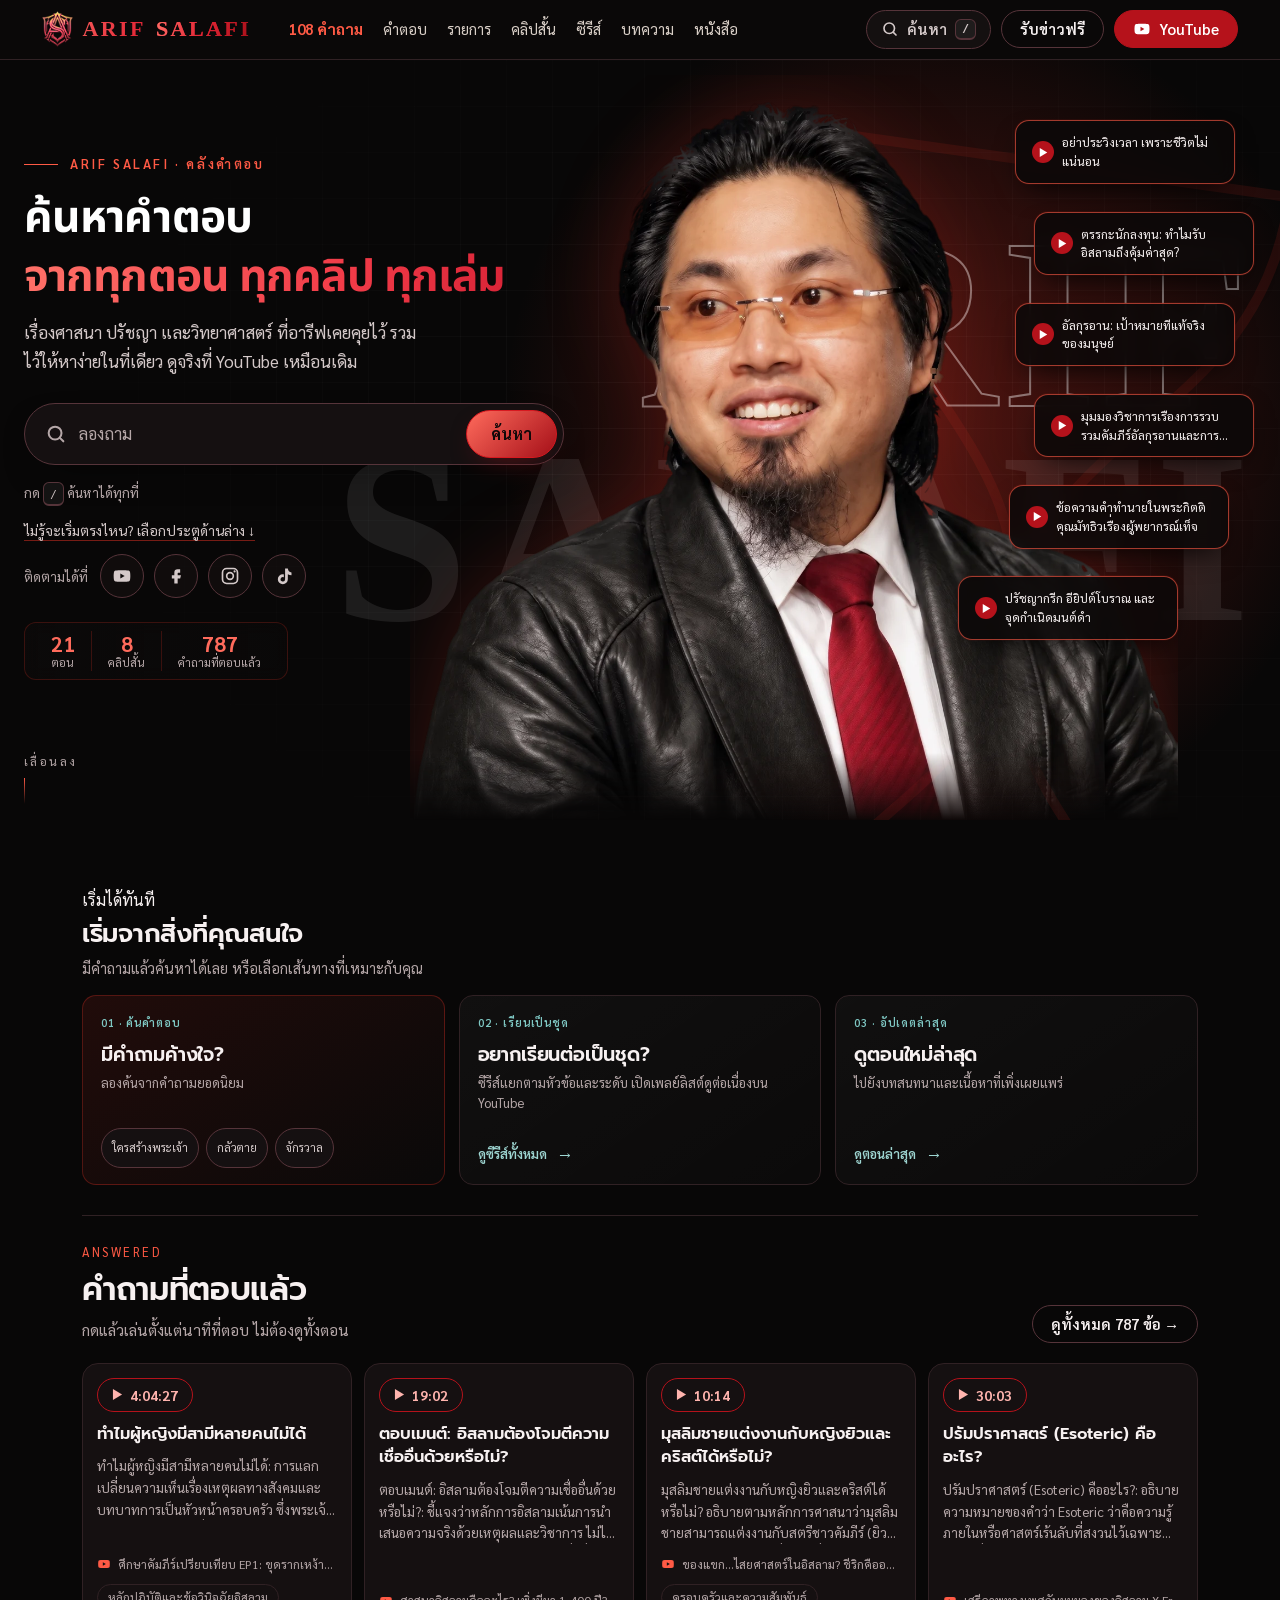
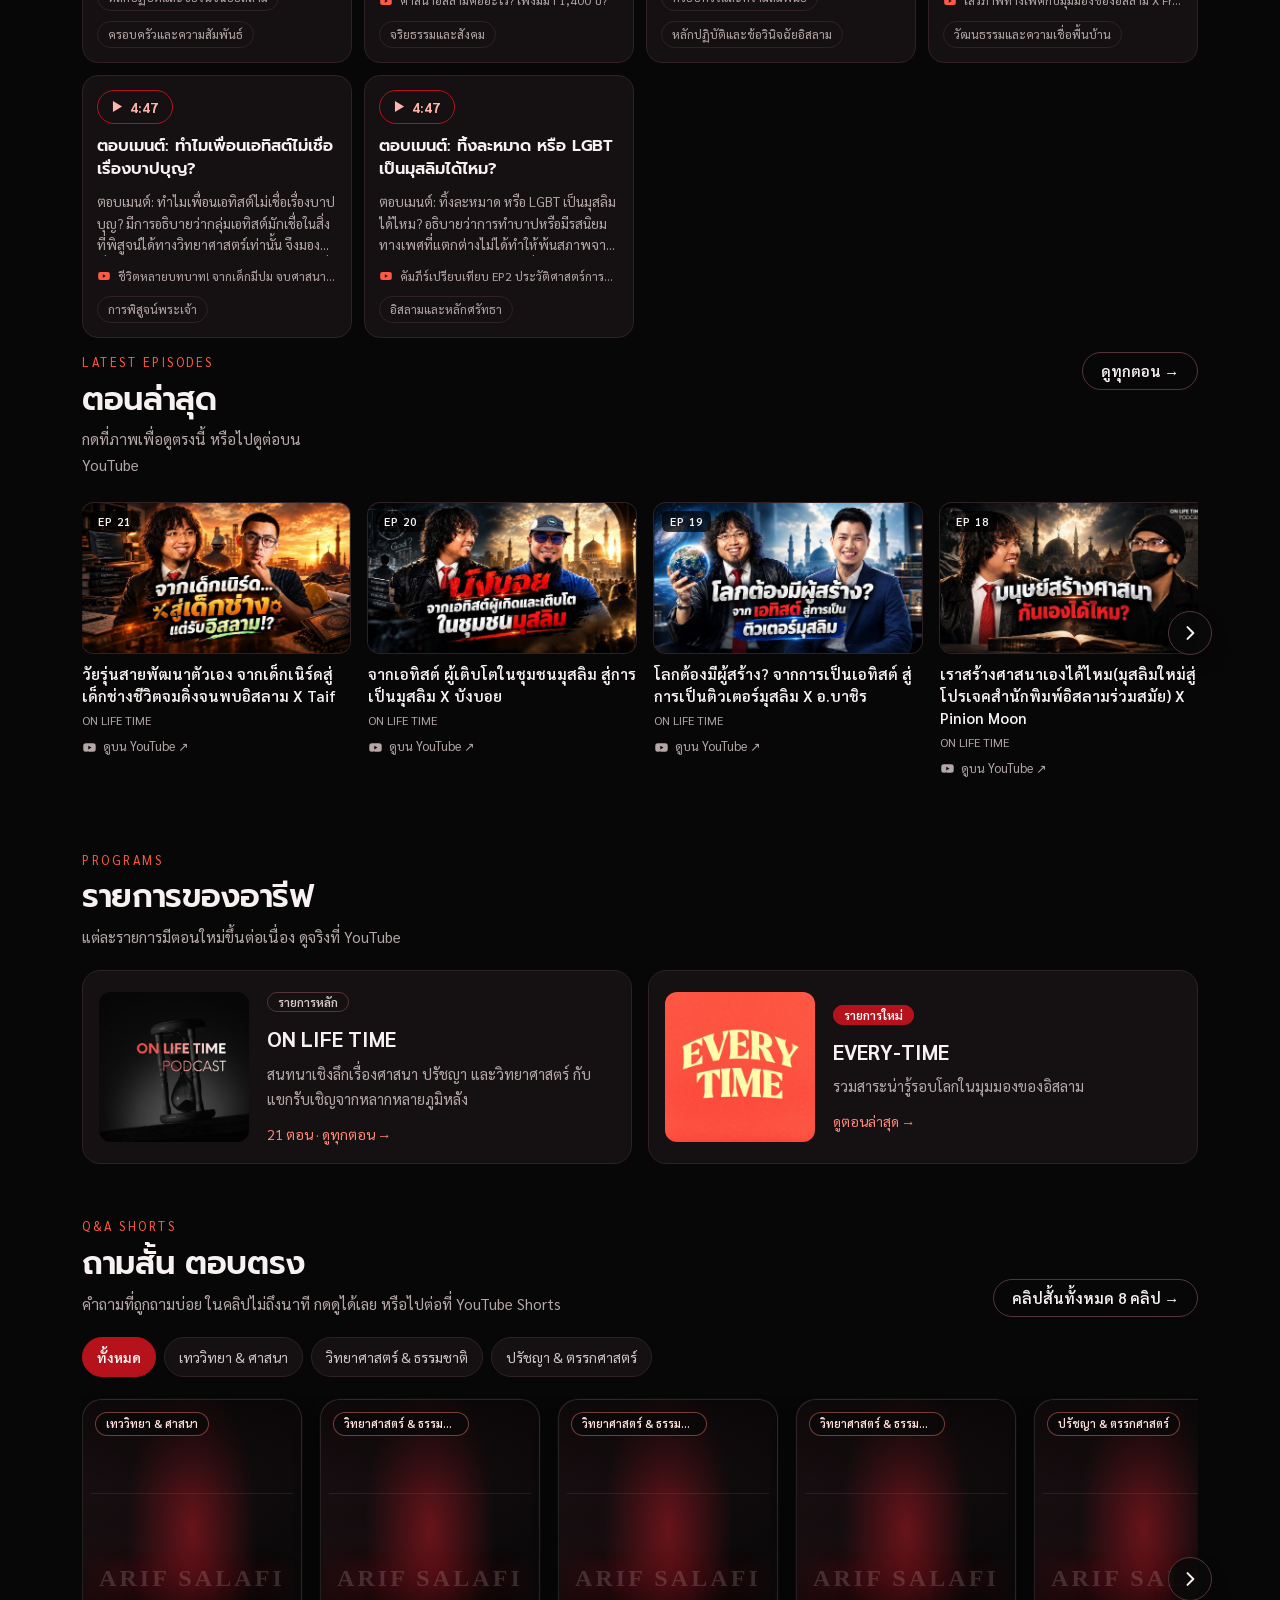
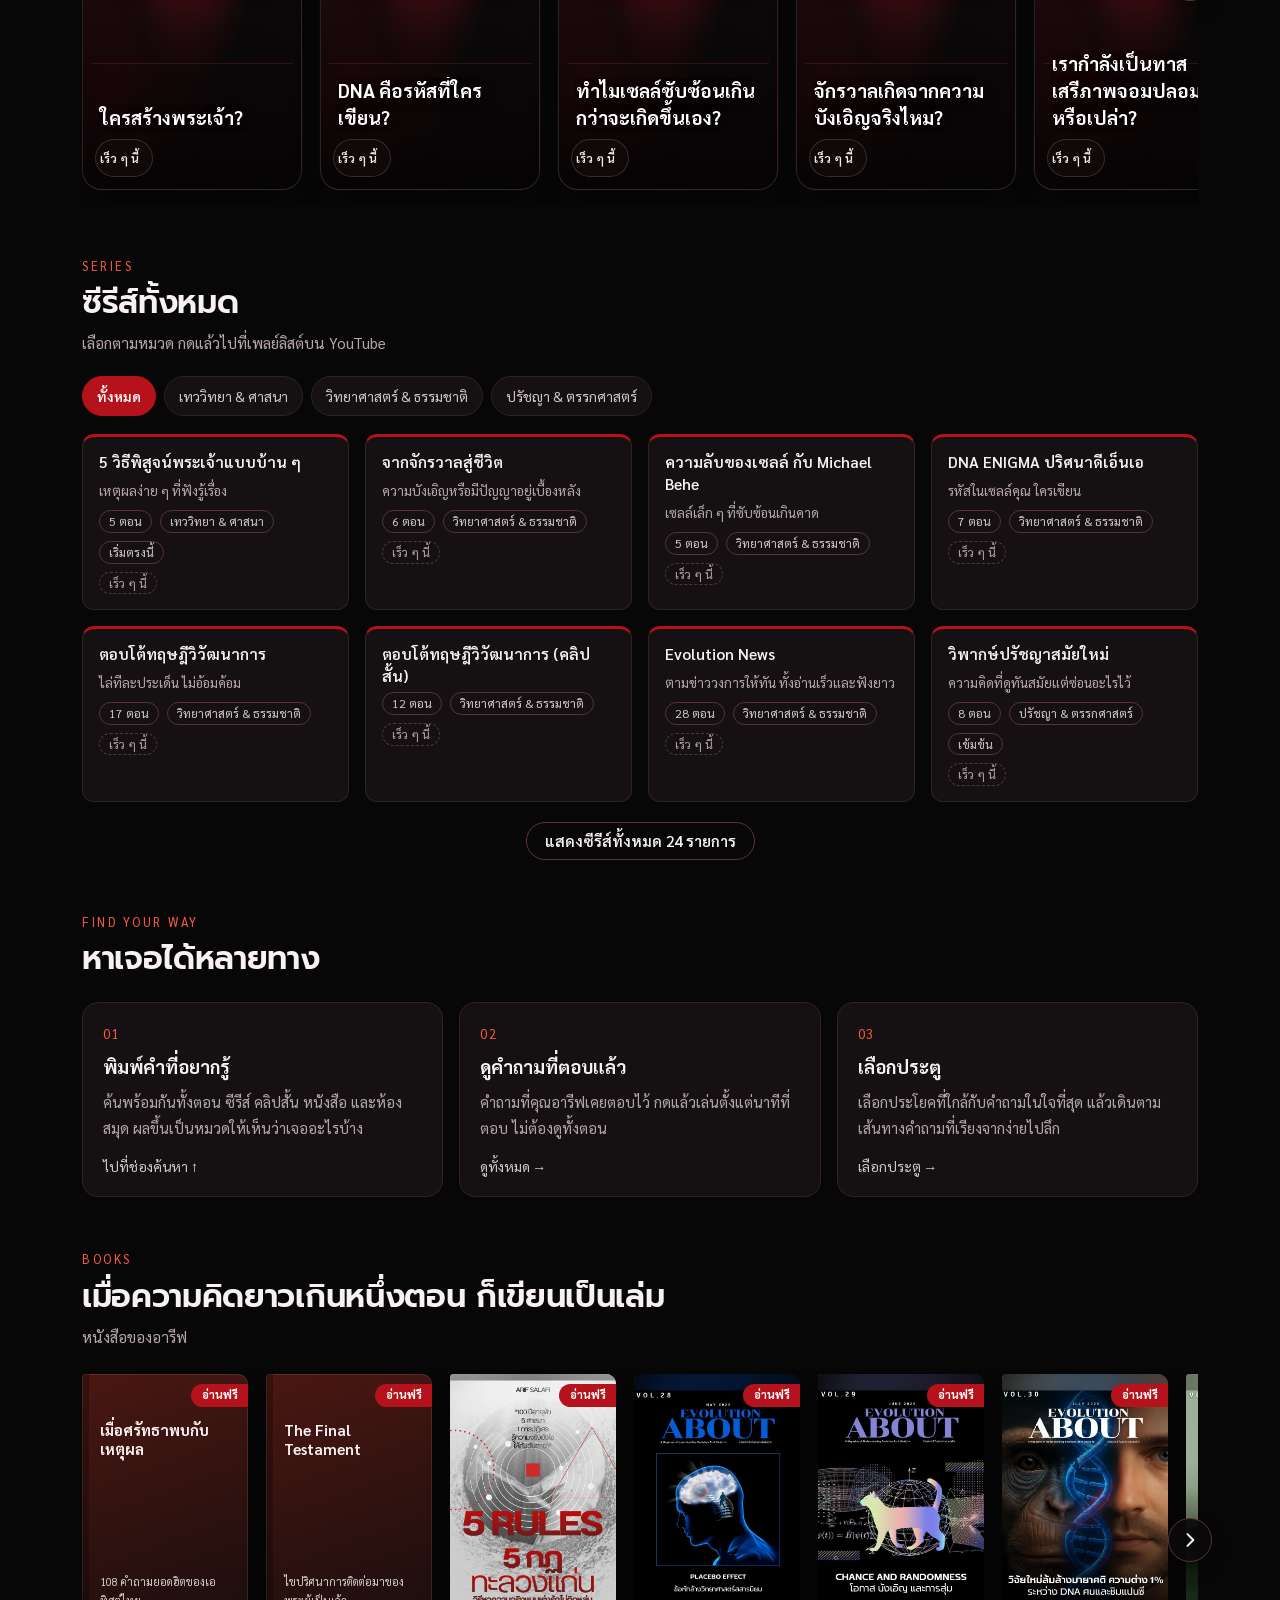
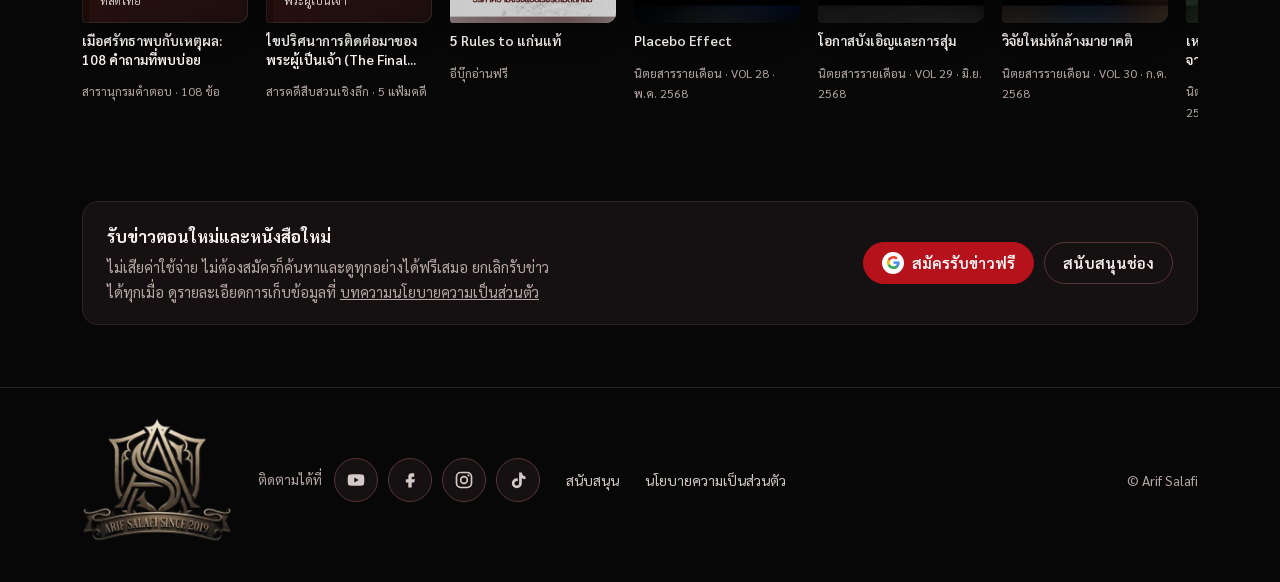
<file: index.html>
<!DOCTYPE html>
<html lang="th">
<head>
<meta charset="utf-8">
<meta name="viewport" content="width=device-width, initial-scale=1, viewport-fit=cover">
<base href="/">
<title>ARIF SALAFI · คลังคำตอบเรื่องศาสนา ปรัชญา วิทยาศาสตร์</title>
<meta name="description" content="ค้นหาคำตอบจากทุกตอน ทุกคลิป ทุกเล่ม ของ Arif Salafi เรื่องศาสนา ปรัชญา และวิทยาศาสตร์ ดูจริงที่ YouTube">
<meta property="og:type" content="website">
<meta property="og:site_name" content="ARIF SALAFI">
<meta property="og:url" content="https://arifsalafi.netlify.app/">
<meta property="og:title" content="ARIF SALAFI · คลังคำตอบเรื่องศาสนา ปรัชญา วิทยาศาสตร์">
<meta property="og:description" content="ค้นหาคำตอบจากทุกตอน ทุกคลิป ทุกเล่ม ของ Arif Salafi เรื่องศาสนา ปรัชญา และวิทยาศาสตร์ ดูจริงที่ YouTube">
<meta property="og:image" content="https://arifsalafi.netlify.app/images/arif-portrait.jpg">
<meta name="twitter:card" content="summary_large_image">
<meta name="twitter:title" content="ARIF SALAFI · คลังคำตอบเรื่องศาสนา ปรัชญา วิทยาศาสตร์">
<meta name="twitter:description" content="ค้นหาคำตอบจากทุกตอน ทุกคลิป ทุกเล่ม ของ Arif Salafi เรื่องศาสนา ปรัชญา และวิทยาศาสตร์ ดูจริงที่ YouTube">
<meta name="twitter:image" content="https://arifsalafi.netlify.app/images/arif-portrait.jpg">
<link rel="canonical" href="https://arifsalafi.netlify.app/">
<meta name="theme-color" content="#0b0909">
<link rel="icon" type="image/png" href="images/favicon.png">
<link rel="apple-touch-icon" href="images/apple-touch-icon.png">
<link rel="preconnect" href="https://fonts.googleapis.com">
<link rel="preconnect" href="https://fonts.gstatic.com" crossorigin>
<link href="https://fonts.googleapis.com/css2?family=Noto+Sans+Thai:wght@400;500;600;700;800&family=Sarabun:wght@300;400;500;600;700;800&family=Prompt:wght@500;600;700&display=swap" rel="stylesheet">
<link rel="stylesheet" href="styles.css">
<link rel="stylesheet" href="theme-v6.css">
<link rel="stylesheet" href="theme-vii.css">
<script>(function(){var p=location.pathname.replace(/\/+$/,"").split("/").pop();if(/^(answers|episodes|shorts|series|books)$/.test(p)){var c=document.documentElement.classList;c.add("view-on");c.add("view-wait")}})()</script>
</head>
<body>
<a class="skip" href="#main">ข้ามไปเนื้อหา</a>
<header class="hdr">
  <div class="hdr-in">
    <a class="logo" href="/" aria-label="ARIF SALAFI หน้าแรก"><img class="logo-mark" src="images/logo.webp" width="31" height="36" alt="">ARIF <span>SALAFI</span></a>
    <nav class="nav" aria-label="เมนูหลัก">
      <a href="/108/" style="color:#FF5A45;font-weight:700">108 คำถาม</a><a href="/answers/">คำตอบ</a><a href="/episodes/">รายการ</a><a href="/shorts/">คลิปสั้น</a><a href="/series/">ซีรีส์</a><a href="/articles/">บทความ</a><a href="/books/">หนังสือ</a><a href="library/" data-lib>ห้องสมุด</a>
    </nav>
    <div class="acts">
      <button type="button" class="btn st" data-open-search aria-label="ค้นหา (กด / )"><svg width="18" height="18" viewBox="0 0 24 24" fill="none" stroke="currentColor" stroke-width="2.2" stroke-linecap="round" aria-hidden="true"><circle cx="11" cy="11" r="7"/><path d="m20 20-3.5-3.5"/></svg><span class="stl">ค้นหา</span><kbd>/</kbd></button>
      <a class="btn btn-line h" href="#news" data-home>รับข่าวฟรี</a>
      <a class="btn btn-yt" id="ytBtn" href="#" target="_blank" rel="noopener"><svg width="18" height="18" viewBox="0 0 24 24" aria-hidden="true"><path fill="currentColor" d="M21.6 7.2a2.5 2.5 0 0 0-1.77-1.77C18.25 5 12 5 12 5s-6.25 0-7.83.43A2.5 2.5 0 0 0 2.4 7.2C2 8.78 2 12 2 12s0 3.22.4 4.8a2.5 2.5 0 0 0 1.77 1.77C5.75 19 12 19 12 19s6.25 0 7.83-.43a2.5 2.5 0 0 0 1.77-1.77C22 15.22 22 12 22 12s0-3.22-.4-4.8ZM10 15V9l5.2 3L10 15Z"/></svg><span><span class="yl">ติดตามช่อง </span>YouTube</span></a> <button type="button" class="btn menu-btn" id="menuBtn" aria-expanded="false" aria-controls="mnav" aria-label="เมนู"><svg width="20" height="20" viewBox="0 0 24 24" fill="none" stroke="currentColor" stroke-width="2.2" stroke-linecap="round" aria-hidden="true"><path d="M4 7h16M4 12h16M4 17h16"/></svg><span class="stl">เมนู</span></button>
    </div>
  </div>
<nav class="mnav" id="mnav" aria-label="เมนูมือถือ" hidden><a href="/">หน้าแรก</a><a href="/108/" style="color:#FF5A45;font-weight:700">108 คำถามเอทิสต์ไทย</a><a href="/answers/">คำตอบ</a><a href="/episodes/">รายการ</a><a href="/shorts/">คลิปสั้น</a><a href="/series/">ซีรีส์</a><a href="/articles/">บทความ</a><a href="/books/">หนังสือ</a><a href="library/" data-lib>ห้องสมุด</a><a href="/#news" data-home class="m-news">รับข่าวฟรี</a></nav></header>

<main id="main">
<section class="hx" id="top" aria-label="ARIF SALAFI">
  <div class="hx-grid" aria-hidden="true"></div><div class="hx-glow" aria-hidden="true"></div>
  <svg class="hx-glass" viewBox="0 0 24 36" fill="none" stroke="currentColor" stroke-width=".35" aria-hidden="true"><path d="M3 2h18M3 34h18M4.5 2c0 8 7.5 9 7.5 16s-7.5 8-7.5 16M19.5 2c0 8-7.5 9-7.5 16s7.5 8 7.5 16"/><path d="M8 30c2-2 6-2 8 0" stroke-width=".5"/></svg>
  <div class="hx-big" id="hxBig" aria-hidden="true"><span class="a">ARIF</span><span class="b">SALAFI</span></div>
  <div class="hx-stage"><div class="hx-pw">
    <div class="hx-who" role="img" aria-label="คุณอารีฟ ซาลาฟี ยิ้ม สวมแจ็กเก็ตหนังสีดำ ผูกเนคไทสีแดง"></div>
  </div><div class="hx-tags" id="hxTags" aria-label="คำถามแนะนำ กดเพื่อเปิดคลิป"></div></div>
  <div class="hx-wrap"><div class="hx-copy">
    <p class="eyebrow">ARIF SALAFI · คลังคำตอบ</p>
    <h1><span class="hx-heading-primary">ค้นหาคำตอบ</span><em class="hx-heading-secondary">จากทุกตอน ทุกคลิป ทุกเล่ม</em></h1>
    <p class="lede">เรื่องศาสนา ปรัชญา และวิทยาศาสตร์ ที่อารีฟเคยคุยไว้ รวมไว้ให้หาง่ายในที่เดียว ดูจริงที่ YouTube เหมือนเดิม</p>
    <div class="hx-cta">
      <button type="button" class="hx-sbar" data-open-search aria-label="ถามคำถามที่ค้างใจ ค้นหาคำตอบ"><svg width="22" height="22" viewBox="0 0 24 24" fill="none" stroke="currentColor" stroke-width="2.2" stroke-linecap="round" aria-hidden="true"><circle cx="11" cy="11" r="7"/><path d="m20 20-3.5-3.5"/></svg><span class="hx-ph" aria-hidden="true"><em>ลองถาม</em> <b id="hxPh">ทำไมคนถึงเลิกนับถือศาสนา</b></span><span class="hx-sgo">ค้นหา</span></button>
      <span class="hx-hint">กด <kbd>/</kbd> ค้นหาได้ทุกที่</span>
    </div>
    <p class="hx-pf"><a href="#quick-start" id="startLink">ไม่รู้จะเริ่มตรงไหน? เลือกประตูด้านล่าง <span aria-hidden="true">↓</span></a></p>
    <div class="soc soc-hero" data-soc><span class="soc-l">ติดตามได้ที่</span><a href="#" data-social="youtube" hidden aria-label="ติดตามบน YouTube" title="YouTube"><svg viewBox="0 0 24 24" aria-hidden="true"><path fill="currentColor" d="M21.6 7.2a2.5 2.5 0 0 0-1.77-1.77C18.25 5 12 5 12 5s-6.25 0-7.83.43A2.5 2.5 0 0 0 2.4 7.2C2 8.78 2 12 2 12s0 3.22.4 4.8a2.5 2.5 0 0 0 1.77 1.77C5.75 19 12 19 12 19s6.25 0 7.83-.43a2.5 2.5 0 0 0 1.77-1.77C22 15.22 22 12 22 12s0-3.22-.4-4.8ZM10 15V9l5.2 3L10 15Z"/></svg></a><a href="#" data-social="facebook" hidden aria-label="ติดตามบน Facebook" title="Facebook"><svg viewBox="0 0 24 24" aria-hidden="true"><path fill="currentColor" d="M14 8h3V4h-3a4 4 0 0 0-4 4v3H7v4h3v6h4v-6h3l1-4h-4V8.6c0-.3.2-.6.6-.6z"/></svg></a><a href="#" data-social="instagram" hidden aria-label="ติดตามบน Instagram" title="Instagram"><svg viewBox="0 0 24 24" aria-hidden="true"><rect x="3" y="3" width="18" height="18" rx="5" fill="none" stroke="currentColor" stroke-width="2"/><circle cx="12" cy="12" r="4" fill="none" stroke="currentColor" stroke-width="2"/><circle cx="17.5" cy="6.5" r="1.3" fill="currentColor"/></svg></a><a href="#" data-social="tiktok" hidden aria-label="ติดตามบน TikTok" title="TikTok"><svg viewBox="0 0 24 24" aria-hidden="true"><path fill="currentColor" d="M16.6 3a5.6 5.6 0 0 0 4.4 4.9v3.3a9 9 0 0 1-4.4-1.4v6.2a6 6 0 1 1-6-6c.4 0 .8 0 1.2.1v3.4a2.7 2.7 0 1 0 1.5 2.5V3z"/></svg></a></div>
    <ul class="hx-stats" id="hxStats" aria-label="ตัวเลขสรุป"></ul>
  </div></div>
  <a class="hx-cue" href="#shows" aria-label="เลื่อนลง">เลื่อนลง<i></i></a>
</section>

<div class="wrap">
  <section id="res" hidden aria-live="polite"></section>
  <div id="home">
    <p class="loading" id="loading">กำลังโหลดข้อมูล…</p>
    <section class="quick-start" id="quick-start" aria-labelledby="quickTitle">
      <div class="dscene" id="doorsWrap" hidden>
        <div class="dscene-in" id="dsceneIn">
          <div class="dart" id="dart" aria-hidden="true"></div><div class="dflood" aria-hidden="true"></div>
          <div class="dwrap">
          <div class="dhero" id="dhero">
            <div class="dr-head"><h2 id="doorsTitle">ตอนนี้คุณอยู่ตรงไหน?</h2><p>เลือกประตูที่ใกล้กับคำถามในใจที่สุด ไม่ต้องรีบเลือกข้าง ไม่มีคำตอบที่ถูกหรือผิด และไม่มีใครถามว่าคุณนับถืออะไร</p></div>
            <div class="dr-hello" id="doorsHello" hidden></div>
            <p class="dscroll" aria-hidden="true">เลื่อนลงเพื่อเลือกประตู ↓</p>
          </div>
          <div class="dstage" id="dstage"><div class="sdoors" id="doors"></div></div>
          </div>
        </div>
      </div>
      <div class="dafter" id="doorsAfter" hidden>
        <p class="dr-note">แต่ละเส้นทางเรียงจากคำถามพื้นฐานไปสู่คำถามที่ลึกขึ้น หยุดตรงไหนก็ได้ และกลับมาทำต่อได้ หรือถ้ามีคำถามเฉพาะเรื่อง เลือกทางลัดด้านล่าง</p>
        <p class="dr-alt" id="doorsAlt" hidden></p>
        <p class="dr-alt" id="doorsGuests" hidden></p>
        <ul class="dr-pledge" id="doorsPledge" hidden></ul>
      </div>
      <div class="quick-head"><p class="ey">เริ่มได้ทันที</p><h2 id="quickTitle">เริ่มจากสิ่งที่คุณสนใจ</h2><p>มีคำถามแล้วค้นหาได้เลย หรือเลือกเส้นทางที่เหมาะกับคุณ</p></div>
      <div class="quick-grid">
        <article class="quick-card quick-search">
          <span class="quick-num">01 · ค้นคำตอบ</span><h3>มีคำถามค้างใจ?</h3><p>ลองค้นจากคำถามยอดนิยม</p>
          <div class="quick-chips"><button type="button" class="chip" data-q="ใครสร้างพระเจ้า">ใครสร้างพระเจ้า</button><button type="button" class="chip" data-q="กลัวตาย">กลัวตาย</button><button type="button" class="chip" data-q="จักรวาล">จักรวาล</button></div>
        </article>
        <article class="quick-card">
          <span class="quick-num">02 · เรียนเป็นชุด</span><h3>อยากเรียนต่อเป็นชุด?</h3><p>ซีรีส์แยกตามหัวข้อและระดับ เปิดเพลย์ลิสต์ดูต่อเนื่องบน YouTube</p><a class="quick-link" href="/series/">ดูซีรีส์ทั้งหมด <span aria-hidden="true">→</span></a>
        </article>
        <article class="quick-card">
          <span class="quick-num">03 · อัปเดตล่าสุด</span><h3>ดูตอนใหม่ล่าสุด</h3><p>ไปยังบทสนทนาและเนื้อหาที่เพิ่งเผยแพร่</p><a class="quick-link" href="#latest">ดูตอนล่าสุด <span aria-hidden="true">→</span></a>
        </article>
      </div>
    </section>
    <section class="sec" id="answers" aria-labelledby="ansT" hidden>
      <div class="sh"><div><p class="ey">ANSWERED</p><h2 id="ansT">คำถามที่ตอบแล้ว</h2><p>กดแล้วเล่นตั้งแต่นาทีที่ตอบ ไม่ต้องดูทั้งตอน</p></div><a class="btn btn-line" href="#answers" id="ansAll">ดูทั้งหมด →</a></div>
      <div class="agrid" id="ansGrid"></div>
    </section>

    <section class="sec" id="artSec" aria-labelledby="artT" hidden>
      <div class="sh"><div><p class="ey">ARTICLES</p><h2 id="artT">บทความ</h2><p>อ่านต่อได้ทุกที่ เรียบเรียงจากคลิปและงานเขียนของคุณอารีฟ</p></div><a class="btn btn-line" href="/articles/" id="allArts">บทความทั้งหมด →</a></div>
      <div class="art-grid" id="artHome"></div>
    </section>
    <section class="sec" id="shows" aria-labelledby="shwT" hidden>
      <div class="sh"><div><p class="ey">PROGRAMS</p><h2 id="shwT">รายการของอารีฟ</h2><p>แต่ละรายการมีตอนใหม่ขึ้นต่อเนื่อง ดูจริงที่ YouTube</p></div></div>
      <div class="prog" id="progList"></div>
    </section>

    <section class="sec" id="shorts" aria-labelledby="shT" hidden>
      <div class="sh"><div><p class="ey">Q&amp;A SHORTS</p><h2 id="shT">ถามสั้น ตอบตรง</h2><p>คำถามที่ถูกถามบ่อย ในคลิปไม่ถึงนาที กดดูได้เลย หรือไปต่อที่ YouTube Shorts</p></div><a class="btn btn-line" href="#clips" id="shAll">คลิปสั้นทั้งหมด →</a></div>
      <div class="pill-row" id="shpills"></div>
      <div class="car" id="shcar" data-st="A"></div>
    </section>

    <section class="sec" id="latest" aria-labelledby="epT" hidden>
      <div class="sh"><div><p class="ey">LATEST EPISODES</p><h2 id="epT">ตอนล่าสุด</h2><p>กดที่ภาพเพื่อดูตรงนี้ หรือไปดูต่อบน YouTube</p></div><a class="btn btn-line" href="#all=ep" id="allEps">ดูทุกตอน →</a></div>
      <div class="car" id="epcar"></div>
    </section>

    <section class="sec" id="series" aria-labelledby="srT" hidden>
      <div class="sh"><div><p class="ey">SERIES</p><h2 id="srT">ซีรีส์ทั้งหมด</h2><p>เลือกตามหมวด กดแล้วไปที่เพลย์ลิสต์บน YouTube</p></div></div>
      <div class="pill-row" id="srpills"></div>
      <div class="sgrid" id="srgrid"></div>
      <div class="more"><button class="btn btn-line" type="button" id="srMore" hidden>แสดงซีรีส์ทั้งหมด</button></div>
    </section>

    <section class="sec" id="how" aria-labelledby="hwT" hidden>
      <div class="sh"><div><p class="ey">FIND YOUR WAY</p><h2 id="hwT">หาเจอได้หลายทาง</h2></div></div>
      <div class="how">
        <a class="hc" href="#" data-open-search id="howFocus"><span class="n">01</span><h3>พิมพ์คำที่อยากรู้</h3><p>ค้นพร้อมกันทั้งตอน ซีรีส์ คลิปสั้น หนังสือ และห้องสมุด ผลขึ้นเป็นหมวดให้เห็นว่าเจออะไรบ้าง</p><span class="go">ไปที่ช่องค้นหา ↑</span></a>
        <a class="hc" href="#answers" id="howAns"><span class="n">02</span><h3>ดูคำถามที่ตอบแล้ว</h3><p>คำถามที่คุณอารีฟเคยตอบไว้ กดแล้วเล่นตั้งแต่นาทีที่ตอบ ไม่ต้องดูทั้งตอน</p><span class="go">ดูทั้งหมด →</span></a>
        <a class="hc" href="#quick-start" id="howDoors"><span class="n">03</span><h3>เลือกประตู</h3><p>เลือกประโยคที่ใกล้กับคำถามในใจที่สุด แล้วเดินตามเส้นทางคำถามที่เรียงจากง่ายไปลึก</p><span class="go">เลือกประตู →</span></a>
      </div>
    </section>

    <section class="sec" id="books" aria-labelledby="bkT" hidden>
      <div class="sh"><div><p class="ey">BOOKS</p><h2 id="bkT">เมื่อความคิดยาวเกินหนึ่งตอน ก็เขียนเป็นเล่ม</h2><p>หนังสือของอารีฟ</p></div></div>
      <div class="car" id="bkcar"></div>
    </section>

    <section class="sec" id="library" aria-labelledby="lbT" data-lib>
      <div class="lib">
        <div>
          <p class="ey">ห้องสมุดรัตติกาล · WORKSPACE &amp; STUDIO</p>
          <h2 id="lbT">ยืมหนังสือฟรี <span id="libN">หลายร้อย</span> เล่ม<br>เดินตามคำถามไปกับหนังสือบนชั้น</h2>
          <p>ห้องสมุดส่วนตัวของอารีฟ เปิดให้ยืมฟรี เลือกคำถามที่ค้างในใจ แล้วดูว่าหนังสือเล่มไหนช่วยตอบได้ ค้นหาตามชื่อ ผู้เขียน หรือหัวข้อก็ได้</p>
          <a class="btn btn-gold" href="library/">เข้าห้องสมุด →</a>
        </div>
        <div class="stack" id="lstack" aria-hidden="true"></div>
      </div>
    </section>

    <section class="sec" id="news" aria-labelledby="nwT">
      <div class="strip">
        <div><h3 id="nwT">รับข่าวตอนใหม่และหนังสือใหม่</h3><p>ไม่เสียค่าใช้จ่าย ไม่ต้องสมัครก็ค้นหาและดูทุกอย่างได้ฟรีเสมอ ยกเลิกรับข่าวได้ทุกเมื่อ ดูรายละเอียดการเก็บข้อมูลที่ <a href="/articles/">บทความ</a><a href="privacy.html">นโยบายความเป็นส่วนตัว</a></p></div>
        <div style="display:flex;gap:10px;flex-wrap:wrap"><button class="btn btn-gold" type="button" id="subB"><span class="gdot" aria-hidden="true"><svg width="13" height="13" viewBox="0 0 48 48"><path fill="#EA4335" d="M24 9.5c3.5 0 6.6 1.2 9.1 3.6l6.8-6.8C35.8 2.4 30.3 0 24 0 14.6 0 6.5 5.4 2.6 13.2l7.9 6.1C12.4 13.6 17.7 9.5 24 9.5z"/><path fill="#4285F4" d="M46.5 24.5c0-1.6-.1-3.1-.4-4.5H24v9h12.7c-.6 3-2.3 5.5-4.8 7.2l7.5 5.8c4.4-4.1 7.1-10.1 7.1-17.5z"/><path fill="#FBBC05" d="M10.5 28.7a14.5 14.5 0 0 1 0-9.4l-7.9-6.1a24 24 0 0 0 0 21.6l7.9-6.1z"/><path fill="#34A853" d="M24 48c6.5 0 11.9-2.1 15.9-5.8l-7.5-5.8c-2.1 1.4-4.9 2.3-8.4 2.3-6.3 0-11.6-4.1-13.5-9.8l-7.9 6.1C6.5 42.6 14.6 48 24 48z"/></svg></span><span class="lbl">สมัครรับข่าวฟรี</span></button>
        <a class="btn btn-line" href="support.html">สนับสนุนช่อง</a></div>
      </div>
      <p class="ft-note" id="subNote" hidden aria-live="polite"></p>
    </section>
  </div>
</div>
</main>

<footer class="ftr">
  <div class="wrap ftr-in">
    <span class="ftr-logo"><img src="images/logo-banner.webp" width="150" height="124" alt="ARIF SALAFI since 2019" loading="lazy"></span>
    <div class="soc soc-f" data-soc><span class="soc-l">ติดตามได้ที่</span><a href="#" data-social="youtube" hidden aria-label="ติดตามบน YouTube" title="YouTube"><svg viewBox="0 0 24 24" aria-hidden="true"><path fill="currentColor" d="M21.6 7.2a2.5 2.5 0 0 0-1.77-1.77C18.25 5 12 5 12 5s-6.25 0-7.83.43A2.5 2.5 0 0 0 2.4 7.2C2 8.78 2 12 2 12s0 3.22.4 4.8a2.5 2.5 0 0 0 1.77 1.77C5.75 19 12 19 12 19s6.25 0 7.83-.43a2.5 2.5 0 0 0 1.77-1.77C22 15.22 22 12 22 12s0-3.22-.4-4.8ZM10 15V9l5.2 3L10 15Z"/></svg></a><a href="#" data-social="facebook" hidden aria-label="ติดตามบน Facebook" title="Facebook"><svg viewBox="0 0 24 24" aria-hidden="true"><path fill="currentColor" d="M14 8h3V4h-3a4 4 0 0 0-4 4v3H7v4h3v6h4v-6h3l1-4h-4V8.6c0-.3.2-.6.6-.6z"/></svg></a><a href="#" data-social="instagram" hidden aria-label="ติดตามบน Instagram" title="Instagram"><svg viewBox="0 0 24 24" aria-hidden="true"><rect x="3" y="3" width="18" height="18" rx="5" fill="none" stroke="currentColor" stroke-width="2"/><circle cx="12" cy="12" r="4" fill="none" stroke="currentColor" stroke-width="2"/><circle cx="17.5" cy="6.5" r="1.3" fill="currentColor"/></svg></a><a href="#" data-social="tiktok" hidden aria-label="ติดตามบน TikTok" title="TikTok"><svg viewBox="0 0 24 24" aria-hidden="true"><path fill="currentColor" d="M16.6 3a5.6 5.6 0 0 0 4.4 4.9v3.3a9 9 0 0 1-4.4-1.4v6.2a6 6 0 1 1-6-6c.4 0 .8 0 1.2.1v3.4a2.7 2.7 0 1 0 1.5 2.5V3z"/></svg></a></div>
    <a href="library/" data-lib>ห้องสมุดรัตติกาล</a><a href="support.html">สนับสนุน</a><a href="privacy.html">นโยบายความเป็นส่วนตัว</a>
    <span class="sp">© Arif Salafi</span>
  </div>
</footer>

<dialog class="srd" id="sr" aria-label="ค้นหา">
  <div class="sr-top">
    <svg width="24" height="24" viewBox="0 0 24 24" fill="none" stroke="currentColor" stroke-width="2.3" stroke-linecap="round" aria-hidden="true"><circle cx="11" cy="11" r="7"/><path d="m20 20-3.5-3.5"/></svg>
    <label class="sr" for="q">ค้นหา</label>
    <input id="q" type="text" inputmode="search" placeholder="พิมพ์คำถามหรือคำที่อยากรู้ เช่น ทำไมคนถึงเลิกนับถือศาสนา" autocomplete="off" enterkeyhint="search">
    <button class="sr-clear-q" type="button" id="srClearQ" aria-label="ล้างคำค้น" hidden><svg width="16" height="16" viewBox="0 0 24 24" fill="none" stroke="currentColor" stroke-width="2.4" stroke-linecap="round" aria-hidden="true"><path d="M6 6l12 12M18 6L6 18"/></svg></button>
    <button class="sr-x" type="button" id="srx">ปิด <kbd>Esc</kbd></button>
  </div>
  <div class="sr-cats" id="srCats" role="group" aria-label="กรองตามหมวด"></div>
  <div class="sr-advanced">
    <button class="sr-advanced-toggle" type="button" id="srAdvancedToggle" aria-expanded="false" aria-controls="srAdvancedPanel"><span aria-hidden="true">☷</span> ตัวกรองขั้นสูง <span class="sr-advanced-count" id="srAdvancedCount" hidden></span><span class="sr-advanced-caret" aria-hidden="true">⌄</span></button>
    <div class="sr-advanced-panel" id="srAdvancedPanel" hidden>
      <label class="sr-filter-field"><span>หมวดหมู่</span><select id="srCategory"><option value="">ทุกหมวดหมู่</option></select></label>
      <label class="sr-filter-field"><span>เรียงผลลัพธ์</span><select id="srSort"><option value="relevance">เกี่ยวข้องที่สุด</option><option value="newest">ใหม่ล่าสุด</option></select></label>
      <button class="sr-advanced-reset" type="button" id="srAdvancedReset">ล้างตัวกรองขั้นสูง</button>
    </div>
  </div>
  <div class="sr-body" id="srb" aria-live="polite"></div>
  <div class="sr-foot"><span><kbd>↑</kbd><kbd>↓</kbd> เลือก</span><span><kbd>Enter</kbd> เปิด</span><span><kbd>Esc</kbd> ปิด</span></div>
</dialog>

<dialog class="vm" id="vm" aria-labelledby="vmT">
  <div class="vm-h"><h3 id="vmT"></h3><button class="vm-x" type="button" id="vmX" aria-label="ปิด">✕</button></div>
  <div class="vm-box wide" id="vmBox"></div>
  <p class="vm-sum" id="vmSum" hidden></p>
  <div class="vm-f"><a class="btn btn-yt" id="vmYt" href="#" target="_blank" rel="noopener">ดูต่อบน YouTube ↗</a><button class="btn btn-line" type="button" id="vmClose">ปิด</button><a class="vm-sup" href="support.html">เลี้ยงกาแฟทีมงานสักแก้ว →</a></div>
</dialog>

<script src="config.js"></script>
<script src="data-fallback.js"></script>
<script src="article-covers.js"></script>
<script src="app.js"></script>
</body>
</html>
</file>
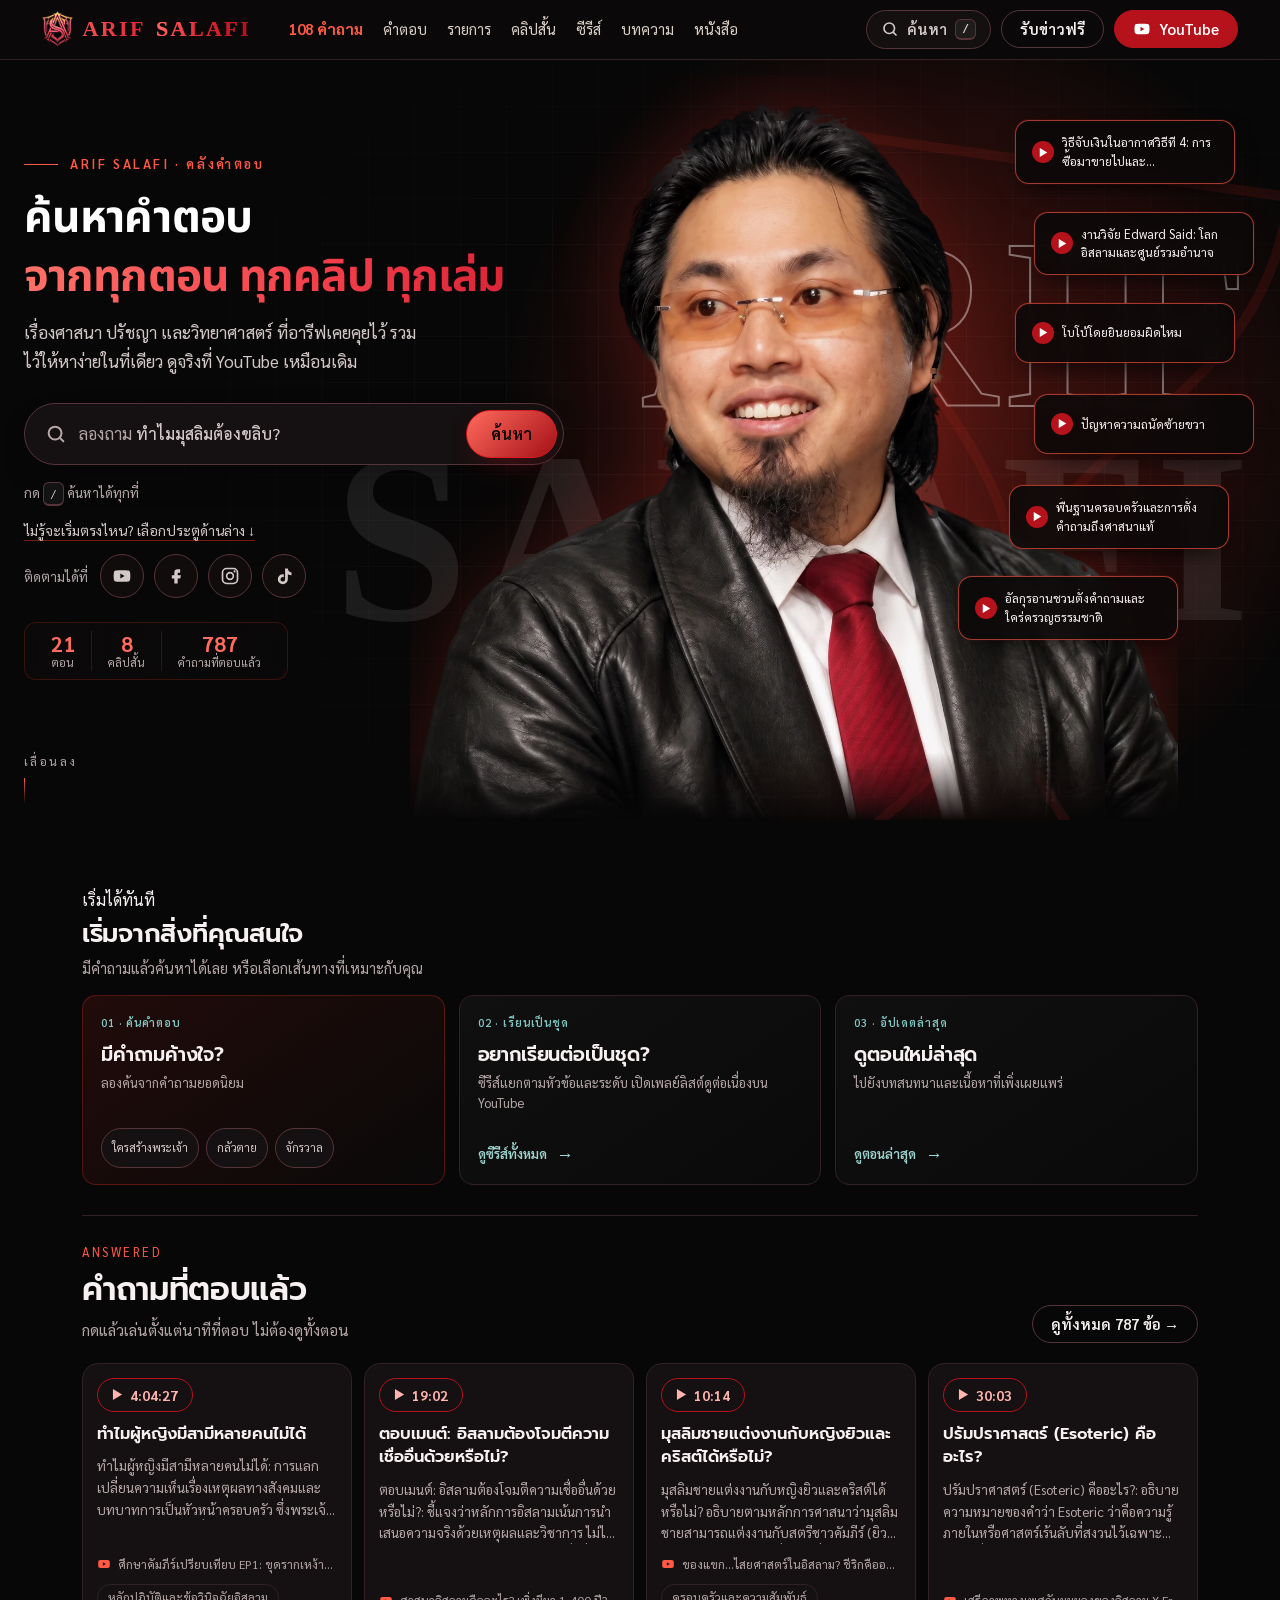
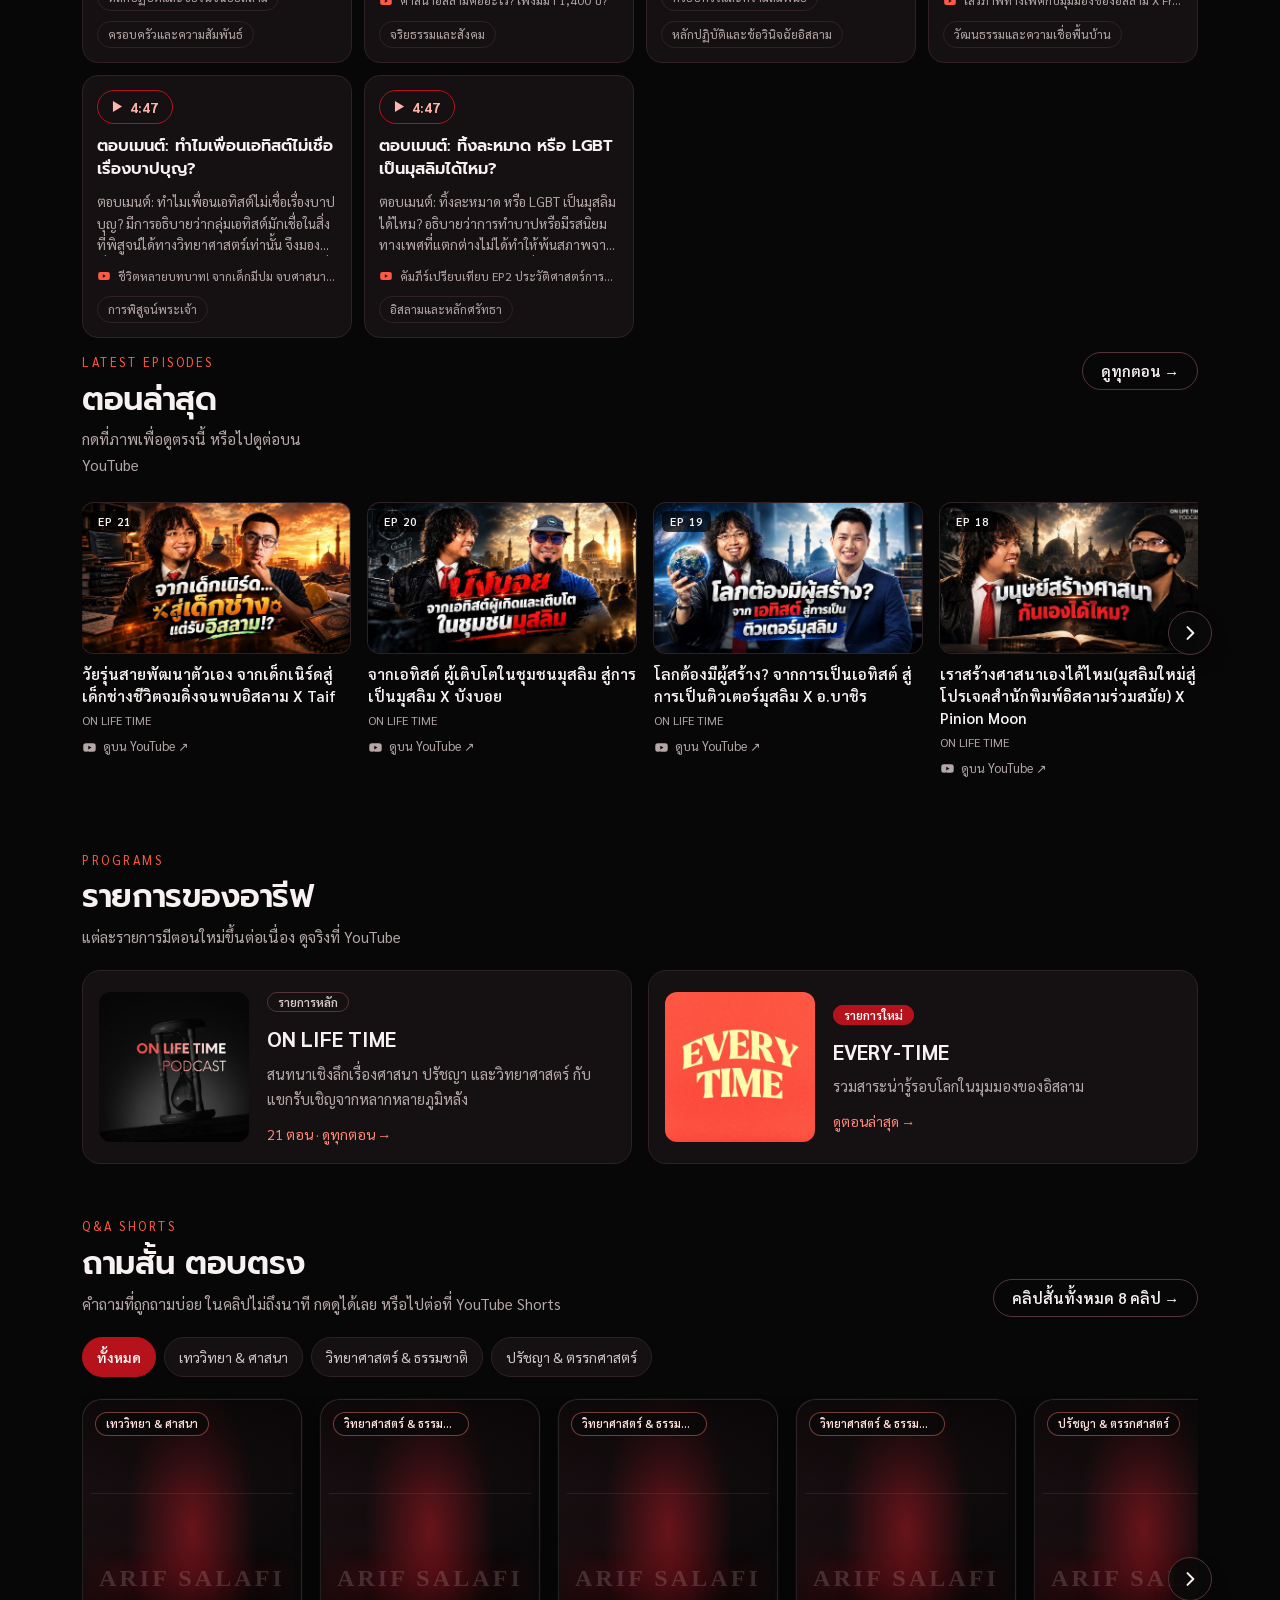
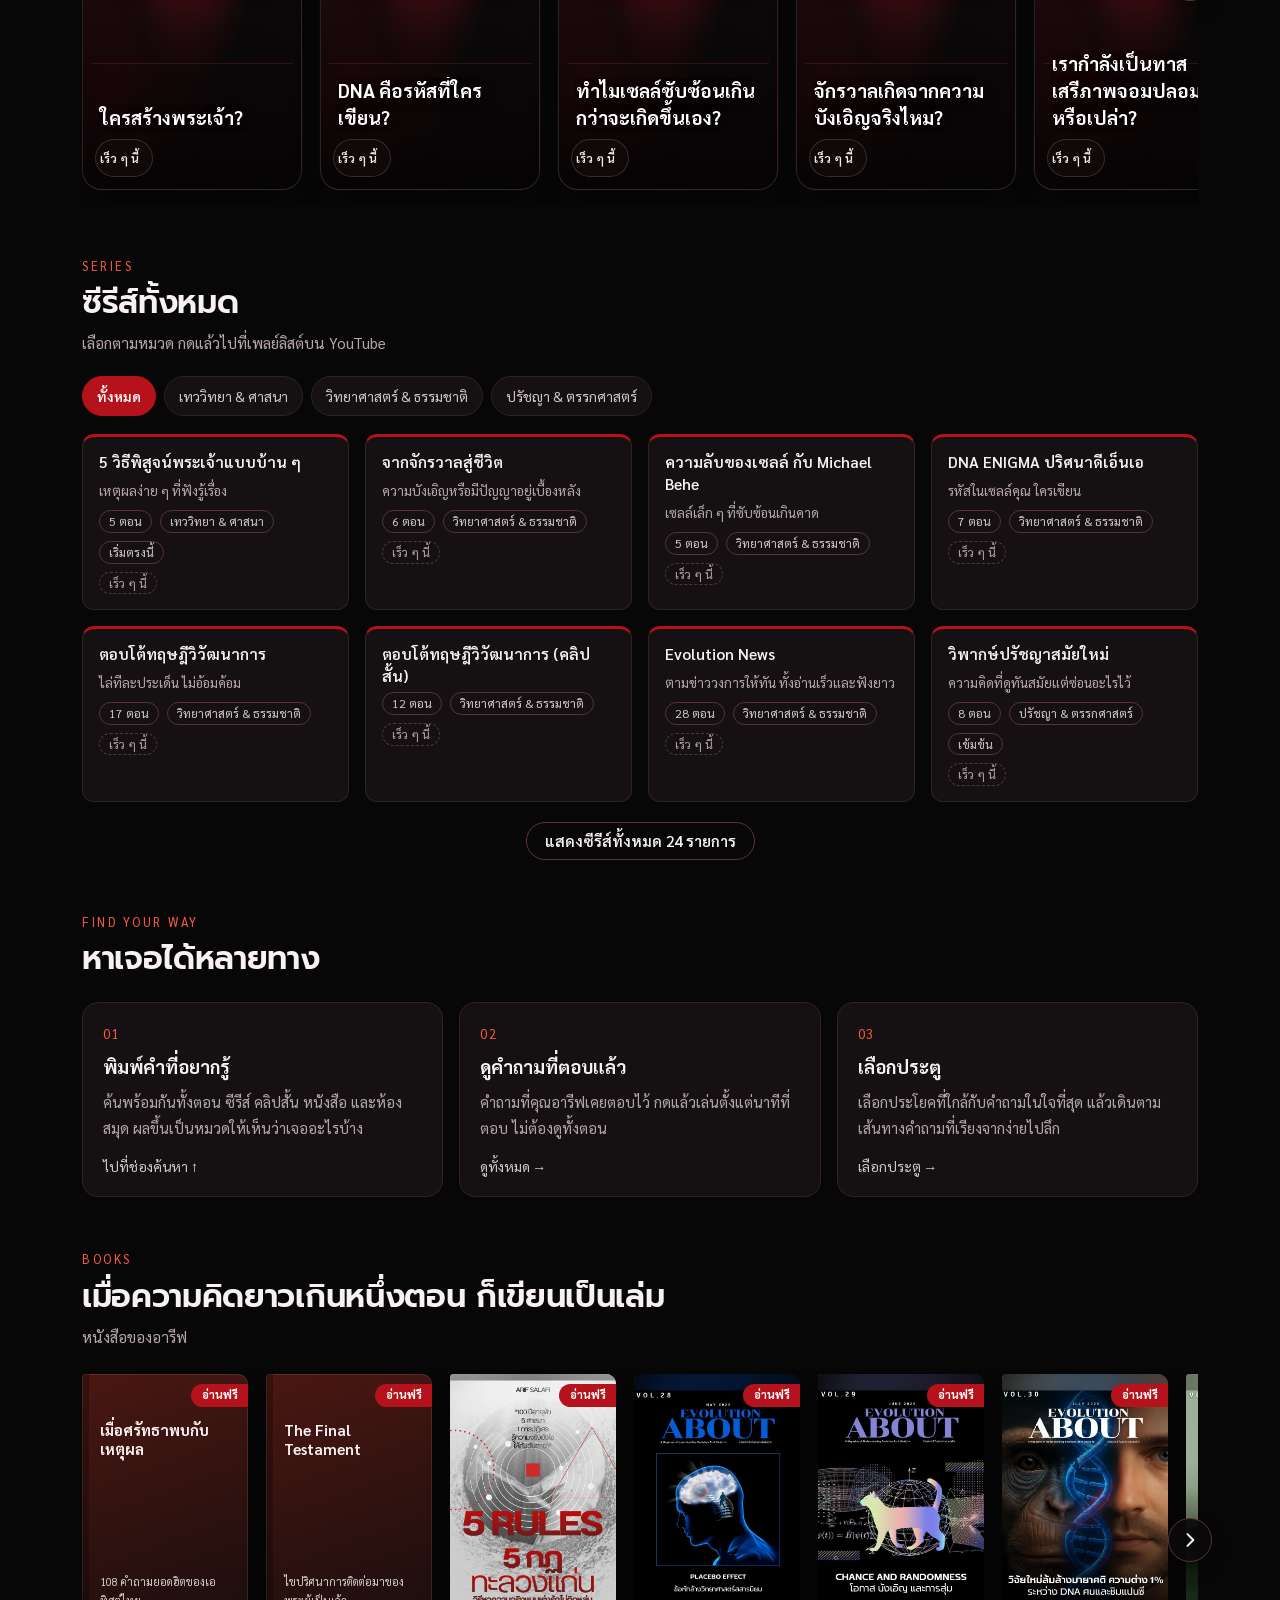
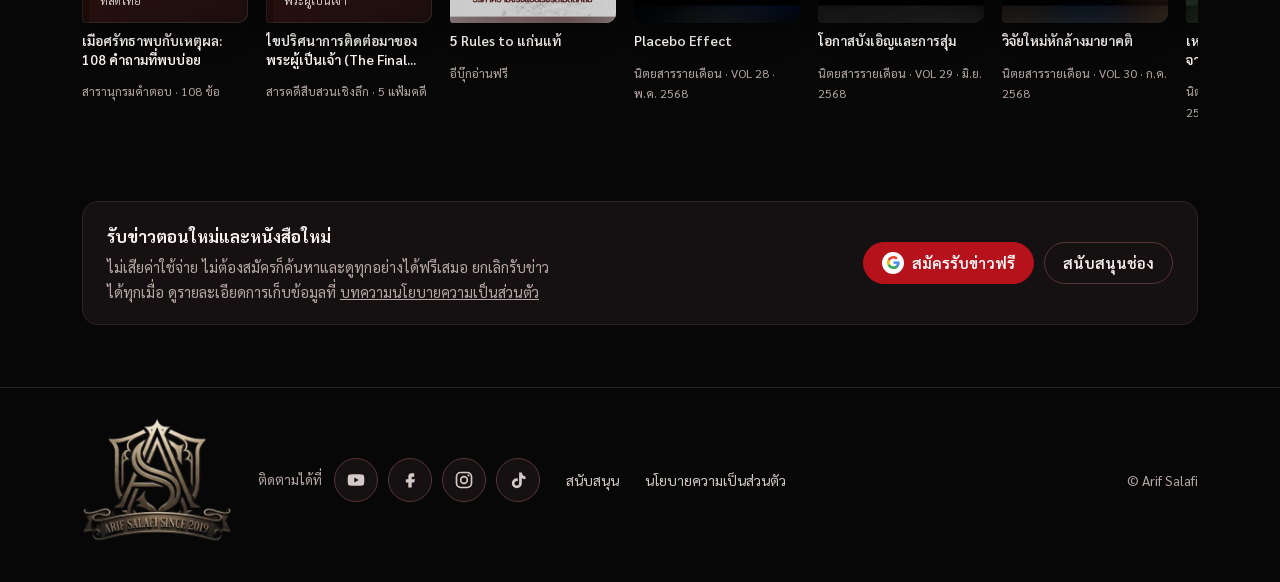
<file: articles/index.html>
<!DOCTYPE html>
<html lang="th">
<head>
<meta charset="utf-8">
<meta name="viewport" content="width=device-width, initial-scale=1, viewport-fit=cover">
<base href="/">
<title>บทความ | ARIF SALAFI</title>
<meta name="description" content="บทความจาก Arif Salafi เรียบเรียงจากคลิปและงานเขียน เรื่องศาสนา ปรัชญา และวิทยาศาสตร์">
<meta property="og:type" content="website">
<meta property="og:site_name" content="ARIF SALAFI">
<meta property="og:url" content="https://arifsalafi.netlify.app/articles/">
<meta property="og:title" content="บทความ | ARIF SALAFI">
<meta property="og:description" content="บทความจาก Arif Salafi เรียบเรียงจากคลิปและงานเขียน เรื่องศาสนา ปรัชญา และวิทยาศาสตร์">
<meta property="og:image" content="https://arifsalafi.netlify.app/images/arif-portrait.jpg">
<meta name="twitter:card" content="summary_large_image">
<meta name="twitter:title" content="บทความ | ARIF SALAFI">
<meta name="twitter:description" content="บทความจาก Arif Salafi เรียบเรียงจากคลิปและงานเขียน เรื่องศาสนา ปรัชญา และวิทยาศาสตร์">
<meta name="twitter:image" content="https://arifsalafi.netlify.app/images/arif-portrait.jpg">
<link rel="canonical" href="https://arifsalafi.netlify.app/articles/">
<meta name="theme-color" content="#0b0909">
<link rel="icon" type="image/png" href="images/favicon.png">
<link rel="apple-touch-icon" href="images/apple-touch-icon.png">
<link rel="preconnect" href="https://fonts.googleapis.com">
<link rel="preconnect" href="https://fonts.gstatic.com" crossorigin>
<link href="https://fonts.googleapis.com/css2?family=Noto+Sans+Thai:wght@400;500;600;700;800&family=Sarabun:wght@300;400;500;600;700;800&family=Prompt:wght@500;600;700&display=swap" rel="stylesheet">
<link rel="stylesheet" href="styles.css">
<link rel="stylesheet" href="theme-v6.css">
<link rel="stylesheet" href="theme-vii.css">
<script>(function(){var p=location.pathname.replace(/\/+$/,"").split("/").pop();if(/^(answers|episodes|shorts|series|books)$/.test(p)){var c=document.documentElement.classList;c.add("view-on");c.add("view-wait")}})()</script>
</head>
<body>
<a class="skip" href="#main">ข้ามไปเนื้อหา</a>
<header class="hdr">
  <div class="hdr-in">
    <a class="logo" href="/" aria-label="ARIF SALAFI หน้าแรก"><img class="logo-mark" src="images/logo.webp" width="31" height="36" alt="">ARIF <span>SALAFI</span></a>
    <nav class="nav" aria-label="เมนูหลัก">
      <a href="/108/" style="color:#FF5A45;font-weight:700">108 คำถาม</a><a href="/answers/">คำตอบ</a><a href="/episodes/">รายการ</a><a href="/shorts/">คลิปสั้น</a><a href="/series/">ซีรีส์</a><a class="on" href="/articles/">บทความ</a><a href="/books/">หนังสือ</a><a href="library/" data-lib>ห้องสมุด</a>
    </nav>
    <div class="acts">
      <button type="button" class="btn st" data-open-search aria-label="ค้นหา (กด / )"><svg width="18" height="18" viewBox="0 0 24 24" fill="none" stroke="currentColor" stroke-width="2.2" stroke-linecap="round" aria-hidden="true"><circle cx="11" cy="11" r="7"/><path d="m20 20-3.5-3.5"/></svg><span class="stl">ค้นหา</span><kbd>/</kbd></button>
      <a class="btn btn-line h" href="#news" data-home>รับข่าวฟรี</a>
      <a class="btn btn-yt" id="ytBtn" href="#" target="_blank" rel="noopener"><svg width="18" height="18" viewBox="0 0 24 24" aria-hidden="true"><path fill="currentColor" d="M21.6 7.2a2.5 2.5 0 0 0-1.77-1.77C18.25 5 12 5 12 5s-6.25 0-7.83.43A2.5 2.5 0 0 0 2.4 7.2C2 8.78 2 12 2 12s0 3.22.4 4.8a2.5 2.5 0 0 0 1.77 1.77C5.75 19 12 19 12 19s6.25 0 7.83-.43a2.5 2.5 0 0 0 1.77-1.77C22 15.22 22 12 22 12s0-3.22-.4-4.8ZM10 15V9l5.2 3L10 15Z"/></svg><span><span class="yl">ติดตามช่อง </span>YouTube</span></a> <button type="button" class="btn menu-btn" id="menuBtn" aria-expanded="false" aria-controls="mnav" aria-label="เมนู"><svg width="20" height="20" viewBox="0 0 24 24" fill="none" stroke="currentColor" stroke-width="2.2" stroke-linecap="round" aria-hidden="true"><path d="M4 7h16M4 12h16M4 17h16"/></svg><span class="stl">เมนู</span></button>
    </div>
  </div>
<nav class="mnav" id="mnav" aria-label="เมนูมือถือ" hidden><a href="/">หน้าแรก</a><a href="/108/" style="color:#FF5A45;font-weight:700">108 คำถามเอทิสต์ไทย</a><a href="/answers/">คำตอบ</a><a href="/episodes/">รายการ</a><a href="/shorts/">คลิปสั้น</a><a href="/series/">ซีรีส์</a><a href="/articles/">บทความ</a><a href="/books/">หนังสือ</a><a href="library/" data-lib>ห้องสมุด</a><a href="/#news" data-home class="m-news">รับข่าวฟรี</a></nav></header>

<main id="main">
<section class="hx" id="top" aria-label="ARIF SALAFI">
  <div class="hx-grid" aria-hidden="true"></div><div class="hx-glow" aria-hidden="true"></div>
  <svg class="hx-glass" viewBox="0 0 24 36" fill="none" stroke="currentColor" stroke-width=".35" aria-hidden="true"><path d="M3 2h18M3 34h18M4.5 2c0 8 7.5 9 7.5 16s-7.5 8-7.5 16M19.5 2c0 8-7.5 9-7.5 16s7.5 8 7.5 16"/><path d="M8 30c2-2 6-2 8 0" stroke-width=".5"/></svg>
  <div class="hx-big" id="hxBig" aria-hidden="true"><span class="a">ARIF</span><span class="b">SALAFI</span></div>
  <div class="hx-stage"><div class="hx-pw">
    <div class="hx-who" role="img" aria-label="คุณอารีฟ ซาลาฟี ยิ้ม สวมแจ็กเก็ตหนังสีดำ ผูกเนคไทสีแดง"></div>
  </div><div class="hx-tags" id="hxTags" aria-label="คำถามแนะนำ กดเพื่อเปิดคลิป"></div></div>
  <div class="hx-wrap"><div class="hx-copy">
    <p class="eyebrow">ARIF SALAFI · คลังคำตอบ</p>
    <h1><span class="hx-heading-primary">ค้นหาคำตอบ</span><em class="hx-heading-secondary">จากทุกตอน ทุกคลิป ทุกเล่ม</em></h1>
    <p class="lede">เรื่องศาสนา ปรัชญา และวิทยาศาสตร์ ที่อารีฟเคยคุยไว้ รวมไว้ให้หาง่ายในที่เดียว ดูจริงที่ YouTube เหมือนเดิม</p>
    <div class="hx-cta">
      <button type="button" class="hx-sbar" data-open-search aria-label="ถามคำถามที่ค้างใจ ค้นหาคำตอบ"><svg width="22" height="22" viewBox="0 0 24 24" fill="none" stroke="currentColor" stroke-width="2.2" stroke-linecap="round" aria-hidden="true"><circle cx="11" cy="11" r="7"/><path d="m20 20-3.5-3.5"/></svg><span class="hx-ph" aria-hidden="true"><em>ลองถาม</em> <b id="hxPh">ทำไมคนถึงเลิกนับถือศาสนา</b></span><span class="hx-sgo">ค้นหา</span></button>
      <span class="hx-hint">กด <kbd>/</kbd> ค้นหาได้ทุกที่</span>
    </div>
    <p class="hx-pf"><a href="#quick-start" id="startLink">ไม่รู้จะเริ่มตรงไหน? เลือกประตูด้านล่าง <span aria-hidden="true">↓</span></a></p>
    <div class="soc soc-hero" data-soc><span class="soc-l">ติดตามได้ที่</span><a href="#" data-social="youtube" hidden aria-label="ติดตามบน YouTube" title="YouTube"><svg viewBox="0 0 24 24" aria-hidden="true"><path fill="currentColor" d="M21.6 7.2a2.5 2.5 0 0 0-1.77-1.77C18.25 5 12 5 12 5s-6.25 0-7.83.43A2.5 2.5 0 0 0 2.4 7.2C2 8.78 2 12 2 12s0 3.22.4 4.8a2.5 2.5 0 0 0 1.77 1.77C5.75 19 12 19 12 19s6.25 0 7.83-.43a2.5 2.5 0 0 0 1.77-1.77C22 15.22 22 12 22 12s0-3.22-.4-4.8ZM10 15V9l5.2 3L10 15Z"/></svg></a><a href="#" data-social="facebook" hidden aria-label="ติดตามบน Facebook" title="Facebook"><svg viewBox="0 0 24 24" aria-hidden="true"><path fill="currentColor" d="M14 8h3V4h-3a4 4 0 0 0-4 4v3H7v4h3v6h4v-6h3l1-4h-4V8.6c0-.3.2-.6.6-.6z"/></svg></a><a href="#" data-social="instagram" hidden aria-label="ติดตามบน Instagram" title="Instagram"><svg viewBox="0 0 24 24" aria-hidden="true"><rect x="3" y="3" width="18" height="18" rx="5" fill="none" stroke="currentColor" stroke-width="2"/><circle cx="12" cy="12" r="4" fill="none" stroke="currentColor" stroke-width="2"/><circle cx="17.5" cy="6.5" r="1.3" fill="currentColor"/></svg></a><a href="#" data-social="tiktok" hidden aria-label="ติดตามบน TikTok" title="TikTok"><svg viewBox="0 0 24 24" aria-hidden="true"><path fill="currentColor" d="M16.6 3a5.6 5.6 0 0 0 4.4 4.9v3.3a9 9 0 0 1-4.4-1.4v6.2a6 6 0 1 1-6-6c.4 0 .8 0 1.2.1v3.4a2.7 2.7 0 1 0 1.5 2.5V3z"/></svg></a></div>
    <ul class="hx-stats" id="hxStats" aria-label="ตัวเลขสรุป"></ul>
  </div></div>
  <a class="hx-cue" href="#shows" aria-label="เลื่อนลง">เลื่อนลง<i></i></a>
</section>

<div class="wrap">
  <section id="res" aria-live="polite"><article class="route-seo"><p class="ey">ARIF SALAFI · คลังคำตอบ</p><h1>ซีรีส์ทั้งหมด</h1><p>เลือกเรียนรู้เป็นชุดตามหัวข้อและระดับพื้นฐาน เปิดเพลย์ลิสต์เพื่อดูเนื้อหาต่อเนื่องบน YouTube.</p><p>คลังคำตอบด้านศาสนา ปรัชญา และวิทยาศาสตร์ รวมเนื้อหาจากตอน คลิปสั้น ซีรีส์ และหนังสือไว้ให้ค้นต่อได้ง่าย</p><a class="btn btn-line" href="/episodes/">ดูตอนทั้งหมด →</a><nav aria-label="สำรวจหน้าหลัก"><a href="/answers/">คำถามที่ตอบแล้ว</a> · <a href="/episodes/">ตอนทั้งหมด</a> · <a href="/shorts/">คลิปสั้น</a> · <a href="/series/">ซีรีส์</a> · <a href="/books/">หนังสือ</a></nav></article></section>
  <div id="home" hidden>
    <p class="loading" id="loading">กำลังโหลดข้อมูล…</p>
    <section class="quick-start" id="quick-start" aria-labelledby="quickTitle">
      <div class="dscene" id="doorsWrap" hidden>
        <div class="dscene-in" id="dsceneIn">
          <div class="dart" id="dart" aria-hidden="true"></div><div class="dflood" aria-hidden="true"></div>
          <div class="dwrap">
          <div class="dhero" id="dhero">
            <div class="dr-head"><h2 id="doorsTitle">ตอนนี้คุณอยู่ตรงไหน?</h2><p>เลือกประตูที่ใกล้กับคำถามในใจที่สุด ไม่ต้องรีบเลือกข้าง ไม่มีคำตอบที่ถูกหรือผิด และไม่มีใครถามว่าคุณนับถืออะไร</p></div>
            <div class="dr-hello" id="doorsHello" hidden></div>
            <p class="dscroll" aria-hidden="true">เลื่อนลงเพื่อเลือกประตู ↓</p>
          </div>
          <div class="dstage" id="dstage"><div class="sdoors" id="doors"></div></div>
          </div>
        </div>
      </div>
      <div class="dafter" id="doorsAfter" hidden>
        <p class="dr-note">แต่ละเส้นทางเรียงจากคำถามพื้นฐานไปสู่คำถามที่ลึกขึ้น หยุดตรงไหนก็ได้ และกลับมาทำต่อได้ หรือถ้ามีคำถามเฉพาะเรื่อง เลือกทางลัดด้านล่าง</p>
        <p class="dr-alt" id="doorsAlt" hidden></p>
        <p class="dr-alt" id="doorsGuests" hidden></p>
        <ul class="dr-pledge" id="doorsPledge" hidden></ul>
      </div>
      <div class="quick-head"><p class="ey">เริ่มได้ทันที</p><h2 id="quickTitle">เริ่มจากสิ่งที่คุณสนใจ</h2><p>มีคำถามแล้วค้นหาได้เลย หรือเลือกเส้นทางที่เหมาะกับคุณ</p></div>
      <div class="quick-grid">
        <article class="quick-card quick-search">
          <span class="quick-num">01 · ค้นคำตอบ</span><h3>มีคำถามค้างใจ?</h3><p>ลองค้นจากคำถามยอดนิยม</p>
          <div class="quick-chips"><button type="button" class="chip" data-q="ใครสร้างพระเจ้า">ใครสร้างพระเจ้า</button><button type="button" class="chip" data-q="กลัวตาย">กลัวตาย</button><button type="button" class="chip" data-q="จักรวาล">จักรวาล</button></div>
        </article>
        <article class="quick-card">
          <span class="quick-num">02 · เรียนเป็นชุด</span><h3>อยากเรียนต่อเป็นชุด?</h3><p>ซีรีส์แยกตามหัวข้อและระดับ เปิดเพลย์ลิสต์ดูต่อเนื่องบน YouTube</p><a class="quick-link" href="/series/">ดูซีรีส์ทั้งหมด <span aria-hidden="true">→</span></a>
        </article>
        <article class="quick-card">
          <span class="quick-num">03 · อัปเดตล่าสุด</span><h3>ดูตอนใหม่ล่าสุด</h3><p>ไปยังบทสนทนาและเนื้อหาที่เพิ่งเผยแพร่</p><a class="quick-link" href="#latest">ดูตอนล่าสุด <span aria-hidden="true">→</span></a>
        </article>
      </div>
    </section>
    <section class="sec" id="answers" aria-labelledby="ansT" hidden>
      <div class="sh"><div><p class="ey">ANSWERED</p><h2 id="ansT">คำถามที่ตอบแล้ว</h2><p>กดแล้วเล่นตั้งแต่นาทีที่ตอบ ไม่ต้องดูทั้งตอน</p></div><a class="btn btn-line" href="#answers" id="ansAll">ดูทั้งหมด →</a></div>
      <div class="agrid" id="ansGrid"></div>
    </section>

    <section class="sec" id="artSec" aria-labelledby="artT" hidden>
      <div class="sh"><div><p class="ey">ARTICLES</p><h2 id="artT">บทความ</h2><p>อ่านต่อได้ทุกที่ เรียบเรียงจากคลิปและงานเขียนของคุณอารีฟ</p></div><a class="btn btn-line" href="/articles/" id="allArts">บทความทั้งหมด →</a></div>
      <div class="art-grid" id="artHome"></div>
    </section>
    <section class="sec" id="shows" aria-labelledby="shwT" hidden>
      <div class="sh"><div><p class="ey">PROGRAMS</p><h2 id="shwT">รายการของอารีฟ</h2><p>แต่ละรายการมีตอนใหม่ขึ้นต่อเนื่อง ดูจริงที่ YouTube</p></div></div>
      <div class="prog" id="progList"></div>
    </section>

    <section class="sec" id="shorts" aria-labelledby="shT" hidden>
      <div class="sh"><div><p class="ey">Q&amp;A SHORTS</p><h2 id="shT">ถามสั้น ตอบตรง</h2><p>คำถามที่ถูกถามบ่อย ในคลิปไม่ถึงนาที กดดูได้เลย หรือไปต่อที่ YouTube Shorts</p></div><a class="btn btn-line" href="#clips" id="shAll">คลิปสั้นทั้งหมด →</a></div>
      <div class="pill-row" id="shpills"></div>
      <div class="car" id="shcar" data-st="A"></div>
    </section>

    <section class="sec" id="latest" aria-labelledby="epT" hidden>
      <div class="sh"><div><p class="ey">LATEST EPISODES</p><h2 id="epT">ตอนล่าสุด</h2><p>กดที่ภาพเพื่อดูตรงนี้ หรือไปดูต่อบน YouTube</p></div><a class="btn btn-line" href="#all=ep" id="allEps">ดูทุกตอน →</a></div>
      <div class="car" id="epcar"></div>
    </section>

    <section class="sec" id="series" aria-labelledby="srT" hidden>
      <div class="sh"><div><p class="ey">SERIES</p><h2 id="srT">ซีรีส์ทั้งหมด</h2><p>เลือกตามหมวด กดแล้วไปที่เพลย์ลิสต์บน YouTube</p></div></div>
      <div class="pill-row" id="srpills"></div>
      <div class="sgrid" id="srgrid"></div>
      <div class="more"><button class="btn btn-line" type="button" id="srMore" hidden>แสดงซีรีส์ทั้งหมด</button></div>
    </section>

    <section class="sec" id="how" aria-labelledby="hwT" hidden>
      <div class="sh"><div><p class="ey">FIND YOUR WAY</p><h2 id="hwT">หาเจอได้หลายทาง</h2></div></div>
      <div class="how">
        <a class="hc" href="#" data-open-search id="howFocus"><span class="n">01</span><h3>พิมพ์คำที่อยากรู้</h3><p>ค้นพร้อมกันทั้งตอน ซีรีส์ คลิปสั้น หนังสือ และห้องสมุด ผลขึ้นเป็นหมวดให้เห็นว่าเจออะไรบ้าง</p><span class="go">ไปที่ช่องค้นหา ↑</span></a>
        <a class="hc" href="#answers" id="howAns"><span class="n">02</span><h3>ดูคำถามที่ตอบแล้ว</h3><p>คำถามที่คุณอารีฟเคยตอบไว้ กดแล้วเล่นตั้งแต่นาทีที่ตอบ ไม่ต้องดูทั้งตอน</p><span class="go">ดูทั้งหมด →</span></a>
        <a class="hc" href="#quick-start" id="howDoors"><span class="n">03</span><h3>เลือกประตู</h3><p>เลือกประโยคที่ใกล้กับคำถามในใจที่สุด แล้วเดินตามเส้นทางคำถามที่เรียงจากง่ายไปลึก</p><span class="go">เลือกประตู →</span></a>
      </div>
    </section>

    <section class="sec" id="books" aria-labelledby="bkT" hidden>
      <div class="sh"><div><p class="ey">BOOKS</p><h2 id="bkT">เมื่อความคิดยาวเกินหนึ่งตอน ก็เขียนเป็นเล่ม</h2><p>หนังสือของอารีฟ</p></div></div>
      <div class="car" id="bkcar"></div>
    </section>

    <section class="sec" id="library" aria-labelledby="lbT" data-lib>
      <div class="lib">
        <div>
          <p class="ey">ห้องสมุดรัตติกาล · WORKSPACE &amp; STUDIO</p>
          <h2 id="lbT">ยืมหนังสือฟรี <span id="libN">หลายร้อย</span> เล่ม<br>เดินตามคำถามไปกับหนังสือบนชั้น</h2>
          <p>ห้องสมุดส่วนตัวของอารีฟ เปิดให้ยืมฟรี เลือกคำถามที่ค้างในใจ แล้วดูว่าหนังสือเล่มไหนช่วยตอบได้ ค้นหาตามชื่อ ผู้เขียน หรือหัวข้อก็ได้</p>
          <a class="btn btn-gold" href="library/">เข้าห้องสมุด →</a>
        </div>
        <div class="stack" id="lstack" aria-hidden="true"></div>
      </div>
    </section>

    <section class="sec" id="news" aria-labelledby="nwT">
      <div class="strip">
        <div><h3 id="nwT">รับข่าวตอนใหม่และหนังสือใหม่</h3><p>ไม่เสียค่าใช้จ่าย ไม่ต้องสมัครก็ค้นหาและดูทุกอย่างได้ฟรีเสมอ ยกเลิกรับข่าวได้ทุกเมื่อ ดูรายละเอียดการเก็บข้อมูลที่ <a href="/articles/">บทความ</a><a href="privacy.html">นโยบายความเป็นส่วนตัว</a></p></div>
        <div style="display:flex;gap:10px;flex-wrap:wrap"><button class="btn btn-gold" type="button" id="subB"><span class="gdot" aria-hidden="true"><svg width="13" height="13" viewBox="0 0 48 48"><path fill="#EA4335" d="M24 9.5c3.5 0 6.6 1.2 9.1 3.6l6.8-6.8C35.8 2.4 30.3 0 24 0 14.6 0 6.5 5.4 2.6 13.2l7.9 6.1C12.4 13.6 17.7 9.5 24 9.5z"/><path fill="#4285F4" d="M46.5 24.5c0-1.6-.1-3.1-.4-4.5H24v9h12.7c-.6 3-2.3 5.5-4.8 7.2l7.5 5.8c4.4-4.1 7.1-10.1 7.1-17.5z"/><path fill="#FBBC05" d="M10.5 28.7a14.5 14.5 0 0 1 0-9.4l-7.9-6.1a24 24 0 0 0 0 21.6l7.9-6.1z"/><path fill="#34A853" d="M24 48c6.5 0 11.9-2.1 15.9-5.8l-7.5-5.8c-2.1 1.4-4.9 2.3-8.4 2.3-6.3 0-11.6-4.1-13.5-9.8l-7.9 6.1C6.5 42.6 14.6 48 24 48z"/></svg></span><span class="lbl">สมัครรับข่าวฟรี</span></button>
        <a class="btn btn-line" href="support.html">สนับสนุนช่อง</a></div>
      </div>
      <p class="ft-note" id="subNote" hidden aria-live="polite"></p>
    </section>
  </div>
</div>
</main>

<footer class="ftr">
  <div class="wrap ftr-in">
    <span class="ftr-logo"><img src="images/logo-banner.webp" width="150" height="124" alt="ARIF SALAFI since 2019" loading="lazy"></span>
    <div class="soc soc-f" data-soc><span class="soc-l">ติดตามได้ที่</span><a href="#" data-social="youtube" hidden aria-label="ติดตามบน YouTube" title="YouTube"><svg viewBox="0 0 24 24" aria-hidden="true"><path fill="currentColor" d="M21.6 7.2a2.5 2.5 0 0 0-1.77-1.77C18.25 5 12 5 12 5s-6.25 0-7.83.43A2.5 2.5 0 0 0 2.4 7.2C2 8.78 2 12 2 12s0 3.22.4 4.8a2.5 2.5 0 0 0 1.77 1.77C5.75 19 12 19 12 19s6.25 0 7.83-.43a2.5 2.5 0 0 0 1.77-1.77C22 15.22 22 12 22 12s0-3.22-.4-4.8ZM10 15V9l5.2 3L10 15Z"/></svg></a><a href="#" data-social="facebook" hidden aria-label="ติดตามบน Facebook" title="Facebook"><svg viewBox="0 0 24 24" aria-hidden="true"><path fill="currentColor" d="M14 8h3V4h-3a4 4 0 0 0-4 4v3H7v4h3v6h4v-6h3l1-4h-4V8.6c0-.3.2-.6.6-.6z"/></svg></a><a href="#" data-social="instagram" hidden aria-label="ติดตามบน Instagram" title="Instagram"><svg viewBox="0 0 24 24" aria-hidden="true"><rect x="3" y="3" width="18" height="18" rx="5" fill="none" stroke="currentColor" stroke-width="2"/><circle cx="12" cy="12" r="4" fill="none" stroke="currentColor" stroke-width="2"/><circle cx="17.5" cy="6.5" r="1.3" fill="currentColor"/></svg></a><a href="#" data-social="tiktok" hidden aria-label="ติดตามบน TikTok" title="TikTok"><svg viewBox="0 0 24 24" aria-hidden="true"><path fill="currentColor" d="M16.6 3a5.6 5.6 0 0 0 4.4 4.9v3.3a9 9 0 0 1-4.4-1.4v6.2a6 6 0 1 1-6-6c.4 0 .8 0 1.2.1v3.4a2.7 2.7 0 1 0 1.5 2.5V3z"/></svg></a></div>
    <a href="library/" data-lib>ห้องสมุดรัตติกาล</a><a href="support.html">สนับสนุน</a><a href="privacy.html">นโยบายความเป็นส่วนตัว</a>
    <span class="sp">© Arif Salafi</span>
  </div>
</footer>

<dialog class="srd" id="sr" aria-label="ค้นหา">
  <div class="sr-top">
    <svg width="24" height="24" viewBox="0 0 24 24" fill="none" stroke="currentColor" stroke-width="2.3" stroke-linecap="round" aria-hidden="true"><circle cx="11" cy="11" r="7"/><path d="m20 20-3.5-3.5"/></svg>
    <label class="sr" for="q">ค้นหา</label>
    <input id="q" type="text" inputmode="search" placeholder="พิมพ์คำถามหรือคำที่อยากรู้ เช่น ทำไมคนถึงเลิกนับถือศาสนา" autocomplete="off" enterkeyhint="search">
    <button class="sr-clear-q" type="button" id="srClearQ" aria-label="ล้างคำค้น" hidden><svg width="16" height="16" viewBox="0 0 24 24" fill="none" stroke="currentColor" stroke-width="2.4" stroke-linecap="round" aria-hidden="true"><path d="M6 6l12 12M18 6L6 18"/></svg></button>
    <button class="sr-x" type="button" id="srx">ปิด <kbd>Esc</kbd></button>
  </div>
  <div class="sr-cats" id="srCats" role="group" aria-label="กรองตามหมวด"></div>
  <div class="sr-advanced">
    <button class="sr-advanced-toggle" type="button" id="srAdvancedToggle" aria-expanded="false" aria-controls="srAdvancedPanel"><span aria-hidden="true">☷</span> ตัวกรองขั้นสูง <span class="sr-advanced-count" id="srAdvancedCount" hidden></span><span class="sr-advanced-caret" aria-hidden="true">⌄</span></button>
    <div class="sr-advanced-panel" id="srAdvancedPanel" hidden>
      <label class="sr-filter-field"><span>หมวดหมู่</span><select id="srCategory"><option value="">ทุกหมวดหมู่</option></select></label>
      <label class="sr-filter-field"><span>เรียงผลลัพธ์</span><select id="srSort"><option value="relevance">เกี่ยวข้องที่สุด</option><option value="newest">ใหม่ล่าสุด</option></select></label>
      <button class="sr-advanced-reset" type="button" id="srAdvancedReset">ล้างตัวกรองขั้นสูง</button>
    </div>
  </div>
  <div class="sr-body" id="srb" aria-live="polite"></div>
  <div class="sr-foot"><span><kbd>↑</kbd><kbd>↓</kbd> เลือก</span><span><kbd>Enter</kbd> เปิด</span><span><kbd>Esc</kbd> ปิด</span></div>
</dialog>

<dialog class="vm" id="vm" aria-labelledby="vmT">
  <div class="vm-h"><h3 id="vmT"></h3><button class="vm-x" type="button" id="vmX" aria-label="ปิด">✕</button></div>
  <div class="vm-box wide" id="vmBox"></div>
  <p class="vm-sum" id="vmSum" hidden></p>
  <div class="vm-f"><a class="btn btn-yt" id="vmYt" href="#" target="_blank" rel="noopener">ดูต่อบน YouTube ↗</a><button class="btn btn-line" type="button" id="vmClose">ปิด</button><a class="vm-sup" href="support.html">เลี้ยงกาแฟทีมงานสักแก้ว →</a></div>
</dialog>

<script src="config.js"></script>
<script src="data-fallback.js"></script>
<script src="article-covers.js"></script>
<script src="app.js"></script>
</body>
</html>
</file>
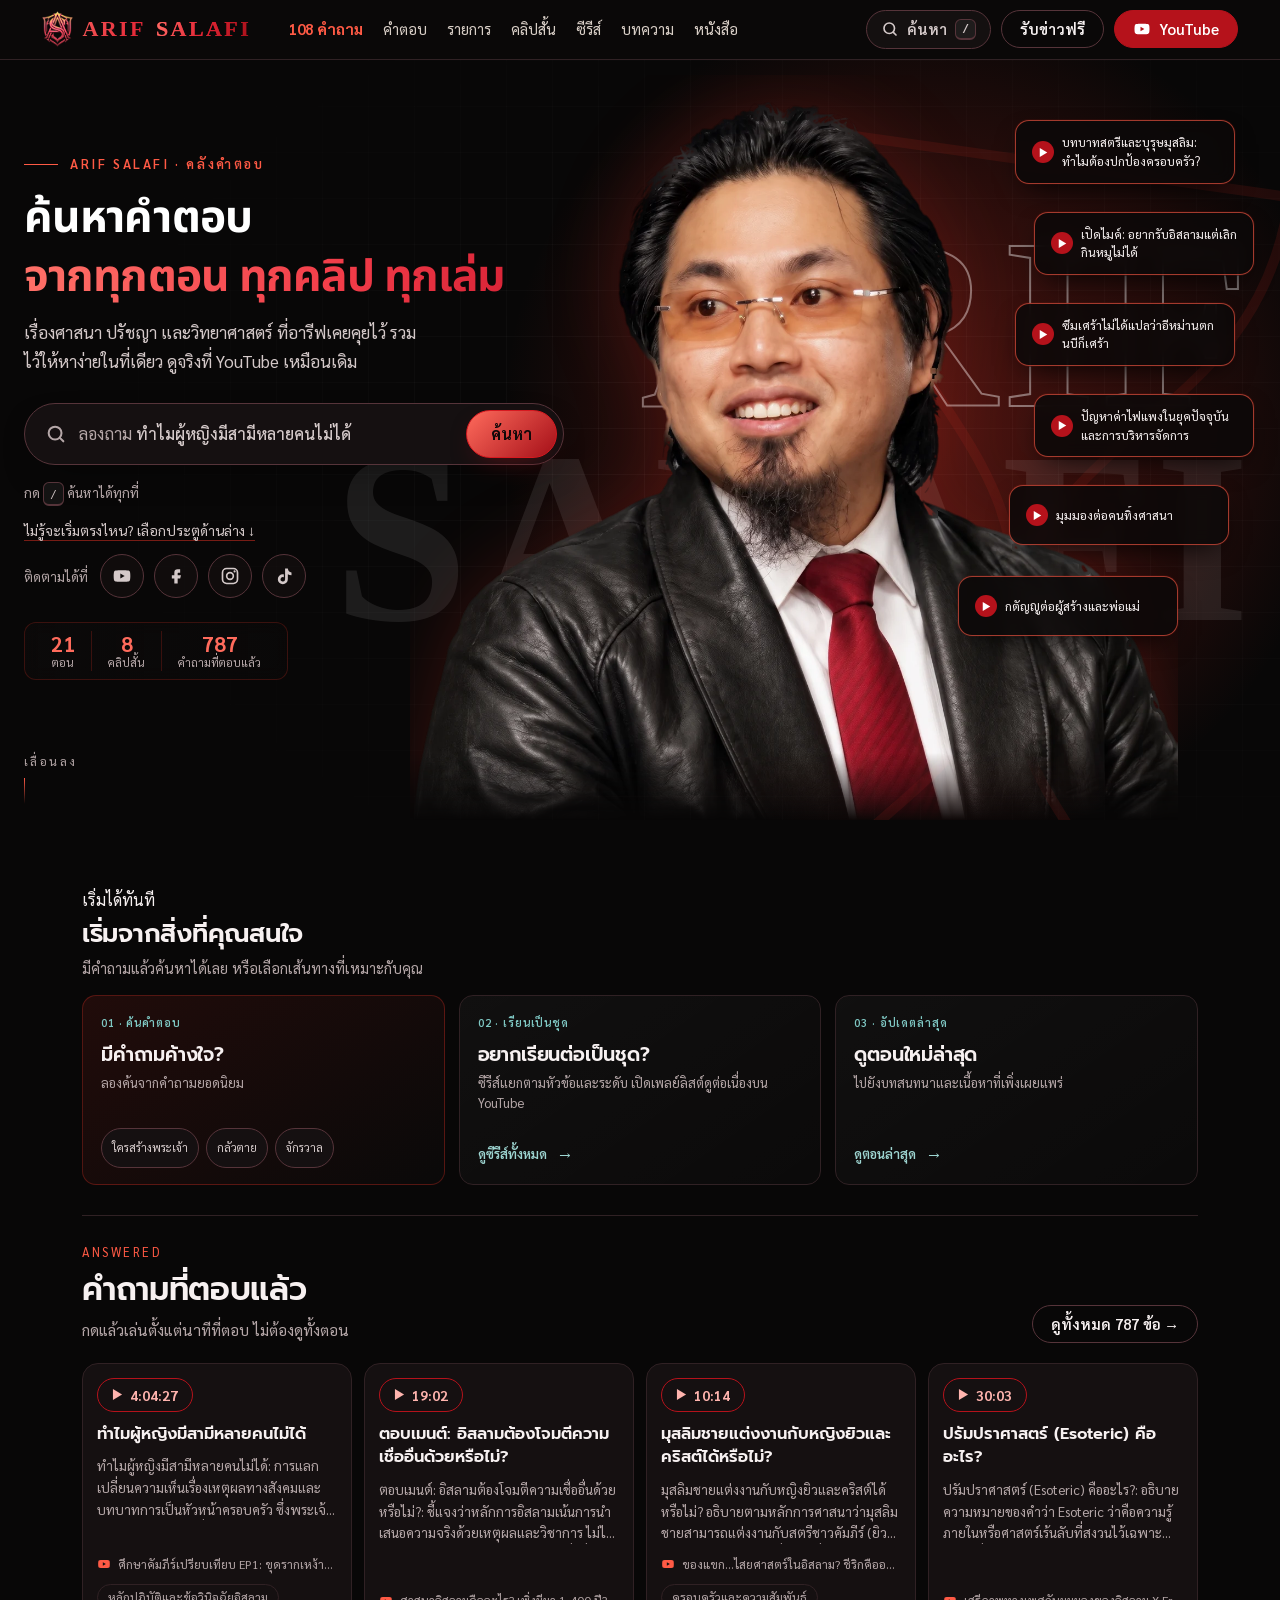
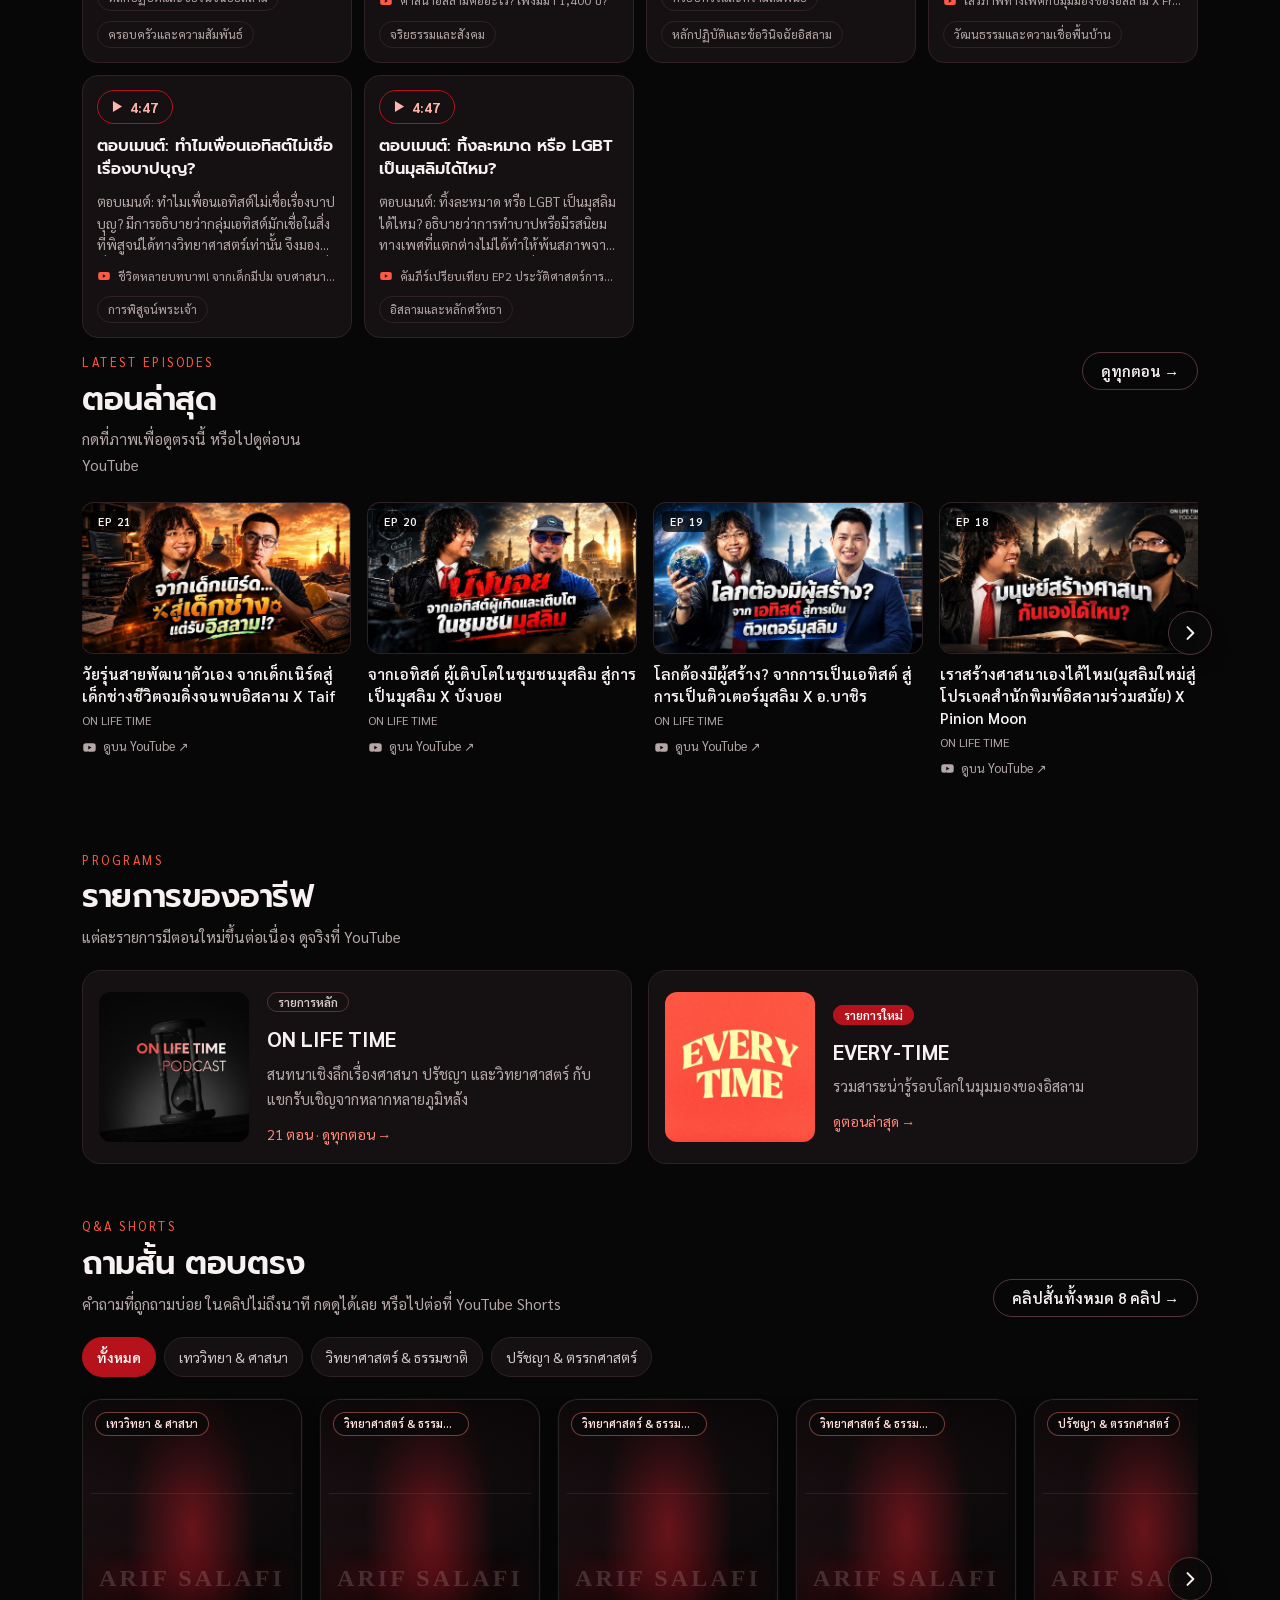
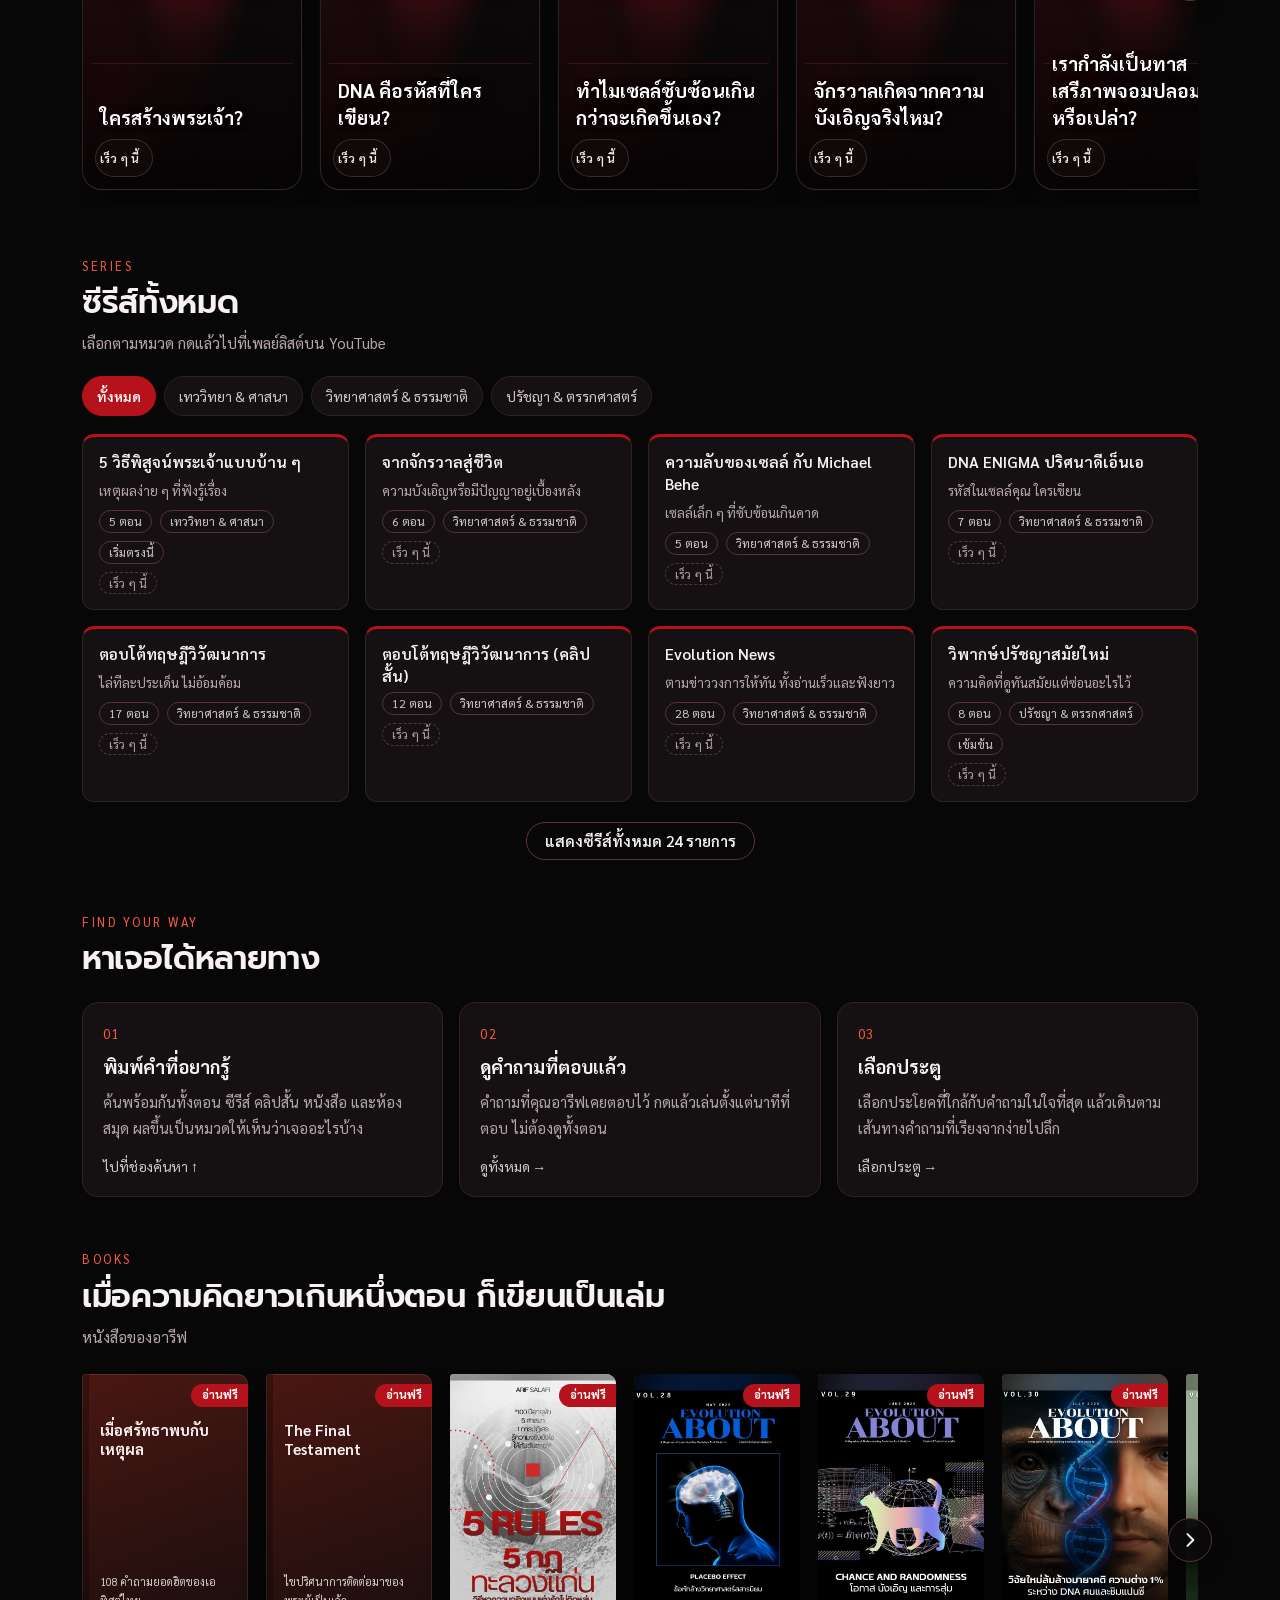
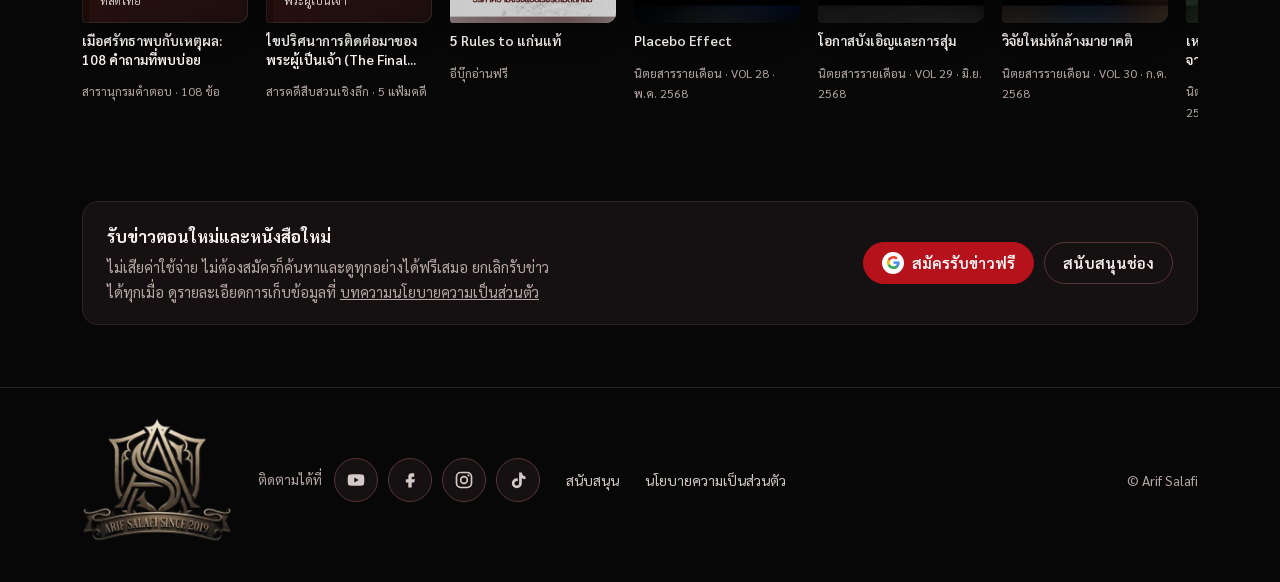
<file: books/index.html>
<!DOCTYPE html>
<html lang="th">
<head>
<meta charset="utf-8">
<meta name="viewport" content="width=device-width, initial-scale=1, viewport-fit=cover">
<base href="/">
<title>หนังสือ | ARIF SALAFI</title>
<meta name="description" content="หนังสือของ Arif Salafi พร้อมข้อมูลหมวดหมู่และลิงก์สำหรับอ่านหรือเลือกซื้อ">
<meta property="og:type" content="website">
<meta property="og:site_name" content="ARIF SALAFI">
<meta property="og:url" content="https://arifsalafi.netlify.app/books/">
<meta property="og:title" content="หนังสือ | ARIF SALAFI">
<meta property="og:description" content="หนังสือของ Arif Salafi พร้อมข้อมูลหมวดหมู่และลิงก์สำหรับอ่านหรือเลือกซื้อ">
<meta property="og:image" content="https://arifsalafi.netlify.app/images/arif-portrait.jpg">
<meta name="twitter:card" content="summary_large_image">
<meta name="twitter:title" content="หนังสือ | ARIF SALAFI">
<meta name="twitter:description" content="หนังสือของ Arif Salafi พร้อมข้อมูลหมวดหมู่และลิงก์สำหรับอ่านหรือเลือกซื้อ">
<meta name="twitter:image" content="https://arifsalafi.netlify.app/images/arif-portrait.jpg">
<link rel="canonical" href="https://arifsalafi.netlify.app/books/">
<meta name="theme-color" content="#0b0909">
<link rel="icon" type="image/png" href="images/favicon.png">
<link rel="apple-touch-icon" href="images/apple-touch-icon.png">
<link rel="preconnect" href="https://fonts.googleapis.com">
<link rel="preconnect" href="https://fonts.gstatic.com" crossorigin>
<link href="https://fonts.googleapis.com/css2?family=Noto+Sans+Thai:wght@400;500;600;700;800&family=Sarabun:wght@300;400;500;600;700;800&family=Prompt:wght@500;600;700&display=swap" rel="stylesheet">
<link rel="stylesheet" href="styles.css">
<link rel="stylesheet" href="theme-v6.css">
<link rel="stylesheet" href="theme-vii.css">
<script>(function(){var p=location.pathname.replace(/\/+$/,"").split("/").pop();if(/^(answers|episodes|shorts|series|books)$/.test(p)){var c=document.documentElement.classList;c.add("view-on");c.add("view-wait")}})()</script>
</head>
<body>
<a class="skip" href="#main">ข้ามไปเนื้อหา</a>
<header class="hdr">
  <div class="hdr-in">
    <a class="logo" href="/" aria-label="ARIF SALAFI หน้าแรก"><img class="logo-mark" src="images/logo.webp" width="31" height="36" alt="">ARIF <span>SALAFI</span></a>
    <nav class="nav" aria-label="เมนูหลัก">
      <a href="/108/" style="color:#FF5A45;font-weight:700">108 คำถาม</a><a href="/answers/">คำตอบ</a><a href="/episodes/">รายการ</a><a href="/shorts/">คลิปสั้น</a><a href="/series/">ซีรีส์</a><a href="/articles/">บทความ</a><a class="on" href="/books/">หนังสือ</a><a href="library/" data-lib>ห้องสมุด</a>
    </nav>
    <div class="acts">
      <button type="button" class="btn st" data-open-search aria-label="ค้นหา (กด / )"><svg width="18" height="18" viewBox="0 0 24 24" fill="none" stroke="currentColor" stroke-width="2.2" stroke-linecap="round" aria-hidden="true"><circle cx="11" cy="11" r="7"/><path d="m20 20-3.5-3.5"/></svg><span class="stl">ค้นหา</span><kbd>/</kbd></button>
      <a class="btn btn-line h" href="#news" data-home>รับข่าวฟรี</a>
      <a class="btn btn-yt" id="ytBtn" href="#" target="_blank" rel="noopener"><svg width="18" height="18" viewBox="0 0 24 24" aria-hidden="true"><path fill="currentColor" d="M21.6 7.2a2.5 2.5 0 0 0-1.77-1.77C18.25 5 12 5 12 5s-6.25 0-7.83.43A2.5 2.5 0 0 0 2.4 7.2C2 8.78 2 12 2 12s0 3.22.4 4.8a2.5 2.5 0 0 0 1.77 1.77C5.75 19 12 19 12 19s6.25 0 7.83-.43a2.5 2.5 0 0 0 1.77-1.77C22 15.22 22 12 22 12s0-3.22-.4-4.8ZM10 15V9l5.2 3L10 15Z"/></svg><span><span class="yl">ติดตามช่อง </span>YouTube</span></a> <button type="button" class="btn menu-btn" id="menuBtn" aria-expanded="false" aria-controls="mnav" aria-label="เมนู"><svg width="20" height="20" viewBox="0 0 24 24" fill="none" stroke="currentColor" stroke-width="2.2" stroke-linecap="round" aria-hidden="true"><path d="M4 7h16M4 12h16M4 17h16"/></svg><span class="stl">เมนู</span></button>
    </div>
  </div>
<nav class="mnav" id="mnav" aria-label="เมนูมือถือ" hidden><a href="/">หน้าแรก</a><a href="/108/" style="color:#FF5A45;font-weight:700">108 คำถามเอทิสต์ไทย</a><a href="/answers/">คำตอบ</a><a href="/episodes/">รายการ</a><a href="/shorts/">คลิปสั้น</a><a href="/series/">ซีรีส์</a><a href="/articles/">บทความ</a><a href="/books/">หนังสือ</a><a href="library/" data-lib>ห้องสมุด</a><a href="/#news" data-home class="m-news">รับข่าวฟรี</a></nav></header>

<main id="main">
<section class="hx" id="top" aria-label="ARIF SALAFI">
  <div class="hx-grid" aria-hidden="true"></div><div class="hx-glow" aria-hidden="true"></div>
  <svg class="hx-glass" viewBox="0 0 24 36" fill="none" stroke="currentColor" stroke-width=".35" aria-hidden="true"><path d="M3 2h18M3 34h18M4.5 2c0 8 7.5 9 7.5 16s-7.5 8-7.5 16M19.5 2c0 8-7.5 9-7.5 16s7.5 8 7.5 16"/><path d="M8 30c2-2 6-2 8 0" stroke-width=".5"/></svg>
  <div class="hx-big" id="hxBig" aria-hidden="true"><span class="a">ARIF</span><span class="b">SALAFI</span></div>
  <div class="hx-stage"><div class="hx-pw">
    <div class="hx-who" role="img" aria-label="คุณอารีฟ ซาลาฟี ยิ้ม สวมแจ็กเก็ตหนังสีดำ ผูกเนคไทสีแดง"></div>
  </div><div class="hx-tags" id="hxTags" aria-label="คำถามแนะนำ กดเพื่อเปิดคลิป"></div></div>
  <div class="hx-wrap"><div class="hx-copy">
    <p class="eyebrow">ARIF SALAFI · คลังคำตอบ</p>
    <h1><span class="hx-heading-primary">ค้นหาคำตอบ</span><em class="hx-heading-secondary">จากทุกตอน ทุกคลิป ทุกเล่ม</em></h1>
    <p class="lede">เรื่องศาสนา ปรัชญา และวิทยาศาสตร์ ที่อารีฟเคยคุยไว้ รวมไว้ให้หาง่ายในที่เดียว ดูจริงที่ YouTube เหมือนเดิม</p>
    <div class="hx-cta">
      <button type="button" class="hx-sbar" data-open-search aria-label="ถามคำถามที่ค้างใจ ค้นหาคำตอบ"><svg width="22" height="22" viewBox="0 0 24 24" fill="none" stroke="currentColor" stroke-width="2.2" stroke-linecap="round" aria-hidden="true"><circle cx="11" cy="11" r="7"/><path d="m20 20-3.5-3.5"/></svg><span class="hx-ph" aria-hidden="true"><em>ลองถาม</em> <b id="hxPh">ทำไมคนถึงเลิกนับถือศาสนา</b></span><span class="hx-sgo">ค้นหา</span></button>
      <span class="hx-hint">กด <kbd>/</kbd> ค้นหาได้ทุกที่</span>
    </div>
    <p class="hx-pf"><a href="#quick-start" id="startLink">ไม่รู้จะเริ่มตรงไหน? เลือกประตูด้านล่าง <span aria-hidden="true">↓</span></a></p>
    <div class="soc soc-hero" data-soc><span class="soc-l">ติดตามได้ที่</span><a href="#" data-social="youtube" hidden aria-label="ติดตามบน YouTube" title="YouTube"><svg viewBox="0 0 24 24" aria-hidden="true"><path fill="currentColor" d="M21.6 7.2a2.5 2.5 0 0 0-1.77-1.77C18.25 5 12 5 12 5s-6.25 0-7.83.43A2.5 2.5 0 0 0 2.4 7.2C2 8.78 2 12 2 12s0 3.22.4 4.8a2.5 2.5 0 0 0 1.77 1.77C5.75 19 12 19 12 19s6.25 0 7.83-.43a2.5 2.5 0 0 0 1.77-1.77C22 15.22 22 12 22 12s0-3.22-.4-4.8ZM10 15V9l5.2 3L10 15Z"/></svg></a><a href="#" data-social="facebook" hidden aria-label="ติดตามบน Facebook" title="Facebook"><svg viewBox="0 0 24 24" aria-hidden="true"><path fill="currentColor" d="M14 8h3V4h-3a4 4 0 0 0-4 4v3H7v4h3v6h4v-6h3l1-4h-4V8.6c0-.3.2-.6.6-.6z"/></svg></a><a href="#" data-social="instagram" hidden aria-label="ติดตามบน Instagram" title="Instagram"><svg viewBox="0 0 24 24" aria-hidden="true"><rect x="3" y="3" width="18" height="18" rx="5" fill="none" stroke="currentColor" stroke-width="2"/><circle cx="12" cy="12" r="4" fill="none" stroke="currentColor" stroke-width="2"/><circle cx="17.5" cy="6.5" r="1.3" fill="currentColor"/></svg></a><a href="#" data-social="tiktok" hidden aria-label="ติดตามบน TikTok" title="TikTok"><svg viewBox="0 0 24 24" aria-hidden="true"><path fill="currentColor" d="M16.6 3a5.6 5.6 0 0 0 4.4 4.9v3.3a9 9 0 0 1-4.4-1.4v6.2a6 6 0 1 1-6-6c.4 0 .8 0 1.2.1v3.4a2.7 2.7 0 1 0 1.5 2.5V3z"/></svg></a></div>
    <ul class="hx-stats" id="hxStats" aria-label="ตัวเลขสรุป"></ul>
  </div></div>
  <a class="hx-cue" href="#shows" aria-label="เลื่อนลง">เลื่อนลง<i></i></a>
</section>

<div class="wrap">
  <section id="res" aria-live="polite"><article class="route-seo"><p class="ey">ARIF SALAFI · คลังคำตอบ</p><h1>หนังสือของอารีฟ</h1><p>สำรวจหนังสือที่ต่อยอดบทสนทนาและคำถามในคลัง ตรวจดูรายละเอียดของแต่ละเล่มและทางเลือกในการอ่าน.</p><p>คลังคำตอบด้านศาสนา ปรัชญา และวิทยาศาสตร์ รวมเนื้อหาจากตอน คลิปสั้น ซีรีส์ และหนังสือไว้ให้ค้นต่อได้ง่าย</p><a class="btn btn-line" href="/library/">ไปห้องสมุด →</a><nav aria-label="สำรวจหน้าหลัก"><a href="/answers/">คำถามที่ตอบแล้ว</a> · <a href="/episodes/">ตอนทั้งหมด</a> · <a href="/shorts/">คลิปสั้น</a> · <a href="/series/">ซีรีส์</a> · <a href="/books/">หนังสือ</a></nav></article></section>
  <div id="home" hidden>
    <p class="loading" id="loading">กำลังโหลดข้อมูล…</p>
    <section class="quick-start" id="quick-start" aria-labelledby="quickTitle">
      <div class="dscene" id="doorsWrap" hidden>
        <div class="dscene-in" id="dsceneIn">
          <div class="dart" id="dart" aria-hidden="true"></div><div class="dflood" aria-hidden="true"></div>
          <div class="dwrap">
          <div class="dhero" id="dhero">
            <div class="dr-head"><h2 id="doorsTitle">ตอนนี้คุณอยู่ตรงไหน?</h2><p>เลือกประตูที่ใกล้กับคำถามในใจที่สุด ไม่ต้องรีบเลือกข้าง ไม่มีคำตอบที่ถูกหรือผิด และไม่มีใครถามว่าคุณนับถืออะไร</p></div>
            <div class="dr-hello" id="doorsHello" hidden></div>
            <p class="dscroll" aria-hidden="true">เลื่อนลงเพื่อเลือกประตู ↓</p>
          </div>
          <div class="dstage" id="dstage"><div class="sdoors" id="doors"></div></div>
          </div>
        </div>
      </div>
      <div class="dafter" id="doorsAfter" hidden>
        <p class="dr-note">แต่ละเส้นทางเรียงจากคำถามพื้นฐานไปสู่คำถามที่ลึกขึ้น หยุดตรงไหนก็ได้ และกลับมาทำต่อได้ หรือถ้ามีคำถามเฉพาะเรื่อง เลือกทางลัดด้านล่าง</p>
        <p class="dr-alt" id="doorsAlt" hidden></p>
        <p class="dr-alt" id="doorsGuests" hidden></p>
        <ul class="dr-pledge" id="doorsPledge" hidden></ul>
      </div>
      <div class="quick-head"><p class="ey">เริ่มได้ทันที</p><h2 id="quickTitle">เริ่มจากสิ่งที่คุณสนใจ</h2><p>มีคำถามแล้วค้นหาได้เลย หรือเลือกเส้นทางที่เหมาะกับคุณ</p></div>
      <div class="quick-grid">
        <article class="quick-card quick-search">
          <span class="quick-num">01 · ค้นคำตอบ</span><h3>มีคำถามค้างใจ?</h3><p>ลองค้นจากคำถามยอดนิยม</p>
          <div class="quick-chips"><button type="button" class="chip" data-q="ใครสร้างพระเจ้า">ใครสร้างพระเจ้า</button><button type="button" class="chip" data-q="กลัวตาย">กลัวตาย</button><button type="button" class="chip" data-q="จักรวาล">จักรวาล</button></div>
        </article>
        <article class="quick-card">
          <span class="quick-num">02 · เรียนเป็นชุด</span><h3>อยากเรียนต่อเป็นชุด?</h3><p>ซีรีส์แยกตามหัวข้อและระดับ เปิดเพลย์ลิสต์ดูต่อเนื่องบน YouTube</p><a class="quick-link" href="/series/">ดูซีรีส์ทั้งหมด <span aria-hidden="true">→</span></a>
        </article>
        <article class="quick-card">
          <span class="quick-num">03 · อัปเดตล่าสุด</span><h3>ดูตอนใหม่ล่าสุด</h3><p>ไปยังบทสนทนาและเนื้อหาที่เพิ่งเผยแพร่</p><a class="quick-link" href="#latest">ดูตอนล่าสุด <span aria-hidden="true">→</span></a>
        </article>
      </div>
    </section>
    <section class="sec" id="answers" aria-labelledby="ansT" hidden>
      <div class="sh"><div><p class="ey">ANSWERED</p><h2 id="ansT">คำถามที่ตอบแล้ว</h2><p>กดแล้วเล่นตั้งแต่นาทีที่ตอบ ไม่ต้องดูทั้งตอน</p></div><a class="btn btn-line" href="#answers" id="ansAll">ดูทั้งหมด →</a></div>
      <div class="agrid" id="ansGrid"></div>
    </section>

    <section class="sec" id="artSec" aria-labelledby="artT" hidden>
      <div class="sh"><div><p class="ey">ARTICLES</p><h2 id="artT">บทความ</h2><p>อ่านต่อได้ทุกที่ เรียบเรียงจากคลิปและงานเขียนของคุณอารีฟ</p></div><a class="btn btn-line" href="/articles/" id="allArts">บทความทั้งหมด →</a></div>
      <div class="art-grid" id="artHome"></div>
    </section>
    <section class="sec" id="shows" aria-labelledby="shwT" hidden>
      <div class="sh"><div><p class="ey">PROGRAMS</p><h2 id="shwT">รายการของอารีฟ</h2><p>แต่ละรายการมีตอนใหม่ขึ้นต่อเนื่อง ดูจริงที่ YouTube</p></div></div>
      <div class="prog" id="progList"></div>
    </section>

    <section class="sec" id="shorts" aria-labelledby="shT" hidden>
      <div class="sh"><div><p class="ey">Q&amp;A SHORTS</p><h2 id="shT">ถามสั้น ตอบตรง</h2><p>คำถามที่ถูกถามบ่อย ในคลิปไม่ถึงนาที กดดูได้เลย หรือไปต่อที่ YouTube Shorts</p></div><a class="btn btn-line" href="#clips" id="shAll">คลิปสั้นทั้งหมด →</a></div>
      <div class="pill-row" id="shpills"></div>
      <div class="car" id="shcar" data-st="A"></div>
    </section>

    <section class="sec" id="latest" aria-labelledby="epT" hidden>
      <div class="sh"><div><p class="ey">LATEST EPISODES</p><h2 id="epT">ตอนล่าสุด</h2><p>กดที่ภาพเพื่อดูตรงนี้ หรือไปดูต่อบน YouTube</p></div><a class="btn btn-line" href="#all=ep" id="allEps">ดูทุกตอน →</a></div>
      <div class="car" id="epcar"></div>
    </section>

    <section class="sec" id="series" aria-labelledby="srT" hidden>
      <div class="sh"><div><p class="ey">SERIES</p><h2 id="srT">ซีรีส์ทั้งหมด</h2><p>เลือกตามหมวด กดแล้วไปที่เพลย์ลิสต์บน YouTube</p></div></div>
      <div class="pill-row" id="srpills"></div>
      <div class="sgrid" id="srgrid"></div>
      <div class="more"><button class="btn btn-line" type="button" id="srMore" hidden>แสดงซีรีส์ทั้งหมด</button></div>
    </section>

    <section class="sec" id="how" aria-labelledby="hwT" hidden>
      <div class="sh"><div><p class="ey">FIND YOUR WAY</p><h2 id="hwT">หาเจอได้หลายทาง</h2></div></div>
      <div class="how">
        <a class="hc" href="#" data-open-search id="howFocus"><span class="n">01</span><h3>พิมพ์คำที่อยากรู้</h3><p>ค้นพร้อมกันทั้งตอน ซีรีส์ คลิปสั้น หนังสือ และห้องสมุด ผลขึ้นเป็นหมวดให้เห็นว่าเจออะไรบ้าง</p><span class="go">ไปที่ช่องค้นหา ↑</span></a>
        <a class="hc" href="#answers" id="howAns"><span class="n">02</span><h3>ดูคำถามที่ตอบแล้ว</h3><p>คำถามที่คุณอารีฟเคยตอบไว้ กดแล้วเล่นตั้งแต่นาทีที่ตอบ ไม่ต้องดูทั้งตอน</p><span class="go">ดูทั้งหมด →</span></a>
        <a class="hc" href="#quick-start" id="howDoors"><span class="n">03</span><h3>เลือกประตู</h3><p>เลือกประโยคที่ใกล้กับคำถามในใจที่สุด แล้วเดินตามเส้นทางคำถามที่เรียงจากง่ายไปลึก</p><span class="go">เลือกประตู →</span></a>
      </div>
    </section>

    <section class="sec" id="books" aria-labelledby="bkT" hidden>
      <div class="sh"><div><p class="ey">BOOKS</p><h2 id="bkT">เมื่อความคิดยาวเกินหนึ่งตอน ก็เขียนเป็นเล่ม</h2><p>หนังสือของอารีฟ</p></div></div>
      <div class="car" id="bkcar"></div>
    </section>

    <section class="sec" id="library" aria-labelledby="lbT" data-lib>
      <div class="lib">
        <div>
          <p class="ey">ห้องสมุดรัตติกาล · WORKSPACE &amp; STUDIO</p>
          <h2 id="lbT">ยืมหนังสือฟรี <span id="libN">หลายร้อย</span> เล่ม<br>เดินตามคำถามไปกับหนังสือบนชั้น</h2>
          <p>ห้องสมุดส่วนตัวของอารีฟ เปิดให้ยืมฟรี เลือกคำถามที่ค้างในใจ แล้วดูว่าหนังสือเล่มไหนช่วยตอบได้ ค้นหาตามชื่อ ผู้เขียน หรือหัวข้อก็ได้</p>
          <a class="btn btn-gold" href="library/">เข้าห้องสมุด →</a>
        </div>
        <div class="stack" id="lstack" aria-hidden="true"></div>
      </div>
    </section>

    <section class="sec" id="news" aria-labelledby="nwT">
      <div class="strip">
        <div><h3 id="nwT">รับข่าวตอนใหม่และหนังสือใหม่</h3><p>ไม่เสียค่าใช้จ่าย ไม่ต้องสมัครก็ค้นหาและดูทุกอย่างได้ฟรีเสมอ ยกเลิกรับข่าวได้ทุกเมื่อ ดูรายละเอียดการเก็บข้อมูลที่ <a href="/articles/">บทความ</a><a href="privacy.html">นโยบายความเป็นส่วนตัว</a></p></div>
        <div style="display:flex;gap:10px;flex-wrap:wrap"><button class="btn btn-gold" type="button" id="subB"><span class="gdot" aria-hidden="true"><svg width="13" height="13" viewBox="0 0 48 48"><path fill="#EA4335" d="M24 9.5c3.5 0 6.6 1.2 9.1 3.6l6.8-6.8C35.8 2.4 30.3 0 24 0 14.6 0 6.5 5.4 2.6 13.2l7.9 6.1C12.4 13.6 17.7 9.5 24 9.5z"/><path fill="#4285F4" d="M46.5 24.5c0-1.6-.1-3.1-.4-4.5H24v9h12.7c-.6 3-2.3 5.5-4.8 7.2l7.5 5.8c4.4-4.1 7.1-10.1 7.1-17.5z"/><path fill="#FBBC05" d="M10.5 28.7a14.5 14.5 0 0 1 0-9.4l-7.9-6.1a24 24 0 0 0 0 21.6l7.9-6.1z"/><path fill="#34A853" d="M24 48c6.5 0 11.9-2.1 15.9-5.8l-7.5-5.8c-2.1 1.4-4.9 2.3-8.4 2.3-6.3 0-11.6-4.1-13.5-9.8l-7.9 6.1C6.5 42.6 14.6 48 24 48z"/></svg></span><span class="lbl">สมัครรับข่าวฟรี</span></button>
        <a class="btn btn-line" href="support.html">สนับสนุนช่อง</a></div>
      </div>
      <p class="ft-note" id="subNote" hidden aria-live="polite"></p>
    </section>
  </div>
</div>
</main>

<footer class="ftr">
  <div class="wrap ftr-in">
    <span class="ftr-logo"><img src="images/logo-banner.webp" width="150" height="124" alt="ARIF SALAFI since 2019" loading="lazy"></span>
    <div class="soc soc-f" data-soc><span class="soc-l">ติดตามได้ที่</span><a href="#" data-social="youtube" hidden aria-label="ติดตามบน YouTube" title="YouTube"><svg viewBox="0 0 24 24" aria-hidden="true"><path fill="currentColor" d="M21.6 7.2a2.5 2.5 0 0 0-1.77-1.77C18.25 5 12 5 12 5s-6.25 0-7.83.43A2.5 2.5 0 0 0 2.4 7.2C2 8.78 2 12 2 12s0 3.22.4 4.8a2.5 2.5 0 0 0 1.77 1.77C5.75 19 12 19 12 19s6.25 0 7.83-.43a2.5 2.5 0 0 0 1.77-1.77C22 15.22 22 12 22 12s0-3.22-.4-4.8ZM10 15V9l5.2 3L10 15Z"/></svg></a><a href="#" data-social="facebook" hidden aria-label="ติดตามบน Facebook" title="Facebook"><svg viewBox="0 0 24 24" aria-hidden="true"><path fill="currentColor" d="M14 8h3V4h-3a4 4 0 0 0-4 4v3H7v4h3v6h4v-6h3l1-4h-4V8.6c0-.3.2-.6.6-.6z"/></svg></a><a href="#" data-social="instagram" hidden aria-label="ติดตามบน Instagram" title="Instagram"><svg viewBox="0 0 24 24" aria-hidden="true"><rect x="3" y="3" width="18" height="18" rx="5" fill="none" stroke="currentColor" stroke-width="2"/><circle cx="12" cy="12" r="4" fill="none" stroke="currentColor" stroke-width="2"/><circle cx="17.5" cy="6.5" r="1.3" fill="currentColor"/></svg></a><a href="#" data-social="tiktok" hidden aria-label="ติดตามบน TikTok" title="TikTok"><svg viewBox="0 0 24 24" aria-hidden="true"><path fill="currentColor" d="M16.6 3a5.6 5.6 0 0 0 4.4 4.9v3.3a9 9 0 0 1-4.4-1.4v6.2a6 6 0 1 1-6-6c.4 0 .8 0 1.2.1v3.4a2.7 2.7 0 1 0 1.5 2.5V3z"/></svg></a></div>
    <a href="library/" data-lib>ห้องสมุดรัตติกาล</a><a href="support.html">สนับสนุน</a><a href="privacy.html">นโยบายความเป็นส่วนตัว</a>
    <span class="sp">© Arif Salafi</span>
  </div>
</footer>

<dialog class="srd" id="sr" aria-label="ค้นหา">
  <div class="sr-top">
    <svg width="24" height="24" viewBox="0 0 24 24" fill="none" stroke="currentColor" stroke-width="2.3" stroke-linecap="round" aria-hidden="true"><circle cx="11" cy="11" r="7"/><path d="m20 20-3.5-3.5"/></svg>
    <label class="sr" for="q">ค้นหา</label>
    <input id="q" type="text" inputmode="search" placeholder="พิมพ์คำถามหรือคำที่อยากรู้ เช่น ทำไมคนถึงเลิกนับถือศาสนา" autocomplete="off" enterkeyhint="search">
    <button class="sr-clear-q" type="button" id="srClearQ" aria-label="ล้างคำค้น" hidden><svg width="16" height="16" viewBox="0 0 24 24" fill="none" stroke="currentColor" stroke-width="2.4" stroke-linecap="round" aria-hidden="true"><path d="M6 6l12 12M18 6L6 18"/></svg></button>
    <button class="sr-x" type="button" id="srx">ปิด <kbd>Esc</kbd></button>
  </div>
  <div class="sr-cats" id="srCats" role="group" aria-label="กรองตามหมวด"></div>
  <div class="sr-advanced">
    <button class="sr-advanced-toggle" type="button" id="srAdvancedToggle" aria-expanded="false" aria-controls="srAdvancedPanel"><span aria-hidden="true">☷</span> ตัวกรองขั้นสูง <span class="sr-advanced-count" id="srAdvancedCount" hidden></span><span class="sr-advanced-caret" aria-hidden="true">⌄</span></button>
    <div class="sr-advanced-panel" id="srAdvancedPanel" hidden>
      <label class="sr-filter-field"><span>หมวดหมู่</span><select id="srCategory"><option value="">ทุกหมวดหมู่</option></select></label>
      <label class="sr-filter-field"><span>เรียงผลลัพธ์</span><select id="srSort"><option value="relevance">เกี่ยวข้องที่สุด</option><option value="newest">ใหม่ล่าสุด</option></select></label>
      <button class="sr-advanced-reset" type="button" id="srAdvancedReset">ล้างตัวกรองขั้นสูง</button>
    </div>
  </div>
  <div class="sr-body" id="srb" aria-live="polite"></div>
  <div class="sr-foot"><span><kbd>↑</kbd><kbd>↓</kbd> เลือก</span><span><kbd>Enter</kbd> เปิด</span><span><kbd>Esc</kbd> ปิด</span></div>
</dialog>

<dialog class="vm" id="vm" aria-labelledby="vmT">
  <div class="vm-h"><h3 id="vmT"></h3><button class="vm-x" type="button" id="vmX" aria-label="ปิด">✕</button></div>
  <div class="vm-box wide" id="vmBox"></div>
  <p class="vm-sum" id="vmSum" hidden></p>
  <div class="vm-f"><a class="btn btn-yt" id="vmYt" href="#" target="_blank" rel="noopener">ดูต่อบน YouTube ↗</a><button class="btn btn-line" type="button" id="vmClose">ปิด</button><a class="vm-sup" href="support.html">เลี้ยงกาแฟทีมงานสักแก้ว →</a></div>
</dialog>

<script src="config.js"></script>
<script src="data-fallback.js"></script>
<script src="article-covers.js"></script>
<script src="app.js"></script>
</body>
</html>
</file>
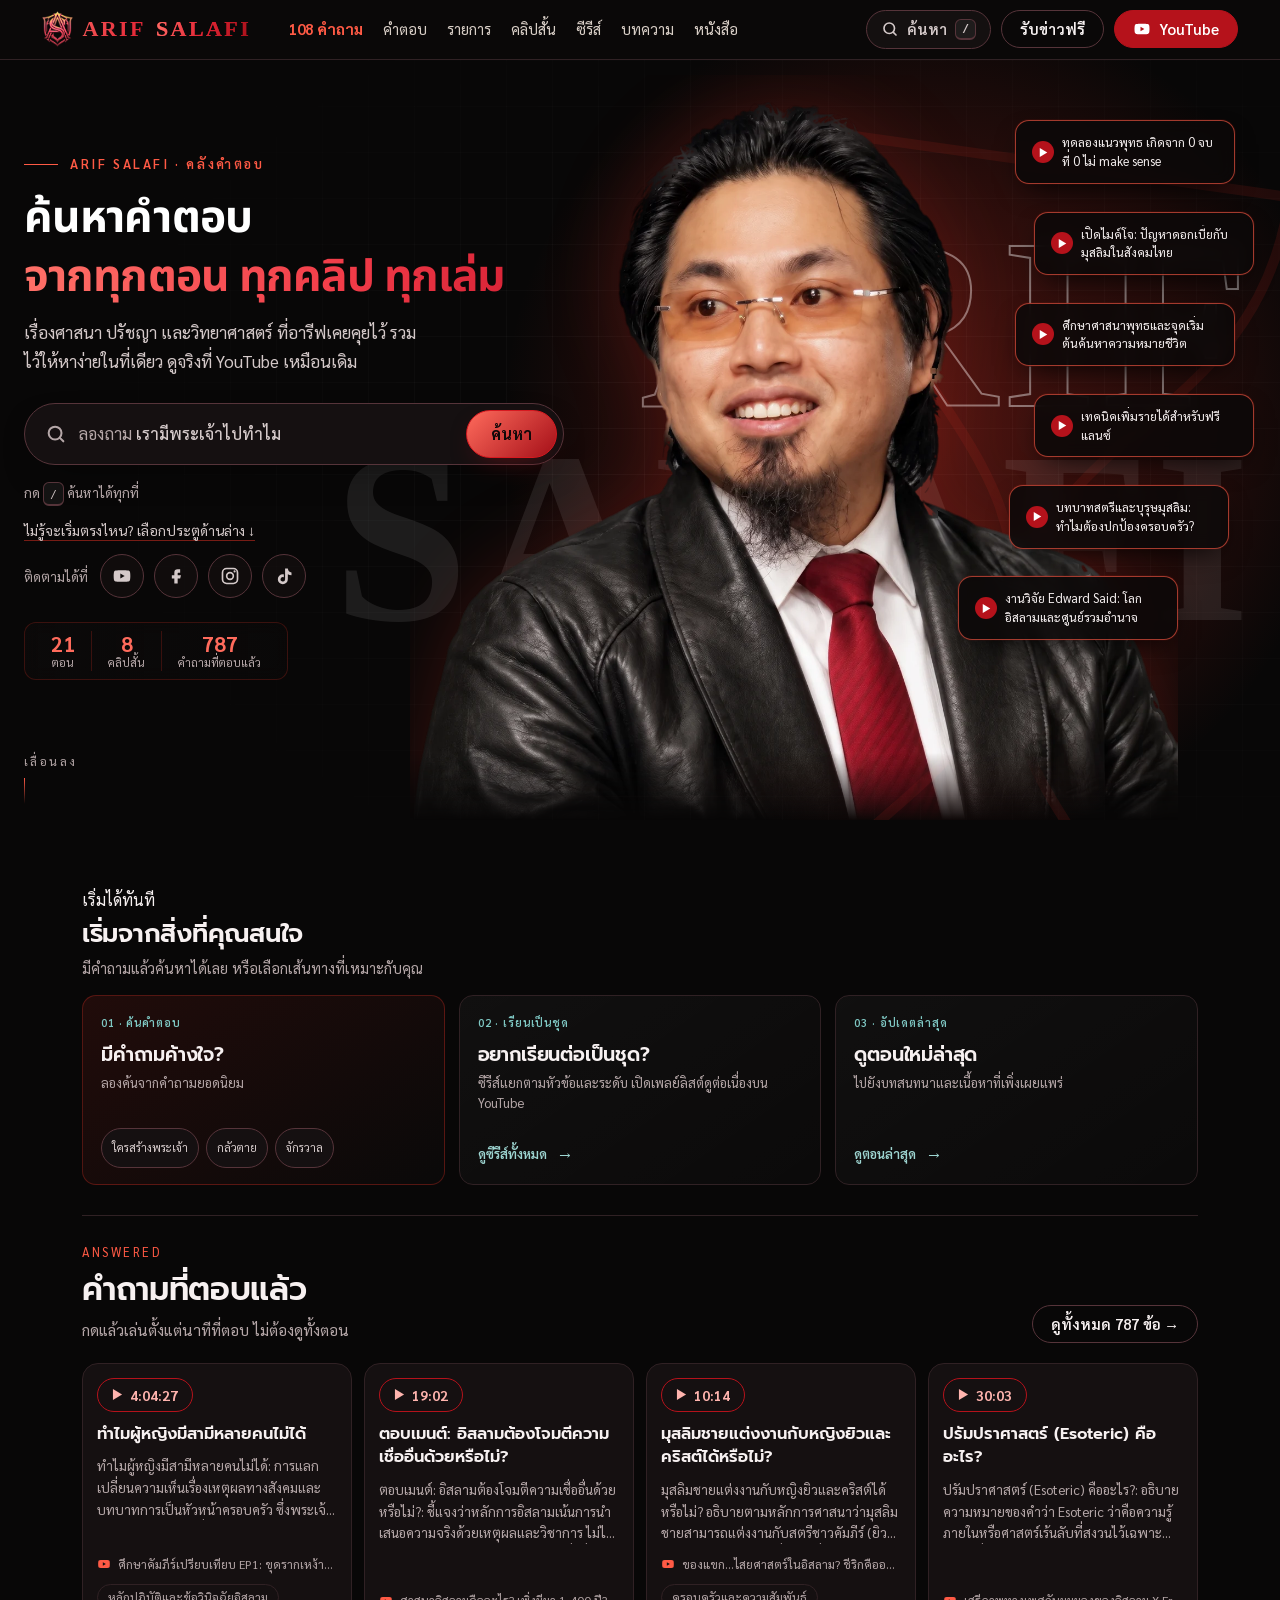
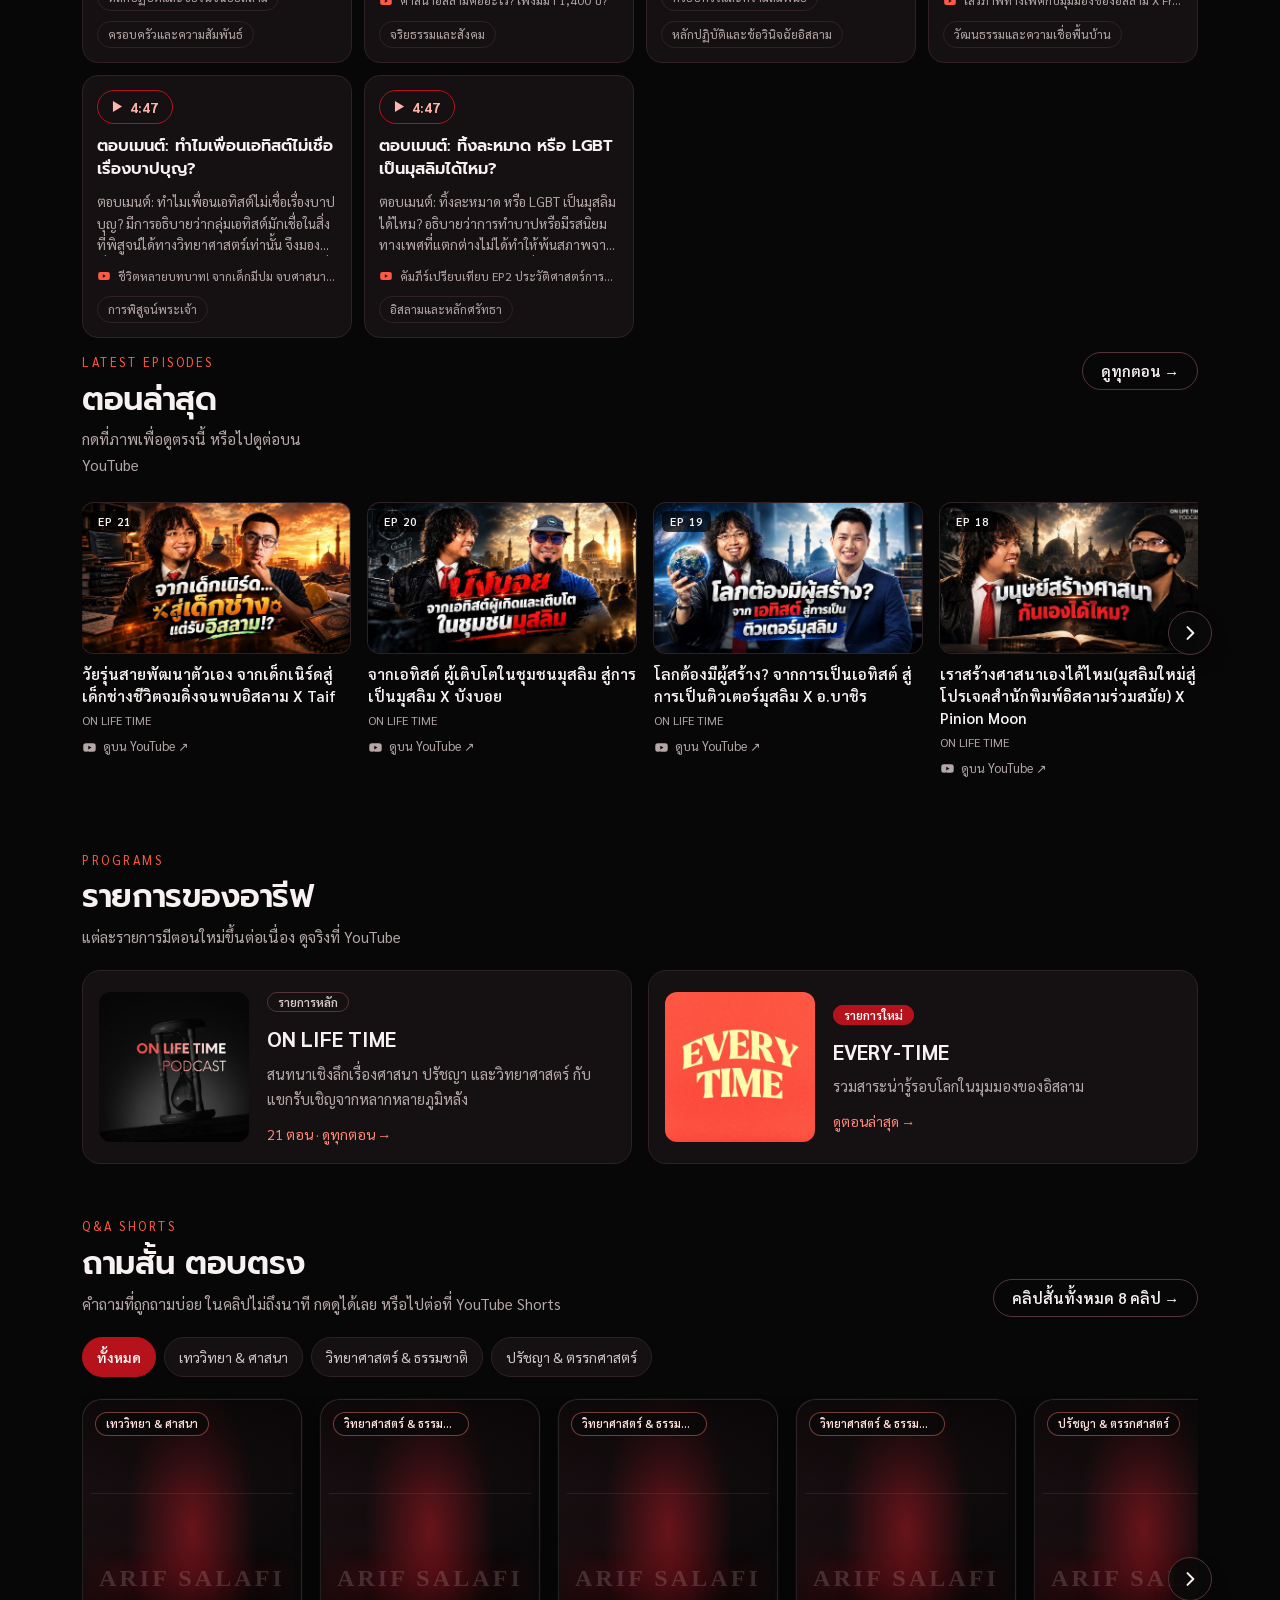
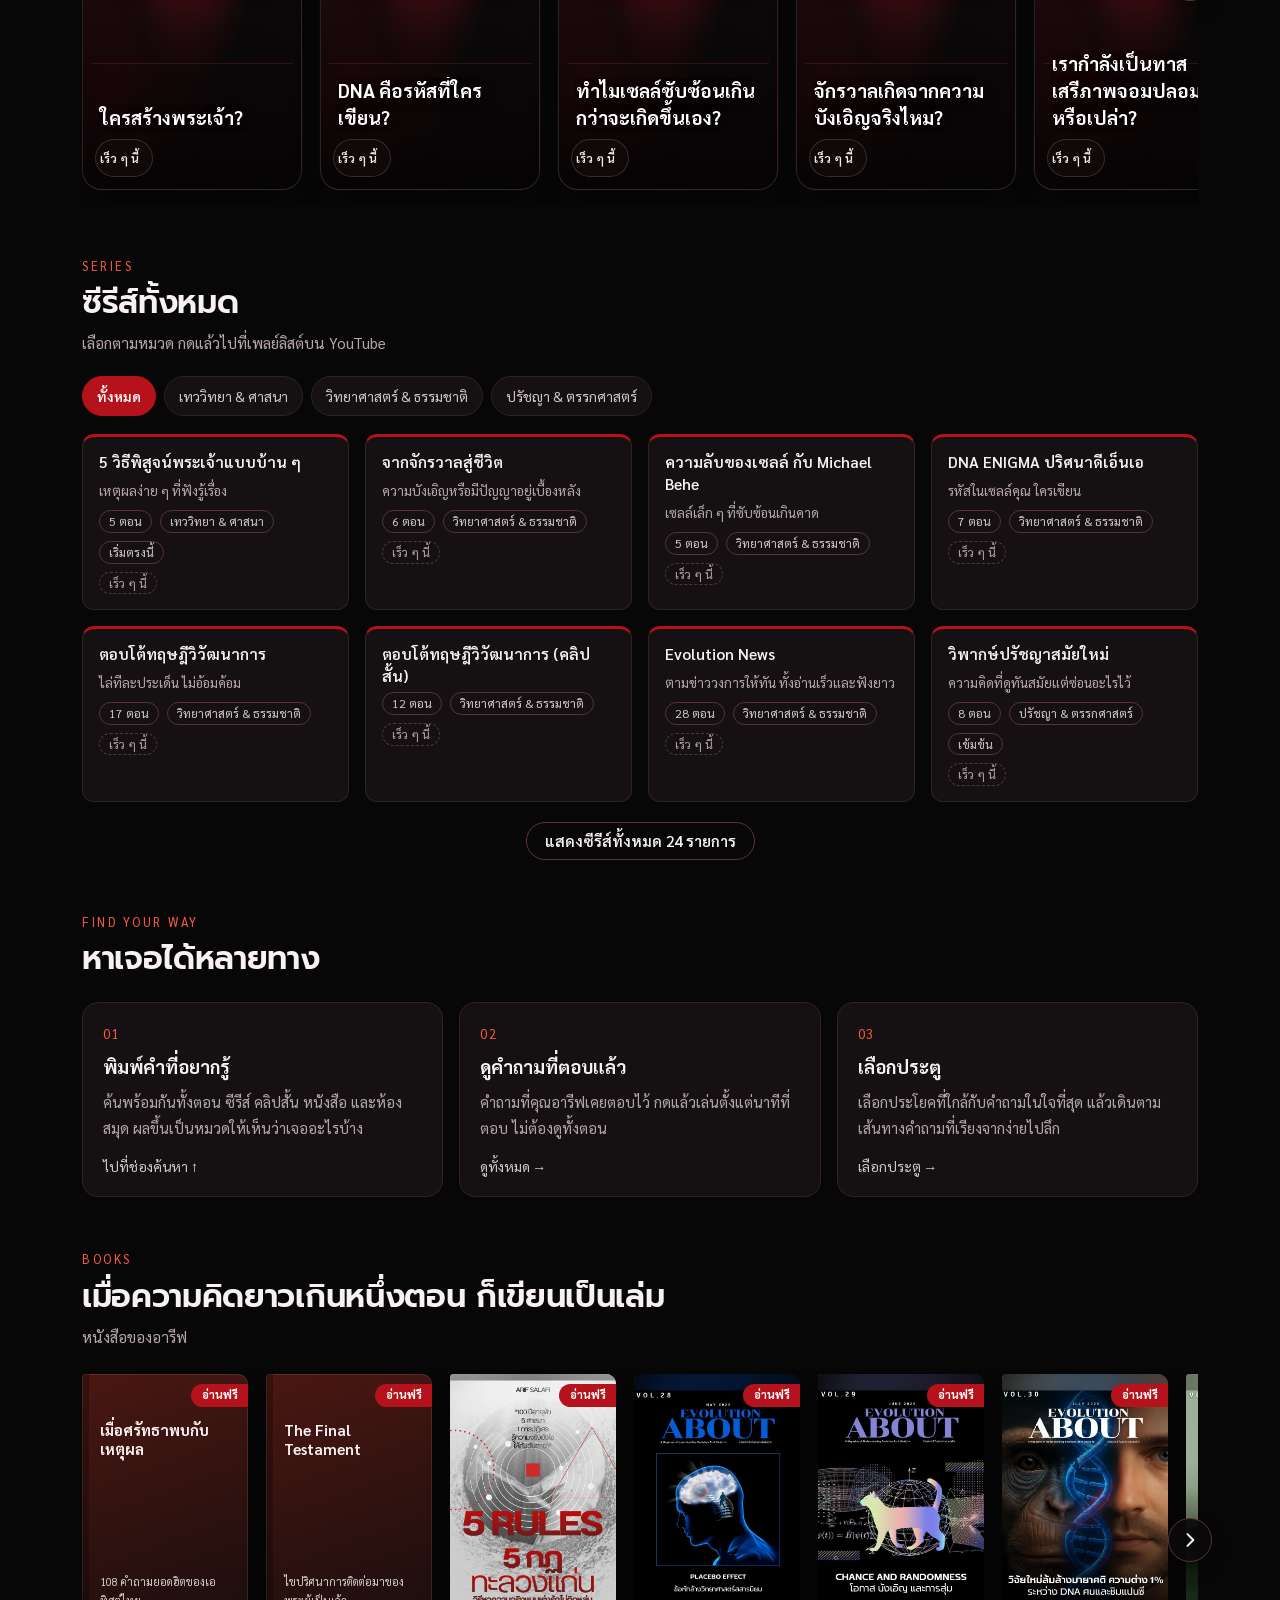
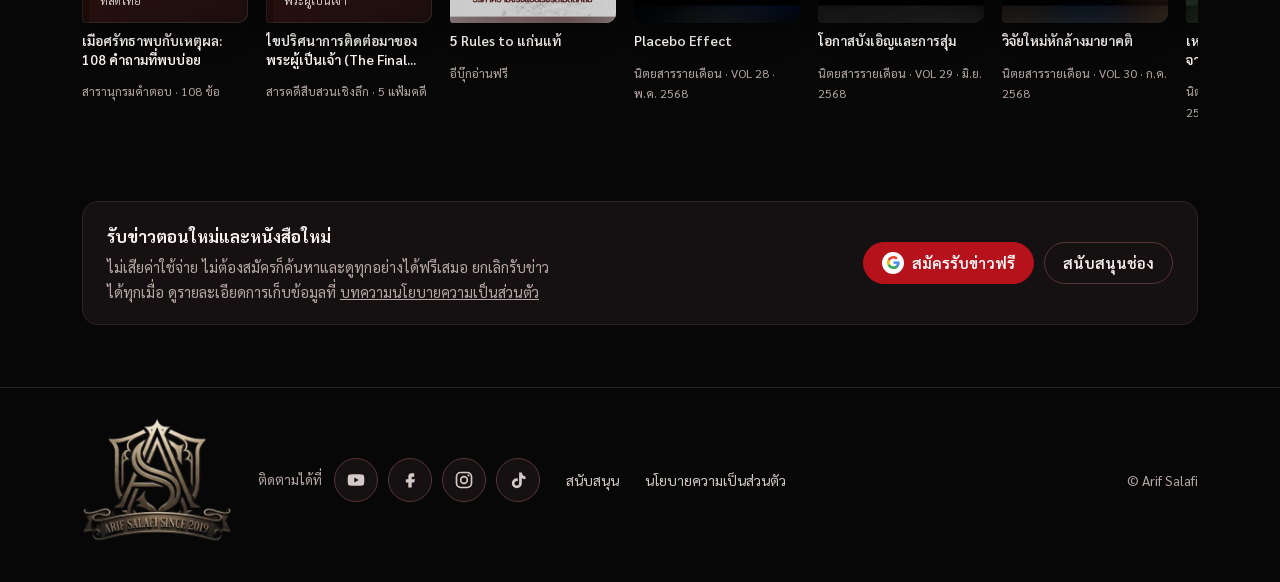
<file: episodes/index.html>
<!DOCTYPE html>
<html lang="th">
<head>
<meta charset="utf-8">
<meta name="viewport" content="width=device-width, initial-scale=1, viewport-fit=cover">
<base href="/">
<title>ตอนทั้งหมด | ARIF SALAFI</title>
<meta name="description" content="เลือกดูตอนและบทสนทนาทั้งหมดจากรายการของ Arif Salafi พร้อมลิงก์ไปดูต่อบน YouTube">
<meta property="og:type" content="website">
<meta property="og:site_name" content="ARIF SALAFI">
<meta property="og:url" content="https://arifsalafi.netlify.app/episodes/">
<meta property="og:title" content="ตอนทั้งหมด | ARIF SALAFI">
<meta property="og:description" content="เลือกดูตอนและบทสนทนาทั้งหมดจากรายการของ Arif Salafi พร้อมลิงก์ไปดูต่อบน YouTube">
<meta property="og:image" content="https://arifsalafi.netlify.app/images/arif-portrait.jpg">
<meta name="twitter:card" content="summary_large_image">
<meta name="twitter:title" content="ตอนทั้งหมด | ARIF SALAFI">
<meta name="twitter:description" content="เลือกดูตอนและบทสนทนาทั้งหมดจากรายการของ Arif Salafi พร้อมลิงก์ไปดูต่อบน YouTube">
<meta name="twitter:image" content="https://arifsalafi.netlify.app/images/arif-portrait.jpg">
<link rel="canonical" href="https://arifsalafi.netlify.app/episodes/">
<meta name="theme-color" content="#0b0909">
<link rel="icon" type="image/png" href="images/favicon.png">
<link rel="apple-touch-icon" href="images/apple-touch-icon.png">
<link rel="preconnect" href="https://fonts.googleapis.com">
<link rel="preconnect" href="https://fonts.gstatic.com" crossorigin>
<link href="https://fonts.googleapis.com/css2?family=Noto+Sans+Thai:wght@400;500;600;700;800&family=Sarabun:wght@300;400;500;600;700;800&family=Prompt:wght@500;600;700&display=swap" rel="stylesheet">
<link rel="stylesheet" href="styles.css">
<link rel="stylesheet" href="theme-v6.css">
<link rel="stylesheet" href="theme-vii.css">
<script>(function(){var p=location.pathname.replace(/\/+$/,"").split("/").pop();if(/^(answers|episodes|shorts|series|books)$/.test(p)){var c=document.documentElement.classList;c.add("view-on");c.add("view-wait")}})()</script>
</head>
<body>
<a class="skip" href="#main">ข้ามไปเนื้อหา</a>
<header class="hdr">
  <div class="hdr-in">
    <a class="logo" href="/" aria-label="ARIF SALAFI หน้าแรก"><img class="logo-mark" src="images/logo.webp" width="31" height="36" alt="">ARIF <span>SALAFI</span></a>
    <nav class="nav" aria-label="เมนูหลัก">
      <a href="/108/" style="color:#FF5A45;font-weight:700">108 คำถาม</a><a href="/answers/">คำตอบ</a><a class="on" href="/episodes/">รายการ</a><a href="/shorts/">คลิปสั้น</a><a href="/series/">ซีรีส์</a><a href="/articles/">บทความ</a><a href="/books/">หนังสือ</a><a href="library/" data-lib>ห้องสมุด</a>
    </nav>
    <div class="acts">
      <button type="button" class="btn st" data-open-search aria-label="ค้นหา (กด / )"><svg width="18" height="18" viewBox="0 0 24 24" fill="none" stroke="currentColor" stroke-width="2.2" stroke-linecap="round" aria-hidden="true"><circle cx="11" cy="11" r="7"/><path d="m20 20-3.5-3.5"/></svg><span class="stl">ค้นหา</span><kbd>/</kbd></button>
      <a class="btn btn-line h" href="#news" data-home>รับข่าวฟรี</a>
      <a class="btn btn-yt" id="ytBtn" href="#" target="_blank" rel="noopener"><svg width="18" height="18" viewBox="0 0 24 24" aria-hidden="true"><path fill="currentColor" d="M21.6 7.2a2.5 2.5 0 0 0-1.77-1.77C18.25 5 12 5 12 5s-6.25 0-7.83.43A2.5 2.5 0 0 0 2.4 7.2C2 8.78 2 12 2 12s0 3.22.4 4.8a2.5 2.5 0 0 0 1.77 1.77C5.75 19 12 19 12 19s6.25 0 7.83-.43a2.5 2.5 0 0 0 1.77-1.77C22 15.22 22 12 22 12s0-3.22-.4-4.8ZM10 15V9l5.2 3L10 15Z"/></svg><span><span class="yl">ติดตามช่อง </span>YouTube</span></a> <button type="button" class="btn menu-btn" id="menuBtn" aria-expanded="false" aria-controls="mnav" aria-label="เมนู"><svg width="20" height="20" viewBox="0 0 24 24" fill="none" stroke="currentColor" stroke-width="2.2" stroke-linecap="round" aria-hidden="true"><path d="M4 7h16M4 12h16M4 17h16"/></svg><span class="stl">เมนู</span></button>
    </div>
  </div>
<nav class="mnav" id="mnav" aria-label="เมนูมือถือ" hidden><a href="/">หน้าแรก</a><a href="/108/" style="color:#FF5A45;font-weight:700">108 คำถามเอทิสต์ไทย</a><a href="/answers/">คำตอบ</a><a href="/episodes/">รายการ</a><a href="/shorts/">คลิปสั้น</a><a href="/series/">ซีรีส์</a><a href="/articles/">บทความ</a><a href="/books/">หนังสือ</a><a href="library/" data-lib>ห้องสมุด</a><a href="/#news" data-home class="m-news">รับข่าวฟรี</a></nav></header>

<main id="main">
<section class="hx" id="top" aria-label="ARIF SALAFI">
  <div class="hx-grid" aria-hidden="true"></div><div class="hx-glow" aria-hidden="true"></div>
  <svg class="hx-glass" viewBox="0 0 24 36" fill="none" stroke="currentColor" stroke-width=".35" aria-hidden="true"><path d="M3 2h18M3 34h18M4.5 2c0 8 7.5 9 7.5 16s-7.5 8-7.5 16M19.5 2c0 8-7.5 9-7.5 16s7.5 8 7.5 16"/><path d="M8 30c2-2 6-2 8 0" stroke-width=".5"/></svg>
  <div class="hx-big" id="hxBig" aria-hidden="true"><span class="a">ARIF</span><span class="b">SALAFI</span></div>
  <div class="hx-stage"><div class="hx-pw">
    <div class="hx-who" role="img" aria-label="คุณอารีฟ ซาลาฟี ยิ้ม สวมแจ็กเก็ตหนังสีดำ ผูกเนคไทสีแดง"></div>
  </div><div class="hx-tags" id="hxTags" aria-label="คำถามแนะนำ กดเพื่อเปิดคลิป"></div></div>
  <div class="hx-wrap"><div class="hx-copy">
    <p class="eyebrow">ARIF SALAFI · คลังคำตอบ</p>
    <h1><span class="hx-heading-primary">ค้นหาคำตอบ</span><em class="hx-heading-secondary">จากทุกตอน ทุกคลิป ทุกเล่ม</em></h1>
    <p class="lede">เรื่องศาสนา ปรัชญา และวิทยาศาสตร์ ที่อารีฟเคยคุยไว้ รวมไว้ให้หาง่ายในที่เดียว ดูจริงที่ YouTube เหมือนเดิม</p>
    <div class="hx-cta">
      <button type="button" class="hx-sbar" data-open-search aria-label="ถามคำถามที่ค้างใจ ค้นหาคำตอบ"><svg width="22" height="22" viewBox="0 0 24 24" fill="none" stroke="currentColor" stroke-width="2.2" stroke-linecap="round" aria-hidden="true"><circle cx="11" cy="11" r="7"/><path d="m20 20-3.5-3.5"/></svg><span class="hx-ph" aria-hidden="true"><em>ลองถาม</em> <b id="hxPh">ทำไมคนถึงเลิกนับถือศาสนา</b></span><span class="hx-sgo">ค้นหา</span></button>
      <span class="hx-hint">กด <kbd>/</kbd> ค้นหาได้ทุกที่</span>
    </div>
    <p class="hx-pf"><a href="#quick-start" id="startLink">ไม่รู้จะเริ่มตรงไหน? เลือกประตูด้านล่าง <span aria-hidden="true">↓</span></a></p>
    <div class="soc soc-hero" data-soc><span class="soc-l">ติดตามได้ที่</span><a href="#" data-social="youtube" hidden aria-label="ติดตามบน YouTube" title="YouTube"><svg viewBox="0 0 24 24" aria-hidden="true"><path fill="currentColor" d="M21.6 7.2a2.5 2.5 0 0 0-1.77-1.77C18.25 5 12 5 12 5s-6.25 0-7.83.43A2.5 2.5 0 0 0 2.4 7.2C2 8.78 2 12 2 12s0 3.22.4 4.8a2.5 2.5 0 0 0 1.77 1.77C5.75 19 12 19 12 19s6.25 0 7.83-.43a2.5 2.5 0 0 0 1.77-1.77C22 15.22 22 12 22 12s0-3.22-.4-4.8ZM10 15V9l5.2 3L10 15Z"/></svg></a><a href="#" data-social="facebook" hidden aria-label="ติดตามบน Facebook" title="Facebook"><svg viewBox="0 0 24 24" aria-hidden="true"><path fill="currentColor" d="M14 8h3V4h-3a4 4 0 0 0-4 4v3H7v4h3v6h4v-6h3l1-4h-4V8.6c0-.3.2-.6.6-.6z"/></svg></a><a href="#" data-social="instagram" hidden aria-label="ติดตามบน Instagram" title="Instagram"><svg viewBox="0 0 24 24" aria-hidden="true"><rect x="3" y="3" width="18" height="18" rx="5" fill="none" stroke="currentColor" stroke-width="2"/><circle cx="12" cy="12" r="4" fill="none" stroke="currentColor" stroke-width="2"/><circle cx="17.5" cy="6.5" r="1.3" fill="currentColor"/></svg></a><a href="#" data-social="tiktok" hidden aria-label="ติดตามบน TikTok" title="TikTok"><svg viewBox="0 0 24 24" aria-hidden="true"><path fill="currentColor" d="M16.6 3a5.6 5.6 0 0 0 4.4 4.9v3.3a9 9 0 0 1-4.4-1.4v6.2a6 6 0 1 1-6-6c.4 0 .8 0 1.2.1v3.4a2.7 2.7 0 1 0 1.5 2.5V3z"/></svg></a></div>
    <ul class="hx-stats" id="hxStats" aria-label="ตัวเลขสรุป"></ul>
  </div></div>
  <a class="hx-cue" href="#shows" aria-label="เลื่อนลง">เลื่อนลง<i></i></a>
</section>

<div class="wrap">
  <section id="res" aria-live="polite"><article class="route-seo"><p class="ey">ARIF SALAFI · คลังคำตอบ</p><h1>ตอนและบทสนทนาทั้งหมด</h1><p>รวมบทสนทนาและตอนจากรายการต่าง ๆ ของ Arif Salafi ค้นพบประเด็นที่สนใจ แล้วเลือกดูต่อบน YouTube.</p><p>คลังคำตอบด้านศาสนา ปรัชญา และวิทยาศาสตร์ รวมเนื้อหาจากตอน คลิปสั้น ซีรีส์ และหนังสือไว้ให้ค้นต่อได้ง่าย</p><a class="btn btn-line" href="/answers/">ค้นคำตอบในคลิป →</a><nav aria-label="สำรวจหน้าหลัก"><a href="/answers/">คำถามที่ตอบแล้ว</a> · <a href="/episodes/">ตอนทั้งหมด</a> · <a href="/shorts/">คลิปสั้น</a> · <a href="/series/">ซีรีส์</a> · <a href="/books/">หนังสือ</a></nav></article></section>
  <div id="home" hidden>
    <p class="loading" id="loading">กำลังโหลดข้อมูล…</p>
    <section class="quick-start" id="quick-start" aria-labelledby="quickTitle">
      <div class="dscene" id="doorsWrap" hidden>
        <div class="dscene-in" id="dsceneIn">
          <div class="dart" id="dart" aria-hidden="true"></div><div class="dflood" aria-hidden="true"></div>
          <div class="dwrap">
          <div class="dhero" id="dhero">
            <div class="dr-head"><h2 id="doorsTitle">ตอนนี้คุณอยู่ตรงไหน?</h2><p>เลือกประตูที่ใกล้กับคำถามในใจที่สุด ไม่ต้องรีบเลือกข้าง ไม่มีคำตอบที่ถูกหรือผิด และไม่มีใครถามว่าคุณนับถืออะไร</p></div>
            <div class="dr-hello" id="doorsHello" hidden></div>
            <p class="dscroll" aria-hidden="true">เลื่อนลงเพื่อเลือกประตู ↓</p>
          </div>
          <div class="dstage" id="dstage"><div class="sdoors" id="doors"></div></div>
          </div>
        </div>
      </div>
      <div class="dafter" id="doorsAfter" hidden>
        <p class="dr-note">แต่ละเส้นทางเรียงจากคำถามพื้นฐานไปสู่คำถามที่ลึกขึ้น หยุดตรงไหนก็ได้ และกลับมาทำต่อได้ หรือถ้ามีคำถามเฉพาะเรื่อง เลือกทางลัดด้านล่าง</p>
        <p class="dr-alt" id="doorsAlt" hidden></p>
        <p class="dr-alt" id="doorsGuests" hidden></p>
        <ul class="dr-pledge" id="doorsPledge" hidden></ul>
      </div>
      <div class="quick-head"><p class="ey">เริ่มได้ทันที</p><h2 id="quickTitle">เริ่มจากสิ่งที่คุณสนใจ</h2><p>มีคำถามแล้วค้นหาได้เลย หรือเลือกเส้นทางที่เหมาะกับคุณ</p></div>
      <div class="quick-grid">
        <article class="quick-card quick-search">
          <span class="quick-num">01 · ค้นคำตอบ</span><h3>มีคำถามค้างใจ?</h3><p>ลองค้นจากคำถามยอดนิยม</p>
          <div class="quick-chips"><button type="button" class="chip" data-q="ใครสร้างพระเจ้า">ใครสร้างพระเจ้า</button><button type="button" class="chip" data-q="กลัวตาย">กลัวตาย</button><button type="button" class="chip" data-q="จักรวาล">จักรวาล</button></div>
        </article>
        <article class="quick-card">
          <span class="quick-num">02 · เรียนเป็นชุด</span><h3>อยากเรียนต่อเป็นชุด?</h3><p>ซีรีส์แยกตามหัวข้อและระดับ เปิดเพลย์ลิสต์ดูต่อเนื่องบน YouTube</p><a class="quick-link" href="/series/">ดูซีรีส์ทั้งหมด <span aria-hidden="true">→</span></a>
        </article>
        <article class="quick-card">
          <span class="quick-num">03 · อัปเดตล่าสุด</span><h3>ดูตอนใหม่ล่าสุด</h3><p>ไปยังบทสนทนาและเนื้อหาที่เพิ่งเผยแพร่</p><a class="quick-link" href="#latest">ดูตอนล่าสุด <span aria-hidden="true">→</span></a>
        </article>
      </div>
    </section>
    <section class="sec" id="answers" aria-labelledby="ansT" hidden>
      <div class="sh"><div><p class="ey">ANSWERED</p><h2 id="ansT">คำถามที่ตอบแล้ว</h2><p>กดแล้วเล่นตั้งแต่นาทีที่ตอบ ไม่ต้องดูทั้งตอน</p></div><a class="btn btn-line" href="#answers" id="ansAll">ดูทั้งหมด →</a></div>
      <div class="agrid" id="ansGrid"></div>
    </section>

    <section class="sec" id="artSec" aria-labelledby="artT" hidden>
      <div class="sh"><div><p class="ey">ARTICLES</p><h2 id="artT">บทความ</h2><p>อ่านต่อได้ทุกที่ เรียบเรียงจากคลิปและงานเขียนของคุณอารีฟ</p></div><a class="btn btn-line" href="/articles/" id="allArts">บทความทั้งหมด →</a></div>
      <div class="art-grid" id="artHome"></div>
    </section>
    <section class="sec" id="shows" aria-labelledby="shwT" hidden>
      <div class="sh"><div><p class="ey">PROGRAMS</p><h2 id="shwT">รายการของอารีฟ</h2><p>แต่ละรายการมีตอนใหม่ขึ้นต่อเนื่อง ดูจริงที่ YouTube</p></div></div>
      <div class="prog" id="progList"></div>
    </section>

    <section class="sec" id="shorts" aria-labelledby="shT" hidden>
      <div class="sh"><div><p class="ey">Q&amp;A SHORTS</p><h2 id="shT">ถามสั้น ตอบตรง</h2><p>คำถามที่ถูกถามบ่อย ในคลิปไม่ถึงนาที กดดูได้เลย หรือไปต่อที่ YouTube Shorts</p></div><a class="btn btn-line" href="#clips" id="shAll">คลิปสั้นทั้งหมด →</a></div>
      <div class="pill-row" id="shpills"></div>
      <div class="car" id="shcar" data-st="A"></div>
    </section>

    <section class="sec" id="latest" aria-labelledby="epT" hidden>
      <div class="sh"><div><p class="ey">LATEST EPISODES</p><h2 id="epT">ตอนล่าสุด</h2><p>กดที่ภาพเพื่อดูตรงนี้ หรือไปดูต่อบน YouTube</p></div><a class="btn btn-line" href="#all=ep" id="allEps">ดูทุกตอน →</a></div>
      <div class="car" id="epcar"></div>
    </section>

    <section class="sec" id="series" aria-labelledby="srT" hidden>
      <div class="sh"><div><p class="ey">SERIES</p><h2 id="srT">ซีรีส์ทั้งหมด</h2><p>เลือกตามหมวด กดแล้วไปที่เพลย์ลิสต์บน YouTube</p></div></div>
      <div class="pill-row" id="srpills"></div>
      <div class="sgrid" id="srgrid"></div>
      <div class="more"><button class="btn btn-line" type="button" id="srMore" hidden>แสดงซีรีส์ทั้งหมด</button></div>
    </section>

    <section class="sec" id="how" aria-labelledby="hwT" hidden>
      <div class="sh"><div><p class="ey">FIND YOUR WAY</p><h2 id="hwT">หาเจอได้หลายทาง</h2></div></div>
      <div class="how">
        <a class="hc" href="#" data-open-search id="howFocus"><span class="n">01</span><h3>พิมพ์คำที่อยากรู้</h3><p>ค้นพร้อมกันทั้งตอน ซีรีส์ คลิปสั้น หนังสือ และห้องสมุด ผลขึ้นเป็นหมวดให้เห็นว่าเจออะไรบ้าง</p><span class="go">ไปที่ช่องค้นหา ↑</span></a>
        <a class="hc" href="#answers" id="howAns"><span class="n">02</span><h3>ดูคำถามที่ตอบแล้ว</h3><p>คำถามที่คุณอารีฟเคยตอบไว้ กดแล้วเล่นตั้งแต่นาทีที่ตอบ ไม่ต้องดูทั้งตอน</p><span class="go">ดูทั้งหมด →</span></a>
        <a class="hc" href="#quick-start" id="howDoors"><span class="n">03</span><h3>เลือกประตู</h3><p>เลือกประโยคที่ใกล้กับคำถามในใจที่สุด แล้วเดินตามเส้นทางคำถามที่เรียงจากง่ายไปลึก</p><span class="go">เลือกประตู →</span></a>
      </div>
    </section>

    <section class="sec" id="books" aria-labelledby="bkT" hidden>
      <div class="sh"><div><p class="ey">BOOKS</p><h2 id="bkT">เมื่อความคิดยาวเกินหนึ่งตอน ก็เขียนเป็นเล่ม</h2><p>หนังสือของอารีฟ</p></div></div>
      <div class="car" id="bkcar"></div>
    </section>

    <section class="sec" id="library" aria-labelledby="lbT" data-lib>
      <div class="lib">
        <div>
          <p class="ey">ห้องสมุดรัตติกาล · WORKSPACE &amp; STUDIO</p>
          <h2 id="lbT">ยืมหนังสือฟรี <span id="libN">หลายร้อย</span> เล่ม<br>เดินตามคำถามไปกับหนังสือบนชั้น</h2>
          <p>ห้องสมุดส่วนตัวของอารีฟ เปิดให้ยืมฟรี เลือกคำถามที่ค้างในใจ แล้วดูว่าหนังสือเล่มไหนช่วยตอบได้ ค้นหาตามชื่อ ผู้เขียน หรือหัวข้อก็ได้</p>
          <a class="btn btn-gold" href="library/">เข้าห้องสมุด →</a>
        </div>
        <div class="stack" id="lstack" aria-hidden="true"></div>
      </div>
    </section>

    <section class="sec" id="news" aria-labelledby="nwT">
      <div class="strip">
        <div><h3 id="nwT">รับข่าวตอนใหม่และหนังสือใหม่</h3><p>ไม่เสียค่าใช้จ่าย ไม่ต้องสมัครก็ค้นหาและดูทุกอย่างได้ฟรีเสมอ ยกเลิกรับข่าวได้ทุกเมื่อ ดูรายละเอียดการเก็บข้อมูลที่ <a href="/articles/">บทความ</a><a href="privacy.html">นโยบายความเป็นส่วนตัว</a></p></div>
        <div style="display:flex;gap:10px;flex-wrap:wrap"><button class="btn btn-gold" type="button" id="subB"><span class="gdot" aria-hidden="true"><svg width="13" height="13" viewBox="0 0 48 48"><path fill="#EA4335" d="M24 9.5c3.5 0 6.6 1.2 9.1 3.6l6.8-6.8C35.8 2.4 30.3 0 24 0 14.6 0 6.5 5.4 2.6 13.2l7.9 6.1C12.4 13.6 17.7 9.5 24 9.5z"/><path fill="#4285F4" d="M46.5 24.5c0-1.6-.1-3.1-.4-4.5H24v9h12.7c-.6 3-2.3 5.5-4.8 7.2l7.5 5.8c4.4-4.1 7.1-10.1 7.1-17.5z"/><path fill="#FBBC05" d="M10.5 28.7a14.5 14.5 0 0 1 0-9.4l-7.9-6.1a24 24 0 0 0 0 21.6l7.9-6.1z"/><path fill="#34A853" d="M24 48c6.5 0 11.9-2.1 15.9-5.8l-7.5-5.8c-2.1 1.4-4.9 2.3-8.4 2.3-6.3 0-11.6-4.1-13.5-9.8l-7.9 6.1C6.5 42.6 14.6 48 24 48z"/></svg></span><span class="lbl">สมัครรับข่าวฟรี</span></button>
        <a class="btn btn-line" href="support.html">สนับสนุนช่อง</a></div>
      </div>
      <p class="ft-note" id="subNote" hidden aria-live="polite"></p>
    </section>
  </div>
</div>
</main>

<footer class="ftr">
  <div class="wrap ftr-in">
    <span class="ftr-logo"><img src="images/logo-banner.webp" width="150" height="124" alt="ARIF SALAFI since 2019" loading="lazy"></span>
    <div class="soc soc-f" data-soc><span class="soc-l">ติดตามได้ที่</span><a href="#" data-social="youtube" hidden aria-label="ติดตามบน YouTube" title="YouTube"><svg viewBox="0 0 24 24" aria-hidden="true"><path fill="currentColor" d="M21.6 7.2a2.5 2.5 0 0 0-1.77-1.77C18.25 5 12 5 12 5s-6.25 0-7.83.43A2.5 2.5 0 0 0 2.4 7.2C2 8.78 2 12 2 12s0 3.22.4 4.8a2.5 2.5 0 0 0 1.77 1.77C5.75 19 12 19 12 19s6.25 0 7.83-.43a2.5 2.5 0 0 0 1.77-1.77C22 15.22 22 12 22 12s0-3.22-.4-4.8ZM10 15V9l5.2 3L10 15Z"/></svg></a><a href="#" data-social="facebook" hidden aria-label="ติดตามบน Facebook" title="Facebook"><svg viewBox="0 0 24 24" aria-hidden="true"><path fill="currentColor" d="M14 8h3V4h-3a4 4 0 0 0-4 4v3H7v4h3v6h4v-6h3l1-4h-4V8.6c0-.3.2-.6.6-.6z"/></svg></a><a href="#" data-social="instagram" hidden aria-label="ติดตามบน Instagram" title="Instagram"><svg viewBox="0 0 24 24" aria-hidden="true"><rect x="3" y="3" width="18" height="18" rx="5" fill="none" stroke="currentColor" stroke-width="2"/><circle cx="12" cy="12" r="4" fill="none" stroke="currentColor" stroke-width="2"/><circle cx="17.5" cy="6.5" r="1.3" fill="currentColor"/></svg></a><a href="#" data-social="tiktok" hidden aria-label="ติดตามบน TikTok" title="TikTok"><svg viewBox="0 0 24 24" aria-hidden="true"><path fill="currentColor" d="M16.6 3a5.6 5.6 0 0 0 4.4 4.9v3.3a9 9 0 0 1-4.4-1.4v6.2a6 6 0 1 1-6-6c.4 0 .8 0 1.2.1v3.4a2.7 2.7 0 1 0 1.5 2.5V3z"/></svg></a></div>
    <a href="library/" data-lib>ห้องสมุดรัตติกาล</a><a href="support.html">สนับสนุน</a><a href="privacy.html">นโยบายความเป็นส่วนตัว</a>
    <span class="sp">© Arif Salafi</span>
  </div>
</footer>

<dialog class="srd" id="sr" aria-label="ค้นหา">
  <div class="sr-top">
    <svg width="24" height="24" viewBox="0 0 24 24" fill="none" stroke="currentColor" stroke-width="2.3" stroke-linecap="round" aria-hidden="true"><circle cx="11" cy="11" r="7"/><path d="m20 20-3.5-3.5"/></svg>
    <label class="sr" for="q">ค้นหา</label>
    <input id="q" type="text" inputmode="search" placeholder="พิมพ์คำถามหรือคำที่อยากรู้ เช่น ทำไมคนถึงเลิกนับถือศาสนา" autocomplete="off" enterkeyhint="search">
    <button class="sr-clear-q" type="button" id="srClearQ" aria-label="ล้างคำค้น" hidden><svg width="16" height="16" viewBox="0 0 24 24" fill="none" stroke="currentColor" stroke-width="2.4" stroke-linecap="round" aria-hidden="true"><path d="M6 6l12 12M18 6L6 18"/></svg></button>
    <button class="sr-x" type="button" id="srx">ปิด <kbd>Esc</kbd></button>
  </div>
  <div class="sr-cats" id="srCats" role="group" aria-label="กรองตามหมวด"></div>
  <div class="sr-advanced">
    <button class="sr-advanced-toggle" type="button" id="srAdvancedToggle" aria-expanded="false" aria-controls="srAdvancedPanel"><span aria-hidden="true">☷</span> ตัวกรองขั้นสูง <span class="sr-advanced-count" id="srAdvancedCount" hidden></span><span class="sr-advanced-caret" aria-hidden="true">⌄</span></button>
    <div class="sr-advanced-panel" id="srAdvancedPanel" hidden>
      <label class="sr-filter-field"><span>หมวดหมู่</span><select id="srCategory"><option value="">ทุกหมวดหมู่</option></select></label>
      <label class="sr-filter-field"><span>เรียงผลลัพธ์</span><select id="srSort"><option value="relevance">เกี่ยวข้องที่สุด</option><option value="newest">ใหม่ล่าสุด</option></select></label>
      <button class="sr-advanced-reset" type="button" id="srAdvancedReset">ล้างตัวกรองขั้นสูง</button>
    </div>
  </div>
  <div class="sr-body" id="srb" aria-live="polite"></div>
  <div class="sr-foot"><span><kbd>↑</kbd><kbd>↓</kbd> เลือก</span><span><kbd>Enter</kbd> เปิด</span><span><kbd>Esc</kbd> ปิด</span></div>
</dialog>

<dialog class="vm" id="vm" aria-labelledby="vmT">
  <div class="vm-h"><h3 id="vmT"></h3><button class="vm-x" type="button" id="vmX" aria-label="ปิด">✕</button></div>
  <div class="vm-box wide" id="vmBox"></div>
  <p class="vm-sum" id="vmSum" hidden></p>
  <div class="vm-f"><a class="btn btn-yt" id="vmYt" href="#" target="_blank" rel="noopener">ดูต่อบน YouTube ↗</a><button class="btn btn-line" type="button" id="vmClose">ปิด</button><a class="vm-sup" href="support.html">เลี้ยงกาแฟทีมงานสักแก้ว →</a></div>
</dialog>

<script src="config.js"></script>
<script src="data-fallback.js"></script>
<script src="article-covers.js"></script>
<script src="app.js"></script>
</body>
</html>
</file>
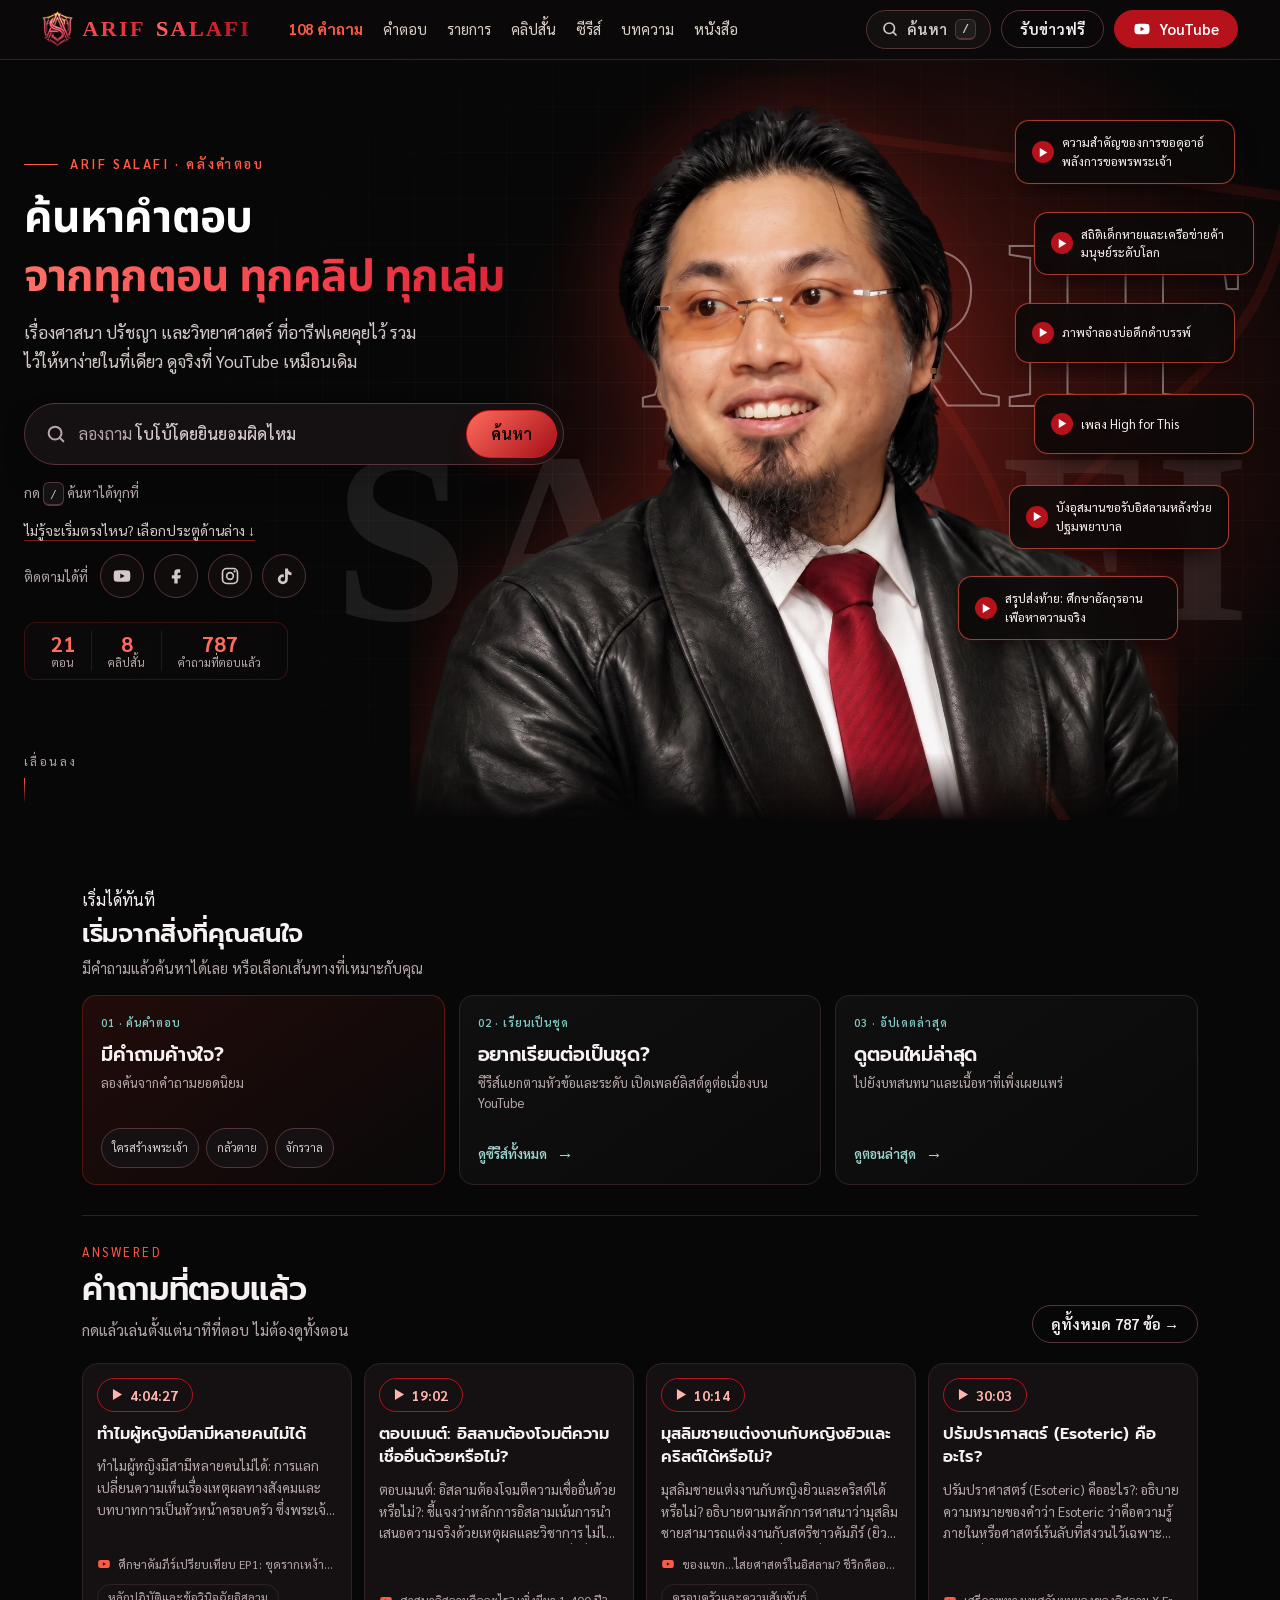
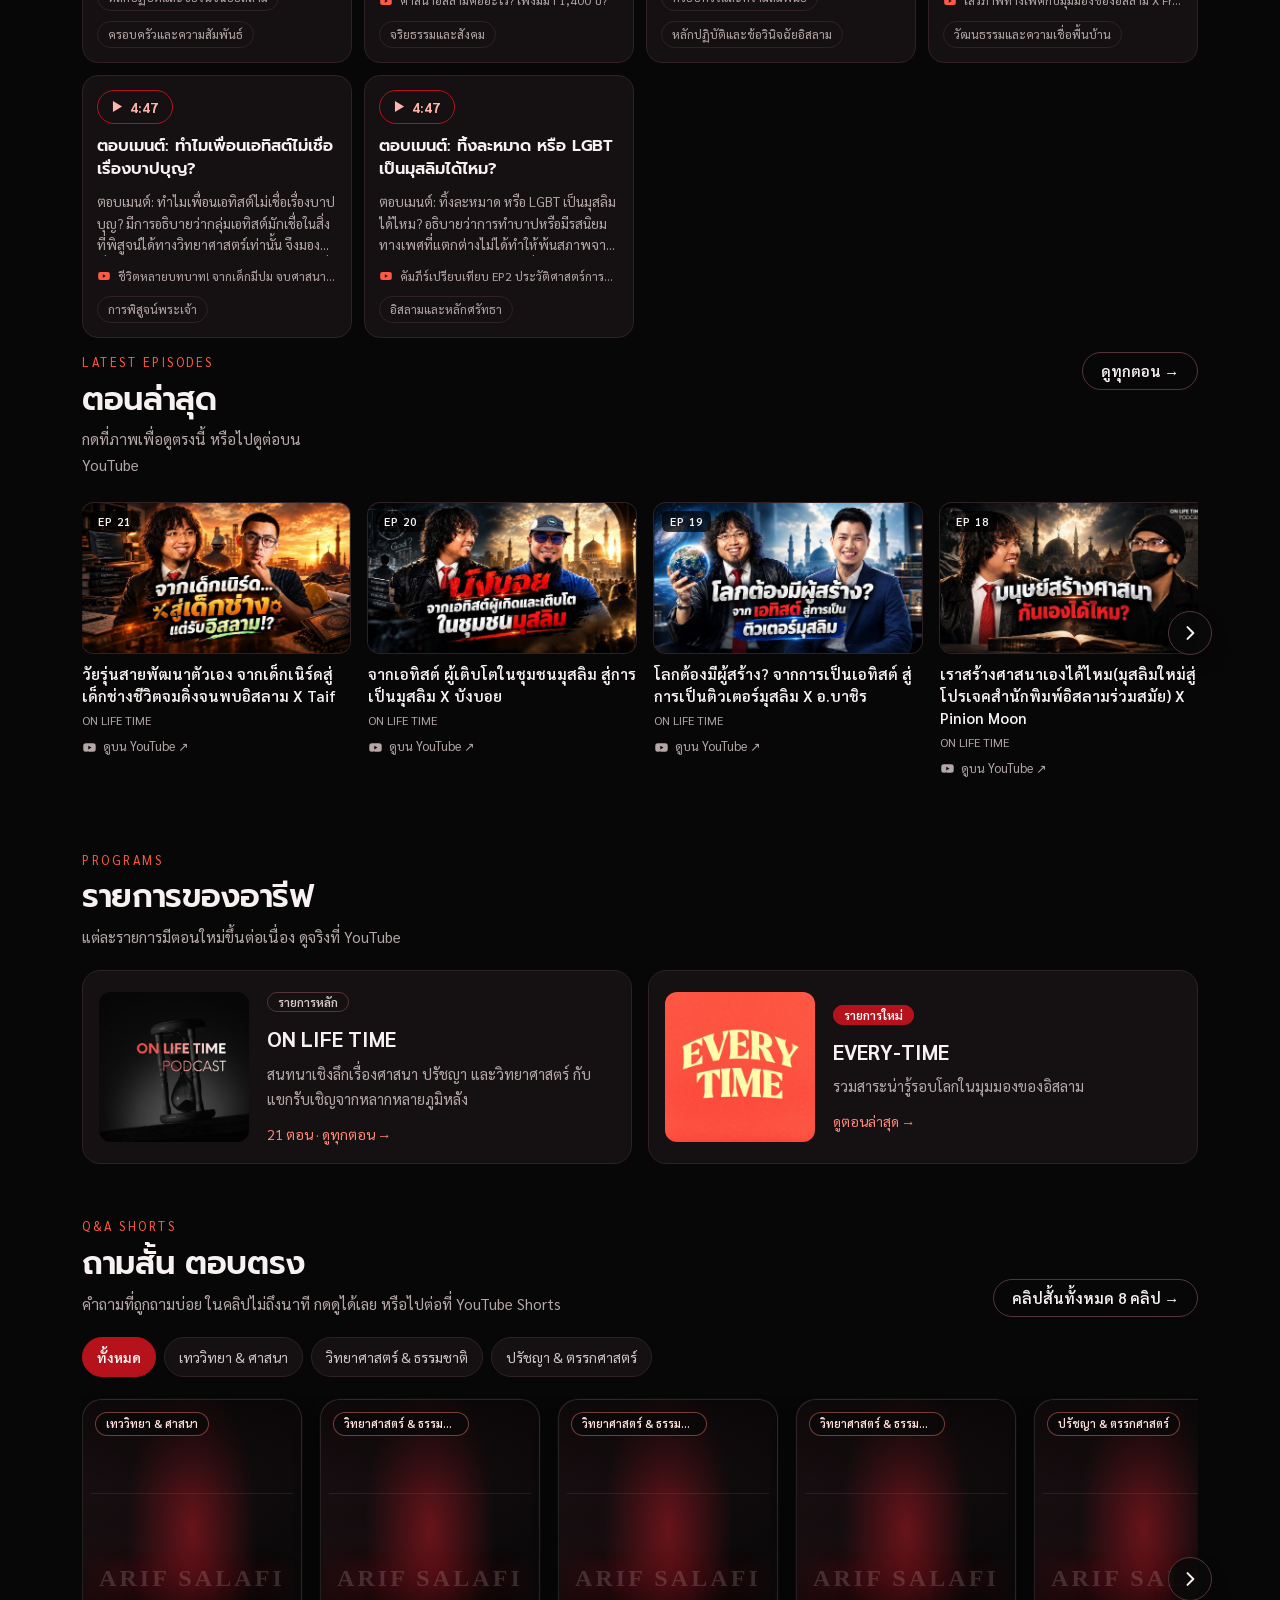
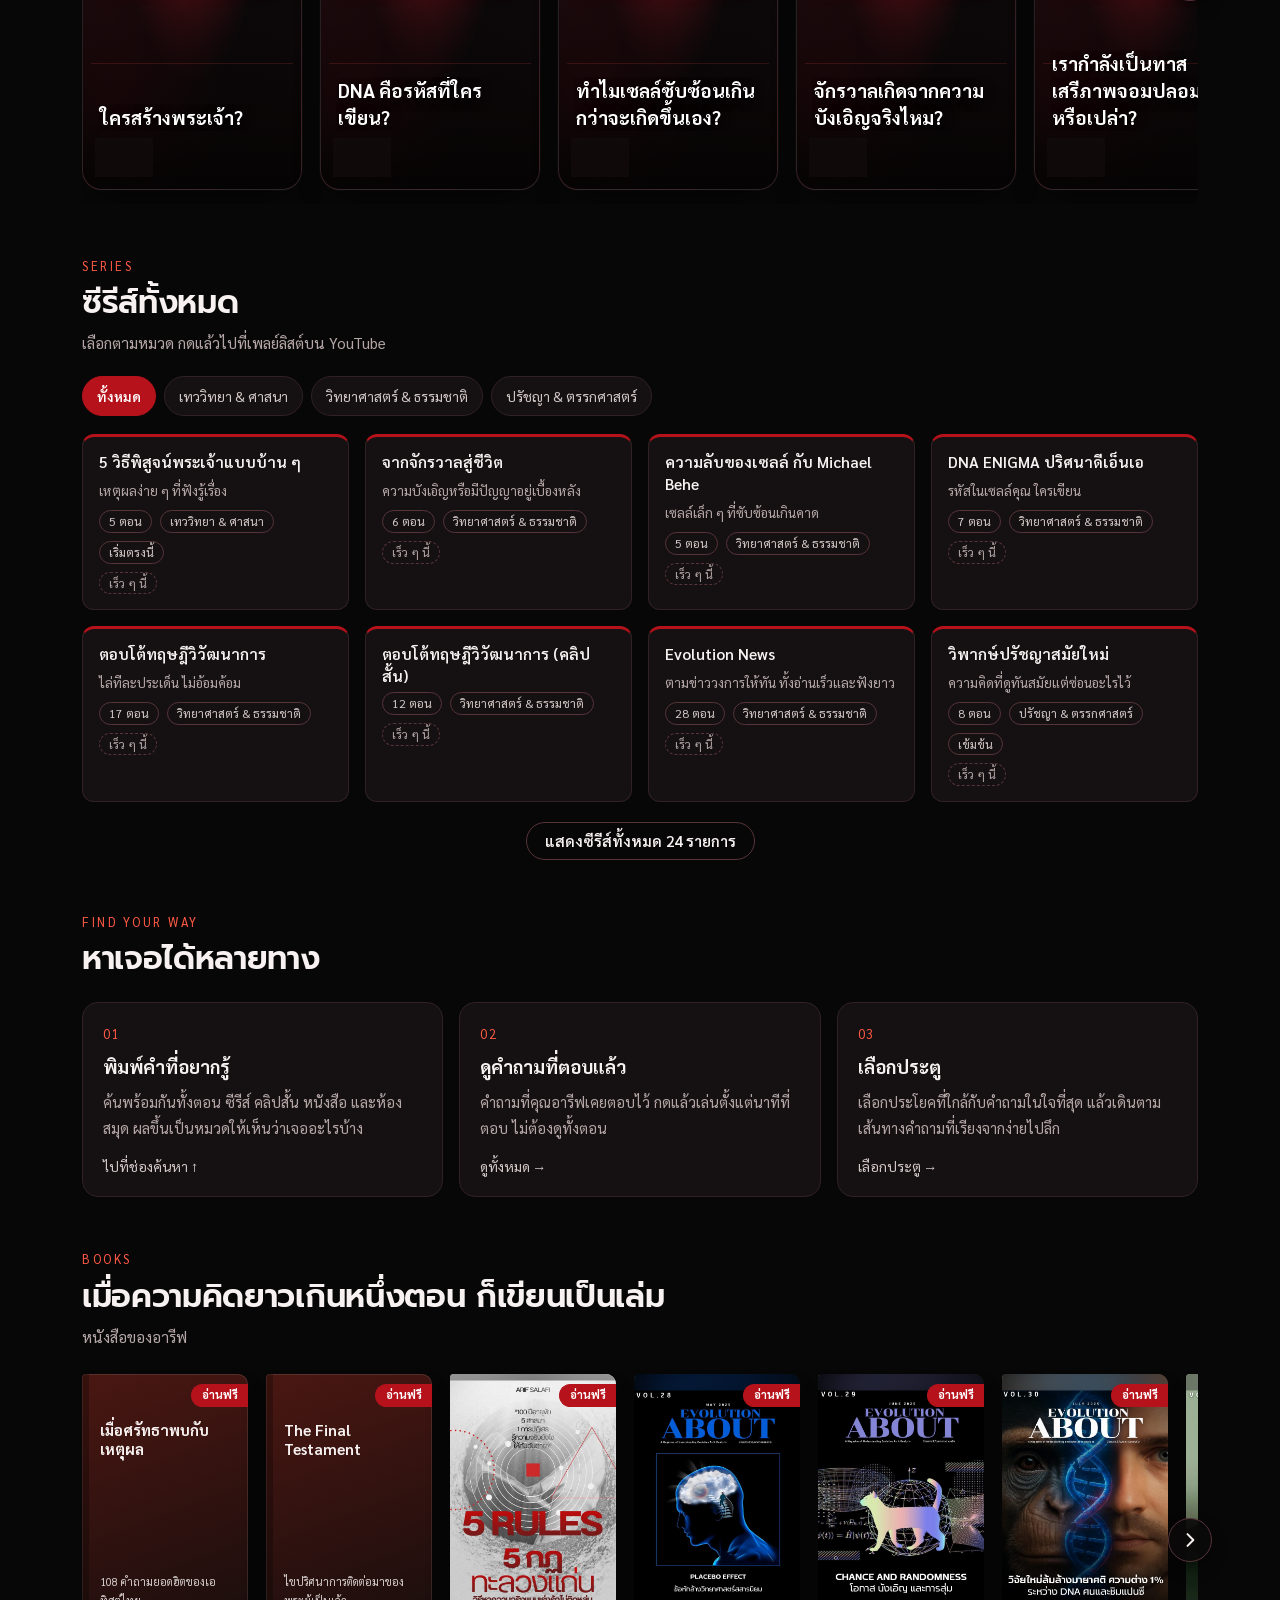
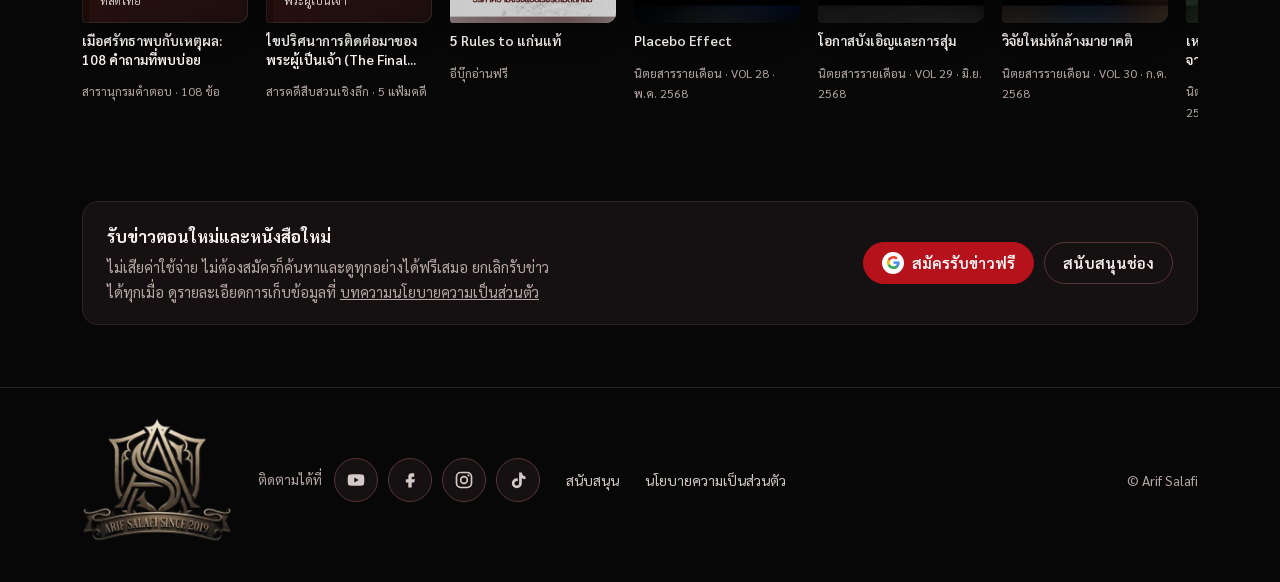
<file: series/index.html>
<!DOCTYPE html>
<html lang="th">
<head>
<meta charset="utf-8">
<meta name="viewport" content="width=device-width, initial-scale=1, viewport-fit=cover">
<base href="/">
<title>ซีรีส์ทั้งหมด | ARIF SALAFI</title>
<meta name="description" content="สำรวจซีรีส์ของ Arif Salafi เลือกหัวข้อและเปิดเพลย์ลิสต์ที่สนใจ">
<meta property="og:type" content="website">
<meta property="og:site_name" content="ARIF SALAFI">
<meta property="og:url" content="https://arifsalafi.netlify.app/series/">
<meta property="og:title" content="ซีรีส์ทั้งหมด | ARIF SALAFI">
<meta property="og:description" content="สำรวจซีรีส์ของ Arif Salafi เลือกหัวข้อและเปิดเพลย์ลิสต์ที่สนใจ">
<meta property="og:image" content="https://arifsalafi.netlify.app/images/arif-portrait.jpg">
<meta name="twitter:card" content="summary_large_image">
<meta name="twitter:title" content="ซีรีส์ทั้งหมด | ARIF SALAFI">
<meta name="twitter:description" content="สำรวจซีรีส์ของ Arif Salafi เลือกหัวข้อและเปิดเพลย์ลิสต์ที่สนใจ">
<meta name="twitter:image" content="https://arifsalafi.netlify.app/images/arif-portrait.jpg">
<link rel="canonical" href="https://arifsalafi.netlify.app/series/">
<meta name="theme-color" content="#0b0909">
<link rel="icon" type="image/png" href="images/favicon.png">
<link rel="apple-touch-icon" href="images/apple-touch-icon.png">
<link rel="preconnect" href="https://fonts.googleapis.com">
<link rel="preconnect" href="https://fonts.gstatic.com" crossorigin>
<link href="https://fonts.googleapis.com/css2?family=Noto+Sans+Thai:wght@400;500;600;700;800&family=Sarabun:wght@300;400;500;600;700;800&family=Prompt:wght@500;600;700&display=swap" rel="stylesheet">
<link rel="stylesheet" href="styles.css">
<link rel="stylesheet" href="theme-v6.css">
<link rel="stylesheet" href="theme-vii.css">
<script>(function(){var p=location.pathname.replace(/\/+$/,"").split("/").pop();if(/^(answers|episodes|shorts|series|books)$/.test(p)){var c=document.documentElement.classList;c.add("view-on");c.add("view-wait")}})()</script>
</head>
<body>
<a class="skip" href="#main">ข้ามไปเนื้อหา</a>
<header class="hdr">
  <div class="hdr-in">
    <a class="logo" href="/" aria-label="ARIF SALAFI หน้าแรก"><img class="logo-mark" src="images/logo.webp" width="31" height="36" alt="">ARIF <span>SALAFI</span></a>
    <nav class="nav" aria-label="เมนูหลัก">
      <a href="/108/" style="color:#FF5A45;font-weight:700">108 คำถาม</a><a href="/answers/">คำตอบ</a><a href="/episodes/">รายการ</a><a href="/shorts/">คลิปสั้น</a><a class="on" href="/series/">ซีรีส์</a><a href="/articles/">บทความ</a><a href="/books/">หนังสือ</a><a href="library/" data-lib>ห้องสมุด</a>
    </nav>
    <div class="acts">
      <button type="button" class="btn st" data-open-search aria-label="ค้นหา (กด / )"><svg width="18" height="18" viewBox="0 0 24 24" fill="none" stroke="currentColor" stroke-width="2.2" stroke-linecap="round" aria-hidden="true"><circle cx="11" cy="11" r="7"/><path d="m20 20-3.5-3.5"/></svg><span class="stl">ค้นหา</span><kbd>/</kbd></button>
      <a class="btn btn-line h" href="#news" data-home>รับข่าวฟรี</a>
      <a class="btn btn-yt" id="ytBtn" href="#" target="_blank" rel="noopener"><svg width="18" height="18" viewBox="0 0 24 24" aria-hidden="true"><path fill="currentColor" d="M21.6 7.2a2.5 2.5 0 0 0-1.77-1.77C18.25 5 12 5 12 5s-6.25 0-7.83.43A2.5 2.5 0 0 0 2.4 7.2C2 8.78 2 12 2 12s0 3.22.4 4.8a2.5 2.5 0 0 0 1.77 1.77C5.75 19 12 19 12 19s6.25 0 7.83-.43a2.5 2.5 0 0 0 1.77-1.77C22 15.22 22 12 22 12s0-3.22-.4-4.8ZM10 15V9l5.2 3L10 15Z"/></svg><span><span class="yl">ติดตามช่อง </span>YouTube</span></a> <button type="button" class="btn menu-btn" id="menuBtn" aria-expanded="false" aria-controls="mnav" aria-label="เมนู"><svg width="20" height="20" viewBox="0 0 24 24" fill="none" stroke="currentColor" stroke-width="2.2" stroke-linecap="round" aria-hidden="true"><path d="M4 7h16M4 12h16M4 17h16"/></svg><span class="stl">เมนู</span></button>
    </div>
  </div>
<nav class="mnav" id="mnav" aria-label="เมนูมือถือ" hidden><a href="/">หน้าแรก</a><a href="/108/" style="color:#FF5A45;font-weight:700">108 คำถามเอทิสต์ไทย</a><a href="/answers/">คำตอบ</a><a href="/episodes/">รายการ</a><a href="/shorts/">คลิปสั้น</a><a href="/series/">ซีรีส์</a><a href="/articles/">บทความ</a><a href="/books/">หนังสือ</a><a href="library/" data-lib>ห้องสมุด</a><a href="/#news" data-home class="m-news">รับข่าวฟรี</a></nav></header>

<main id="main">
<section class="hx" id="top" aria-label="ARIF SALAFI">
  <div class="hx-grid" aria-hidden="true"></div><div class="hx-glow" aria-hidden="true"></div>
  <svg class="hx-glass" viewBox="0 0 24 36" fill="none" stroke="currentColor" stroke-width=".35" aria-hidden="true"><path d="M3 2h18M3 34h18M4.5 2c0 8 7.5 9 7.5 16s-7.5 8-7.5 16M19.5 2c0 8-7.5 9-7.5 16s7.5 8 7.5 16"/><path d="M8 30c2-2 6-2 8 0" stroke-width=".5"/></svg>
  <div class="hx-big" id="hxBig" aria-hidden="true"><span class="a">ARIF</span><span class="b">SALAFI</span></div>
  <div class="hx-stage"><div class="hx-pw">
    <div class="hx-who" role="img" aria-label="คุณอารีฟ ซาลาฟี ยิ้ม สวมแจ็กเก็ตหนังสีดำ ผูกเนคไทสีแดง"></div>
  </div><div class="hx-tags" id="hxTags" aria-label="คำถามแนะนำ กดเพื่อเปิดคลิป"></div></div>
  <div class="hx-wrap"><div class="hx-copy">
    <p class="eyebrow">ARIF SALAFI · คลังคำตอบ</p>
    <h1><span class="hx-heading-primary">ค้นหาคำตอบ</span><em class="hx-heading-secondary">จากทุกตอน ทุกคลิป ทุกเล่ม</em></h1>
    <p class="lede">เรื่องศาสนา ปรัชญา และวิทยาศาสตร์ ที่อารีฟเคยคุยไว้ รวมไว้ให้หาง่ายในที่เดียว ดูจริงที่ YouTube เหมือนเดิม</p>
    <div class="hx-cta">
      <button type="button" class="hx-sbar" data-open-search aria-label="ถามคำถามที่ค้างใจ ค้นหาคำตอบ"><svg width="22" height="22" viewBox="0 0 24 24" fill="none" stroke="currentColor" stroke-width="2.2" stroke-linecap="round" aria-hidden="true"><circle cx="11" cy="11" r="7"/><path d="m20 20-3.5-3.5"/></svg><span class="hx-ph" aria-hidden="true"><em>ลองถาม</em> <b id="hxPh">ทำไมคนถึงเลิกนับถือศาสนา</b></span><span class="hx-sgo">ค้นหา</span></button>
      <span class="hx-hint">กด <kbd>/</kbd> ค้นหาได้ทุกที่</span>
    </div>
    <p class="hx-pf"><a href="#quick-start" id="startLink">ไม่รู้จะเริ่มตรงไหน? เลือกประตูด้านล่าง <span aria-hidden="true">↓</span></a></p>
    <div class="soc soc-hero" data-soc><span class="soc-l">ติดตามได้ที่</span><a href="#" data-social="youtube" hidden aria-label="ติดตามบน YouTube" title="YouTube"><svg viewBox="0 0 24 24" aria-hidden="true"><path fill="currentColor" d="M21.6 7.2a2.5 2.5 0 0 0-1.77-1.77C18.25 5 12 5 12 5s-6.25 0-7.83.43A2.5 2.5 0 0 0 2.4 7.2C2 8.78 2 12 2 12s0 3.22.4 4.8a2.5 2.5 0 0 0 1.77 1.77C5.75 19 12 19 12 19s6.25 0 7.83-.43a2.5 2.5 0 0 0 1.77-1.77C22 15.22 22 12 22 12s0-3.22-.4-4.8ZM10 15V9l5.2 3L10 15Z"/></svg></a><a href="#" data-social="facebook" hidden aria-label="ติดตามบน Facebook" title="Facebook"><svg viewBox="0 0 24 24" aria-hidden="true"><path fill="currentColor" d="M14 8h3V4h-3a4 4 0 0 0-4 4v3H7v4h3v6h4v-6h3l1-4h-4V8.6c0-.3.2-.6.6-.6z"/></svg></a><a href="#" data-social="instagram" hidden aria-label="ติดตามบน Instagram" title="Instagram"><svg viewBox="0 0 24 24" aria-hidden="true"><rect x="3" y="3" width="18" height="18" rx="5" fill="none" stroke="currentColor" stroke-width="2"/><circle cx="12" cy="12" r="4" fill="none" stroke="currentColor" stroke-width="2"/><circle cx="17.5" cy="6.5" r="1.3" fill="currentColor"/></svg></a><a href="#" data-social="tiktok" hidden aria-label="ติดตามบน TikTok" title="TikTok"><svg viewBox="0 0 24 24" aria-hidden="true"><path fill="currentColor" d="M16.6 3a5.6 5.6 0 0 0 4.4 4.9v3.3a9 9 0 0 1-4.4-1.4v6.2a6 6 0 1 1-6-6c.4 0 .8 0 1.2.1v3.4a2.7 2.7 0 1 0 1.5 2.5V3z"/></svg></a></div>
    <ul class="hx-stats" id="hxStats" aria-label="ตัวเลขสรุป"></ul>
  </div></div>
  <a class="hx-cue" href="#shows" aria-label="เลื่อนลง">เลื่อนลง<i></i></a>
</section>

<div class="wrap">
  <section id="res" aria-live="polite"><article class="route-seo"><p class="ey">ARIF SALAFI · คลังคำตอบ</p><h1>ซีรีส์ทั้งหมด</h1><p>เลือกเรียนรู้เป็นชุดตามหัวข้อและระดับพื้นฐาน เปิดเพลย์ลิสต์เพื่อดูเนื้อหาต่อเนื่องบน YouTube.</p><p>คลังคำตอบด้านศาสนา ปรัชญา และวิทยาศาสตร์ รวมเนื้อหาจากตอน คลิปสั้น ซีรีส์ และหนังสือไว้ให้ค้นต่อได้ง่าย</p><a class="btn btn-line" href="/episodes/">ดูตอนทั้งหมด →</a><nav aria-label="สำรวจหน้าหลัก"><a href="/answers/">คำถามที่ตอบแล้ว</a> · <a href="/episodes/">ตอนทั้งหมด</a> · <a href="/shorts/">คลิปสั้น</a> · <a href="/series/">ซีรีส์</a> · <a href="/books/">หนังสือ</a></nav></article></section>
  <div id="home" hidden>
    <p class="loading" id="loading">กำลังโหลดข้อมูล…</p>
    <section class="quick-start" id="quick-start" aria-labelledby="quickTitle">
      <div class="dscene" id="doorsWrap" hidden>
        <div class="dscene-in" id="dsceneIn">
          <div class="dart" id="dart" aria-hidden="true"></div><div class="dflood" aria-hidden="true"></div>
          <div class="dwrap">
          <div class="dhero" id="dhero">
            <div class="dr-head"><h2 id="doorsTitle">ตอนนี้คุณอยู่ตรงไหน?</h2><p>เลือกประตูที่ใกล้กับคำถามในใจที่สุด ไม่ต้องรีบเลือกข้าง ไม่มีคำตอบที่ถูกหรือผิด และไม่มีใครถามว่าคุณนับถืออะไร</p></div>
            <div class="dr-hello" id="doorsHello" hidden></div>
            <p class="dscroll" aria-hidden="true">เลื่อนลงเพื่อเลือกประตู ↓</p>
          </div>
          <div class="dstage" id="dstage"><div class="sdoors" id="doors"></div></div>
          </div>
        </div>
      </div>
      <div class="dafter" id="doorsAfter" hidden>
        <p class="dr-note">แต่ละเส้นทางเรียงจากคำถามพื้นฐานไปสู่คำถามที่ลึกขึ้น หยุดตรงไหนก็ได้ และกลับมาทำต่อได้ หรือถ้ามีคำถามเฉพาะเรื่อง เลือกทางลัดด้านล่าง</p>
        <p class="dr-alt" id="doorsAlt" hidden></p>
        <p class="dr-alt" id="doorsGuests" hidden></p>
        <ul class="dr-pledge" id="doorsPledge" hidden></ul>
      </div>
      <div class="quick-head"><p class="ey">เริ่มได้ทันที</p><h2 id="quickTitle">เริ่มจากสิ่งที่คุณสนใจ</h2><p>มีคำถามแล้วค้นหาได้เลย หรือเลือกเส้นทางที่เหมาะกับคุณ</p></div>
      <div class="quick-grid">
        <article class="quick-card quick-search">
          <span class="quick-num">01 · ค้นคำตอบ</span><h3>มีคำถามค้างใจ?</h3><p>ลองค้นจากคำถามยอดนิยม</p>
          <div class="quick-chips"><button type="button" class="chip" data-q="ใครสร้างพระเจ้า">ใครสร้างพระเจ้า</button><button type="button" class="chip" data-q="กลัวตาย">กลัวตาย</button><button type="button" class="chip" data-q="จักรวาล">จักรวาล</button></div>
        </article>
        <article class="quick-card">
          <span class="quick-num">02 · เรียนเป็นชุด</span><h3>อยากเรียนต่อเป็นชุด?</h3><p>ซีรีส์แยกตามหัวข้อและระดับ เปิดเพลย์ลิสต์ดูต่อเนื่องบน YouTube</p><a class="quick-link" href="/series/">ดูซีรีส์ทั้งหมด <span aria-hidden="true">→</span></a>
        </article>
        <article class="quick-card">
          <span class="quick-num">03 · อัปเดตล่าสุด</span><h3>ดูตอนใหม่ล่าสุด</h3><p>ไปยังบทสนทนาและเนื้อหาที่เพิ่งเผยแพร่</p><a class="quick-link" href="#latest">ดูตอนล่าสุด <span aria-hidden="true">→</span></a>
        </article>
      </div>
    </section>
    <section class="sec" id="answers" aria-labelledby="ansT" hidden>
      <div class="sh"><div><p class="ey">ANSWERED</p><h2 id="ansT">คำถามที่ตอบแล้ว</h2><p>กดแล้วเล่นตั้งแต่นาทีที่ตอบ ไม่ต้องดูทั้งตอน</p></div><a class="btn btn-line" href="#answers" id="ansAll">ดูทั้งหมด →</a></div>
      <div class="agrid" id="ansGrid"></div>
    </section>

    <section class="sec" id="artSec" aria-labelledby="artT" hidden>
      <div class="sh"><div><p class="ey">ARTICLES</p><h2 id="artT">บทความ</h2><p>อ่านต่อได้ทุกที่ เรียบเรียงจากคลิปและงานเขียนของคุณอารีฟ</p></div><a class="btn btn-line" href="/articles/" id="allArts">บทความทั้งหมด →</a></div>
      <div class="art-grid" id="artHome"></div>
    </section>
    <section class="sec" id="shows" aria-labelledby="shwT" hidden>
      <div class="sh"><div><p class="ey">PROGRAMS</p><h2 id="shwT">รายการของอารีฟ</h2><p>แต่ละรายการมีตอนใหม่ขึ้นต่อเนื่อง ดูจริงที่ YouTube</p></div></div>
      <div class="prog" id="progList"></div>
    </section>

    <section class="sec" id="shorts" aria-labelledby="shT" hidden>
      <div class="sh"><div><p class="ey">Q&amp;A SHORTS</p><h2 id="shT">ถามสั้น ตอบตรง</h2><p>คำถามที่ถูกถามบ่อย ในคลิปไม่ถึงนาที กดดูได้เลย หรือไปต่อที่ YouTube Shorts</p></div><a class="btn btn-line" href="#clips" id="shAll">คลิปสั้นทั้งหมด →</a></div>
      <div class="pill-row" id="shpills"></div>
      <div class="car" id="shcar" data-st="A"></div>
    </section>

    <section class="sec" id="latest" aria-labelledby="epT" hidden>
      <div class="sh"><div><p class="ey">LATEST EPISODES</p><h2 id="epT">ตอนล่าสุด</h2><p>กดที่ภาพเพื่อดูตรงนี้ หรือไปดูต่อบน YouTube</p></div><a class="btn btn-line" href="#all=ep" id="allEps">ดูทุกตอน →</a></div>
      <div class="car" id="epcar"></div>
    </section>

    <section class="sec" id="series" aria-labelledby="srT" hidden>
      <div class="sh"><div><p class="ey">SERIES</p><h2 id="srT">ซีรีส์ทั้งหมด</h2><p>เลือกตามหมวด กดแล้วไปที่เพลย์ลิสต์บน YouTube</p></div></div>
      <div class="pill-row" id="srpills"></div>
      <div class="sgrid" id="srgrid"></div>
      <div class="more"><button class="btn btn-line" type="button" id="srMore" hidden>แสดงซีรีส์ทั้งหมด</button></div>
    </section>

    <section class="sec" id="how" aria-labelledby="hwT" hidden>
      <div class="sh"><div><p class="ey">FIND YOUR WAY</p><h2 id="hwT">หาเจอได้หลายทาง</h2></div></div>
      <div class="how">
        <a class="hc" href="#" data-open-search id="howFocus"><span class="n">01</span><h3>พิมพ์คำที่อยากรู้</h3><p>ค้นพร้อมกันทั้งตอน ซีรีส์ คลิปสั้น หนังสือ และห้องสมุด ผลขึ้นเป็นหมวดให้เห็นว่าเจออะไรบ้าง</p><span class="go">ไปที่ช่องค้นหา ↑</span></a>
        <a class="hc" href="#answers" id="howAns"><span class="n">02</span><h3>ดูคำถามที่ตอบแล้ว</h3><p>คำถามที่คุณอารีฟเคยตอบไว้ กดแล้วเล่นตั้งแต่นาทีที่ตอบ ไม่ต้องดูทั้งตอน</p><span class="go">ดูทั้งหมด →</span></a>
        <a class="hc" href="#quick-start" id="howDoors"><span class="n">03</span><h3>เลือกประตู</h3><p>เลือกประโยคที่ใกล้กับคำถามในใจที่สุด แล้วเดินตามเส้นทางคำถามที่เรียงจากง่ายไปลึก</p><span class="go">เลือกประตู →</span></a>
      </div>
    </section>

    <section class="sec" id="books" aria-labelledby="bkT" hidden>
      <div class="sh"><div><p class="ey">BOOKS</p><h2 id="bkT">เมื่อความคิดยาวเกินหนึ่งตอน ก็เขียนเป็นเล่ม</h2><p>หนังสือของอารีฟ</p></div></div>
      <div class="car" id="bkcar"></div>
    </section>

    <section class="sec" id="library" aria-labelledby="lbT" data-lib>
      <div class="lib">
        <div>
          <p class="ey">ห้องสมุดรัตติกาล · WORKSPACE &amp; STUDIO</p>
          <h2 id="lbT">ยืมหนังสือฟรี <span id="libN">หลายร้อย</span> เล่ม<br>เดินตามคำถามไปกับหนังสือบนชั้น</h2>
          <p>ห้องสมุดส่วนตัวของอารีฟ เปิดให้ยืมฟรี เลือกคำถามที่ค้างในใจ แล้วดูว่าหนังสือเล่มไหนช่วยตอบได้ ค้นหาตามชื่อ ผู้เขียน หรือหัวข้อก็ได้</p>
          <a class="btn btn-gold" href="library/">เข้าห้องสมุด →</a>
        </div>
        <div class="stack" id="lstack" aria-hidden="true"></div>
      </div>
    </section>

    <section class="sec" id="news" aria-labelledby="nwT">
      <div class="strip">
        <div><h3 id="nwT">รับข่าวตอนใหม่และหนังสือใหม่</h3><p>ไม่เสียค่าใช้จ่าย ไม่ต้องสมัครก็ค้นหาและดูทุกอย่างได้ฟรีเสมอ ยกเลิกรับข่าวได้ทุกเมื่อ ดูรายละเอียดการเก็บข้อมูลที่ <a href="/articles/">บทความ</a><a href="privacy.html">นโยบายความเป็นส่วนตัว</a></p></div>
        <div style="display:flex;gap:10px;flex-wrap:wrap"><button class="btn btn-gold" type="button" id="subB"><span class="gdot" aria-hidden="true"><svg width="13" height="13" viewBox="0 0 48 48"><path fill="#EA4335" d="M24 9.5c3.5 0 6.6 1.2 9.1 3.6l6.8-6.8C35.8 2.4 30.3 0 24 0 14.6 0 6.5 5.4 2.6 13.2l7.9 6.1C12.4 13.6 17.7 9.5 24 9.5z"/><path fill="#4285F4" d="M46.5 24.5c0-1.6-.1-3.1-.4-4.5H24v9h12.7c-.6 3-2.3 5.5-4.8 7.2l7.5 5.8c4.4-4.1 7.1-10.1 7.1-17.5z"/><path fill="#FBBC05" d="M10.5 28.7a14.5 14.5 0 0 1 0-9.4l-7.9-6.1a24 24 0 0 0 0 21.6l7.9-6.1z"/><path fill="#34A853" d="M24 48c6.5 0 11.9-2.1 15.9-5.8l-7.5-5.8c-2.1 1.4-4.9 2.3-8.4 2.3-6.3 0-11.6-4.1-13.5-9.8l-7.9 6.1C6.5 42.6 14.6 48 24 48z"/></svg></span><span class="lbl">สมัครรับข่าวฟรี</span></button>
        <a class="btn btn-line" href="support.html">สนับสนุนช่อง</a></div>
      </div>
      <p class="ft-note" id="subNote" hidden aria-live="polite"></p>
    </section>
  </div>
</div>
</main>

<footer class="ftr">
  <div class="wrap ftr-in">
    <span class="ftr-logo"><img src="images/logo-banner.webp" width="150" height="124" alt="ARIF SALAFI since 2019" loading="lazy"></span>
    <div class="soc soc-f" data-soc><span class="soc-l">ติดตามได้ที่</span><a href="#" data-social="youtube" hidden aria-label="ติดตามบน YouTube" title="YouTube"><svg viewBox="0 0 24 24" aria-hidden="true"><path fill="currentColor" d="M21.6 7.2a2.5 2.5 0 0 0-1.77-1.77C18.25 5 12 5 12 5s-6.25 0-7.83.43A2.5 2.5 0 0 0 2.4 7.2C2 8.78 2 12 2 12s0 3.22.4 4.8a2.5 2.5 0 0 0 1.77 1.77C5.75 19 12 19 12 19s6.25 0 7.83-.43a2.5 2.5 0 0 0 1.77-1.77C22 15.22 22 12 22 12s0-3.22-.4-4.8ZM10 15V9l5.2 3L10 15Z"/></svg></a><a href="#" data-social="facebook" hidden aria-label="ติดตามบน Facebook" title="Facebook"><svg viewBox="0 0 24 24" aria-hidden="true"><path fill="currentColor" d="M14 8h3V4h-3a4 4 0 0 0-4 4v3H7v4h3v6h4v-6h3l1-4h-4V8.6c0-.3.2-.6.6-.6z"/></svg></a><a href="#" data-social="instagram" hidden aria-label="ติดตามบน Instagram" title="Instagram"><svg viewBox="0 0 24 24" aria-hidden="true"><rect x="3" y="3" width="18" height="18" rx="5" fill="none" stroke="currentColor" stroke-width="2"/><circle cx="12" cy="12" r="4" fill="none" stroke="currentColor" stroke-width="2"/><circle cx="17.5" cy="6.5" r="1.3" fill="currentColor"/></svg></a><a href="#" data-social="tiktok" hidden aria-label="ติดตามบน TikTok" title="TikTok"><svg viewBox="0 0 24 24" aria-hidden="true"><path fill="currentColor" d="M16.6 3a5.6 5.6 0 0 0 4.4 4.9v3.3a9 9 0 0 1-4.4-1.4v6.2a6 6 0 1 1-6-6c.4 0 .8 0 1.2.1v3.4a2.7 2.7 0 1 0 1.5 2.5V3z"/></svg></a></div>
    <a href="library/" data-lib>ห้องสมุดรัตติกาล</a><a href="support.html">สนับสนุน</a><a href="privacy.html">นโยบายความเป็นส่วนตัว</a>
    <span class="sp">© Arif Salafi</span>
  </div>
</footer>

<dialog class="srd" id="sr" aria-label="ค้นหา">
  <div class="sr-top">
    <svg width="24" height="24" viewBox="0 0 24 24" fill="none" stroke="currentColor" stroke-width="2.3" stroke-linecap="round" aria-hidden="true"><circle cx="11" cy="11" r="7"/><path d="m20 20-3.5-3.5"/></svg>
    <label class="sr" for="q">ค้นหา</label>
    <input id="q" type="text" inputmode="search" placeholder="พิมพ์คำถามหรือคำที่อยากรู้ เช่น ทำไมคนถึงเลิกนับถือศาสนา" autocomplete="off" enterkeyhint="search">
    <button class="sr-clear-q" type="button" id="srClearQ" aria-label="ล้างคำค้น" hidden><svg width="16" height="16" viewBox="0 0 24 24" fill="none" stroke="currentColor" stroke-width="2.4" stroke-linecap="round" aria-hidden="true"><path d="M6 6l12 12M18 6L6 18"/></svg></button>
    <button class="sr-x" type="button" id="srx">ปิด <kbd>Esc</kbd></button>
  </div>
  <div class="sr-cats" id="srCats" role="group" aria-label="กรองตามหมวด"></div>
  <div class="sr-advanced">
    <button class="sr-advanced-toggle" type="button" id="srAdvancedToggle" aria-expanded="false" aria-controls="srAdvancedPanel"><span aria-hidden="true">☷</span> ตัวกรองขั้นสูง <span class="sr-advanced-count" id="srAdvancedCount" hidden></span><span class="sr-advanced-caret" aria-hidden="true">⌄</span></button>
    <div class="sr-advanced-panel" id="srAdvancedPanel" hidden>
      <label class="sr-filter-field"><span>หมวดหมู่</span><select id="srCategory"><option value="">ทุกหมวดหมู่</option></select></label>
      <label class="sr-filter-field"><span>เรียงผลลัพธ์</span><select id="srSort"><option value="relevance">เกี่ยวข้องที่สุด</option><option value="newest">ใหม่ล่าสุด</option></select></label>
      <button class="sr-advanced-reset" type="button" id="srAdvancedReset">ล้างตัวกรองขั้นสูง</button>
    </div>
  </div>
  <div class="sr-body" id="srb" aria-live="polite"></div>
  <div class="sr-foot"><span><kbd>↑</kbd><kbd>↓</kbd> เลือก</span><span><kbd>Enter</kbd> เปิด</span><span><kbd>Esc</kbd> ปิด</span></div>
</dialog>

<dialog class="vm" id="vm" aria-labelledby="vmT">
  <div class="vm-h"><h3 id="vmT"></h3><button class="vm-x" type="button" id="vmX" aria-label="ปิด">✕</button></div>
  <div class="vm-box wide" id="vmBox"></div>
  <p class="vm-sum" id="vmSum" hidden></p>
  <div class="vm-f"><a class="btn btn-yt" id="vmYt" href="#" target="_blank" rel="noopener">ดูต่อบน YouTube ↗</a><button class="btn btn-line" type="button" id="vmClose">ปิด</button><a class="vm-sup" href="support.html">เลี้ยงกาแฟทีมงานสักแก้ว →</a></div>
</dialog>

<script src="config.js"></script>
<script src="data-fallback.js"></script>
<script src="article-covers.js"></script>
<script src="app.js"></script>
</body>
</html>
</file>
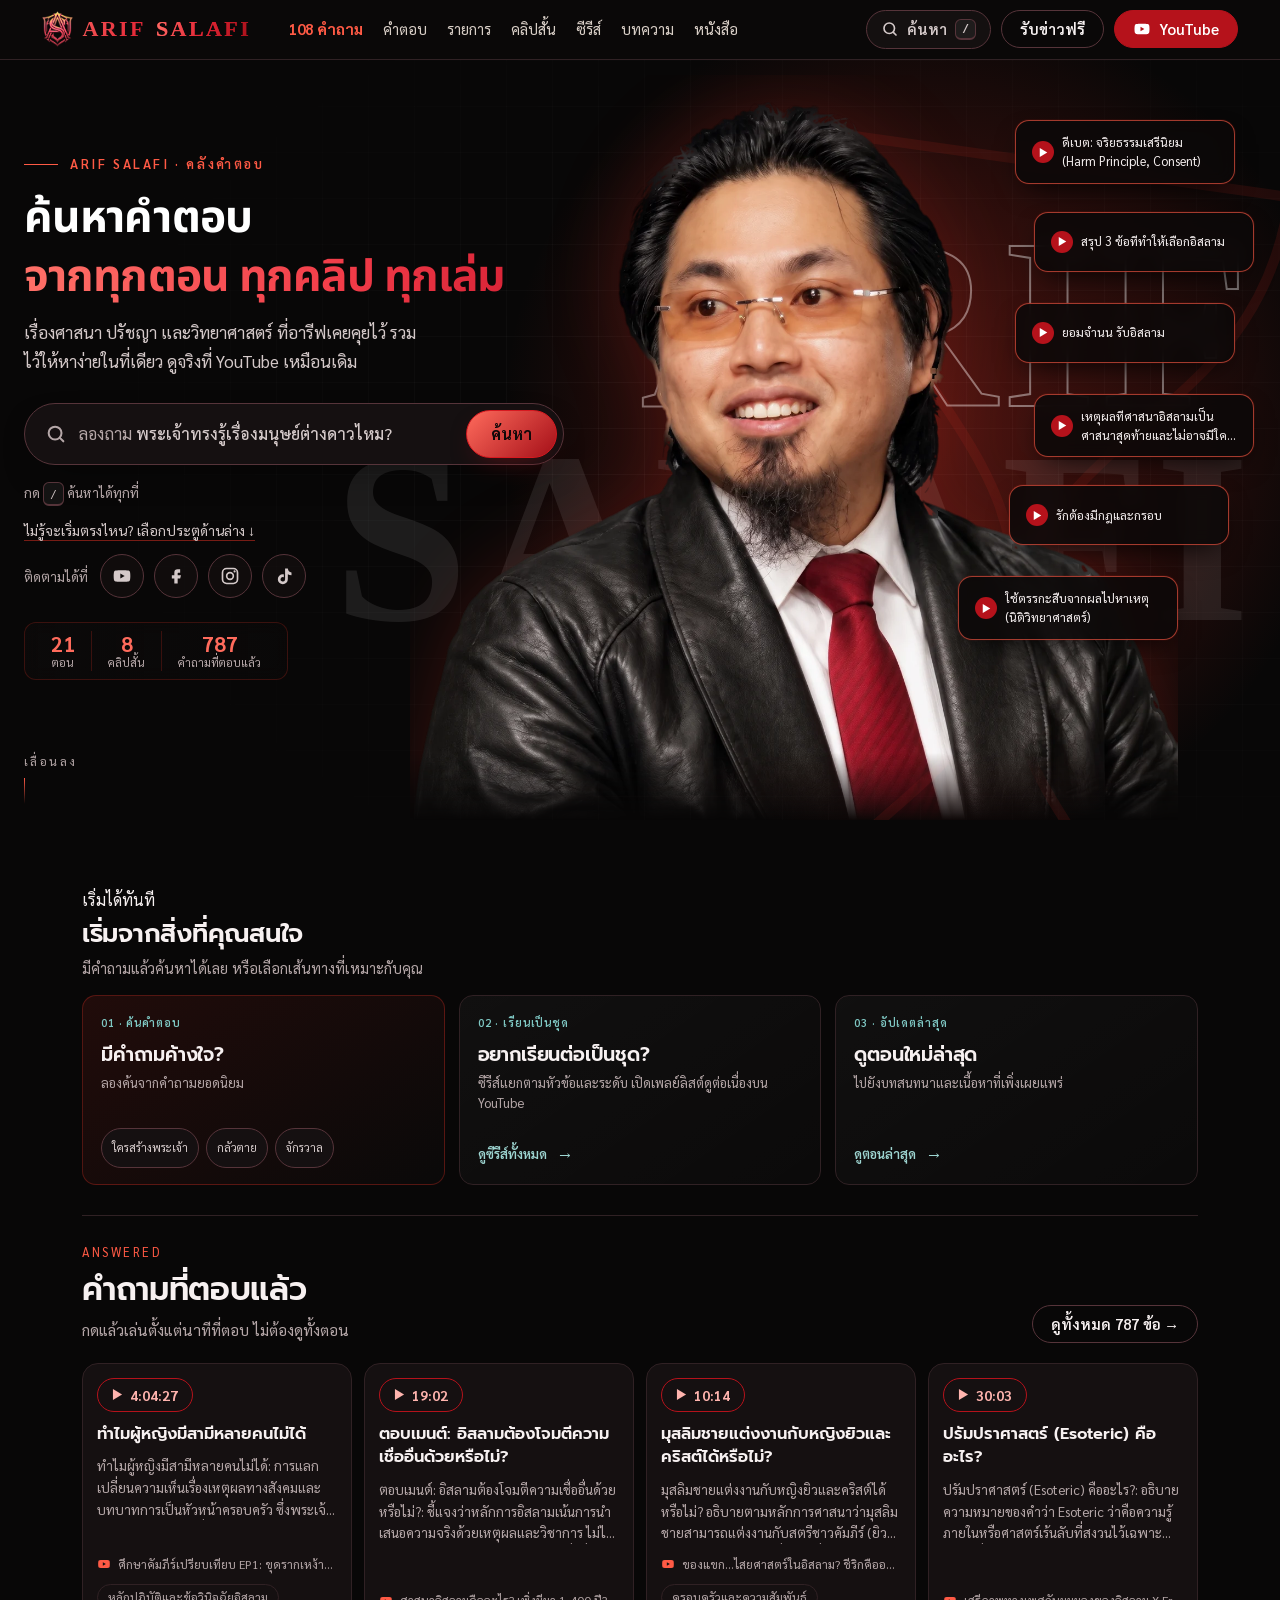
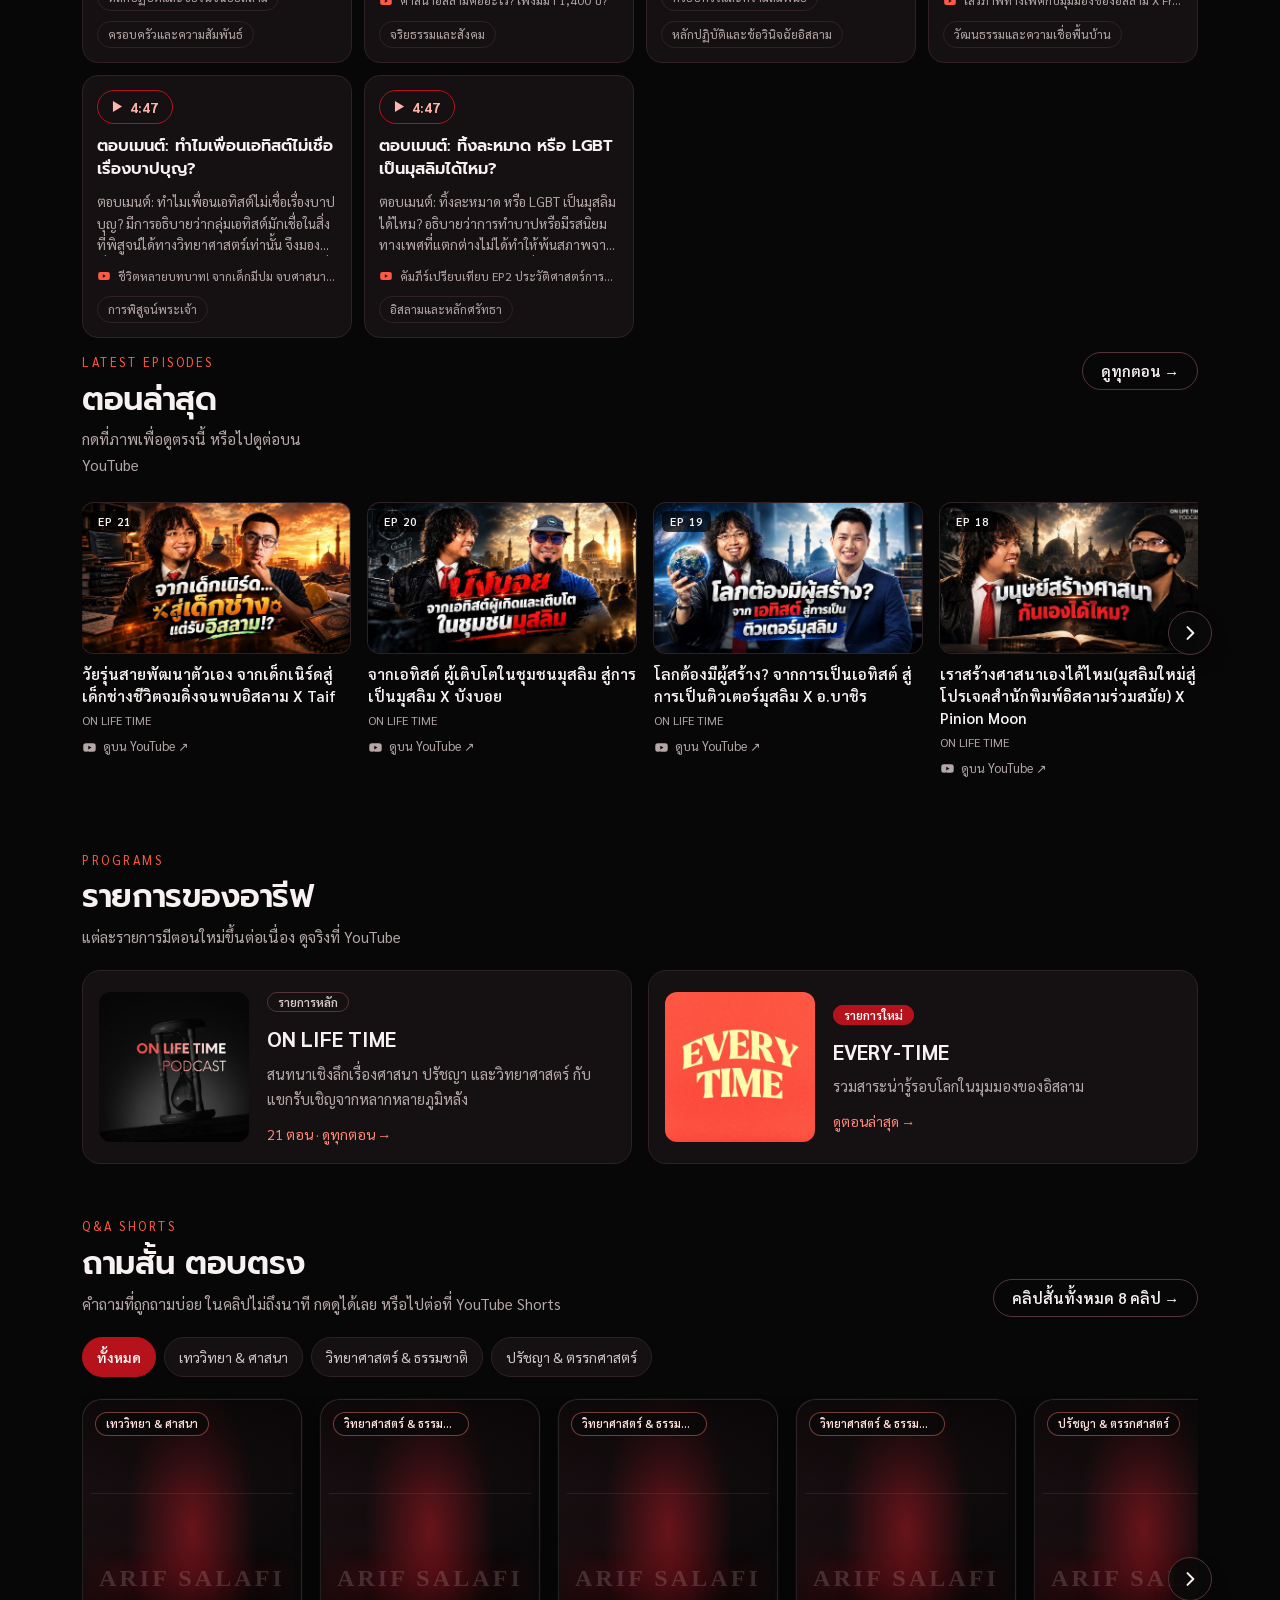
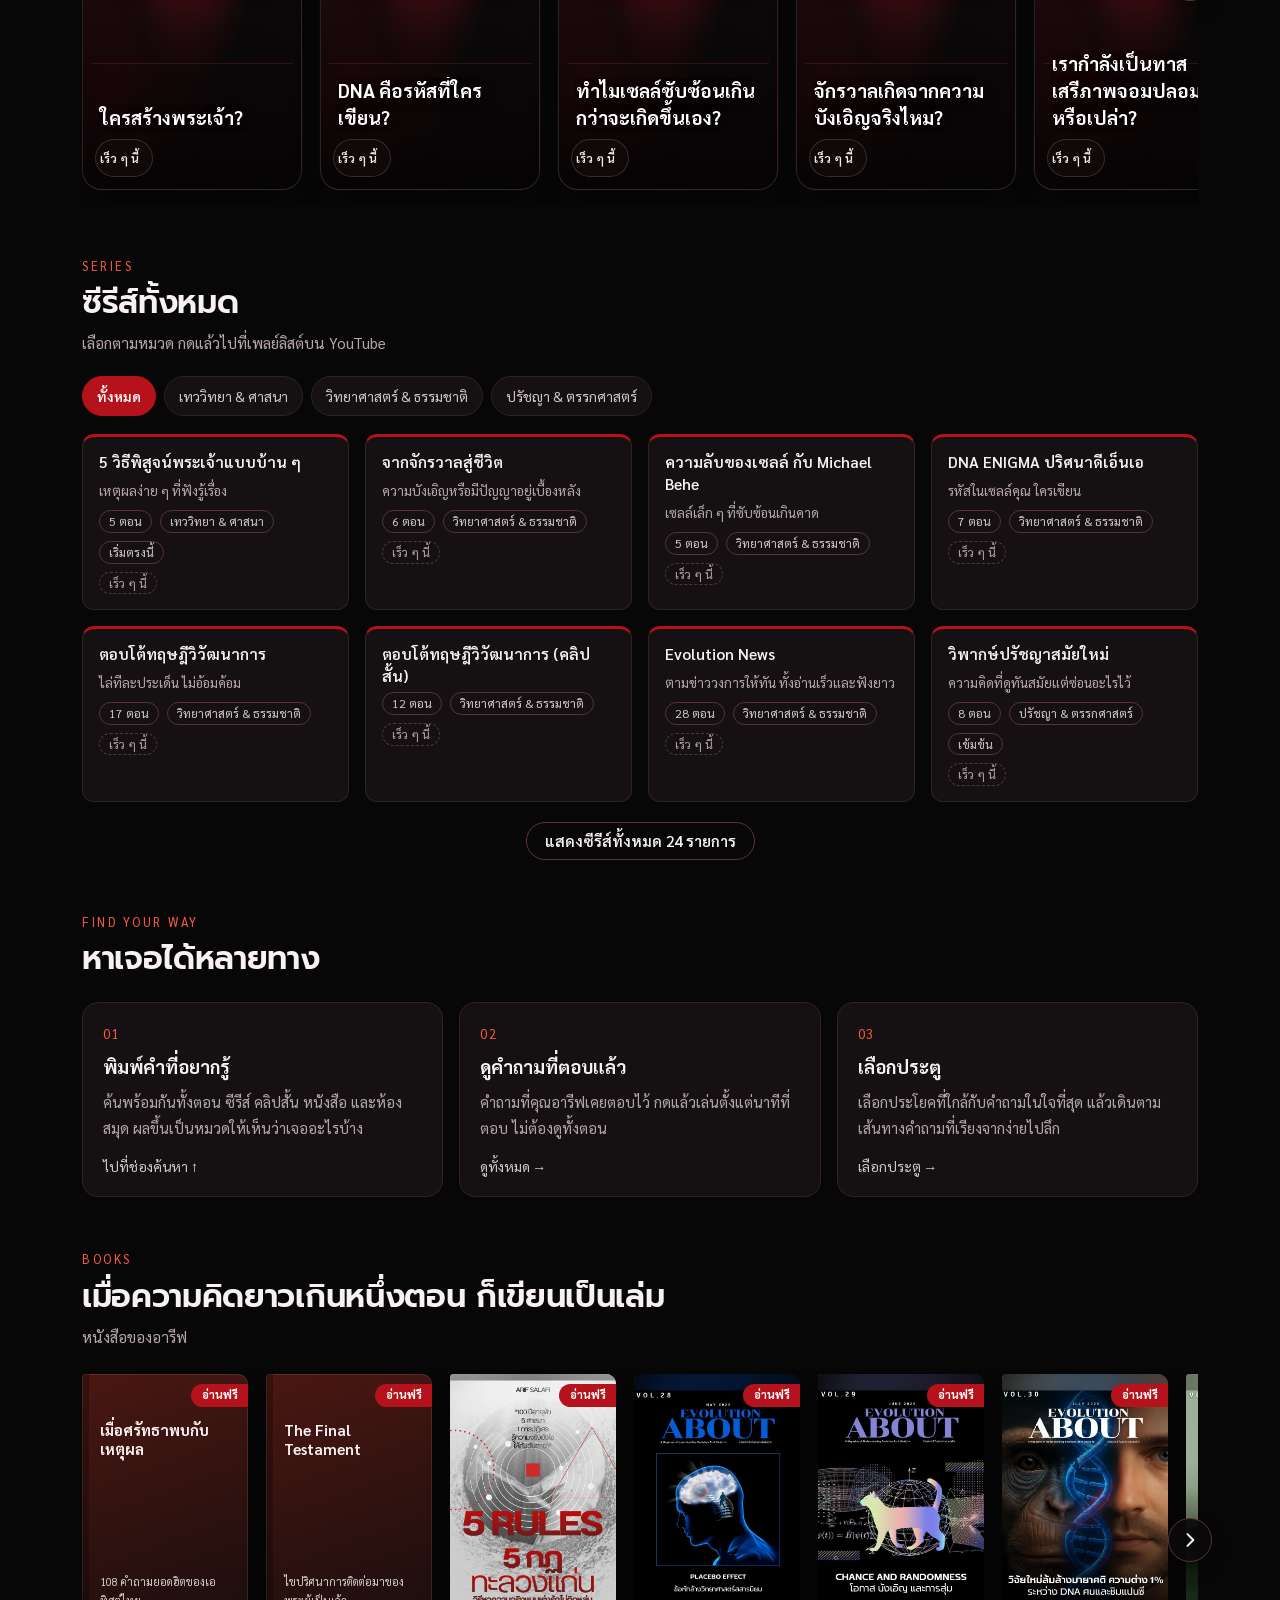
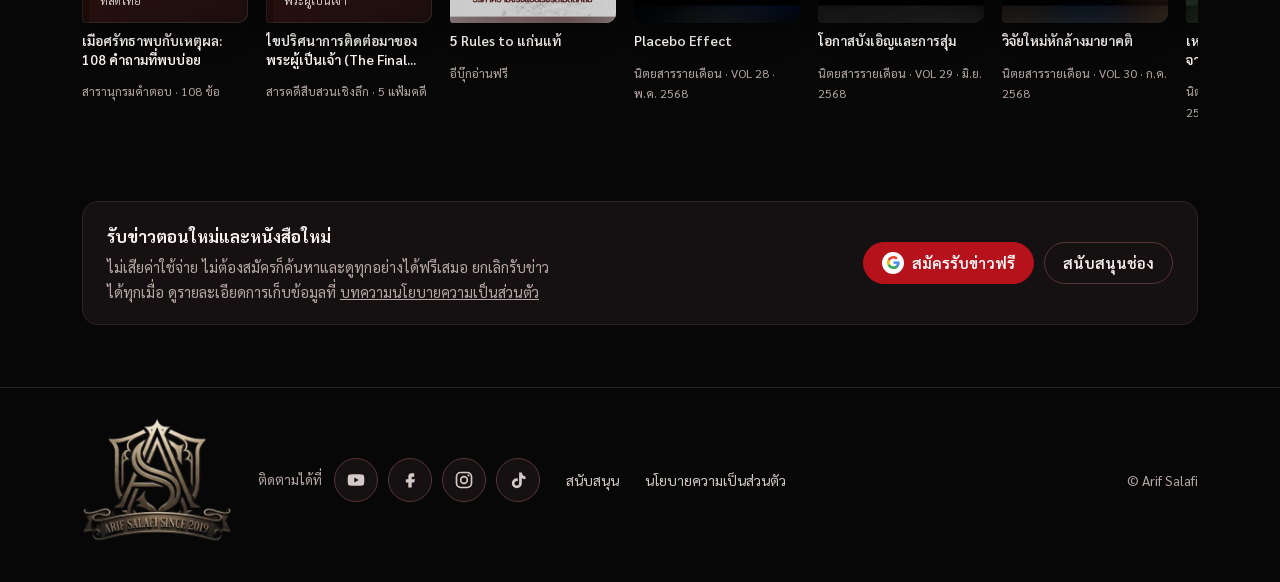
<file: shorts/index.html>
<!DOCTYPE html>
<html lang="th">
<head>
<meta charset="utf-8">
<meta name="viewport" content="width=device-width, initial-scale=1, viewport-fit=cover">
<base href="/">
<title>คลิปสั้นถามตอบ | ARIF SALAFI</title>
<meta name="description" content="คลิปสั้นถามตอบจาก Arif Salafi แยกตามหมวดหมู่ แชร์หัวข้อที่สนใจให้เพื่อนได้">
<meta property="og:type" content="website">
<meta property="og:site_name" content="ARIF SALAFI">
<meta property="og:url" content="https://arifsalafi.netlify.app/shorts/">
<meta property="og:title" content="คลิปสั้นถามตอบ | ARIF SALAFI">
<meta property="og:description" content="คลิปสั้นถามตอบจาก Arif Salafi แยกตามหมวดหมู่ แชร์หัวข้อที่สนใจให้เพื่อนได้">
<meta property="og:image" content="https://arifsalafi.netlify.app/images/arif-portrait.jpg">
<meta name="twitter:card" content="summary_large_image">
<meta name="twitter:title" content="คลิปสั้นถามตอบ | ARIF SALAFI">
<meta name="twitter:description" content="คลิปสั้นถามตอบจาก Arif Salafi แยกตามหมวดหมู่ แชร์หัวข้อที่สนใจให้เพื่อนได้">
<meta name="twitter:image" content="https://arifsalafi.netlify.app/images/arif-portrait.jpg">
<link rel="canonical" href="https://arifsalafi.netlify.app/shorts/">
<meta name="theme-color" content="#0b0909">
<link rel="icon" type="image/png" href="images/favicon.png">
<link rel="apple-touch-icon" href="images/apple-touch-icon.png">
<link rel="preconnect" href="https://fonts.googleapis.com">
<link rel="preconnect" href="https://fonts.gstatic.com" crossorigin>
<link href="https://fonts.googleapis.com/css2?family=Noto+Sans+Thai:wght@400;500;600;700;800&family=Sarabun:wght@300;400;500;600;700;800&family=Prompt:wght@500;600;700&display=swap" rel="stylesheet">
<link rel="stylesheet" href="styles.css">
<link rel="stylesheet" href="theme-v6.css">
<link rel="stylesheet" href="theme-vii.css">
<script>(function(){var p=location.pathname.replace(/\/+$/,"").split("/").pop();if(/^(answers|episodes|shorts|series|books)$/.test(p)){var c=document.documentElement.classList;c.add("view-on");c.add("view-wait")}})()</script>
</head>
<body>
<a class="skip" href="#main">ข้ามไปเนื้อหา</a>
<header class="hdr">
  <div class="hdr-in">
    <a class="logo" href="/" aria-label="ARIF SALAFI หน้าแรก"><img class="logo-mark" src="images/logo.webp" width="31" height="36" alt="">ARIF <span>SALAFI</span></a>
    <nav class="nav" aria-label="เมนูหลัก">
      <a href="/108/" style="color:#FF5A45;font-weight:700">108 คำถาม</a><a href="/answers/">คำตอบ</a><a href="/episodes/">รายการ</a><a class="on" href="/shorts/">คลิปสั้น</a><a href="/series/">ซีรีส์</a><a href="/articles/">บทความ</a><a href="/books/">หนังสือ</a><a href="library/" data-lib>ห้องสมุด</a>
    </nav>
    <div class="acts">
      <button type="button" class="btn st" data-open-search aria-label="ค้นหา (กด / )"><svg width="18" height="18" viewBox="0 0 24 24" fill="none" stroke="currentColor" stroke-width="2.2" stroke-linecap="round" aria-hidden="true"><circle cx="11" cy="11" r="7"/><path d="m20 20-3.5-3.5"/></svg><span class="stl">ค้นหา</span><kbd>/</kbd></button>
      <a class="btn btn-line h" href="#news" data-home>รับข่าวฟรี</a>
      <a class="btn btn-yt" id="ytBtn" href="#" target="_blank" rel="noopener"><svg width="18" height="18" viewBox="0 0 24 24" aria-hidden="true"><path fill="currentColor" d="M21.6 7.2a2.5 2.5 0 0 0-1.77-1.77C18.25 5 12 5 12 5s-6.25 0-7.83.43A2.5 2.5 0 0 0 2.4 7.2C2 8.78 2 12 2 12s0 3.22.4 4.8a2.5 2.5 0 0 0 1.77 1.77C5.75 19 12 19 12 19s6.25 0 7.83-.43a2.5 2.5 0 0 0 1.77-1.77C22 15.22 22 12 22 12s0-3.22-.4-4.8ZM10 15V9l5.2 3L10 15Z"/></svg><span><span class="yl">ติดตามช่อง </span>YouTube</span></a> <button type="button" class="btn menu-btn" id="menuBtn" aria-expanded="false" aria-controls="mnav" aria-label="เมนู"><svg width="20" height="20" viewBox="0 0 24 24" fill="none" stroke="currentColor" stroke-width="2.2" stroke-linecap="round" aria-hidden="true"><path d="M4 7h16M4 12h16M4 17h16"/></svg><span class="stl">เมนู</span></button>
    </div>
  </div>
<nav class="mnav" id="mnav" aria-label="เมนูมือถือ" hidden><a href="/">หน้าแรก</a><a href="/108/" style="color:#FF5A45;font-weight:700">108 คำถามเอทิสต์ไทย</a><a href="/answers/">คำตอบ</a><a href="/episodes/">รายการ</a><a href="/shorts/">คลิปสั้น</a><a href="/series/">ซีรีส์</a><a href="/articles/">บทความ</a><a href="/books/">หนังสือ</a><a href="library/" data-lib>ห้องสมุด</a><a href="/#news" data-home class="m-news">รับข่าวฟรี</a></nav></header>

<main id="main">
<section class="hx" id="top" aria-label="ARIF SALAFI">
  <div class="hx-grid" aria-hidden="true"></div><div class="hx-glow" aria-hidden="true"></div>
  <svg class="hx-glass" viewBox="0 0 24 36" fill="none" stroke="currentColor" stroke-width=".35" aria-hidden="true"><path d="M3 2h18M3 34h18M4.5 2c0 8 7.5 9 7.5 16s-7.5 8-7.5 16M19.5 2c0 8-7.5 9-7.5 16s7.5 8 7.5 16"/><path d="M8 30c2-2 6-2 8 0" stroke-width=".5"/></svg>
  <div class="hx-big" id="hxBig" aria-hidden="true"><span class="a">ARIF</span><span class="b">SALAFI</span></div>
  <div class="hx-stage"><div class="hx-pw">
    <div class="hx-who" role="img" aria-label="คุณอารีฟ ซาลาฟี ยิ้ม สวมแจ็กเก็ตหนังสีดำ ผูกเนคไทสีแดง"></div>
  </div><div class="hx-tags" id="hxTags" aria-label="คำถามแนะนำ กดเพื่อเปิดคลิป"></div></div>
  <div class="hx-wrap"><div class="hx-copy">
    <p class="eyebrow">ARIF SALAFI · คลังคำตอบ</p>
    <h1><span class="hx-heading-primary">ค้นหาคำตอบ</span><em class="hx-heading-secondary">จากทุกตอน ทุกคลิป ทุกเล่ม</em></h1>
    <p class="lede">เรื่องศาสนา ปรัชญา และวิทยาศาสตร์ ที่อารีฟเคยคุยไว้ รวมไว้ให้หาง่ายในที่เดียว ดูจริงที่ YouTube เหมือนเดิม</p>
    <div class="hx-cta">
      <button type="button" class="hx-sbar" data-open-search aria-label="ถามคำถามที่ค้างใจ ค้นหาคำตอบ"><svg width="22" height="22" viewBox="0 0 24 24" fill="none" stroke="currentColor" stroke-width="2.2" stroke-linecap="round" aria-hidden="true"><circle cx="11" cy="11" r="7"/><path d="m20 20-3.5-3.5"/></svg><span class="hx-ph" aria-hidden="true"><em>ลองถาม</em> <b id="hxPh">ทำไมคนถึงเลิกนับถือศาสนา</b></span><span class="hx-sgo">ค้นหา</span></button>
      <span class="hx-hint">กด <kbd>/</kbd> ค้นหาได้ทุกที่</span>
    </div>
    <p class="hx-pf"><a href="#quick-start" id="startLink">ไม่รู้จะเริ่มตรงไหน? เลือกประตูด้านล่าง <span aria-hidden="true">↓</span></a></p>
    <div class="soc soc-hero" data-soc><span class="soc-l">ติดตามได้ที่</span><a href="#" data-social="youtube" hidden aria-label="ติดตามบน YouTube" title="YouTube"><svg viewBox="0 0 24 24" aria-hidden="true"><path fill="currentColor" d="M21.6 7.2a2.5 2.5 0 0 0-1.77-1.77C18.25 5 12 5 12 5s-6.25 0-7.83.43A2.5 2.5 0 0 0 2.4 7.2C2 8.78 2 12 2 12s0 3.22.4 4.8a2.5 2.5 0 0 0 1.77 1.77C5.75 19 12 19 12 19s6.25 0 7.83-.43a2.5 2.5 0 0 0 1.77-1.77C22 15.22 22 12 22 12s0-3.22-.4-4.8ZM10 15V9l5.2 3L10 15Z"/></svg></a><a href="#" data-social="facebook" hidden aria-label="ติดตามบน Facebook" title="Facebook"><svg viewBox="0 0 24 24" aria-hidden="true"><path fill="currentColor" d="M14 8h3V4h-3a4 4 0 0 0-4 4v3H7v4h3v6h4v-6h3l1-4h-4V8.6c0-.3.2-.6.6-.6z"/></svg></a><a href="#" data-social="instagram" hidden aria-label="ติดตามบน Instagram" title="Instagram"><svg viewBox="0 0 24 24" aria-hidden="true"><rect x="3" y="3" width="18" height="18" rx="5" fill="none" stroke="currentColor" stroke-width="2"/><circle cx="12" cy="12" r="4" fill="none" stroke="currentColor" stroke-width="2"/><circle cx="17.5" cy="6.5" r="1.3" fill="currentColor"/></svg></a><a href="#" data-social="tiktok" hidden aria-label="ติดตามบน TikTok" title="TikTok"><svg viewBox="0 0 24 24" aria-hidden="true"><path fill="currentColor" d="M16.6 3a5.6 5.6 0 0 0 4.4 4.9v3.3a9 9 0 0 1-4.4-1.4v6.2a6 6 0 1 1-6-6c.4 0 .8 0 1.2.1v3.4a2.7 2.7 0 1 0 1.5 2.5V3z"/></svg></a></div>
    <ul class="hx-stats" id="hxStats" aria-label="ตัวเลขสรุป"></ul>
  </div></div>
  <a class="hx-cue" href="#shows" aria-label="เลื่อนลง">เลื่อนลง<i></i></a>
</section>

<div class="wrap">
  <section id="res" aria-live="polite"><article class="route-seo"><p class="ey">ARIF SALAFI · คลังคำตอบ</p><h1>คลิปสั้นถามตอบ</h1><p>เลือกชมคำถามสั้นและคำตอบกระชับ แยกตามหัวข้อ เพื่อค้นประเด็นที่สนใจและแชร์ URL หน้านี้ให้เพื่อนได้.</p><p>คลังคำตอบด้านศาสนา ปรัชญา และวิทยาศาสตร์ รวมเนื้อหาจากตอน คลิปสั้น ซีรีส์ และหนังสือไว้ให้ค้นต่อได้ง่าย</p><a class="btn btn-line" href="/answers/">ดูคำถามที่ตอบแล้ว →</a><nav aria-label="สำรวจหน้าหลัก"><a href="/answers/">คำถามที่ตอบแล้ว</a> · <a href="/episodes/">ตอนทั้งหมด</a> · <a href="/shorts/">คลิปสั้น</a> · <a href="/series/">ซีรีส์</a> · <a href="/books/">หนังสือ</a></nav></article></section>
  <div id="home" hidden>
    <p class="loading" id="loading">กำลังโหลดข้อมูล…</p>
    <section class="quick-start" id="quick-start" aria-labelledby="quickTitle">
      <div class="dscene" id="doorsWrap" hidden>
        <div class="dscene-in" id="dsceneIn">
          <div class="dart" id="dart" aria-hidden="true"></div><div class="dflood" aria-hidden="true"></div>
          <div class="dwrap">
          <div class="dhero" id="dhero">
            <div class="dr-head"><h2 id="doorsTitle">ตอนนี้คุณอยู่ตรงไหน?</h2><p>เลือกประตูที่ใกล้กับคำถามในใจที่สุด ไม่ต้องรีบเลือกข้าง ไม่มีคำตอบที่ถูกหรือผิด และไม่มีใครถามว่าคุณนับถืออะไร</p></div>
            <div class="dr-hello" id="doorsHello" hidden></div>
            <p class="dscroll" aria-hidden="true">เลื่อนลงเพื่อเลือกประตู ↓</p>
          </div>
          <div class="dstage" id="dstage"><div class="sdoors" id="doors"></div></div>
          </div>
        </div>
      </div>
      <div class="dafter" id="doorsAfter" hidden>
        <p class="dr-note">แต่ละเส้นทางเรียงจากคำถามพื้นฐานไปสู่คำถามที่ลึกขึ้น หยุดตรงไหนก็ได้ และกลับมาทำต่อได้ หรือถ้ามีคำถามเฉพาะเรื่อง เลือกทางลัดด้านล่าง</p>
        <p class="dr-alt" id="doorsAlt" hidden></p>
        <p class="dr-alt" id="doorsGuests" hidden></p>
        <ul class="dr-pledge" id="doorsPledge" hidden></ul>
      </div>
      <div class="quick-head"><p class="ey">เริ่มได้ทันที</p><h2 id="quickTitle">เริ่มจากสิ่งที่คุณสนใจ</h2><p>มีคำถามแล้วค้นหาได้เลย หรือเลือกเส้นทางที่เหมาะกับคุณ</p></div>
      <div class="quick-grid">
        <article class="quick-card quick-search">
          <span class="quick-num">01 · ค้นคำตอบ</span><h3>มีคำถามค้างใจ?</h3><p>ลองค้นจากคำถามยอดนิยม</p>
          <div class="quick-chips"><button type="button" class="chip" data-q="ใครสร้างพระเจ้า">ใครสร้างพระเจ้า</button><button type="button" class="chip" data-q="กลัวตาย">กลัวตาย</button><button type="button" class="chip" data-q="จักรวาล">จักรวาล</button></div>
        </article>
        <article class="quick-card">
          <span class="quick-num">02 · เรียนเป็นชุด</span><h3>อยากเรียนต่อเป็นชุด?</h3><p>ซีรีส์แยกตามหัวข้อและระดับ เปิดเพลย์ลิสต์ดูต่อเนื่องบน YouTube</p><a class="quick-link" href="/series/">ดูซีรีส์ทั้งหมด <span aria-hidden="true">→</span></a>
        </article>
        <article class="quick-card">
          <span class="quick-num">03 · อัปเดตล่าสุด</span><h3>ดูตอนใหม่ล่าสุด</h3><p>ไปยังบทสนทนาและเนื้อหาที่เพิ่งเผยแพร่</p><a class="quick-link" href="#latest">ดูตอนล่าสุด <span aria-hidden="true">→</span></a>
        </article>
      </div>
    </section>
    <section class="sec" id="answers" aria-labelledby="ansT" hidden>
      <div class="sh"><div><p class="ey">ANSWERED</p><h2 id="ansT">คำถามที่ตอบแล้ว</h2><p>กดแล้วเล่นตั้งแต่นาทีที่ตอบ ไม่ต้องดูทั้งตอน</p></div><a class="btn btn-line" href="#answers" id="ansAll">ดูทั้งหมด →</a></div>
      <div class="agrid" id="ansGrid"></div>
    </section>

    <section class="sec" id="artSec" aria-labelledby="artT" hidden>
      <div class="sh"><div><p class="ey">ARTICLES</p><h2 id="artT">บทความ</h2><p>อ่านต่อได้ทุกที่ เรียบเรียงจากคลิปและงานเขียนของคุณอารีฟ</p></div><a class="btn btn-line" href="/articles/" id="allArts">บทความทั้งหมด →</a></div>
      <div class="art-grid" id="artHome"></div>
    </section>
    <section class="sec" id="shows" aria-labelledby="shwT" hidden>
      <div class="sh"><div><p class="ey">PROGRAMS</p><h2 id="shwT">รายการของอารีฟ</h2><p>แต่ละรายการมีตอนใหม่ขึ้นต่อเนื่อง ดูจริงที่ YouTube</p></div></div>
      <div class="prog" id="progList"></div>
    </section>

    <section class="sec" id="shorts" aria-labelledby="shT" hidden>
      <div class="sh"><div><p class="ey">Q&amp;A SHORTS</p><h2 id="shT">ถามสั้น ตอบตรง</h2><p>คำถามที่ถูกถามบ่อย ในคลิปไม่ถึงนาที กดดูได้เลย หรือไปต่อที่ YouTube Shorts</p></div><a class="btn btn-line" href="#clips" id="shAll">คลิปสั้นทั้งหมด →</a></div>
      <div class="pill-row" id="shpills"></div>
      <div class="car" id="shcar" data-st="A"></div>
    </section>

    <section class="sec" id="latest" aria-labelledby="epT" hidden>
      <div class="sh"><div><p class="ey">LATEST EPISODES</p><h2 id="epT">ตอนล่าสุด</h2><p>กดที่ภาพเพื่อดูตรงนี้ หรือไปดูต่อบน YouTube</p></div><a class="btn btn-line" href="#all=ep" id="allEps">ดูทุกตอน →</a></div>
      <div class="car" id="epcar"></div>
    </section>

    <section class="sec" id="series" aria-labelledby="srT" hidden>
      <div class="sh"><div><p class="ey">SERIES</p><h2 id="srT">ซีรีส์ทั้งหมด</h2><p>เลือกตามหมวด กดแล้วไปที่เพลย์ลิสต์บน YouTube</p></div></div>
      <div class="pill-row" id="srpills"></div>
      <div class="sgrid" id="srgrid"></div>
      <div class="more"><button class="btn btn-line" type="button" id="srMore" hidden>แสดงซีรีส์ทั้งหมด</button></div>
    </section>

    <section class="sec" id="how" aria-labelledby="hwT" hidden>
      <div class="sh"><div><p class="ey">FIND YOUR WAY</p><h2 id="hwT">หาเจอได้หลายทาง</h2></div></div>
      <div class="how">
        <a class="hc" href="#" data-open-search id="howFocus"><span class="n">01</span><h3>พิมพ์คำที่อยากรู้</h3><p>ค้นพร้อมกันทั้งตอน ซีรีส์ คลิปสั้น หนังสือ และห้องสมุด ผลขึ้นเป็นหมวดให้เห็นว่าเจออะไรบ้าง</p><span class="go">ไปที่ช่องค้นหา ↑</span></a>
        <a class="hc" href="#answers" id="howAns"><span class="n">02</span><h3>ดูคำถามที่ตอบแล้ว</h3><p>คำถามที่คุณอารีฟเคยตอบไว้ กดแล้วเล่นตั้งแต่นาทีที่ตอบ ไม่ต้องดูทั้งตอน</p><span class="go">ดูทั้งหมด →</span></a>
        <a class="hc" href="#quick-start" id="howDoors"><span class="n">03</span><h3>เลือกประตู</h3><p>เลือกประโยคที่ใกล้กับคำถามในใจที่สุด แล้วเดินตามเส้นทางคำถามที่เรียงจากง่ายไปลึก</p><span class="go">เลือกประตู →</span></a>
      </div>
    </section>

    <section class="sec" id="books" aria-labelledby="bkT" hidden>
      <div class="sh"><div><p class="ey">BOOKS</p><h2 id="bkT">เมื่อความคิดยาวเกินหนึ่งตอน ก็เขียนเป็นเล่ม</h2><p>หนังสือของอารีฟ</p></div></div>
      <div class="car" id="bkcar"></div>
    </section>

    <section class="sec" id="library" aria-labelledby="lbT" data-lib>
      <div class="lib">
        <div>
          <p class="ey">ห้องสมุดรัตติกาล · WORKSPACE &amp; STUDIO</p>
          <h2 id="lbT">ยืมหนังสือฟรี <span id="libN">หลายร้อย</span> เล่ม<br>เดินตามคำถามไปกับหนังสือบนชั้น</h2>
          <p>ห้องสมุดส่วนตัวของอารีฟ เปิดให้ยืมฟรี เลือกคำถามที่ค้างในใจ แล้วดูว่าหนังสือเล่มไหนช่วยตอบได้ ค้นหาตามชื่อ ผู้เขียน หรือหัวข้อก็ได้</p>
          <a class="btn btn-gold" href="library/">เข้าห้องสมุด →</a>
        </div>
        <div class="stack" id="lstack" aria-hidden="true"></div>
      </div>
    </section>

    <section class="sec" id="news" aria-labelledby="nwT">
      <div class="strip">
        <div><h3 id="nwT">รับข่าวตอนใหม่และหนังสือใหม่</h3><p>ไม่เสียค่าใช้จ่าย ไม่ต้องสมัครก็ค้นหาและดูทุกอย่างได้ฟรีเสมอ ยกเลิกรับข่าวได้ทุกเมื่อ ดูรายละเอียดการเก็บข้อมูลที่ <a href="/articles/">บทความ</a><a href="privacy.html">นโยบายความเป็นส่วนตัว</a></p></div>
        <div style="display:flex;gap:10px;flex-wrap:wrap"><button class="btn btn-gold" type="button" id="subB"><span class="gdot" aria-hidden="true"><svg width="13" height="13" viewBox="0 0 48 48"><path fill="#EA4335" d="M24 9.5c3.5 0 6.6 1.2 9.1 3.6l6.8-6.8C35.8 2.4 30.3 0 24 0 14.6 0 6.5 5.4 2.6 13.2l7.9 6.1C12.4 13.6 17.7 9.5 24 9.5z"/><path fill="#4285F4" d="M46.5 24.5c0-1.6-.1-3.1-.4-4.5H24v9h12.7c-.6 3-2.3 5.5-4.8 7.2l7.5 5.8c4.4-4.1 7.1-10.1 7.1-17.5z"/><path fill="#FBBC05" d="M10.5 28.7a14.5 14.5 0 0 1 0-9.4l-7.9-6.1a24 24 0 0 0 0 21.6l7.9-6.1z"/><path fill="#34A853" d="M24 48c6.5 0 11.9-2.1 15.9-5.8l-7.5-5.8c-2.1 1.4-4.9 2.3-8.4 2.3-6.3 0-11.6-4.1-13.5-9.8l-7.9 6.1C6.5 42.6 14.6 48 24 48z"/></svg></span><span class="lbl">สมัครรับข่าวฟรี</span></button>
        <a class="btn btn-line" href="support.html">สนับสนุนช่อง</a></div>
      </div>
      <p class="ft-note" id="subNote" hidden aria-live="polite"></p>
    </section>
  </div>
</div>
</main>

<footer class="ftr">
  <div class="wrap ftr-in">
    <span class="ftr-logo"><img src="images/logo-banner.webp" width="150" height="124" alt="ARIF SALAFI since 2019" loading="lazy"></span>
    <div class="soc soc-f" data-soc><span class="soc-l">ติดตามได้ที่</span><a href="#" data-social="youtube" hidden aria-label="ติดตามบน YouTube" title="YouTube"><svg viewBox="0 0 24 24" aria-hidden="true"><path fill="currentColor" d="M21.6 7.2a2.5 2.5 0 0 0-1.77-1.77C18.25 5 12 5 12 5s-6.25 0-7.83.43A2.5 2.5 0 0 0 2.4 7.2C2 8.78 2 12 2 12s0 3.22.4 4.8a2.5 2.5 0 0 0 1.77 1.77C5.75 19 12 19 12 19s6.25 0 7.83-.43a2.5 2.5 0 0 0 1.77-1.77C22 15.22 22 12 22 12s0-3.22-.4-4.8ZM10 15V9l5.2 3L10 15Z"/></svg></a><a href="#" data-social="facebook" hidden aria-label="ติดตามบน Facebook" title="Facebook"><svg viewBox="0 0 24 24" aria-hidden="true"><path fill="currentColor" d="M14 8h3V4h-3a4 4 0 0 0-4 4v3H7v4h3v6h4v-6h3l1-4h-4V8.6c0-.3.2-.6.6-.6z"/></svg></a><a href="#" data-social="instagram" hidden aria-label="ติดตามบน Instagram" title="Instagram"><svg viewBox="0 0 24 24" aria-hidden="true"><rect x="3" y="3" width="18" height="18" rx="5" fill="none" stroke="currentColor" stroke-width="2"/><circle cx="12" cy="12" r="4" fill="none" stroke="currentColor" stroke-width="2"/><circle cx="17.5" cy="6.5" r="1.3" fill="currentColor"/></svg></a><a href="#" data-social="tiktok" hidden aria-label="ติดตามบน TikTok" title="TikTok"><svg viewBox="0 0 24 24" aria-hidden="true"><path fill="currentColor" d="M16.6 3a5.6 5.6 0 0 0 4.4 4.9v3.3a9 9 0 0 1-4.4-1.4v6.2a6 6 0 1 1-6-6c.4 0 .8 0 1.2.1v3.4a2.7 2.7 0 1 0 1.5 2.5V3z"/></svg></a></div>
    <a href="library/" data-lib>ห้องสมุดรัตติกาล</a><a href="support.html">สนับสนุน</a><a href="privacy.html">นโยบายความเป็นส่วนตัว</a>
    <span class="sp">© Arif Salafi</span>
  </div>
</footer>

<dialog class="srd" id="sr" aria-label="ค้นหา">
  <div class="sr-top">
    <svg width="24" height="24" viewBox="0 0 24 24" fill="none" stroke="currentColor" stroke-width="2.3" stroke-linecap="round" aria-hidden="true"><circle cx="11" cy="11" r="7"/><path d="m20 20-3.5-3.5"/></svg>
    <label class="sr" for="q">ค้นหา</label>
    <input id="q" type="text" inputmode="search" placeholder="พิมพ์คำถามหรือคำที่อยากรู้ เช่น ทำไมคนถึงเลิกนับถือศาสนา" autocomplete="off" enterkeyhint="search">
    <button class="sr-clear-q" type="button" id="srClearQ" aria-label="ล้างคำค้น" hidden><svg width="16" height="16" viewBox="0 0 24 24" fill="none" stroke="currentColor" stroke-width="2.4" stroke-linecap="round" aria-hidden="true"><path d="M6 6l12 12M18 6L6 18"/></svg></button>
    <button class="sr-x" type="button" id="srx">ปิด <kbd>Esc</kbd></button>
  </div>
  <div class="sr-cats" id="srCats" role="group" aria-label="กรองตามหมวด"></div>
  <div class="sr-advanced">
    <button class="sr-advanced-toggle" type="button" id="srAdvancedToggle" aria-expanded="false" aria-controls="srAdvancedPanel"><span aria-hidden="true">☷</span> ตัวกรองขั้นสูง <span class="sr-advanced-count" id="srAdvancedCount" hidden></span><span class="sr-advanced-caret" aria-hidden="true">⌄</span></button>
    <div class="sr-advanced-panel" id="srAdvancedPanel" hidden>
      <label class="sr-filter-field"><span>หมวดหมู่</span><select id="srCategory"><option value="">ทุกหมวดหมู่</option></select></label>
      <label class="sr-filter-field"><span>เรียงผลลัพธ์</span><select id="srSort"><option value="relevance">เกี่ยวข้องที่สุด</option><option value="newest">ใหม่ล่าสุด</option></select></label>
      <button class="sr-advanced-reset" type="button" id="srAdvancedReset">ล้างตัวกรองขั้นสูง</button>
    </div>
  </div>
  <div class="sr-body" id="srb" aria-live="polite"></div>
  <div class="sr-foot"><span><kbd>↑</kbd><kbd>↓</kbd> เลือก</span><span><kbd>Enter</kbd> เปิด</span><span><kbd>Esc</kbd> ปิด</span></div>
</dialog>

<dialog class="vm" id="vm" aria-labelledby="vmT">
  <div class="vm-h"><h3 id="vmT"></h3><button class="vm-x" type="button" id="vmX" aria-label="ปิด">✕</button></div>
  <div class="vm-box wide" id="vmBox"></div>
  <p class="vm-sum" id="vmSum" hidden></p>
  <div class="vm-f"><a class="btn btn-yt" id="vmYt" href="#" target="_blank" rel="noopener">ดูต่อบน YouTube ↗</a><button class="btn btn-line" type="button" id="vmClose">ปิด</button><a class="vm-sup" href="support.html">เลี้ยงกาแฟทีมงานสักแก้ว →</a></div>
</dialog>

<script src="config.js"></script>
<script src="data-fallback.js"></script>
<script src="article-covers.js"></script>
<script src="app.js"></script>
</body>
</html>
</file>
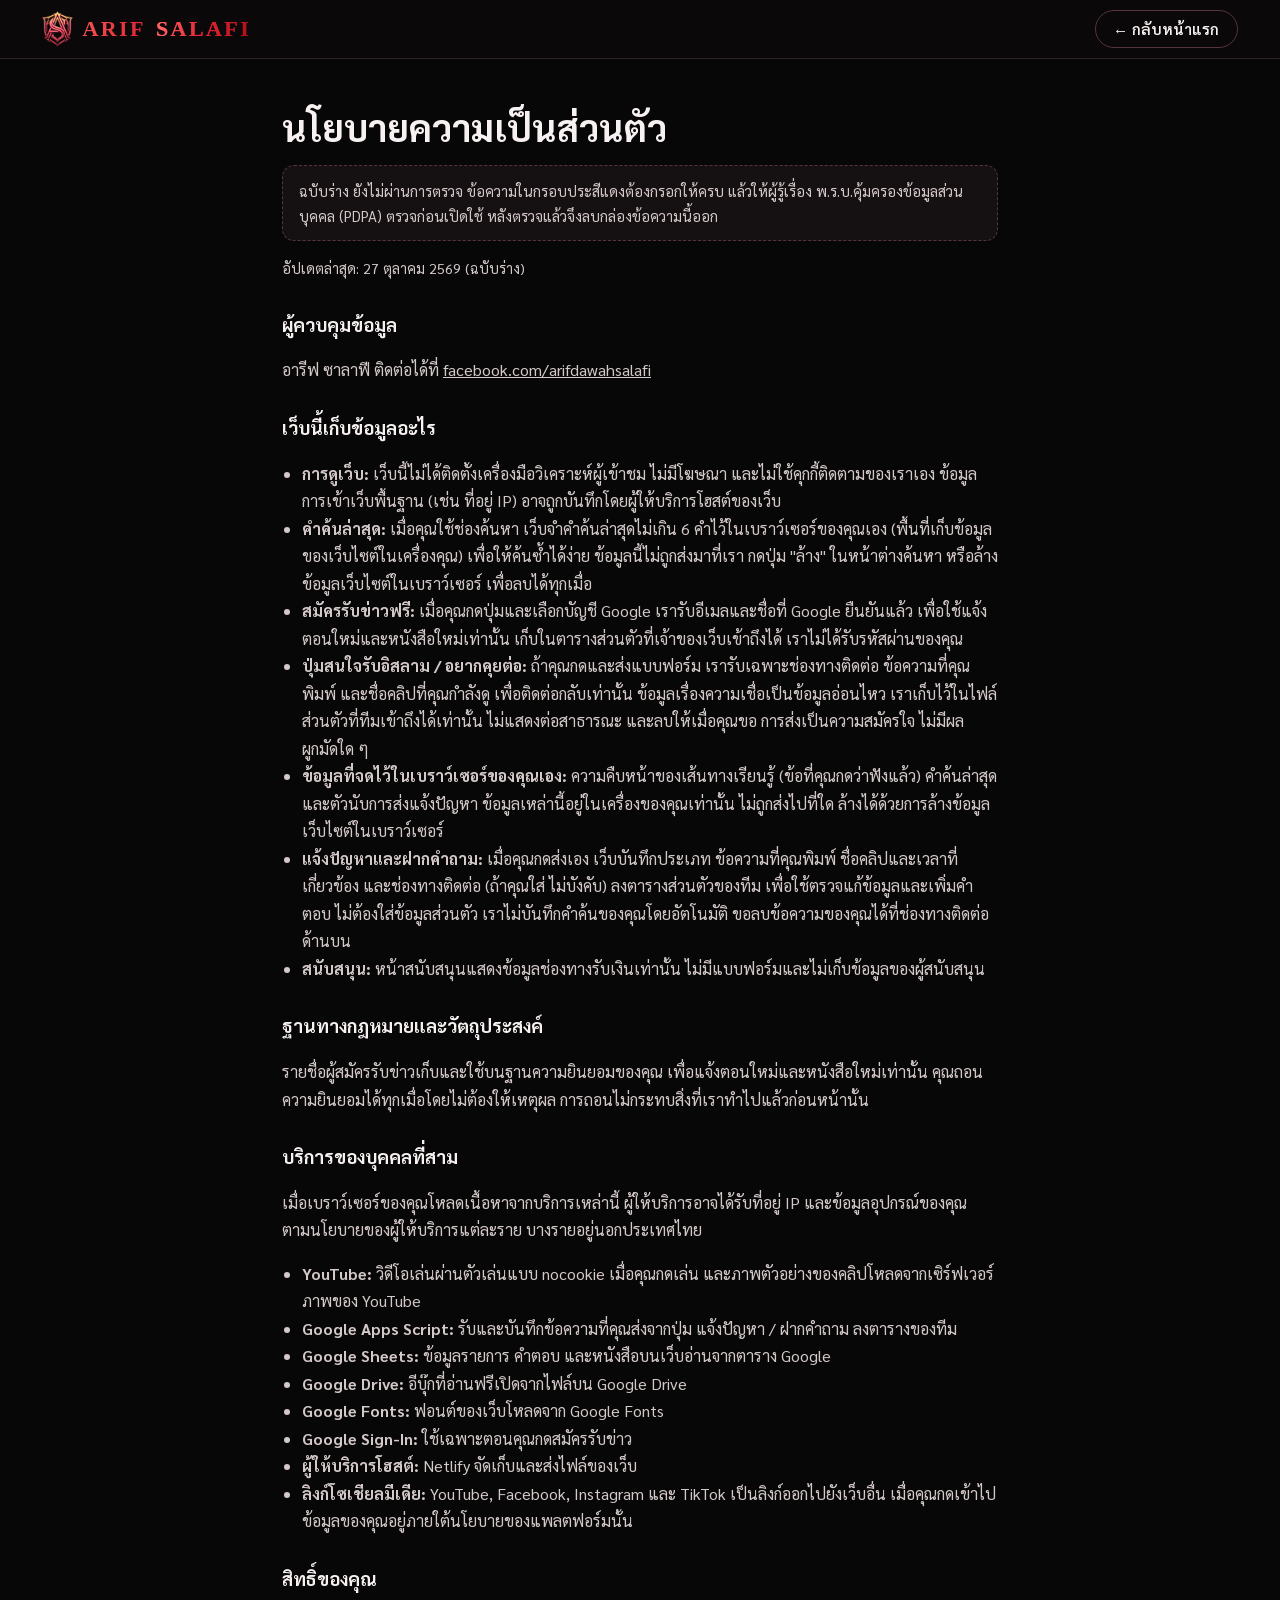
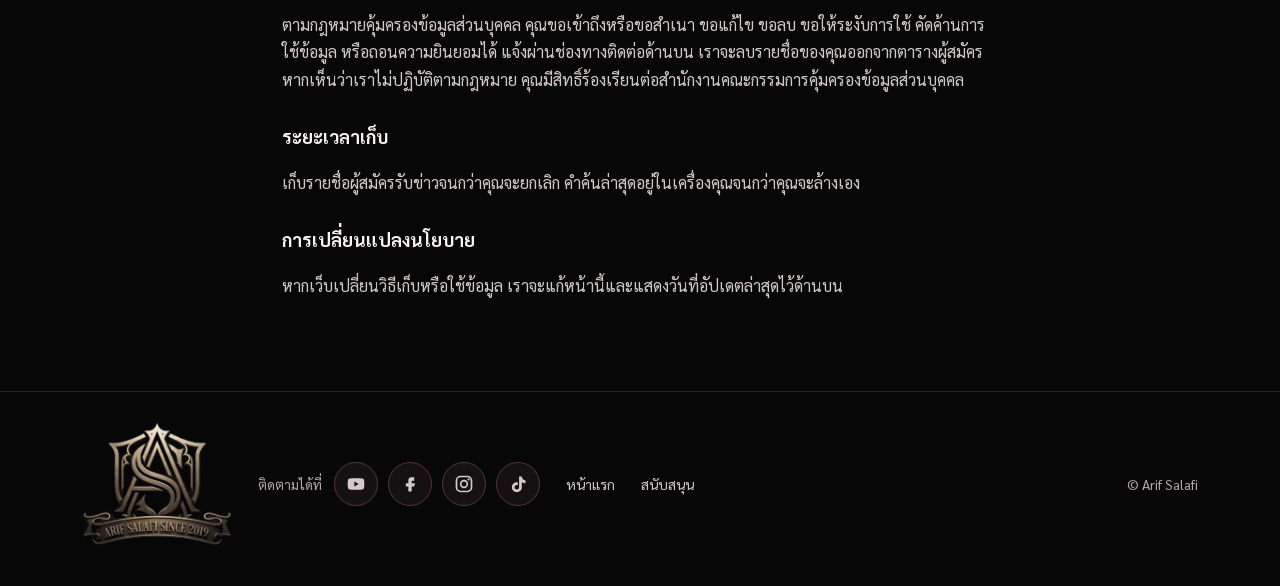
<file: privacy.html>
<!DOCTYPE html>
<html lang="th">
<head>
<meta charset="utf-8">
<meta name="viewport" content="width=device-width, initial-scale=1">
<title>นโยบายความเป็นส่วนตัว · ARIF SALAFI</title>
<meta name="theme-color" content="#0b0909">
<link rel="preconnect" href="https://fonts.googleapis.com"><link rel="preconnect" href="https://fonts.gstatic.com" crossorigin>
<link href="https://fonts.googleapis.com/css2?family=Sarabun:wght@300;400;500;600;700;800&family=Prompt:wght@500;600;700&display=swap" rel="stylesheet">
<link rel="icon" type="image/png" href="images/favicon.png">
<link rel="stylesheet" href="styles.css">
<link rel="stylesheet" href="theme-v6.css">
<style>.pv{max-width:760px;margin:0 auto;padding:46px 22px 20px}.pv h1{font-size:clamp(1.7rem,4vw,2.3rem)}.pv h2{font-family:var(--display);font-size:1.15rem;margin:28px 0 6px}.pv p,.pv li{color:var(--soft)}.pv ul{padding-left:20px}.draft{background:var(--surface);border:1px dashed var(--line2);border-radius:12px;padding:12px 16px;color:var(--muted);font-size:.92rem}</style>
</head>
<body>
<header class="hdr"><div class="hdr-in"><a class="logo" href="index.html"><img class="logo-mark" src="images/logo.webp" width="31" height="36" alt="">ARIF <span>SALAFI</span></a><div class="acts"><a class="btn btn-line" href="index.html">← กลับหน้าแรก</a></div></div></header>
<main class="pv">
  <h1>นโยบายความเป็นส่วนตัว</h1>
  <p class="draft" id="pvDraft">ฉบับร่าง ยังไม่ผ่านการตรวจ ข้อความในกรอบประสีแดงต้องกรอกให้ครบ แล้วให้ผู้รู้เรื่อง พ.ร.บ.คุ้มครองข้อมูลส่วนบุคคล (PDPA) ตรวจก่อนเปิดใช้ หลังตรวจแล้วจึงลบกล่องข้อความนี้ออก</p>
  <p class="pv-date">อัปเดตล่าสุด: 27 ตุลาคม 2569<span id="pvDraftTag"> (ฉบับร่าง)</span></p>

  <h2>ผู้ควบคุมข้อมูล</h2>
  <p><span class="todo" data-pv="controller">[ชื่อ-นามสกุลหรือชื่อองค์กรของผู้ดูแลเว็บ]</span> ติดต่อได้ที่ <span class="todo" data-pv="contact">[อีเมลหรือเพจ Facebook ที่ตอบจริง]</span></p>

  <h2>เว็บนี้เก็บข้อมูลอะไร</h2>
  <ul>
    <li><b>การดูเว็บ:</b> เว็บนี้ไม่ได้ติดตั้งเครื่องมือวิเคราะห์ผู้เข้าชม ไม่มีโฆษณา และไม่ใช้คุกกี้ติดตามของเราเอง ข้อมูลการเข้าเว็บพื้นฐาน (เช่น ที่อยู่ IP) อาจถูกบันทึกโดยผู้ให้บริการโฮสต์ของเว็บ</li>
    <li><b>คำค้นล่าสุด:</b> เมื่อคุณใช้ช่องค้นหา เว็บจำคำค้นล่าสุดไม่เกิน 6 คำไว้ในเบราว์เซอร์ของคุณเอง (พื้นที่เก็บข้อมูลของเว็บไซต์ในเครื่องคุณ) เพื่อให้ค้นซ้ำได้ง่าย ข้อมูลนี้ไม่ถูกส่งมาที่เรา กดปุ่ม "ล้าง" ในหน้าต่างค้นหา หรือล้างข้อมูลเว็บไซต์ในเบราว์เซอร์ เพื่อลบได้ทุกเมื่อ</li>
    <li><b>สมัครรับข่าวฟรี:</b> เมื่อคุณกดปุ่มและเลือกบัญชี Google เรารับอีเมลและชื่อที่ Google ยืนยันแล้ว เพื่อใช้แจ้งตอนใหม่และหนังสือใหม่เท่านั้น เก็บในตารางส่วนตัวที่เจ้าของเว็บเข้าถึงได้ เราไม่ได้รับรหัสผ่านของคุณ</li>
    <li><b>ปุ่มสนใจรับอิสลาม / อยากคุยต่อ:</b> ถ้าคุณกดและส่งแบบฟอร์ม เรารับเฉพาะช่องทางติดต่อ ข้อความที่คุณพิมพ์ และชื่อคลิปที่คุณกำลังดู เพื่อติดต่อกลับเท่านั้น ข้อมูลเรื่องความเชื่อเป็นข้อมูลอ่อนไหว เราเก็บไว้ในไฟล์ส่วนตัวที่ทีมเข้าถึงได้เท่านั้น ไม่แสดงต่อสาธารณะ และลบให้เมื่อคุณขอ การส่งเป็นความสมัครใจ ไม่มีผลผูกมัดใด ๆ</li>
    <li><b>ข้อมูลที่จดไว้ในเบราว์เซอร์ของคุณเอง:</b> ความคืบหน้าของเส้นทางเรียนรู้ (ข้อที่คุณกดว่าฟังแล้ว) คำค้นล่าสุด และตัวนับการส่งแจ้งปัญหา ข้อมูลเหล่านี้อยู่ในเครื่องของคุณเท่านั้น ไม่ถูกส่งไปที่ใด ล้างได้ด้วยการล้างข้อมูลเว็บไซต์ในเบราว์เซอร์</li>
    <li><b>แจ้งปัญหาและฝากคำถาม:</b> เมื่อคุณกดส่งเอง เว็บบันทึกประเภท ข้อความที่คุณพิมพ์ ชื่อคลิปและเวลาที่เกี่ยวข้อง และช่องทางติดต่อ (ถ้าคุณใส่ ไม่บังคับ) ลงตารางส่วนตัวของทีม เพื่อใช้ตรวจแก้ข้อมูลและเพิ่มคำตอบ ไม่ต้องใส่ข้อมูลส่วนตัว เราไม่บันทึกคำค้นของคุณโดยอัตโนมัติ ขอลบข้อความของคุณได้ที่ช่องทางติดต่อด้านบน</li>
    <li><b>สนับสนุน:</b> หน้าสนับสนุนแสดงข้อมูลช่องทางรับเงินเท่านั้น ไม่มีแบบฟอร์มและไม่เก็บข้อมูลของผู้สนับสนุน</li>
  </ul>

  <h2>ฐานทางกฎหมายและวัตถุประสงค์</h2>
  <p>รายชื่อผู้สมัครรับข่าวเก็บและใช้บนฐานความยินยอมของคุณ เพื่อแจ้งตอนใหม่และหนังสือใหม่เท่านั้น คุณถอนความยินยอมได้ทุกเมื่อโดยไม่ต้องให้เหตุผล การถอนไม่กระทบสิ่งที่เราทำไปแล้วก่อนหน้านั้น</p>

  <h2>บริการของบุคคลที่สาม</h2>
  <p>เมื่อเบราว์เซอร์ของคุณโหลดเนื้อหาจากบริการเหล่านี้ ผู้ให้บริการอาจได้รับที่อยู่ IP และข้อมูลอุปกรณ์ของคุณ ตามนโยบายของผู้ให้บริการแต่ละราย บางรายอยู่นอกประเทศไทย</p>
  <ul>
    <li><b>YouTube:</b> วิดีโอเล่นผ่านตัวเล่นแบบ nocookie เมื่อคุณกดเล่น และภาพตัวอย่างของคลิปโหลดจากเซิร์ฟเวอร์ภาพของ YouTube</li>
    <li><b>Google Apps Script:</b> รับและบันทึกข้อความที่คุณส่งจากปุ่ม แจ้งปัญหา / ฝากคำถาม ลงตารางของทีม</li>
    <li><b>Google Sheets:</b> ข้อมูลรายการ คำตอบ และหนังสือบนเว็บอ่านจากตาราง Google</li>
    <li><b>Google Drive:</b> อีบุ๊กที่อ่านฟรีเปิดจากไฟล์บน Google Drive</li>
    <li><b>Google Fonts:</b> ฟอนต์ของเว็บโหลดจาก Google Fonts</li>
    <li><b>Google Sign-In:</b> ใช้เฉพาะตอนคุณกดสมัครรับข่าว</li>
    <li><b>ผู้ให้บริการโฮสต์:</b> <span class="todo" data-pv="host">[ชื่อผู้ให้บริการโฮสต์ เช่น Netlify]</span> จัดเก็บและส่งไฟล์ของเว็บ</li>
    <li><b>ลิงก์โซเชียลมีเดีย:</b> YouTube, Facebook, Instagram และ TikTok เป็นลิงก์ออกไปยังเว็บอื่น เมื่อคุณกดเข้าไป ข้อมูลของคุณอยู่ภายใต้นโยบายของแพลตฟอร์มนั้น</li>
  </ul>

  <h2>สิทธิ์ของคุณ</h2>
  <p>ตามกฎหมายคุ้มครองข้อมูลส่วนบุคคล คุณขอเข้าถึงหรือขอสำเนา ขอแก้ไข ขอลบ ขอให้ระงับการใช้ คัดค้านการใช้ข้อมูล หรือถอนความยินยอมได้ แจ้งผ่านช่องทางติดต่อด้านบน เราจะลบรายชื่อของคุณออกจากตารางผู้สมัคร หากเห็นว่าเราไม่ปฏิบัติตามกฎหมาย คุณมีสิทธิ์ร้องเรียนต่อสำนักงานคณะกรรมการคุ้มครองข้อมูลส่วนบุคคล</p>

  <h2>ระยะเวลาเก็บ</h2>
  <p>เก็บรายชื่อผู้สมัครรับข่าวจนกว่าคุณจะยกเลิก คำค้นล่าสุดอยู่ในเครื่องคุณจนกว่าคุณจะล้างเอง</p>

  <h2>การเปลี่ยนแปลงนโยบาย</h2>
  <p>หากเว็บเปลี่ยนวิธีเก็บหรือใช้ข้อมูล เราจะแก้หน้านี้และแสดงวันที่อัปเดตล่าสุดไว้ด้านบน</p>
</main>
<footer class="ftr"><div class="wrap ftr-in"><a class="ftr-logo" href="index.html" aria-label="ARIF SALAFI หน้าแรก"><img src="images/logo-banner.webp" width="150" height="124" alt="ARIF SALAFI since 2019" loading="lazy"></a><div class="soc soc-f" data-soc><span class="soc-l">ติดตามได้ที่</span><a href="#" data-social="youtube" hidden aria-label="ติดตามบน YouTube" title="YouTube"><svg viewBox="0 0 24 24" aria-hidden="true"><path fill="currentColor" d="M21.6 7.2a2.5 2.5 0 0 0-1.77-1.77C18.25 5 12 5 12 5s-6.25 0-7.83.43A2.5 2.5 0 0 0 2.4 7.2C2 8.78 2 12 2 12s0 3.22.4 4.8a2.5 2.5 0 0 0 1.77 1.77C5.75 19 12 19 12 19s6.25 0 7.83-.43a2.5 2.5 0 0 0 1.77-1.77C22 15.22 22 12 22 12s0-3.22-.4-4.8ZM10 15V9l5.2 3L10 15Z"/></svg></a><a href="#" data-social="facebook" hidden aria-label="ติดตามบน Facebook" title="Facebook"><svg viewBox="0 0 24 24" aria-hidden="true"><path fill="currentColor" d="M14 8h3V4h-3a4 4 0 0 0-4 4v3H7v4h3v6h4v-6h3l1-4h-4V8.6c0-.3.2-.6.6-.6z"/></svg></a><a href="#" data-social="instagram" hidden aria-label="ติดตามบน Instagram" title="Instagram"><svg viewBox="0 0 24 24" aria-hidden="true"><rect x="3" y="3" width="18" height="18" rx="5" fill="none" stroke="currentColor" stroke-width="2"/><circle cx="12" cy="12" r="4" fill="none" stroke="currentColor" stroke-width="2"/><circle cx="17.5" cy="6.5" r="1.3" fill="currentColor"/></svg></a><a href="#" data-social="tiktok" hidden aria-label="ติดตามบน TikTok" title="TikTok"><svg viewBox="0 0 24 24" aria-hidden="true"><path fill="currentColor" d="M16.6 3a5.6 5.6 0 0 0 4.4 4.9v3.3a9 9 0 0 1-4.4-1.4v6.2a6 6 0 1 1-6-6c.4 0 .8 0 1.2.1v3.4a2.7 2.7 0 1 0 1.5 2.5V3z"/></svg></a></div><a href="index.html">หน้าแรก</a><a href="support.html">สนับสนุน</a><span class="sp2" style="margin-left:auto">© Arif Salafi</span></div></footer>
<script src="config.js"></script>
<script>
(function(){var S=(window.SITE_CONFIG||{}).SOCIAL||{};
[].forEach.call(document.querySelectorAll("[data-social]"),function(a){var u=S[a.getAttribute("data-social")];if(u&&/^https?:\/\//.test(u)){a.href=u;a.target="_blank";a.rel="noopener";a.hidden=false}});
[].forEach.call(document.querySelectorAll("[data-soc]"),function(w){w.hidden=!w.querySelector("a:not([hidden])")})})();
</script>
<script>
/* กรอกข้อความในหน้านี้จาก config.js (PRIVACY) ไม่ต้องแก้ HTML  ช่องที่ยังว่างจะแสดงเป็นกรอบประสีแดงให้เห็นว่ายังขาด */
(function(){var P=(window.SITE_CONFIG||{}).PRIVACY||{};
[].forEach.call(document.querySelectorAll("[data-pv]"),function(el){var v=String(P[el.getAttribute("data-pv")]||"").trim();if(!v){return}
if(/^https?:\/\//.test(v)){var l=document.createElement("a");l.href=v;l.target="_blank";l.rel="noopener";l.textContent=v.replace(/^https?:\/\/(www\.)?/,"");el.textContent="";el.appendChild(l)}else if(/^[^\s@]+@[^\s@]+\.[^\s@]+$/.test(v)){var m=document.createElement("a");m.href="mailto:"+v;m.textContent=v;el.textContent="";el.appendChild(m)}else{el.textContent=v}
el.classList.remove("todo");el.style.whiteSpace="normal"});
if(P.reviewed===true){var d=document.getElementById("pvDraft"),g=document.getElementById("pvDraftTag");if(d)d.hidden=true;if(g)g.hidden=true}})();
</script>
</body>
</html>
</file>
<file: styles.css>
:root{
  box-sizing:border-box;color-scheme:dark;
  padding-top:env(safe-area-inset-top,0px);padding-bottom:env(safe-area-inset-bottom,0px);
  --bg:#0b0909;--bg2:#120e0e;--surface:#161111;--surface2:#1f1818;--line:#2c2322;--line2:#4a3d3a;
  --text:#f4ede6;--soft:#c9beb6;--muted:#b0a69f;--gold:#FF5A45;--gold-ink:#ffffff;--ox:#B5121B;--ox-hi:#D71920;
  --display:'Sarabun',sans-serif;--sans:'Sarabun','Tahoma',system-ui,sans-serif;
}
@media (prefers-color-scheme:dark){:root:not([data-theme="light"]){color-scheme:dark}}
:root[data-theme="dark"]{color-scheme:dark}
*,*::before,*::after{box-sizing:inherit}
html{scroll-padding-top:calc(env(safe-area-inset-top,0px) + 76px);scroll-behavior:smooth}
body{margin:0;background:var(--bg);color:var(--text);font-family:var(--sans);font-weight:400;line-height:1.65;-webkit-font-smoothing:antialiased}
body::before{content:"";position:fixed;inset:0 0 auto;height:env(safe-area-inset-top,0px);background:#0b0909;z-index:60}
a{color:inherit}
.wrap{max-width:1160px;margin:0 auto;padding:0 22px}
button{font:inherit;color:inherit}
.sr{position:absolute;left:-9999px}

/* header */
.hdr{position:sticky;top:env(safe-area-inset-top,0px);z-index:50;background:rgba(11,9,9,.92);backdrop-filter:blur(10px);-webkit-backdrop-filter:blur(10px);border-bottom:1px solid var(--line)}
.hdr-in{max-width:1160px;margin:0 auto;padding:10px 22px;display:flex;align-items:center;gap:20px}
.logo{display:flex;align-items:center;gap:10px;text-decoration:none;font-family:var(--display);font-weight:800;letter-spacing:.08em;font-size:19px;color:#E5392B;white-space:nowrap}
.logo span{color:var(--text)}
.nav{display:flex;gap:2px;margin-left:8px}
.nav a{color:#d9cfc7;text-decoration:none;font-size:15px;padding:6px 12px;border-radius:8px}
.nav a:hover{background:var(--surface2);color:#fff}
.nav a.on{color:var(--gold)}
.acts{margin-left:auto;display:flex;gap:10px;align-items:center}
.btn{font-family:var(--sans);font-weight:600;font-size:15px;border-radius:999px;padding:9px 18px;border:1.5px solid transparent;cursor:pointer;text-decoration:none;display:inline-flex;align-items:center;gap:8px;line-height:1.2}
.btn-yt{background:var(--ox);border-color:var(--ox);color:#fff}
.btn-yt:hover{background:var(--ox-hi)}
.btn-gold{background:var(--ox);border-color:var(--ox);color:#fff}
.btn-gold:hover{background:var(--ox-hi);border-color:var(--ox-hi)}
.btn-line{border-color:var(--line2);color:var(--text);background:transparent}
.btn-line:hover{border-color:var(--gold);color:var(--gold)}
.btn:focus-visible,.chip:focus-visible,.tab:focus-visible,.sc:focus-visible{outline:3px solid var(--gold);outline-offset:2px}
@media (max-width:900px){.nav{display:none}.btn-gold.h{display:none}}

/* hero */
.hero{position:relative;overflow:hidden;padding:54px 0 34px;background:radial-gradient(90% 80% at 85% 0%,rgba(212,46,34,.26),transparent 60%),linear-gradient(180deg,#0f0a0a,var(--bg))}
.hero-g{display:grid;grid-template-columns:minmax(0,1.35fr) minmax(0,.65fr);gap:46px;align-items:center}
.eyebrow{font-family:var(--display);font-weight:600;font-size:13px;letter-spacing:.2em;color:var(--gold);display:flex;align-items:center;gap:12px;margin:0 0 14px}
.eyebrow::before{content:"";width:34px;height:1px;background:var(--gold)}
h1{font-family:var(--display);font-weight:700;font-size:clamp(2rem,5vw,3.5rem);line-height:1.22;margin:0 0 14px;text-wrap:balance}
h1 em{font-style:normal;color:var(--gold)}
.lede{color:var(--soft);max-width:54ch;margin:0 0 26px;font-size:1.05rem}
.sbox{display:flex;max-width:640px;background:var(--surface);border:1.5px solid var(--line2);border-radius:999px;padding:6px 6px 6px 22px;align-items:center;gap:10px;transition:border-color .2s,box-shadow .2s}
.sbox:focus-within{border-color:var(--gold);box-shadow:0 0 0 4px rgba(255,90,69,.2)}
.sbox svg{flex:none;color:var(--muted)}
.sbox input{flex:1;min-width:0;background:none;border:0;color:var(--text);font:inherit;font-size:1.08rem;padding:12px 0;outline:none}
.sbox input::placeholder{color:#8d837c}
.sbox .btn{padding:12px 26px}
.sub-l{display:flex;flex-wrap:wrap;gap:8px;align-items:center;margin:16px 0 0;max-width:680px}
.sub-l b{font-size:13px;color:var(--muted);font-weight:500;margin-right:4px}
.chip{font:inherit;font-size:14px;color:var(--soft);background:var(--surface);border:1px solid var(--line);border-radius:999px;padding:5px 14px;cursor:pointer}
.chip:hover{border-color:var(--gold);color:#fff}
.chip[aria-pressed="true"]{background:var(--ox);border-color:var(--ox);color:#fff;font-weight:600}
.hero-links{display:flex;gap:18px;flex-wrap:wrap;margin:22px 0 0;font-size:14px}
.hero-links a{color:var(--soft)}
.portrait{position:relative;justify-self:center;width:min(100%,340px)}
.portrait img{width:100%;aspect-ratio:1/1;object-fit:cover;border-radius:22px;display:block;box-shadow:0 30px 60px -28px #000,0 0 0 1px rgba(255,255,255,.1)}
.portrait::before{content:"";position:absolute;inset:14px -14px -14px 14px;border:1px solid var(--ox);border-radius:22px;opacity:.5;z-index:-1}
.pcap{position:absolute;left:14px;right:14px;bottom:14px;background:rgba(11,9,9,.78);backdrop-filter:blur(6px);border-radius:12px;padding:8px 14px}
.pcap b{display:block;font-family:var(--display);letter-spacing:.1em;font-size:14px}
.pcap span{font-size:12.5px;color:var(--soft)}
@media (max-width:860px){.hero{padding-top:34px}.hero-g{grid-template-columns:1fr;gap:30px}.portrait{width:min(70%,280px)}}

/* sections */
.sec{padding:46px 0 6px}
.sh{display:flex;align-items:flex-end;justify-content:space-between;gap:16px;flex-wrap:wrap;margin:0 0 20px}
.sh h2{font-family:var(--display);font-weight:700;font-size:clamp(1.4rem,3vw,2rem);line-height:1.3;margin:0}
.sh p{margin:4px 0 0;color:var(--muted);font-size:.95rem;max-width:60ch}
.sh .ey{font-family:var(--display);font-size:12.5px;letter-spacing:.2em;color:var(--gold);margin:0 0 4px}
.ctl{display:flex;gap:10px;align-items:center;flex-wrap:wrap}
.seg{display:inline-flex;border:1px solid var(--line2);border-radius:999px;padding:3px}
.seg button{background:none;border:0;border-radius:999px;padding:5px 14px;font-size:13.5px;color:var(--soft);cursor:pointer}
.seg button[aria-pressed="true"]{background:var(--ox);color:#fff;font-weight:600}
.pill-row{display:flex;gap:8px;flex-wrap:wrap;margin:0 0 18px}

/* carousel */
.car{position:relative}
.row{display:flex;gap:18px;overflow-x:auto;padding:4px 2px 14px;margin:0;list-style:none;scroll-snap-type:x proximity;scrollbar-width:none;-ms-overflow-style:none}
.row::-webkit-scrollbar{display:none}
.row>li{flex:0 0 auto;scroll-snap-align:start}
.cb{position:absolute;top:45%;transform:translateY(-50%);z-index:3;width:44px;height:44px;border-radius:50%;border:1px solid var(--line2);background:rgba(11,9,9,.9);color:var(--text);display:grid;place-items:center;cursor:pointer;padding:0;box-shadow:0 8px 20px -8px #000}
.cb:hover{border-color:var(--gold);color:var(--gold)}
.cb.p{left:-14px}.cb.n{right:-14px}.cb[hidden]{display:none}
.cb svg{width:20px;height:20px}
@media (max-width:700px){.cb.p{left:-8px}.cb.n{right:-8px}}

/* cards */
.yt{display:inline-flex;align-items:center;gap:6px;font-size:12.5px;color:var(--muted);text-decoration:none;margin-top:6px}
.yt:hover{color:var(--gold)}
.yt svg{width:15px;height:15px}
.epc{width:268px}
.epc .th{position:relative;display:block;aspect-ratio:16/9;border-radius:12px;overflow:hidden;box-shadow:0 0 0 1px var(--line);background:#1a1212}
.epc .th img{width:100%;height:100%;object-fit:cover;display:block;transition:transform .4s}
.epc a.th:hover img{transform:scale(1.04)}
.epc .no{position:absolute;left:8px;top:8px;background:rgba(0,0,0,.72);border-radius:6px;padding:1px 8px;font-family:var(--display);font-size:11.5px;font-weight:600;letter-spacing:.08em}
.epc h3{font-family:var(--display);font-weight:600;font-size:15px;line-height:1.45;margin:10px 0 0;display:-webkit-box;-webkit-line-clamp:3;-webkit-box-orient:vertical;overflow:hidden}
.src{width:250px;background:var(--surface);border:1px solid var(--line);border-top:3px solid var(--ox);border-radius:12px;padding:14px 16px;height:100%}
.src h3{font-family:var(--display);font-weight:600;font-size:15.5px;line-height:1.4;margin:0 0 6px}
.src p{margin:0 0 8px;color:var(--muted);font-size:13.5px}
.meta{display:flex;gap:8px;flex-wrap:wrap;font-size:12px;color:var(--soft)}
.meta span{border:1px solid var(--line2);border-radius:999px;padding:0 9px}
.row.rs>li{display:flex}

/* shorts */
.shw{width:196px}
.sc{position:relative;display:block;aspect-ratio:9/16;border-radius:16px;overflow:hidden;text-decoration:none;color:#fff;background:#1a1212;box-shadow:0 0 0 1px var(--line);transition:transform .3s,box-shadow .3s}
.sc:hover{transform:translateY(-5px);box-shadow:0 0 0 2px var(--gold),0 22px 40px -16px #000}
.sc>img{position:absolute;inset:0;width:100%;height:100%;object-fit:cover}
.sc::after{content:"";position:absolute;inset:0;background:linear-gradient(180deg,rgba(0,0,0,.62) 0%,rgba(0,0,0,0) 26%,rgba(0,0,0,0) 40%,rgba(0,0,0,.9) 100%)}
.sc>*:not(img){position:absolute;z-index:2}
.sc .top{left:10px;right:10px;top:10px;display:flex;justify-content:space-between;gap:6px;align-items:flex-start}
.sc .cat{font-size:11px;font-weight:600;background:rgba(0,0,0,.58);border:1px solid rgba(255,90,69,.85);color:#ffb3a8;border-radius:999px;padding:1px 9px;line-height:1.5;max-width:75%}
.sc .nw{font-family:var(--display);font-size:10.5px;font-weight:700;background:var(--ox);border-radius:6px;padding:1px 7px;letter-spacing:.06em}
.sc .q{left:13px;right:13px;bottom:46px;font-family:var(--display);font-weight:700;line-height:1.35;text-shadow:0 2px 10px rgba(0,0,0,.9)}
.sc .foot{left:13px;right:13px;bottom:13px;display:flex;align-items:center;gap:8px;font-size:12.5px;font-weight:500}
.sc .pl{width:26px;height:26px;border-radius:50%;background:rgba(255,255,255,.95);color:#111;display:grid;place-items:center;flex:none}
.sc .pl svg{width:11px;height:11px;margin-left:1px}
/* สไตล์ A: คำถามด้านล่าง */
[data-st="A"] .sc .q{font-size:19px}
/* สไตล์ B: ข้อความใหญ่กลางภาพ */
[data-st="B"] .sc::after{background:linear-gradient(180deg,rgba(0,0,0,.55) 0%,rgba(0,0,0,.05) 24%,rgba(0,0,0,.45) 52%,rgba(0,0,0,.92) 100%)}
[data-st="B"] .sc .q{bottom:auto;top:46%;transform:translateY(-10%);font-size:27px;font-weight:800;line-height:1.22;text-align:center;-webkit-text-stroke:.5px rgba(0,0,0,.4);text-shadow:0 3px 0 rgba(0,0,0,.55),0 6px 18px rgba(0,0,0,.9)}
[data-st="B"] .sc .q mark{background:none;color:var(--gold)}
.shnote{font-size:12.5px;color:var(--muted);margin:2px 0 0}

/* books */
.bw{width:166px}
.bk{display:block;text-decoration:none}
.bc{position:relative;aspect-ratio:2/3;border-radius:4px 10px 10px 4px;overflow:hidden;display:flex;flex-direction:column;justify-content:space-between;padding:14px 12px 12px 18px;background:linear-gradient(160deg,#4a1712,#1a0e0d);box-shadow:inset 0 0 0 1px rgba(255,255,255,.1),0 12px 24px -12px #000}
.bc::before{content:"";position:absolute;left:0;top:0;bottom:0;width:7px;background:rgba(0,0,0,.28)}
.bc img{position:absolute;inset:0;width:100%;height:100%;object-fit:cover}
.bc .t{font-family:var(--display);font-weight:700;font-size:15px;line-height:1.3;position:relative}
.bc .a{font-size:11px;opacity:.85;position:relative}
.bst{position:absolute;top:10px;right:0;font-size:11px;font-weight:700;padding:1px 10px;border-radius:999px 0 0 999px;z-index:2;background:var(--surface2);border:1px solid var(--line2);border-right:0}
.bst.free{background:var(--ox);color:#fff;border-color:var(--ox)}
.bc.sq{background:var(--c) center/cover}
.bc.sq::after{content:"";position:absolute;inset:0;background:var(--c) center/cover;filter:blur(14px) brightness(.65);transform:scale(1.4)}
.bc.sq i{position:absolute;z-index:1;left:0;right:0;top:50%;transform:translateY(-50%);aspect-ratio:2/3;background:var(--c) center/cover;box-shadow:0 6px 18px rgba(0,0,0,.55)}
.bc.sq .bst{z-index:3}
.bt{font-size:13.5px;font-weight:600;line-height:1.4;margin:9px 0 0;display:-webkit-box;-webkit-line-clamp:2;-webkit-box-orient:vertical;overflow:hidden}
.bsm{font-size:12px;color:var(--muted)}
.lw{width:140px}
.lw .bc{padding:10px 8px 8px 14px}
.lw .bc .t{font-size:12px}

/* results */
#res{padding:30px 0 20px}
.rhead{display:flex;align-items:center;justify-content:space-between;gap:14px;flex-wrap:wrap;margin:0 0 6px}
.rhead h2{font-family:var(--display);font-size:clamp(1.3rem,3vw,1.8rem);margin:0}
.rhead h2 span{color:var(--gold)}
.rn{color:var(--muted);margin:0 0 20px;font-size:.95rem}
.rg{margin:0 0 26px}
.rg h3{font-family:var(--display);font-weight:600;font-size:1.05rem;margin:0 0 12px;display:flex;align-items:center;gap:10px}
.rg h3 .c{font-size:12px;color:#fff;background:var(--ox);border-radius:999px;padding:0 9px;font-weight:700}
.rg h3 a{margin-left:auto;font-size:13px;font-weight:400;color:var(--soft)}
.empty{padding:28px;border:1px dashed var(--line2);border-radius:14px;color:var(--soft)}

.prog{display:grid;grid-template-columns:repeat(2,minmax(0,1fr));gap:16px}
.pc{display:grid;grid-template-columns:150px 1fr;gap:18px;align-items:center;background:var(--surface);border:1px solid var(--line);border-radius:18px;padding:16px;text-decoration:none;transition:border-color .2s,transform .2s}
.pc:hover{border-color:var(--ox);transform:translateY(-3px)}
.pc img,.pc .ev{width:150px;aspect-ratio:1/1;border-radius:12px;object-fit:cover;display:block}
.pc .ev{display:grid;place-items:center;background:radial-gradient(90% 90% at 50% 120%,rgba(212,46,34,.55),transparent 70%),#050404;border:1px solid var(--line2)}
.pc .ev b{font-family:var(--display);font-weight:800;font-size:25px;line-height:1.05;letter-spacing:.06em;color:#fff;text-align:center}
.pc h3{font-family:var(--display);font-size:1.3rem;margin:6px 0 4px}
.pc p{margin:0 0 8px;color:var(--muted);font-size:.93rem}
.pc .tg{font-size:12px;font-weight:600;border:1px solid var(--line2);border-radius:999px;padding:1px 10px;color:var(--soft)}
.pc .tg.new{background:var(--ox);border-color:var(--ox);color:#fff}
.pc .go{font-size:14px;color:#ff8a7a}
@media (max-width:760px){.prog{grid-template-columns:1fr}.pc{grid-template-columns:110px 1fr}.pc img,.pc .ev{width:110px}.pc .ev b{font-size:19px}}
/* how to find */
.how{display:grid;grid-template-columns:repeat(3,minmax(0,1fr));gap:16px}
.hc{background:var(--surface);border:1px solid var(--line);border-radius:16px;padding:20px 20px 18px;display:flex;flex-direction:column;gap:6px;text-decoration:none}
.hc:hover{border-color:var(--gold)}
.hc .n{font-family:var(--display);font-size:13px;color:var(--gold);letter-spacing:.14em}
.hc h3{font-family:var(--display);font-size:1.15rem;margin:0}
.hc p{margin:0;color:var(--muted);font-size:.93rem}
.hc .go{margin-top:auto;padding-top:8px;color:var(--soft);font-size:14px}
@media (max-width:760px){.how{grid-template-columns:1fr}}

/* library card */
.lib{position:relative;isolation:isolate;overflow:hidden;border-radius:22px;border:1px solid rgba(212,46,34,.55);padding:34px 34px 30px;display:grid;grid-template-columns:minmax(0,1fr) auto;gap:26px;align-items:center;
 background:radial-gradient(1.2px 1.2px at 12% 22%,#fff,transparent 60%),radial-gradient(1px 1px at 70% 15%,#fff,transparent 60%),radial-gradient(1.3px 1.3px at 48% 70%,#ffd9d3,transparent 60%),radial-gradient(1px 1px at 90% 60%,#fff,transparent 60%),radial-gradient(70% 120% at 100% 100%,rgba(212,46,34,.30),transparent 60%),linear-gradient(135deg,#040303 0%,#0d0707 100%);background-size:300px 300px,300px 300px,300px 300px,300px 300px,100% 100%,100% 100%}
.lib::after{content:"";position:absolute;z-index:-1;right:-26px;top:-26px;width:110px;height:110px;border-radius:50%;box-shadow:inset -22px 7px 0 0 rgba(255,214,206,.8);opacity:.7}
.lib .ey{font-size:12.5px;letter-spacing:.18em;color:#FF5A45;margin:0 0 6px;font-family:var(--display)}
.lib h2{font-family:var(--display);font-size:clamp(1.4rem,3vw,2rem);margin:0 0 8px}
.lib p{color:var(--soft);margin:0 0 18px;max-width:50ch}
.lib .btn{background:var(--ox);border-color:var(--ox);color:#fff}
.lib .stack{display:flex}
.lib .stack img{width:84px;aspect-ratio:2/3;object-fit:cover;border-radius:3px 7px 7px 3px;box-shadow:0 10px 20px -8px #000;margin-left:-26px;border:1px solid rgba(255,255,255,.14)}
.lib .stack img:first-child{margin-left:0}
@media (max-width:760px){.lib{grid-template-columns:1fr;padding:26px 22px}.lib .stack{order:-1}}

/* strip & footer */
.strip{display:flex;flex-wrap:wrap;gap:16px 28px;align-items:center;justify-content:space-between;background:var(--surface);border:1px solid var(--line);border-radius:16px;padding:20px 24px}
.strip h3{font-family:var(--display);font-size:1.05rem;margin:0 0 3px}
.strip p{margin:0;color:var(--muted);font-size:.92rem;max-width:56ch}
.ftr{margin-top:56px;border-top:1px solid var(--line);padding:30px 0 40px;color:var(--muted);font-size:14px}
.ftr-in{display:flex;flex-wrap:wrap;gap:14px 26px;align-items:center}
.ftr a{color:var(--soft);text-decoration:none}.ftr a:hover{color:var(--gold)}
.ftr .sp{margin-left:auto}
.mocknote{margin:22px 0 0;font-size:12.5px;color:#8d837c}
@media (prefers-reduced-motion:reduce){*{animation:none!important;transition:none!important}html{scroll-behavior:auto}}

/* ===== เพิ่มสำหรับเว็บจริง ===== */
.row>li.dim{opacity:.6}
.epc .th{border:0;padding:0;cursor:pointer;width:100%;display:block}
.epc .nw2,.src .nw2{font-family:var(--display);font-size:10.5px;font-weight:700;background:var(--ox);color:#fff;border-radius:6px;padding:1px 7px;letter-spacing:.06em;position:absolute;right:8px;top:8px}
.epc .sub{font-size:12px;color:var(--muted);margin:3px 0 0}
.sc{border:0;padding:0;cursor:pointer;width:100%;font:inherit;text-align:left}
.sc .hot{font-family:var(--display);font-size:10.5px;font-weight:700;background:#fff;color:#111;border-radius:6px;padding:1px 7px;letter-spacing:.06em}
.src .soon{font-size:12px;color:var(--muted);border:1px dashed var(--line2);border-radius:999px;padding:0 9px}
.sgrid{display:grid;grid-template-columns:repeat(auto-fill,minmax(250px,1fr));gap:16px}
.sgrid .src{width:auto}
.more{display:flex;justify-content:center;margin:20px 0 0}
.vm{border:1px solid var(--line2);border-radius:18px;background:#0e0a0a;color:var(--text);padding:0;width:min(920px,calc(100vw - 24px));max-height:calc(100dvh - 24px);overflow:auto}
.vm::backdrop{background:rgba(0,0,0,.82)}
.vm-h{display:flex;align-items:flex-start;gap:12px;padding:16px 18px 10px}
.vm-h h3{font-family:var(--display);font-size:1.02rem;line-height:1.45;margin:0;flex:1}
.vm-x{background:none;border:1px solid var(--line2);border-radius:50%;width:38px;height:38px;color:var(--text);cursor:pointer;font-size:18px;flex:none}
.vm-x:hover{border-color:var(--ox);color:#ff7a69}
.vm-box{position:relative;background:#000;margin:0 18px;border-radius:12px;overflow:hidden}
.vm-box.wide{aspect-ratio:16/9}
.vm-box.tall{aspect-ratio:9/16;max-height:72dvh;margin:0 auto;width:min(100%,calc(72dvh*9/16))}
.vm-box iframe{position:absolute;inset:0;width:100%;height:100%;border:0}
.vm-f{display:flex;gap:10px;flex-wrap:wrap;padding:14px 18px 18px}
.pf{width:min(640px,calc(100vw - 24px))}
.pf-b{padding:4px 22px 22px}
.pf-b h4{font-family:var(--display);font-size:1.1rem;margin:14px 0 8px}
.pf-r{display:grid;gap:12px;margin:16px 0 0}
.pf-r a{display:block;text-decoration:none;background:var(--surface);border:1px solid var(--line);border-left:3px solid var(--ox);border-radius:12px;padding:12px 16px}
.pf-r a:hover{border-color:var(--ox)}
.pf-r b{font-family:var(--display);display:block}
.pf-r span{font-size:13.5px;color:var(--muted)}
.ft-note{color:var(--muted);font-size:13px;margin:6px 0 0}
.skip{position:absolute;left:-999px;top:8px;background:var(--ox);color:#fff;padding:8px 14px;border-radius:8px;z-index:100}
.skip:focus{left:8px}
.emp{padding:26px;border:1px dashed var(--line2);border-radius:14px;color:var(--soft)}
.loading{color:var(--muted);padding:20px 0}
.gdot{width:22px;height:22px;border-radius:50%;background:#fff;display:grid;place-items:center;flex:none}
.btn:disabled{opacity:.6;cursor:wait}
.prog .pc img{object-fit:cover}
.lib .stack img{background:#1a1212}
.egrid{display:grid;grid-template-columns:repeat(auto-fill,minmax(250px,1fr));gap:22px 18px;padding:6px 0 30px}
.egrid .epc{width:auto}
.rhead .ctl{display:flex;gap:10px;flex-wrap:wrap}
.rg h3 a{margin-left:auto}

@media (max-width:560px){.yl{display:none}.hdr-in{gap:10px;padding:10px 14px}.logo{font-size:16px;gap:7px}.btn-yt{padding:9px 14px}}
.pf-r .pfi{background:var(--surface);border:1px solid var(--line);border-left:3px solid var(--line2);border-radius:12px;padding:12px 16px}.pf-r .pfi b{font-family:var(--display);display:block}.pf-r .pfi span{font-size:13.5px;color:var(--muted)}
.hero-g>*{min-width:0}
@media (max-width:860px){.hero-g{grid-template-columns:minmax(0,1fr)}}
@media (max-width:900px){.btn.h{display:none}}

/* การ์ดห้องสมุดบนหน้าแรก: ใช้โทนของห้องสมุดเอง (ห้องอ่านหนังสือกลางคืน น้ำเงินเข้มกับอำพัน) */
.lib{border:1px solid rgba(212,46,34,.35);background:
 radial-gradient(1.2px 1.2px at 12% 22%,#fff,transparent 60%),radial-gradient(1px 1px at 70% 15%,#fff,transparent 60%),radial-gradient(1.3px 1.3px at 48% 70%,#FFB4AE,transparent 60%),radial-gradient(1px 1px at 90% 60%,#fff,transparent 60%),
 linear-gradient(135deg,#080707 0%,#16090B 60%,#230B0E 100%);background-size:300px 300px,300px 300px,300px 300px,300px 300px,100% 100%}
.lib::after{box-shadow:inset -22px 7px 0 0 rgba(212,46,34,.8)}
.lib .ey{color:#D71920}
.lib p{color:#B8BFD2}
.lib .btn{background:#F04B3D;border-color:#F04B3D;color:#210A0D}
.lib .btn:hover{background:#FF6B5C;border-color:#FF6B5C}

/* ===================== ฮีโร่แบบสปอตไลต์ + ค้นหาเต็มจอ + คำถามที่ตอบแล้ว ===================== */
:root{--red:#FF5A45}
kbd{font-family:var(--sans);font-size:11.5px;line-height:1;border:1px solid var(--line2);border-bottom-width:2px;border-radius:6px;padding:3px 7px;color:var(--soft);background:rgba(255,255,255,.05)}
.btn-go{background:var(--ox);border-color:var(--ox);color:#fff}.btn-go:hover{background:var(--ox-hi);border-color:var(--ox-hi)}
.btn.lg{font-size:1.06rem;padding:14px 28px;box-shadow:0 12px 34px -12px rgba(212,46,34,.8)}
.btn.st{background:rgba(22,17,17,.9);border-color:var(--line2);color:var(--soft);padding:8px 14px}.btn.st:hover{border-color:var(--red);color:#fff}
@media (max-width:900px){.btn.st .stl,.btn.st kbd{display:none}.btn.st{padding:9px 11px}}

.hx{position:relative;isolation:isolate;overflow:hidden;min-height:max(700px,calc(100svh - 60px));display:grid;align-items:center;background:var(--bg)}
.hx-grid{position:absolute;inset:0;z-index:-5;background:linear-gradient(rgba(255,255,255,.035) 1px,transparent 1px),linear-gradient(90deg,rgba(255,255,255,.035) 1px,transparent 1px);background-size:46px 46px;-webkit-mask-image:radial-gradient(80% 90% at 65% 50%,#000 20%,transparent 80%);mask-image:radial-gradient(80% 90% at 65% 50%,#000 20%,transparent 80%)}
.hx-glow{position:absolute;z-index:-4;inset:0;background:radial-gradient(46% 62% at 72% 56%,rgba(212,46,34,.50),rgba(212,46,34,.12) 55%,transparent 75%)}
.hx-glass{position:absolute;z-index:-4;right:-6%;top:6%;width:min(54vw,720px);aspect-ratio:1/1.5;color:#D42E22;opacity:.12;transform:rotate(8deg)}
.hx-big{position:absolute;z-index:-3;right:max(2vw,0px);top:50%;transform:translate3d(0,-52%,0);font-family:var(--display);font-weight:900;line-height:.84;letter-spacing:.01em;text-align:right;font-size:clamp(5.2rem,17.5vw,17.5rem);user-select:none;pointer-events:none;white-space:nowrap}
.hx-big span{display:block}.hx-big .a{color:transparent;-webkit-text-stroke:2px rgba(255,90,69,.55)}.hx-big .b{color:rgba(255,255,255,.07)}
.hx-stage{position:absolute;inset:0;z-index:0;pointer-events:none}
.hx-pw{position:absolute;right:9vw;bottom:0;height:min(94%,880px);aspect-ratio:1000/942;max-width:58vw}
.hx-who{position:absolute;inset:0;background:url(images/arif-cut.webp) center bottom/contain no-repeat;-webkit-mask-image:linear-gradient(to bottom,#000 80%,transparent 100%);mask-image:linear-gradient(to bottom,#000 80%,transparent 100%);filter:drop-shadow(0 0 46px rgba(212,46,34,.35));animation:hxrise 1.1s cubic-bezier(.2,.7,.2,1) both}
@keyframes hxrise{from{opacity:0;transform:translateY(40px) scale(.97)}to{opacity:1;transform:none}}
.hx-wrap{position:relative;z-index:2;max-width:1240px;width:100%;margin:0 auto;padding:56px 24px 76px}
.hx-copy{max-width:min(560px,52%)}
.hx h1{font-family:var(--display);font-weight:700;font-size:clamp(2rem,4.6vw,3.7rem);line-height:1.25;margin:0 0 14px;text-wrap:balance}
.hx h1 em{font-style:normal;color:var(--red)}
.hx .lede{color:var(--soft);max-width:48ch;margin:0 0 26px;font-size:1.04rem}
.hx-cta{display:flex;align-items:center;gap:16px;flex-wrap:wrap}
.hx-hint{font-size:13.5px;color:var(--muted)}
.hx-pf{margin:14px 0 0;font-size:14px}.hx-pf a{color:var(--soft)}
.hx-stats{display:flex;gap:30px;margin:28px 0 0;padding:0;list-style:none;flex-wrap:wrap}
.hx-stats li{font-size:13px;color:var(--muted);line-height:1.3}.hx-stats b{display:block;font-family:var(--display);font-size:1.7rem;color:var(--text);font-weight:700}.hx-stats small{display:block;font-size:11.5px;color:#8d837c;margin-top:2px}
.hx-cue{position:absolute;left:24px;bottom:16px;z-index:3;color:var(--muted);font-size:12px;letter-spacing:.2em;display:flex;flex-direction:column;align-items:flex-start;gap:6px;text-decoration:none}
.hx-cue i{width:1px;height:26px;background:linear-gradient(var(--red),transparent);animation:hxdrip 1.8s ease-in-out infinite}
@keyframes hxdrip{0%{transform:scaleY(0);transform-origin:top}50%{transform:scaleY(1);transform-origin:top}51%{transform-origin:bottom}100%{transform:scaleY(0);transform-origin:bottom}}
.hx-tags{position:absolute;inset:0;z-index:2;pointer-events:none}
.hx-tag{position:absolute;pointer-events:auto;cursor:pointer;display:inline-flex;align-items:center;gap:8px;max-width:min(290px,23vw);padding:8px 14px 8px 10px;border-radius:14px;background:rgba(14,10,10,.72);backdrop-filter:blur(8px);-webkit-backdrop-filter:blur(8px);border:1px solid rgba(255,90,69,.5);color:var(--text);font-size:14px;line-height:1.4;text-align:left;box-shadow:0 14px 34px -14px #000;animation:hxbob 7s ease-in-out infinite;transition:border-color .2s,background .2s}
.hx-tag i{flex:none;width:22px;height:22px;border-radius:50%;background:var(--ox);display:grid;place-items:center}.hx-tag i svg{width:9px;height:9px;margin-left:1px}
.hx-tag:hover{border-color:#fff;background:rgba(212,46,34,.85);animation-play-state:paused}
.hx-tag small{display:block;color:#ffb3a8;font-size:11.5px}
@keyframes hxbob{0%,100%{transform:translateY(0)}50%{transform:translateY(-12px)}}
.hx-t1{top:3%;right:-10%;animation-duration:7.5s}.hx-t2{top:21%;right:-13%;animation-duration:6.5s;animation-delay:-2s}.hx-t3{top:39%;right:-14%;animation-duration:8s;animation-delay:-4s}
.hx-t4{top:57%;right:-12%;animation-duration:7s;animation-delay:-1s}.hx-t5{top:75%;right:-6%;animation-duration:9s;animation-delay:-5s}.hx-t6{top:84%;left:22%;animation-duration:6.8s;animation-delay:-3s}
@media (max-width:860px){
  .hx{display:block;min-height:0}
  .hx-stage{position:relative;height:min(86vw,470px);margin:4px 0 62px}
  .hx-pw{position:absolute;right:50%;translate:50% 0;height:100%;width:min(100%,490px);max-width:none;aspect-ratio:auto}
  .hx-big{top:92px;bottom:auto;transform:none;right:50%;translate:50% 0;text-align:center;font-size:clamp(4.4rem,27vw,9rem)}
  .hx-glow{background:radial-gradient(70% 38% at 50% 28%,rgba(212,46,34,.5),transparent 70%)}
  .hx-glass{display:none}
  .hx-wrap{padding:6px 18px 60px}.hx-copy{max-width:none}
  .hx-tags{inset:auto;left:0;right:0;top:100%;margin-top:6px;display:flex;gap:10px;overflow-x:auto;padding:4px 18px 6px;scrollbar-width:none;pointer-events:auto}
  .hx-tags::-webkit-scrollbar{display:none}
  .hx-tag{position:static;flex:0 0 auto;max-width:78vw;animation:none;font-size:13.5px}
  .hx-cue{display:none}
}

/* หน้าต่างค้นหาเต็มจอ */
dialog.srd{width:min(780px,calc(100vw - 24px));max-height:min(82vh,760px);margin:7vh auto 0;padding:0;border:1px solid var(--line2);border-radius:22px;background:#0e0a0a;color:var(--text);box-shadow:0 50px 140px -20px #000,0 0 0 1px rgba(212,46,34,.22);overflow:hidden}
dialog.srd[open]{display:flex;flex-direction:column}
dialog.srd::backdrop{background:rgba(5,3,3,.78);backdrop-filter:blur(7px);-webkit-backdrop-filter:blur(7px)}
.sr-top{display:flex;align-items:center;gap:12px;padding:16px 18px;border-bottom:1px solid var(--line)}
.sr-top svg{flex:none;color:var(--red)}.sr-top input{flex:1;min-width:0;background:none;border:0;outline:none;color:var(--text);font:inherit;font-size:1.3rem;padding:6px 0}.sr-top input::placeholder{color:#7d726b}
.sr-x{background:none;border:1px solid var(--line2);border-radius:999px;color:var(--soft);padding:5px 12px;cursor:pointer;font-size:13px}.sr-x:hover{border-color:var(--red);color:#fff}
.sr-cats{display:flex;gap:8px;overflow-x:auto;padding:10px 18px 2px;scrollbar-width:none}.sr-cats::-webkit-scrollbar{display:none}
.sr-cats .chip{flex:0 0 auto;font-size:13px;padding:3px 12px}
.sr-body{overflow:auto;padding:6px 12px 12px;flex:1}
.sr-h{font-family:var(--display);font-size:11.5px;letter-spacing:.16em;color:var(--red);margin:14px 8px 6px;display:flex;align-items:center;gap:8px}
.sr-h .c{background:var(--ox);color:#fff;border-radius:999px;padding:0 8px;font-size:11px;letter-spacing:0}
.rr{display:grid;grid-template-columns:auto 1fr auto;gap:12px;align-items:center;width:100%;text-align:left;background:none;border:1px solid transparent;border-radius:12px;padding:10px 12px;cursor:pointer;color:var(--text);font:inherit}
.rr:hover,.rr:focus-visible{background:rgba(255,255,255,.05);border-color:var(--line2);outline:none}.rr:focus-visible{border-color:var(--red)}
.rr .pl{font-size:11.5px;font-weight:600;border:1px solid var(--line2);border-radius:999px;padding:1px 10px;color:var(--soft);white-space:nowrap}
.rr .pl.s{border-color:rgba(255,90,69,.6);color:#ffb3a8}.rr .pl.a{background:var(--ox);border-color:var(--ox);color:#fff}
.rr b{font-weight:500;display:block;line-height:1.45}.rr small{display:block;color:var(--muted);font-size:12.8px;line-height:1.45;margin-top:1px}.rr small em{font-style:normal;color:#ffb3a8}
.rr .go{color:var(--muted);font-size:14px;white-space:nowrap}
mark{background:rgba(255,90,69,.28);color:#fff;border-radius:3px;padding:0 1px}
.sr-note{margin:6px 8px 4px;font-size:12.8px;color:var(--soft);background:rgba(255,255,255,.04);border:1px dashed var(--line2);border-radius:10px;padding:7px 12px}
.sr-chips{display:flex;flex-wrap:wrap;gap:8px;padding:2px 8px 4px}
.sr-q{display:block;width:100%;text-align:left;background:none;border:0;color:var(--text);padding:9px 10px;border-radius:10px;cursor:pointer;font:inherit;font-size:1rem}
.sr-q:hover,.sr-q:focus-visible{background:rgba(255,255,255,.05);outline:none}.sr-q i{font-style:normal;color:var(--red);margin-right:8px}
.sr-foot{display:flex;gap:16px;flex-wrap:wrap;align-items:center;padding:10px 18px;border-top:1px solid var(--line);font-size:12.5px;color:var(--muted)}.sr-foot span{display:inline-flex;gap:6px;align-items:center}
.sr-empty{padding:26px 12px;color:var(--soft)}
@media (max-width:640px){dialog.srd{width:100vw;max-width:100vw;max-height:100dvh;height:100dvh;margin:0;border-radius:0;border:0}.sr-top input{font-size:1.1rem}.sr-foot{display:none}}

/* คำถามที่ตอบแล้ว */
.agrid{display:grid;grid-template-columns:repeat(auto-fill,minmax(300px,1fr));gap:16px}
.acard{display:flex;flex-direction:column;gap:8px;text-align:left;background:var(--surface);border:1px solid var(--line);border-top:3px solid var(--ox);border-radius:14px;padding:16px 18px;color:var(--text);font:inherit;cursor:pointer;transition:border-color .2s,transform .2s}
.acard:hover,.acard:focus-visible{border-color:var(--red);transform:translateY(-3px);outline:none}
.acard h3{font-family:var(--display);font-weight:600;font-size:1.05rem;line-height:1.45;margin:0}
.acard p{margin:0;color:var(--soft);font-size:.92rem;line-height:1.55;display:-webkit-box;-webkit-line-clamp:3;-webkit-box-orient:vertical;overflow:hidden}
.acard .at{display:flex;align-items:center;gap:10px;color:var(--muted);font-size:12.8px;margin-top:auto;padding-top:4px}
.acard .at b{display:inline-flex;align-items:center;gap:6px;background:var(--ox);color:#fff;border-radius:999px;padding:2px 11px 2px 8px;font-weight:600;font-size:12.5px}
.acard .at b svg{width:9px;height:9px}
.acard .tp{display:flex;gap:6px;flex-wrap:wrap}.acard .tp span{font-size:11.5px;border:1px solid var(--line2);border-radius:999px;padding:0 9px;color:var(--soft)}
@media (prefers-reduced-motion:reduce){.hx-who,.hx-tag,.hx-cue i{animation:none!important}}

/* แถบเมนู: ไม่ให้ตัดบรรทัดเมื่อรายการเยอะ */
.hdr-in{max-width:1240px}
.nav a,.btn{white-space:nowrap}
.nav{gap:0}.nav a{padding:6px 10px}
@media (max-width:1320px){.yl{display:none}}
@media (max-width:1240px){.btn.h{display:none}}
/* การ์ดคำตอบ: ป้ายเวลาไม่ตัดบรรทัด ช่องว่างสม่ำเสมอ */
.acard .at{flex-wrap:wrap;gap:6px 10px}
.acard .at b{white-space:nowrap;flex:none}
.acard .at span{flex:1 1 140px;min-width:0;line-height:1.4}
.acard{min-height:150px}

/* โลโก้ใหม่ + ส่วนท้าย */
.logo{gap:10px}.logo-mark{height:36px;width:auto;display:block;flex:none}
.ftr-logo img{height:auto;width:150px;display:block;opacity:.95}
/* สรุปใต้ตัวเล่น */
.vm-sum{margin:14px 18px 0;color:var(--soft);font-size:.98rem;line-height:1.7;white-space:pre-line}
/* หน้าคลิปสั้นทั้งหมด */
.sgrid2{display:grid;grid-template-columns:repeat(auto-fill,minmax(168px,1fr));gap:20px;padding:6px 0 26px}.sgrid2 .shw{width:auto}
.crow{margin:6px 0 28px}.crow-h{display:flex;align-items:baseline;gap:12px;margin:0 0 10px;flex-wrap:wrap}
.crow-h h3{font-family:var(--display);font-size:1.15rem;margin:0}.crow-h h3 span{font-size:.8rem;color:var(--muted);font-weight:400;margin-left:6px}
.crow-h a{margin-left:auto;font-size:13.5px;color:var(--soft)}
a.chip{text-decoration:none;display:inline-block}
.pager{display:flex;flex-wrap:wrap;gap:8px;justify-content:center;align-items:center;margin:8px 0 30px}
.pager a,.pager span{min-width:40px;text-align:center;padding:7px 12px;border:1px solid var(--line2);border-radius:999px;text-decoration:none;color:var(--soft);font-size:14px}
.pager a:hover{border-color:var(--red);color:#fff}.pager a[aria-current="page"]{background:var(--ox);border-color:var(--ox);color:#fff;font-weight:600}.pager span{border:0}
.chip[aria-current="true"]{background:var(--ox);border-color:var(--ox);color:#fff;font-weight:600}

/* ชื่อ ARIF SALAFI: Times New Roman สีขาวทั้งสองคำ (ฟอนต์สำรอง Times / Liberation Serif บนเครื่องที่ไม่มี Times New Roman) */
.logo,.logo span{font-family:"Times New Roman",Times,"Liberation Serif",serif;color:#fff}
.logo{font-weight:700;letter-spacing:.07em;font-size:22px}
@media (max-width:560px){.logo{font-size:18px;gap:8px}}
.hx-big{font-family:"Times New Roman",Times,"Liberation Serif",serif;font-weight:700;letter-spacing:.02em;line-height:.88;font-size:clamp(5.4rem,19vw,19rem)}
.hx-big .a{-webkit-text-stroke:2px rgba(255,255,255,.42)}
.hx-big .b{color:rgba(255,255,255,.085)}
@media (max-width:860px){.hx-big{font-size:clamp(4.4rem,29vw,10rem)}}
/* ไอคอนเล็กบนกล่องลอย: หมุด = แนะนำ ดาว = ยอดนิยมประจำสัปดาห์ */
.hx-ic{flex:none;width:14px;height:14px;margin-left:2px;color:#fff;opacity:.85}


/* ===================== ปรับหน้าแรกตามมอกอัพ: คงธีมเดิมและเน้นภาพอารีฟ ===================== */
.hx{min-height:min(760px,calc(100svh - 60px));min-height:max(640px,min(760px,calc(100svh - 60px)));background:linear-gradient(90deg,rgba(8,7,7,.98) 0%,rgba(8,7,7,.90) 38%,rgba(8,7,7,.18) 72%,rgba(8,7,7,.58) 100%),var(--bg)}
.hx-glow{background:radial-gradient(42% 72% at 72% 48%,rgba(212,46,34,.36),rgba(212,46,34,.10) 58%,transparent 78%)}
.hx-pw{right:8vw;height:min(98%,900px);max-width:60vw}
.hx-who{background-position:center bottom;filter:drop-shadow(0 0 38px rgba(212,46,34,.22));-webkit-mask-image:linear-gradient(to bottom,#000 91%,transparent 100%);mask-image:linear-gradient(to bottom,#000 91%,transparent 100%)}
.hx-wrap{max-width:1380px;padding-top:44px;padding-bottom:90px}
.hx-copy{max-width:min(600px,53%)}
.hx h1{font-size:clamp(2.35rem,4.2vw,4.2rem);line-height:1.16;letter-spacing:-.025em}
.hx h1 em{display:block;color:var(--red)}
.hx .lede{max-width:45ch;font-size:1.06rem;line-height:1.75}
.hx .btn-go{background:linear-gradient(135deg,#FF6B5C,#A50F18);border-color:#D71920;color:#100809;box-shadow:0 12px 36px -14px rgba(165,15,24,.65)}
.hx .btn-go:hover{background:#FFB4AE;border-color:#FFB4AE}
.hx-stats{gap:0;align-items:center;width:min(100%,790px);margin-top:36px;padding:14px 18px;border-top:1px solid rgba(212,46,34,.28);border-bottom:1px solid rgba(212,46,34,.22);background:linear-gradient(90deg,rgba(12,10,10,.88),rgba(12,10,10,.52));backdrop-filter:blur(8px);-webkit-backdrop-filter:blur(8px)}
.hx-stats li{flex:1;text-align:center;padding:0 10px;font-size:12px}
.hx-stats li+li{border-left:1px solid rgba(212,46,34,.24)}
.hx-stats b{font-size:1.55rem;color:#FF6B5C}
.hx-stats small{color:#a99d8e}
.hx-pf a{text-decoration-color:rgba(212,46,34,.55);text-underline-offset:4px}
.hx-pf a:hover{color:#FFB4AE}

/* คำตอบเด่นและตอนล่าสุดอยู่คู่กันบนจอกว้าง; ส่วนอื่นคงเต็มความกว้าง */
#home{display:grid;grid-template-columns:minmax(0,1.2fr) minmax(300px,.8fr);column-gap:clamp(24px,4vw,56px);align-items:start}
#home>#loading,#home>#answers,#home>#shows,#home>#shorts,#home>#series,#home>#how,#home>#books,#home>#library,#home>#news,#home>#res{grid-column:1/-1}
#home>#answers{grid-column:1;grid-row:1}
#home>#latest{grid-column:2;grid-row:1}
#home>#shows{grid-row:2}
#home>#shorts{grid-row:3}
#home>#series{grid-row:4}
#home>#how{grid-row:5}
#home>#books{grid-row:6}
#home>#library{grid-row:7}
#home>#news{grid-row:8}
#home>.sec{min-width:0}
#home>#answers,#home>#latest{padding-top:8px}
#home>#latest .car{max-width:100%}
#home>#latest .sh{align-items:flex-start}
#home>#latest .sh>div p:last-child{max-width:34ch}
#home>#answers .agrid{grid-template-columns:repeat(auto-fit,minmax(230px,1fr));gap:12px}
#home>#answers .acard{min-height:138px;padding:14px}

@media (max-width:1000px){
  #home{grid-template-columns:minmax(0,1fr) minmax(270px,.8fr);column-gap:24px}
  #home>#answers .agrid{grid-template-columns:1fr}
  #home>#answers .acard:nth-child(n+4){display:none}
}
@media (max-width:760px){
  .hx{display:block;min-height:0;min-height:800px;overflow:hidden;background:linear-gradient(180deg,rgba(8,7,7,.18) 0%,rgba(8,7,7,.52) 36%,#080707 80%),var(--bg)}
  .hx-grid{opacity:.42;background-size:34px 34px}
  .hx-glow{inset:0;background:radial-gradient(68% 42% at 68% 27%,rgba(212,46,34,.40),transparent 75%)}
  .hx-stage{position:absolute;inset:0;height:auto;margin:0;z-index:0}
  .hx-pw{right:-11vw;bottom:0;translate:0 0;width:min(94vw,520px);height:68%;max-width:none;aspect-ratio:1000/942}
  .hx-who{background-position:center bottom;-webkit-mask-image:linear-gradient(to bottom,#000 72%,rgba(0,0,0,.8) 88%,transparent 100%);mask-image:linear-gradient(to bottom,#000 72%,rgba(0,0,0,.8) 88%,transparent 100%);filter:drop-shadow(0 0 26px rgba(212,46,34,.28))}
  .hx-big{top:auto;bottom:14%;right:0;translate:none;text-align:right;font-size:clamp(3.8rem,22vw,8rem);opacity:.62}
  .hx-wrap{position:relative;z-index:2;padding:28px 20px 24px;max-width:600px;margin:0;min-height:800px;display:flex;align-items:flex-start}
  .hx-copy{max-width:76%;padding-top:8px}
  .hx .eyebrow{font-size:11px;letter-spacing:.16em}
  .hx h1{font-size:clamp(2.15rem,8.3vw,3.2rem);line-height:1.13;margin-bottom:12px;text-shadow:0 2px 18px rgba(0,0,0,.55)}
  .hx h1 em{display:inline;color:var(--red)}
  .hx .lede{font-size:.94rem;line-height:1.65;margin-bottom:18px;text-shadow:0 2px 12px #000}
  .hx-cta{display:block}
  .hx .btn-go{max-width:100%;font-size:.96rem;padding:12px 16px}
  .hx-hint{display:block;margin-top:10px}
  .hx-pf{margin-top:13px;font-size:13px}
  .hx-stats{position:absolute;left:20px;right:20px;bottom:16px;width:auto;margin:0;padding:12px 6px;z-index:4;background:rgba(12,10,10,.86);border:1px solid rgba(212,46,34,.26);border-radius:12px}
  .hx-stats li{font-size:11px;padding:0 5px}
  .hx-stats b{font-size:1.35rem}
  .hx-stats small{font-size:10px}
  .hx-tags{display:none}
  .hx-cue{display:none}
  #home{display:block}
  #home>#answers,#home>#latest{padding-top:0}
  #home>#answers .agrid{grid-template-columns:1fr}
  #home>#answers .acard:nth-child(n){display:flex}
  #home>#latest{margin-top:28px}
}
@media (max-width:420px){
  .hx{min-height:850px}
  .hx-wrap{min-height:850px;padding-left:16px;padding-right:16px}
  .hx-copy{max-width:82%}
  .hx h1{font-size:clamp(2rem,8.4vw,2.5rem)}
  .hx-pw{right:-19vw;width:104vw;height:63%}
  .hx-stats{left:16px;right:16px}
}
@media (prefers-reduced-motion:reduce){.hx-who{animation:none!important}}

/* ถ้ายังไม่มีข้อมูลคำตอบ ให้ตอนล่าสุดใช้ความกว้างเต็ม; เมื่อมีคำตอบจึงจัดเป็นคอลัมน์คู่ */
#home>#latest{grid-column:1/-1;grid-row:auto}
#home:has(>#answers:not([hidden]))>#latest{grid-column:2;grid-row:1}

@media (max-width:760px){.hx-pw{right:-16vw;width:min(112vw,560px);height:82%}}
@media (max-width:420px){.hx-pw{right:-20vw;width:116vw;height:76%}}


/* ===================== ผลค้นหา: แบ่งประเภทชัดและใช้การ์ดที่อ่านง่าย ===================== */
.sr-results-head{display:flex;justify-content:space-between;align-items:center;gap:12px;margin:12px 8px 6px;color:var(--text);font-size:14px}
.sr-results-head strong{font-weight:600}.sr-results-head strong span{color:#FF8F86}
.sr-clear{border:0;background:none;color:var(--muted);font:inherit;font-size:12px;cursor:pointer;text-decoration:underline;text-underline-offset:3px}.sr-clear:hover{color:var(--text)}
.sr-types{display:flex;gap:7px;overflow-x:auto;padding:7px 8px 10px;scrollbar-width:thin;scrollbar-color:var(--line2) transparent}
.sr-type{flex:0 0 auto;padding:7px 12px;border:1px solid var(--line);border-radius:999px;background:rgba(255,255,255,.025);color:var(--soft);font:inherit;font-size:12.5px;cursor:pointer;transition:background .18s,border-color .18s,color .18s}
.sr-type span{color:var(--muted);margin-left:3px}.sr-type:hover,.sr-type[aria-pressed=true]{background:rgba(212,46,34,.20);border-color:rgba(255,90,69,.58);color:var(--text)}.sr-type[aria-pressed=true] span{color:#FFB4AE}
.sr-body .sr-h{margin-top:17px;padding:0 8px;letter-spacing:.03em;font-size:13px;color:#FF8F86}
.rr{grid-template-columns:112px minmax(0,1fr) auto;gap:14px;align-items:center;margin:5px 0;padding:12px;background:rgba(255,255,255,.025);border-color:rgba(255,255,255,.07);border-radius:14px}
.rr:hover,.rr:focus-visible{background:rgba(255,255,255,.055);border-color:rgba(212,46,34,.58)}
.rr-thumb{display:block;width:112px;height:72px;object-fit:cover;border-radius:9px;background:#211716}.rr-thumb-empty{display:grid;place-items:center;color:#FF8F86;font-size:24px;border:1px solid var(--line)}
.rr-copy{display:block;min-width:0}.rr .pl{display:inline-block;margin-bottom:5px;font-size:10.5px;line-height:1.45}.rr b{font-size:15px;font-weight:600;line-height:1.4}.rr small{font-size:12px;line-height:1.5;margin-top:4px;display:-webkit-box;-webkit-line-clamp:2;-webkit-box-orient:vertical;overflow:hidden}
.rr-go{display:inline-flex;justify-content:center;align-items:center;min-width:108px;padding:8px 10px;border:1px solid rgba(219,174,126,.45);border-radius:9px;color:#FFB4AE;font-size:11.5px;line-height:1.3;text-align:center;white-space:normal}
.rr:hover .rr-go{background:rgba(212,46,34,.2);border-color:var(--red);color:#fff}
.sr-empty{margin:8px;border:1px dashed var(--line2);border-radius:14px;background:rgba(255,255,255,.025);padding:22px}.sr-empty b{color:var(--text);font-size:15px}.sr-empty p{margin:7px 0;color:var(--soft);font-size:13px}.sr-empty small{color:var(--muted)}
@media (max-width:640px){
  dialog.srd{background:#0b0909}
  .sr-top{position:sticky;top:0;z-index:3;background:#0e0a0a;padding:13px 14px;gap:9px}
  .sr-top input{font-size:1.02rem}
  .sr-x{padding:6px 9px}
  .sr-cats{padding:8px 12px 3px}
  .sr-results-head{align-items:flex-start;margin:12px 4px 4px;font-size:13px}
  .sr-types{padding:8px 4px 10px;gap:6px}
  .sr-type{padding:7px 10px;font-size:12px}
  .sr-body{padding:4px 10px 18px}
  .rr{grid-template-columns:82px minmax(0,1fr);gap:10px;padding:10px;margin:7px 0}
  .rr-thumb{width:82px;height:72px;grid-row:1 / span 2}
  .rr-copy{grid-column:2;grid-row:1}
  .rr .pl{font-size:10px;padding:1px 8px}
  .rr b{font-size:14px}
  .rr small{font-size:11.5px}
  .rr-go{grid-column:2;grid-row:2;justify-self:start;min-width:0;padding:6px 10px;font-size:11px}
  .sr-body .sr-h{margin:14px 4px 5px}
  .sr-empty{margin:5px 0;padding:18px 14px}
}


/* ===================== หน้าแรก: เส้นทางเริ่มต้นและลำดับเนื้อหา ===================== */
.hx-tags{display:none!important}
#home{grid-template-columns:minmax(0,1.2fr) minmax(300px,.8fr);row-gap:0}
#home>#quick-start{grid-column:1/-1;grid-row:1;margin:28px 0 18px}
#home>#answers{grid-column:1;grid-row:2}
#home>#latest{grid-column:2;grid-row:2}
#home>#shows{grid-row:3}
#home>#shorts{grid-row:4}
#home>#series{grid-row:5}
#home>#how{grid-row:6}
#home>#books{grid-row:7}
#home>#library{grid-row:8}
#home>#news{grid-row:9}
.quick-start{padding:22px 0 30px;border-bottom:1px solid var(--line)}
.quick-head{margin-bottom:15px}.quick-head .ey{margin-bottom:5px}.quick-head h2{font-family:var(--display);font-size:clamp(1.4rem,2vw,1.9rem);line-height:1.25;margin:0 0 5px}.quick-head>p:last-child{color:var(--muted);font-size:.92rem;margin:0}
.quick-grid{display:grid;grid-template-columns:repeat(3,minmax(0,1fr));gap:14px}
.quick-card{min-width:0;min-height:190px;padding:18px 18px 16px;border:1px solid var(--line);border-radius:14px;background:linear-gradient(145deg,rgba(255,255,255,.035),rgba(255,255,255,.012));display:flex;flex-direction:column;align-items:flex-start}
.quick-card:first-child{border-color:rgba(212,46,34,.34);background:linear-gradient(145deg,rgba(212,46,34,.12),rgba(255,255,255,.012))}
.quick-num{color:var(--red);font-size:11px;letter-spacing:.08em;font-weight:600}
.quick-card h3{font-family:var(--display);font-size:1.05rem;margin:8px 0 4px;line-height:1.4}
.quick-card p{color:var(--muted);font-size:13px;line-height:1.55;margin:0 0 12px}
.quick-chips{display:flex;gap:7px;flex-wrap:wrap;margin-top:auto}
.quick-chips .chip{font-size:11.5px;padding:4px 10px;border-color:var(--line2)}
.quick-link{display:inline-flex;gap:10px;align-items:center;margin-top:auto;padding:7px 0 0;border:0;background:none;color:#FF6B5C;font:inherit;font-size:13px;font-weight:600;text-decoration:none;cursor:pointer}
.quick-link:hover{color:#fff}.quick-link span{font-size:17px;transition:transform .18s}.quick-link:hover span{transform:translateX(3px)}
.answer-kind{align-self:flex-start;color:#ffb3a8;background:rgba(212,46,34,.18);border:1px solid rgba(255,90,69,.3);border-radius:999px;padding:2px 9px;font-size:10.5px;line-height:1.4}
#home>#answers .acard{align-items:flex-start;text-align:left}
#home>#answers .acard h3{width:100%}
#home>#answers .acard .at{width:100%}
@media (max-width:1000px){
  #home{grid-template-columns:minmax(0,1fr) minmax(270px,.8fr)}
  .quick-card{padding:16px;min-height:200px}
  .quick-chips{gap:5px}
}
@media (max-width:760px){
  #home{display:grid;grid-template-columns:minmax(0,1fr);row-gap:0}
  #home>#quick-start{grid-column:1;grid-row:1;margin:20px 0 8px;padding:10px 0 24px}
  #home>#answers{grid-column:1;grid-row:2}
  #home>#latest{grid-column:1;grid-row:3;margin-top:22px}
  #home>#shows{grid-column:1;grid-row:4}
  #home>#shorts{grid-column:1;grid-row:5}
  #home>#series{grid-column:1;grid-row:6}
  #home>#how{grid-column:1;grid-row:7}
  #home>#books{grid-column:1;grid-row:8}
  #home>#library{grid-column:1;grid-row:9}
  #home>#news{grid-column:1;grid-row:10}
  .quick-grid{grid-template-columns:1fr;gap:10px}
  .quick-card{min-height:0;padding:15px 16px}
  .quick-card h3{font-size:1rem}
  .quick-card p{margin-bottom:9px}
  .quick-chips{margin-top:4px}
  #home>#answers .agrid{grid-template-columns:1fr}
  #home>#answers .acard:nth-child(n){display:flex}
  #home>#latest{margin-top:22px}
}

/* ถ้าไม่มีการ์ดคำตอบให้แสดงคู่กัน ให้ขยายตอนล่าสุดเต็มความกว้าง */
#home>#latest{grid-column:1/-1;grid-row:2}
#home:has(>#answers:not([hidden]))>#latest{grid-column:2;grid-row:2}
@media (max-width:760px){#home>#latest{grid-column:1;grid-row:3}}


/* ===================== ผลการค้นหา: ให้เป็นระบบเดียวกับหน้าแรก ===================== */
dialog.srd{width:min(900px,calc(100vw - 32px));max-height:min(86vh,820px);margin:6vh auto 0;border:1px solid rgba(212,46,34,.30);border-radius:22px;background:#0b0909;box-shadow:0 44px 120px -24px rgba(0,0,0,.95),0 0 52px -34px rgba(212,46,34,.72)}
dialog.srd::backdrop{background:rgba(4,3,3,.82);backdrop-filter:blur(9px);-webkit-backdrop-filter:blur(9px)}
.sr-top{padding:17px 20px;background:linear-gradient(100deg,rgba(212,46,34,.09),transparent 56%),#0e0a0a;border-bottom-color:rgba(212,46,34,.16)}
.sr-top svg{color:#df9b6f}.sr-top input{font-size:1.18rem}.sr-top input:focus{outline:none}.sr-top input::placeholder{color:#8f8177}
.sr-x{border-color:rgba(212,46,34,.28);color:#c5b6a7}.sr-x:hover{border-color:#FF6B5C;background:rgba(212,46,34,.08);color:#FFB4AE}
.sr-cats{padding:11px 20px 4px;gap:8px}.sr-cats .chip{padding:5px 13px;font-size:12.5px;background:rgba(255,255,255,.025);border-color:rgba(255,255,255,.10)}
.sr-cats .chip[aria-pressed=true]{background:rgba(212,46,34,.14);border-color:rgba(212,46,34,.55);color:#FFB4AE}
.sr-body{padding:7px 20px 20px;scrollbar-color:rgba(212,46,34,.28) transparent;scrollbar-width:thin}
.sr-results-head{margin:11px 8px 8px;font-size:14px}.sr-results-head strong{font-family:var(--display);font-size:15px}.sr-results-head strong span{color:#FF6B5C}
.sr-clear{color:#BDA9A7}.sr-clear:hover{color:#FFB4AE}
.sr-types{padding:7px 8px 12px;gap:8px}
.sr-type{background:rgba(255,255,255,.025);border-color:rgba(255,255,255,.09);color:#D9B0AD}
.sr-type span{color:#a29589}
.sr-type:hover,.sr-type[aria-pressed=true]{background:linear-gradient(135deg,#D71920,#A50F18);border-color:#E53935;color:#211012}
.sr-type[aria-pressed=true] span{color:#4B171B}
.sr-body .sr-h{margin:16px 8px 7px;padding-left:9px;border-left:2px solid #c54937;color:#f0cfaa;letter-spacing:.02em;font-size:13px}
.sr-h .c{background:rgba(212,46,34,.24);border:1px solid rgba(212,46,34,.35);color:#ffb9a8;padding:0 8px}
.rr{grid-template-columns:128px minmax(0,1fr) auto;gap:15px;margin:7px 0;padding:12px 13px;background:linear-gradient(105deg,rgba(212,46,34,.055),rgba(255,255,255,.018) 40%),#100d0c;border:1px solid rgba(255,255,255,.075);border-left:2px solid rgba(166,60,45,.6);border-radius:13px;transition:transform .18s,border-color .18s,background .18s}
.rr:hover,.rr:focus-visible{transform:translateY(-1px);background:linear-gradient(105deg,rgba(212,46,34,.12),rgba(255,255,255,.035) 45%),#14100f;border-color:rgba(212,46,34,.34);border-left-color:#FF6B5C;outline:none}
.rr-thumb{width:128px;height:80px;border-radius:9px;background:#201614}.rr-thumb-empty{color:#FF6B5C;border-color:rgba(212,46,34,.2);background:radial-gradient(circle at 50% 50%,rgba(212,46,34,.2),transparent 68%),#171110}
.rr .pl{background:rgba(255,255,255,.035);border-color:rgba(212,46,34,.22);color:#D9B0AD}.rr .pl.s{border-color:rgba(255,90,69,.44);color:#ffb3a8;background:rgba(212,46,34,.08)}.rr .pl.a{background:rgba(212,46,34,.2);border-color:rgba(212,46,34,.42);color:#ffc3b4}
.rr b{font-family:var(--display);font-weight:600;font-size:14.5px;line-height:1.45;color:#f4eee6}.rr small{color:#b8aaa0;font-size:12.3px;line-height:1.55}.rr small em{color:#FF8F86}
.rr-go{min-width:116px;padding:8px 11px;border:1px solid rgba(212,46,34,.52);border-radius:9px;background:rgba(212,46,34,.08);color:#FFB4AE;font-size:11.5px;font-weight:600}
.rr:hover .rr-go{background:linear-gradient(135deg,#D71920,#A50F18);border-color:#E53935;color:#210A0D}
.sr-note{border-color:rgba(212,46,34,.22);background:rgba(212,46,34,.045);color:#d4c5b8}
.sr-empty{border:1px dashed rgba(212,46,34,.3);border-radius:14px;background:linear-gradient(130deg,rgba(212,46,34,.075),rgba(255,255,255,.015));padding:24px}
.sr-empty b{font-family:var(--display);font-size:16px}.sr-empty .chip{border-color:rgba(212,46,34,.32);background:rgba(212,46,34,.06)}
.sr-foot{border-top-color:rgba(212,46,34,.16);background:#0e0a0a;color:#a99a8b}.sr-foot kbd{border-color:rgba(212,46,34,.23);color:#D9B0AD;background:rgba(212,46,34,.05)}
@media (max-width:640px){
  dialog.srd{width:100vw;max-width:100vw;max-height:100dvh;height:100dvh;margin:0;border-radius:0;border:0;background:#0b0909}
  .sr-top{padding:13px 14px;gap:9px}.sr-top input{font-size:1.02rem}
  .sr-cats{padding:9px 14px 3px}.sr-body{padding:5px 12px 18px}
  .sr-results-head{margin:10px 4px 6px}.sr-results-head strong{font-size:14px}
  .sr-types{padding:6px 4px 11px;gap:7px}.sr-type{padding:7px 10px;font-size:11.5px}
  .rr{grid-template-columns:84px minmax(0,1fr);gap:9px;padding:10px;margin:7px 0;border-left-width:2px}
  .rr-thumb{width:84px;height:72px;grid-row:1 / span 2}
  .rr-copy{grid-column:2;grid-row:1}.rr .pl{font-size:9.8px;margin-bottom:4px}.rr b{font-size:13.5px}.rr small{font-size:11.3px}
  .rr-go{grid-column:2;grid-row:2;justify-self:start;min-width:0;padding:6px 10px;font-size:10.8px}
  .sr-body .sr-h{margin:13px 4px 6px}.sr-empty{margin:5px 0;padding:18px 14px}
}


/* ตัวกรองขั้นสูงในหน้าค้นหา */
.sr-advanced{padding:7px 20px 2px;border-bottom:1px solid rgba(212,46,34,.12)}
.sr-advanced-toggle{display:inline-flex;align-items:center;gap:8px;padding:6px 9px;border:1px solid transparent;border-radius:8px;background:transparent;color:#c7b7a5;font:inherit;font-size:12px;cursor:pointer}
.sr-advanced-toggle:hover,.sr-advanced-toggle[aria-expanded=true]{border-color:rgba(212,46,34,.25);background:rgba(212,46,34,.06);color:#FFB4AE}
.sr-advanced-toggle>span:first-child{font-size:15px;color:#FF6B5C}.sr-advanced-caret{margin-left:1px;color:#a99989;transition:transform .18s}.sr-advanced-toggle[aria-expanded=true] .sr-advanced-caret{transform:rotate(180deg)}
.sr-advanced-count{display:inline-grid;place-items:center;min-width:17px;height:17px;padding:0 4px;border-radius:999px;background:#FF6B5C;color:#210A0D;font-size:10px;font-weight:700}
.sr-advanced-panel{display:flex;align-items:center;gap:14px;flex-wrap:wrap;padding:12px 10px 14px;margin:3px 0 8px;border:1px solid rgba(212,46,34,.17);border-radius:12px;background:linear-gradient(110deg,rgba(212,46,34,.055),rgba(212,46,34,.025)),#100d0c}
.sr-filter-field{display:flex;flex-direction:column;gap:5px;min-width:190px;color:#b9aa9c;font-size:11px}
.sr-filter-field select{min-height:36px;padding:7px 30px 7px 10px;border:1px solid rgba(212,46,34,.23);border-radius:8px;background:#171211;color:#f1e8df;font:inherit;font-size:12px;cursor:pointer}
.sr-filter-field select:focus-visible,.sr-filter-check input:focus-visible{outline:2px solid #FF6B5C;outline-offset:2px}
.sr-filter-field option{background:#171211;color:#f1e8df}
.sr-filter-check{display:flex;align-items:center;gap:8px;min-height:36px;padding:0 4px;color:#D9B0AD;font-size:12px;cursor:pointer}
.sr-filter-check input{width:16px;height:16px;accent-color:#D71920}
.sr-advanced-reset{align-self:flex-end;min-height:36px;padding:7px 10px;border:1px solid rgba(255,255,255,.12);border-radius:8px;background:rgba(255,255,255,.025);color:#b9aa9c;font:inherit;font-size:11px;cursor:pointer}
.sr-advanced-reset:hover{border-color:rgba(212,46,34,.4);color:#FFB4AE;background:rgba(212,46,34,.06)}
@media (max-width:640px){
 .sr-advanced{padding:6px 12px 2px}
 .sr-advanced-panel{display:grid;grid-template-columns:1fr 1fr;gap:10px;padding:11px;margin:4px 0 8px}
 .sr-filter-field{min-width:0}.sr-filter-field select{width:100%;font-size:11px}
 .sr-filter-check{grid-column:1/-1;min-height:30px;font-size:11.5px}
 .sr-advanced-reset{grid-column:1/-1;justify-self:start;min-height:32px}
}

@media (max-width:640px){
 .rr{width:100%;min-width:0;grid-template-columns:84px minmax(0,1fr);gap:9px;padding:10px;margin:7px 0}
 .rr-thumb{width:84px;max-width:84px;height:72px;max-height:72px;grid-row:1 / span 2;object-fit:cover}
 .rr-copy{grid-column:2;grid-row:1;min-width:0;overflow:hidden}
 .rr .rr-go{grid-column:2;grid-row:2;justify-self:start;min-width:0}
}

/* ป้ายหมวดหมู่ที่ระบบแนะนำจากคำสำคัญของเนื้อหา */
.rr-tags{display:flex;flex-wrap:wrap;gap:5px;margin-top:7px}
.rr-tags span{display:inline-flex;align-items:center;padding:2px 8px;border:1px solid rgba(212,46,34,.18);border-radius:999px;background:rgba(212,46,34,.045);color:#D9B0AD;font-size:10.5px;line-height:1.4}
@media (max-width:640px){.rr-tags{gap:4px;margin-top:5px}.rr-tags span{font-size:9.7px;padding:2px 6px}}

/* การ์ดผลค้นหา: ปุ่มเปิดรายละเอียดแยกจากลิงก์ Timestamp โดยไม่ซ้อน interactive elements */
.rr{grid-template-columns:minmax(0,1fr) auto;align-items:stretch;cursor:default}
.rr-main{grid-column:1;grid-row:1;display:grid;grid-template-columns:128px minmax(0,1fr);gap:15px;align-items:center;width:100%;min-width:0;padding:0;border:0;border-radius:8px;background:transparent;color:inherit;text-align:left;font:inherit;cursor:pointer}
.rr-main:hover .rr-copy b{color:#FFB4AE}
.rr-main:focus-visible{outline:2px solid #FF6B5C;outline-offset:4px}
.rr-main .rr-thumb{display:block;width:128px;height:80px;object-fit:cover;border-radius:9px;background:#201614}
.rr-main .rr-thumb-empty{display:grid;place-items:center;color:#FF6B5C;font-size:24px;border:1px solid rgba(212,46,34,.2)}
.rr-main .rr-copy{display:block;min-width:0;overflow:hidden}
.rr-go{grid-column:2;grid-row:1;align-self:center;display:inline-flex;justify-content:center;align-items:center;gap:5px;min-width:120px;padding:8px 10px;border:1px solid rgba(212,46,34,.52);border-radius:9px;background:rgba(212,46,34,.08);color:#FFB4AE;font:inherit;font-size:11.5px;font-weight:600;line-height:1.35;text-align:center;text-decoration:none;white-space:normal;cursor:pointer}
.rr-go:hover{background:linear-gradient(135deg,#D71920,#A50F18);border-color:#E53935;color:#210A0D}
.rr-go:focus-visible{outline:2px solid #FF6B5C;outline-offset:3px}
.rr-time time{font-variant-numeric:tabular-nums;white-space:nowrap}
@media (max-width:640px){
 .rr{grid-template-columns:minmax(0,1fr);gap:9px;align-items:start}
 .rr-main{grid-column:1;grid-row:1;grid-template-columns:84px minmax(0,1fr);gap:9px}
 .rr-main .rr-thumb{width:84px;height:72px;grid-row:1 / span 2;object-fit:cover}
 .rr-main .rr-copy{grid-column:2;grid-row:1;min-width:0;overflow:hidden}
 .rr-main .rr-copy .rr-tags{grid-column:2}
 .rr-go{grid-column:1;grid-row:2;justify-self:start;margin-left:93px;min-width:0;padding:7px 9px;font-size:10.8px}
}

/* ป้องกันกฎ component display:flex ทับ hidden attribute และบังคับกริดมือถือของผลค้นหา */
.sr-advanced-panel[hidden]{display:none!important}
@media (max-width:640px){
 dialog.srd .sr-body article.rr{grid-template-columns:minmax(0,1fr)!important;grid-auto-flow:row;align-items:start}
 dialog.srd .sr-body article.rr>.rr-main{grid-column:1!important;grid-row:1!important;width:100%;grid-template-columns:84px minmax(0,1fr)}
 dialog.srd .sr-body article.rr>.rr-go{grid-column:1!important;grid-row:2!important;justify-self:start;margin-left:93px}
}
@media (max-width:640px){dialog.srd .sr-body article.rr>.rr-main .rr-thumb{grid-row:1}}


/* Typography and black/red brand finish */
:root{--bg:#080707;--bg2:#10090a;--surface:#151011;--surface2:#201416;--line:#302124;--line2:#56343a;--text:#F7F1F1;--soft:#D4C9C9;--muted:#B5A7A8;--gold:#FF5A45;--gold-ink:#fff;--ox:#B5121B;--ox-hi:#D71920;--display:'Sarabun',sans-serif;--sans:'Sarabun','Tahoma',system-ui,sans-serif}
html,body,button,input,select,textarea{font-family:var(--sans)}
h1,h2,h3,h4,.logo,.eyebrow,.sh .ey,.pcap b{font-family:var(--display)}
body{font-size:16px;line-height:1.72;letter-spacing:0}
button,input,select,textarea{font-size:inherit}
::selection{background:rgba(212,46,34,.48);color:#fff}

/* Wordmark ด้านบน: serif แบบ Times New Roman และไล่เฉดแดง */
.hdr .logo{font-family:"Times New Roman",Times,serif;font-weight:700;letter-spacing:.11em;color:#F04B3D;background:linear-gradient(105deg,#FF746A 0%,#E32636 48%,#A50F18 100%);-webkit-background-clip:text;background-clip:text;-webkit-text-fill-color:transparent}
.hdr .logo span{font:inherit;color:inherit;background:inherit;-webkit-background-clip:text;background-clip:text;-webkit-text-fill-color:transparent}
.hdr .logo img{filter:sepia(1) saturate(7) hue-rotate(-48deg) brightness(1.08)}

/* ข้อความ hero ตามลำดับ: หัวบรรทัดขาว และบรรทัดรองไล่เฉดแดง */
.hx h1 .hx-heading-primary{display:block;color:#fff}
.hx h1 em.hx-heading-secondary{display:block;margin-top:.08em;font-style:normal;line-height:1.2;background:linear-gradient(100deg,#FF7168 0%,#F13B48 54%,#C8142B 100%);-webkit-background-clip:text;background-clip:text;color:transparent;-webkit-text-fill-color:transparent}

/* กล่องลอยแนะนำ: พื้นที่คลิกใหญ่ขึ้นและหยุดเคลื่อนเมื่อชี้/โฟกัส */
.hx-stage{z-index:1}
.hx-tags{position:absolute;inset:0;z-index:4;display:block!important;pointer-events:none}
.hx-tag{min-height:52px;padding:11px 16px 11px 12px;max-width:min(330px,25vw);border:1px solid rgba(255,90,69,.62);background:rgba(12,8,9,.88);box-shadow:0 12px 30px -12px #000,0 0 0 1px rgba(212,46,34,.10);font-family:var(--sans);font-size:14px;line-height:1.5;pointer-events:auto;touch-action:manipulation;-webkit-tap-highlight-color:rgba(212,46,34,.22);transition:transform .18s ease,border-color .18s ease,background .18s ease,box-shadow .18s ease}
.hx-tag:hover,.hx-tag:focus-visible{transform:translateY(-2px) scale(1.025);border-color:#FF746A;background:rgba(145,12,26,.96);box-shadow:0 16px 36px -12px #000,0 0 0 3px rgba(212,46,34,.24);animation-play-state:paused;outline:none}
.hx-tag:focus-visible{outline:3px solid #FF746A;outline-offset:3px}
.hx-tag:active{transform:scale(.98)}
.hx-t1{top:10%;right:3%;left:auto}.hx-t2{top:23%;right:1%;left:auto}.hx-t3{top:36%;right:3%;left:auto}.hx-t4{top:49%;right:1%;left:auto}.hx-t5{top:62%;right:4%;left:auto}.hx-t6{top:75%;right:9%;left:auto}
@media(max-width:1100px) and (min-width:761px){.hx-tag{max-width:min(290px,27vw);font-size:13px;padding:10px 12px}.hx-t1{top:8%}.hx-t2{top:22%}.hx-t3{top:36%}.hx-t4{top:50%}.hx-t5{top:64%}.hx-t6{top:78%}}
@media(max-width:760px){
 .hx-stage{z-index:1}
 .hx-tags{inset:auto 12px 92px;display:flex!important;align-items:stretch;gap:9px;overflow-x:auto;overflow-y:hidden;padding:4px 4px 8px;scrollbar-width:thin;scrollbar-color:rgba(212,46,34,.55) transparent;pointer-events:auto;overscroll-behavior-x:contain;scroll-snap-type:x proximity}
 .hx-tags::-webkit-scrollbar{display:block;height:4px}.hx-tags::-webkit-scrollbar-thumb{background:rgba(212,46,34,.55);border-radius:9px}
 .hx-tag{position:relative;inset:auto;flex:0 0 auto;width:max-content;max-width:78vw;min-height:52px;padding:10px 14px;animation:none;font-size:13px;scroll-snap-align:start}
 .hx-tag:hover,.hx-tag:focus-visible{transform:translateY(-1px);}
}
@media(prefers-reduced-motion:reduce){.hx-tag{animation:none!important;transition:none!important}}
/* กล่องลอยเบา ๆ และหยุดนิ่งทันทีเมื่อชี้หรือโฟกัส เพื่อให้คลิกง่าย */
@keyframes hxFloatSoft{0%,100%{translate:0 0}50%{translate:0 -8px}}
.hx-tag{animation:hxFloatSoft 5.2s ease-in-out infinite}
.hx-t1{animation-delay:-.4s}.hx-t2{animation-delay:-1.5s}.hx-t3{animation-delay:-2.6s}.hx-t4{animation-delay:-3.7s}.hx-t5{animation-delay:-4.8s}.hx-t6{animation-delay:-5.2s}
.hx-tag:hover,.hx-tag:focus-visible{animation-play-state:paused}
/* Floating cards เป็น layer แยกบน hero เพื่อไม่ให้ชั้นข้อความหรือภาพดัก pointer */
.hx-stage{z-index:0}
.hx-tags{z-index:3}
@media(min-width:761px){.hx h1{font-size:clamp(2.35rem,3.45vw,3.15rem);line-height:1.18}}
@media(max-width:760px){.hx h1{font-size:clamp(2rem,8.3vw,3.2rem)}}

/* เว้นพื้นที่ใบหน้า: กล่องคำถามอยู่ในรางด้านขวาของภาพคนบนจอใหญ่ */
@media(min-width:1281px){
 .hx-tag{width:290px;max-width:290px;right:20px;left:auto}
 .hx-t1{top:9%}.hx-t2{top:23%}.hx-t3{top:37%}.hx-t4{top:51%}.hx-t5{top:65%}.hx-t6{top:79%}
}
/* จอแท็บเล็ต: วางกล่องเป็นสองแถวบริเวณช่วงล่างของภาพ ไม่ใช้แถบเลื่อนและไม่ทับใบหน้า */
@media(min-width:761px) and (max-width:1280px){
 .hx-tags{inset:auto 18px 34px;display:grid!important;grid-template-columns:repeat(3,minmax(0,1fr));align-items:stretch;gap:9px;overflow:visible;padding:0;pointer-events:none}
 .hx-tag{position:relative;inset:auto;min-width:0;width:100%;max-width:none;min-height:52px;padding:9px 11px;font-size:12.5px;animation:hxFloatSoft 5.2s ease-in-out infinite}
}
/* แถบสถิติ: ลดความกว้างให้พอดีกับจำนวนข้อมูลจริง */
.hx-stats{width:max-content;max-width:100%;min-height:0;margin-top:24px;padding:8px 10px;border:1px solid rgba(212,46,34,.24);border-radius:12px;gap:0}
.hx-stats li{flex:0 0 auto;padding:0 16px;font-size:11.5px}
.hx-stats li+li{border-left:1px solid rgba(212,46,34,.24)}
.hx-stats b{font-size:1.32rem;line-height:1.15}
.hx-stats small{font-size:10px}
@media(max-width:760px){
 .hx-tags{inset:auto 12px 92px}
 .hx-stats{left:16px;right:auto;bottom:16px;width:max-content;max-width:calc(100% - 32px);margin:0;padding:8px 7px}
 .hx-stats li{flex:0 0 auto;padding:0 12px;font-size:10.5px}
 .hx-stats b{font-size:1.2rem}
}

/* โค้งล้อมด้านขวาของภาพ โดยความโค้งเพิ่มตามความกว้างจอเพื่อคงระยะปลอดภัยจากใบหน้า */
@media(min-width:1281px){
 .hx-tag{width:250px;max-width:250px}
 .hx-t1{top:9%;right:clamp(0px,calc((100vw - 1280px)*.45),80px)}
 .hx-t2{top:23%;right:clamp(0px,calc((100vw - 1280px)*.25),42px)}
 .hx-t3{top:37%;right:0}
 .hx-t4{top:51%;right:0}
 .hx-t5{top:65%;right:clamp(0px,calc((100vw - 1280px)*.25),42px)}
 .hx-t6{top:79%;right:clamp(0px,calc((100vw - 1280px)*.45),80px)}
}
@media(min-width:1451px){
 .hx-tag{width:290px;max-width:290px}
}
/* Mobile keeps a swipeable compact row for reachability, but cards visibly float and no scrollbar is shown. */
@media(max-width:760px){
 .hx-tags{scrollbar-width:none}
 .hx-tags::-webkit-scrollbar{display:none}
 .hx-tag{animation:hxFloatSoft 5.2s ease-in-out infinite}
}
@media(prefers-reduced-motion:reduce){.hx-tag{animation:none!important}}


/* Hero title only: loopless Thai sans for the two-line primary message; other Thai remains Sarabun. */
.hx h1{font-family:'Noto Sans Thai',var(--sans);font-weight:700;letter-spacing:-.035em;line-height:1.18}
.hx h1 .hx-heading-primary,.hx h1 .hx-heading-secondary{font-family:'Noto Sans Thai',var(--sans)}

/* Q&A short cards: calmer frame, clearer image/text separation, and consistent metadata chips. */
.shw{width:220px}
.sc{border-radius:20px;border:1px solid rgba(255,255,255,.09);background:#120d0e;box-shadow:0 14px 36px -18px #000,0 0 0 1px rgba(255,255,255,.025);transition:transform .28s cubic-bezier(.2,.7,.2,1),box-shadow .28s,border-color .28s}
.sc>img{filter:saturate(.92) contrast(1.03);transition:transform .5s cubic-bezier(.2,.7,.2,1),filter .5s}
.sc::after{background:linear-gradient(180deg,rgba(4,3,3,.68) 0%,rgba(4,3,3,.12) 25%,rgba(4,3,3,.02) 42%,rgba(4,3,3,.42) 62%,rgba(4,3,3,.96) 100%)}
.sc:hover{transform:translateY(-4px);border-color:rgba(255,90,69,.72);box-shadow:0 0 0 1px rgba(255,90,69,.32),0 22px 42px -18px #000}
.sc:hover>img{transform:scale(1.035);filter:saturate(1.02) contrast(1.06)}
.sc:focus-visible{outline:3px solid #FF746A;outline-offset:3px}
.sc .top{left:12px;right:12px;top:12px;gap:8px}
.sc .cat{padding:3px 10px;background:rgba(10,8,8,.76);backdrop-filter:blur(8px);-webkit-backdrop-filter:blur(8px);border-color:rgba(255,130,116,.44);color:#FFE0DB;font-size:11px;line-height:1.5}
.sc .nw,.sc .hot{border-radius:999px;padding:3px 9px;font-size:10px;letter-spacing:.04em;white-space:nowrap;box-shadow:0 3px 10px rgba(0,0,0,.24)}
.sc .nw{background:linear-gradient(135deg,#F4514A,#B5121B);color:#fff}
.sc .hot{background:rgba(255,255,255,.94);color:#201112}
.sc .q{left:15px;right:15px;bottom:58px;font-family:var(--display);font-size:18px;font-weight:700;line-height:1.42;text-shadow:0 2px 12px rgba(0,0,0,.95);display:-webkit-box;-webkit-line-clamp:3;-webkit-box-orient:vertical;overflow:hidden}
.sc .foot{left:12px;right:auto;bottom:12px;gap:8px;padding:4px 13px 4px 4px;border:1px solid rgba(255,255,255,.15);border-radius:999px;background:rgba(18,12,12,.78);backdrop-filter:blur(8px);-webkit-backdrop-filter:blur(8px);font-size:12px;font-weight:600}
.sc .pl{width:28px;height:28px;background:#fff;color:#A50F18;box-shadow:0 2px 8px rgba(0,0,0,.24)}
[data-st="B"] .sc .q{font-size:25px;-webkit-line-clamp:4}
@media(max-width:700px){.shw{width:174px}.sc{border-radius:17px}.sc .q{left:12px;right:12px;bottom:55px;font-size:16px}.sc .foot{left:10px;bottom:10px}.sc .top{left:10px;right:10px;top:10px}}
@media(prefers-reduced-motion:reduce){.sc,.sc>img{transition:none!important}}

/* Layout tune-up: keep answered questions and latest episodes as separate full-width rows. */
#home{display:flex!important;flex-direction:column;gap:0}
#home>#loading{order:0}
#home>#quick-start{order:1;width:100%}
#home>#answers{order:2;width:100%;grid-column:auto;grid-row:auto}
#home>#latest{order:3;width:100%;grid-column:auto;grid-row:auto;margin-top:0}
#home>#shows{order:4;width:100%;grid-column:auto;grid-row:auto}
#home>#shorts{order:5;width:100%;grid-column:auto;grid-row:auto}
#home>#series{order:6;width:100%;grid-column:auto;grid-row:auto}
#home>#how{order:7;width:100%;grid-column:auto;grid-row:auto}
#home>#books{order:8;width:100%;grid-column:auto;grid-row:auto}
#home>#library{order:9;width:100%;grid-column:auto;grid-row:auto}
#home>#news{order:10;width:100%;grid-column:auto;grid-row:auto}

/* Tablet floating cards: shallow arc along the outside edge, never a double-row grid. */
@media(min-width:761px) and (max-width:1280px){
 .hx-tags{inset:0;display:block!important;overflow:visible;padding:0;pointer-events:none}
 .hx-tag{position:absolute;width:clamp(156px,20vw,220px);max-width:clamp(156px,20vw,220px);min-height:48px;padding:8px 10px;font-size:clamp(10.5px,1.15vw,12.5px);pointer-events:auto}
 .hx-t1{top:8%;right:1%;left:auto}.hx-t2{top:20%;right:3%;left:auto}.hx-t3{top:32%;right:0;left:auto}.hx-t4{top:44%;right:0;left:auto}.hx-t5{top:56%;right:3%;left:auto}.hx-t6{top:68%;right:8%;left:auto}
}
@media(min-width:761px) and (max-width:900px){
 .hx-tag{width:clamp(145px,21vw,185px);max-width:clamp(145px,21vw,185px);font-size:10px;padding:7px 8px}
 .hx-t1{top:7%;right:0}.hx-t2{top:18%;right:2%}.hx-t3{top:29%;right:0}.hx-t4{top:40%;right:0}.hx-t5{top:51%;right:2%}.hx-t6{top:62%;right:6%}
}

/* Short-card finish: editorial poster treatment plus branded artwork fallback when a cover is unavailable. */
.sc.sc-placeholder{background:radial-gradient(ellipse at 50% 33%,rgba(212,31,44,.48),transparent 42%),radial-gradient(ellipse at 12% 78%,rgba(139,14,27,.32),transparent 42%),linear-gradient(150deg,#211316 0%,#0b090a 52%,#1b0d10 100%)}
.sc.sc-placeholder::before{content:"ARIF SALAFI";position:absolute;z-index:1;left:8px;right:8px;top:24%;bottom:32%;display:flex;align-items:center;justify-content:center;color:rgba(255,238,235,.16);font-family:"Times New Roman",serif;font-size:clamp(16px,2vw,24px);font-weight:700;letter-spacing:.13em;text-align:center;border-top:1px solid rgba(255,90,69,.15);border-bottom:1px solid rgba(255,90,69,.15);text-shadow:0 0 24px rgba(212,31,44,.45);pointer-events:none}
.sc.sc-placeholder .q{padding-left:2px;padding-right:2px}
.sc[aria-disabled="true"]{cursor:default}
.sc[aria-disabled="true"]:hover{transform:translateY(-2px)}
.sc[aria-disabled="true"] .foot{color:#f3e9e8}
.sc .top .cat{max-width:calc(100% - 58px);overflow:hidden;text-overflow:ellipsis;white-space:nowrap}
.sc .foot{min-height:38px}
.sc .foot .pl{transition:transform .2s,background .2s}
.sc:not([aria-disabled="true"]):hover .foot .pl{transform:scale(1.06);background:#ffe9e6}
@media(max-width:700px){.sc.sc-placeholder::before{font-size:16px;letter-spacing:.1em}.sc .top .cat{max-width:calc(100% - 54px)}}

/* Floating-card accessibility: larger invisible hit target; visible button remains the same size. */
.hx-tags{isolation:isolate}
.hx-tag{position:absolute;z-index:1;min-height:60px;padding:12px 16px;touch-action:manipulation;animation-play-state:running;cursor:pointer}
.hx-tag::after{content:"";position:absolute;inset:-10px;border-radius:inherit;z-index:2;pointer-events:auto}
.hx-tag:hover,.hx-tag:focus,.hx-tag:focus-visible{z-index:5;animation-play-state:paused!important;translate:0 0!important}
.hx-tag:focus-visible{outline:3px solid #FF746A;outline-offset:2px}
@media(max-width:760px){
 .hx-tags{gap:12px;padding:6px 8px 10px;scrollbar-width:none;scroll-snap-type:x mandatory;overscroll-behavior-x:contain;touch-action:pan-x}
 .hx-tags::-webkit-scrollbar{display:none}
 .hx-tag{position:relative;min-height:64px;max-width:78vw;padding:12px 16px;animation:none!important;scroll-snap-align:start;touch-action:manipulation}
 .hx-tag::after{inset:-6px}
 .hx-tag:hover,.hx-tag:focus,.hx-tag:focus-visible{translate:0 0!important;transform:none}
}
@media(hover:none),(pointer:coarse){
 .hx-tag{min-height:64px;animation:none!important}
 .hx-tag:active{background:rgba(145,12,26,.98);border-color:#FF746A;transform:scale(.99)}
}
@media(prefers-reduced-motion:reduce){.hx-tag{animation:none!important;transition:none!important}}
.route-seo{max-width:820px;margin:36px auto;padding:clamp(20px,5vw,48px);border:1px solid var(--line2);border-radius:22px;background:linear-gradient(145deg,#171112,#0d0a0b);box-shadow:0 24px 60px -34px #000}
.route-seo h1{font-size:clamp(2rem,5vw,3.25rem);line-height:1.2;color:var(--text);margin:8px 0 16px}
.route-seo p{color:var(--soft);max-width:65ch}
.route-seo nav{display:flex;flex-wrap:wrap;gap:12px;margin-top:24px;font-size:.92rem}
.route-seo nav a{color:#ff9188;text-decoration:underline;text-underline-offset:3px}

/* Keep floating buttons above the copy layer: hx-wrap previously intercepted pointer input. */
.hx-stage{z-index:4!important;pointer-events:none}
.hx-tags{z-index:6!important;pointer-events:none}
.hx-tag{z-index:1;pointer-events:auto}
.hx-tag:hover,.hx-tag:focus,.hx-tag:focus-visible{z-index:8}
.bgrid{display:grid;grid-template-columns:repeat(auto-fill,minmax(150px,1fr));gap:18px;align-items:start;margin-top:20px}
.bgrid .bw{width:100%;max-width:220px}

/* Prerendered answer summaries for SEO */

.answer-seo{max-width:980px}
.answer-seo h1{margin-bottom:14px}
.answer-seo .answer-seo-note{font-size:.88rem;color:var(--muted,#a9a0a0);margin:16px 0 28px}
.answer-seo-heading{display:flex;align-items:center;gap:10px;margin:34px 0 12px;color:var(--text,#f4eeee);font-size:1.25rem}
.answer-seo-heading span{font-size:.85rem;color:#ff8c80;border:1px solid var(--line2,#393031);border-radius:999px;padding:3px 10px}
.answer-seo-list{list-style:none;padding:0;margin:0;display:grid;grid-template-columns:1fr;gap:10px}
.answer-seo-list>li{margin:0;padding:0}
.answer-seo-card{padding:18px 20px;border:1px solid var(--line2,#393031);border-radius:16px;background:linear-gradient(145deg,rgba(255,255,255,.035),rgba(255,255,255,.012))}
.answer-seo-card h3{font-size:1.02rem;line-height:1.5;color:var(--text,#f4eeee);margin:0 0 8px}
.answer-seo-card p{max-width:85ch;margin:0 0 12px;color:var(--soft,#cbc1c1);line-height:1.75}
.answer-seo-meta{display:flex;flex-wrap:wrap;justify-content:space-between;align-items:center;gap:8px 18px;font-size:.86rem}
.answer-seo-source{color:var(--muted,#a9a0a0)}
.answer-seo-meta a{color:#ff9188;text-decoration:underline;text-underline-offset:3px}
@media(max-width:600px){.answer-seo-card{padding:15px}.answer-seo-meta{align-items:flex-start;flex-direction:column}}

/* Answer topic chips */

.answer-seo-tags{display:flex;flex-wrap:wrap;gap:6px;margin:-2px 0 10px}
.answer-seo-tag{display:inline-flex;align-items:center;border:1px solid rgba(255,111,99,.28);border-radius:999px;padding:3px 9px;background:rgba(255,70,58,.07);color:#ff9d94;font-size:.76rem;line-height:1.4}
</file>
<file: theme-v6.css>
/* ==========================================================================
   theme-v6.css  —  วางต่อจาก styles.css (โหลดเป็นไฟล์สุดท้าย)
   1) หัวข้อตัวใหญ่ใช้ Prompt (ไทยแบบไม่มีหัว) / ตัวเล็กคง Sarabun (มีหัว)
   2) สีรอง (คู่ตรงข้ามแดง) ฟ้าน้ำแข็งอมเขียวแบบหม่น ใช้เฉพาะจุดที่ผู้ใช้ลงมือทำ
      หรือจุดสำคัญ  สัดส่วนประมาณ 5-10% ของหน้า
   3) กล่องลอยหน้าปก: ปุ่มเล่นสีแดงเหมือนเดิม  ปักหมุด = แนะนำ  ดาว = ยอดนิยมประจำสัปดาห์
   ปรับสีได้ที่ตัวแปรด้านล่างที่เดียว
   ========================================================================== */
:root{
  --teal:#7FC8C4;            /* สีรอง */
  --teal-hi:#9ED6D2;         /* ตัวหนังสือบนพื้นมืด */
  --teal-a12:rgba(127,200,196,.12);
  --teal-a18:rgba(127,200,196,.18);
  --teal-a45:rgba(127,200,196,.45);
  --head:'Prompt','Sarabun',sans-serif;
}

/* ---------- 1) ฟอนต์หัวข้อตัวใหญ่ ---------- */
.hx h1,
.sh h2,
.quick-head h2,
.quick-card h3{
  font-family:var(--head);
  font-weight:600;
  letter-spacing:-.01em;
}
.hx h1{font-weight:700;letter-spacing:-.02em;line-height:1.3}
@media(min-width:761px){.hx h1{line-height:1.3}}
.sh h2{line-height:1.4}
.quick-card h3{font-size:1.2rem;line-height:1.45}
.sr-results-head strong{font-family:var(--head);font-weight:600;font-size:1.05rem}
.sr-results-head strong span{color:var(--red)}
/* ตัวเล็กยังเป็น Sarabun ตาม --sans เดิม */

/* ---------- 2) สีรอง ที่จุดลงมือทำ / จุดสำคัญ ---------- */
/* ช่องค้นหา: โฟกัสแล้วเรืองสีรอง */
.sbox:focus-within{border-color:var(--teal);box-shadow:0 0 0 4px var(--teal-a18)}
.sr-top svg{color:var(--teal)}
.sr-top:focus-within{box-shadow:inset 0 -2px 0 var(--teal)}

/* โฟกัสด้วยคีย์บอร์ด ใช้สีรองทั้งเว็บ (มองเห็นชัดบนพื้นแดงดำ) */
a:focus-visible,button:focus-visible,input:focus-visible,select:focus-visible,
.hx-tag:focus-visible,.rr-main:focus-visible,.rr-go:focus-visible,.quick-link:focus-visible{
  outline:2px solid var(--teal);outline-offset:3px
}

/* ลิงก์ / ปุ่มรอง */
.quick-link{color:var(--teal-hi)}
.quick-link:hover{color:#fff}
.btn-line:hover{border-color:var(--teal);color:var(--teal-hi)}
.sr-clear{color:var(--teal-hi)}

/* ป้ายเลขบนการ์ด "01 · ..." */
.quick-num{color:var(--teal)}

/* เวลาที่คำตอบเริ่ม ทำเป็นป้ายเด่น */
.rr-time time{
  display:inline-block;padding:1px 9px;border-radius:999px;
  background:var(--teal-a12);color:var(--teal-hi);font-weight:600
}

/* ชิปหมวดหมู่ที่เลือกในหน้าค้นหา */
.sr-cats .chip[aria-pressed=true]{
  background:var(--teal-a12);border-color:var(--teal-a45);color:var(--teal-hi)
}
.sr-cats{ /* เงาจางขวา บอกว่าเลื่อนต่อได้ */
  -webkit-mask-image:linear-gradient(90deg,#000 90%,transparent);
  mask-image:linear-gradient(90deg,#000 90%,transparent)
}
.sr-advanced-count{background:var(--teal);color:#06201f}

/* ปุ่มหลัก (ดูตรงเวลา / ถามคำถาม) คงสีแดงเดิมทั้งหมด ไม่แตะ */

/* ---------- 3) กล่องลอยหน้าปก ---------- */
/* วงกลมปุ่มเล่นกลับเป็นสีแดงเหมือนเดิม */
.hx-tag i{background:var(--ox)}
/* ไอคอนท้ายกล่อง: ปักหมุด (แนะนำ) และดาว (ยอดนิยมประจำสัปดาห์) สีรอง */
.hx-tag .hx-ic{width:15px;height:15px;color:var(--teal);opacity:1}
.hx-tag[title="ยอดนิยมประจำสัปดาห์"] .hx-ic{fill:currentColor}
/* เอาเมาส์ชี้ กล่องเป็นแดงเข้ม ไอคอนเป็นขาวเพื่อให้อ่านชัด */
.hx-tag:hover .hx-ic,.hx-tag:focus-visible .hx-ic{color:#fff}

/* ---------- หน้าค้นหา: กล่อง "ผลเยอะ ลองดูเฉพาะหมวด" ---------- */
.sr-refine{
  display:flex;align-items:center;gap:8px;flex-wrap:wrap;
  margin:4px 0 10px;padding:12px 14px;
  border:1px dashed var(--line2);border-radius:14px
}
.sr-refine>span{font-size:13px;color:var(--muted);margin-right:2px}
.sr-refine .chip{font-size:13px;padding:5px 13px}
.sr-refine .chip span{color:var(--muted);margin-left:3px}
.sr-refine .chip:hover{border-color:var(--teal);color:var(--teal-hi)}
.sr-refine .chip:hover span{color:var(--teal-hi)}
/* ปุ่ม "ล้าง" ค้นหาล่าสุด อยู่ในหัวข้อ */
.sr-h .sr-clear{margin-left:10px;font-size:12px;font-weight:500;background:none;border:0;cursor:pointer;font-family:inherit;text-decoration:underline;text-underline-offset:3px}

/* ==========================================================================
   แก้บั๊กเดิมของ v5 ที่เห็นจากภาพหน้าจอ (อัปเดต)
   ========================================================================== */

/* 1) แถบหมวดหมู่ถูกบีบเหลือเส้นบาง ๆ: แถบเลื่อนแนวนอนเป็น flex item ที่หดได้
      ในกล่องแนวตั้ง จึงหดตามความสูงเมื่อผลลัพธ์ยาว  กันไม่ให้หด และให้เฉพาะส่วนผลลัพธ์เลื่อน */
dialog.srd > .sr-top,
dialog.srd > .sr-cats,
dialog.srd > .sr-advanced,
dialog.srd > .sr-foot{flex:none}
dialog.srd > .sr-body{flex:1 1 auto;min-height:0}
.sr-cats .chip{flex:none;white-space:nowrap}

/* 2) จุดสีลึกลับข้าง "ตัวกรองขั้นสูง": ป้ายตัวเลขที่ว่างอยู่ ถูก display:inline-grid ทับ
      attribute hidden จึงโผล่เป็นวงกลมเปล่า */
.sr-advanced-count[hidden]{display:none!important}

/* 3) แท็บประเภทที่เลือก: ตัวหนังสือเดิมสีน้ำตาลเข้มบนพื้นแดง อ่านยาก เปลี่ยนเป็นขาว */
.sr-type:hover,
.sr-type[aria-pressed=true]{color:#fff}
.sr-type[aria-pressed=true] span{color:#FFE3E0}

/* 4) กล่องลอยหน้าปก: จำกัด 2 บรรทัดไม่ให้กล่องสูงเกินแล้วทับกัน
      และกันกล่องชิดขอบขวาจอ */
.hx-tag>span{
  display:-webkit-box;-webkit-line-clamp:2;-webkit-box-orient:vertical;overflow:hidden
}
@media(min-width:761px){
  .hx-t1{right:max(3.5%,28px)}
  .hx-t2{right:max(2%,24px)}
  .hx-t3{right:max(3.5%,28px)}
  .hx-t4{right:max(2%,24px)}
  .hx-t5{right:max(4%,32px)}
}

/* ==========================================================================
   ปุ่มลบคำค้นในช่องค้นหา (ปุ่ม ✕ โผล่เมื่อมีตัวอักษร)
   ========================================================================== */
.sr-clear-q{
  flex:none;width:40px;height:40px;border-radius:50%;
  border:1px solid var(--line2);background:rgba(255,255,255,.04);color:var(--soft);
  display:grid;place-items:center;cursor:pointer;padding:0
}
.sr-clear-q[hidden]{display:none!important}
.sr-clear-q:hover{border-color:var(--teal);color:var(--teal-hi)}

/* ==========================================================================
   หน้าปกหนังสือ: ป้าย (Waitlist / Pre-order / อ่านฟรี) ทับชื่อบนปก
   ========================================================================== */
.bc .bst ~ .t{padding-top:32px}

/* ==========================================================================
   การ์ดทุกใบมีปฏิกิริยาตอนชี้/โฟกัส (สีรองตรงจุดที่กดได้)
   ========================================================================== */
.quick-card,.pc,.acard,.rr,.bk .bc,.sc{transition:transform .18s ease,border-color .18s ease,box-shadow .18s ease}
.quick-card:hover,.quick-card:focus-visible{transform:translateY(-3px);border-color:var(--red)}
.bk:hover .bc,.bk:focus-visible .bc{transform:translateY(-4px);box-shadow:0 0 0 2px var(--red),0 18px 30px -14px #000}
.rr:hover{border-color:var(--red)}
.way:hover{border-color:var(--red)}
@media (prefers-reduced-motion:reduce){
  .quick-card,.pc,.acard,.rr,.bk .bc,.sc,.way{transition:none}
  .quick-card:hover,.bk:hover .bc{transform:none}
}

/* ==========================================================================
   กรอบแดงตอนชี้ที่การ์ด: ตอนล่าสุด (.epc), ซีรีส์ (.src), ปกอีบุ๊ก (.bk)
   ========================================================================== */
.epc,.src{transition:transform .18s ease,border-color .18s ease,box-shadow .18s ease}
.epc .th{transition:box-shadow .18s ease}
.epc:hover,.epc:focus-within{transform:translateY(-3px)}
.epc:hover .th,.epc:focus-within .th{box-shadow:0 0 0 2px var(--red),0 18px 30px -16px #000}
.epc:hover .th img{transform:scale(1.04)}
.epc:hover h3{color:#fff}
.src:hover,.src:focus-within{
  transform:translateY(-3px);
  border-color:var(--red);border-top-color:var(--red);
  box-shadow:0 0 0 1px var(--red),0 18px 32px -18px #000
}
@media (prefers-reduced-motion:reduce){
  .epc:hover,.epc:focus-within,.src:hover,.src:focus-within{transform:none}
  .epc,.src,.epc .th{transition:none}
}

/* ปกอีบุ๊กฟรี: แสดงปกทั้งใบ ไม่ตัดขอบซ้าย-ขวา (ปกนิตยสารเป็นสัดส่วนกระดาษ Letter) */
.bc.sq i{background-size:contain;background-repeat:no-repeat;background-position:center;box-shadow:none}

/* ==========================================================================
   การ์ดคำตอบ (แบบ D): ปุ่มเวลาอยู่บน ชื่อเรื่อง คำสรุป แหล่งที่มา ป้ายหัวข้อ
   และแถวเลื่อนด้านข้างต่อหัวข้อ/คลิป
   ========================================================================== */
.acard{gap:10px;padding:16px;border-radius:16px;border-top:1px solid var(--line);align-items:stretch}
.acard .tm{align-self:flex-start;display:inline-flex;align-items:center;gap:7px;height:34px;padding:0 14px;
  border-radius:17px;background:transparent;border:1.5px solid var(--ox);color:#FFB4AE;font-size:14px;font-weight:700}
.acard .tm svg{width:11px;height:11px;flex:none}
.acard:hover .tm,.acard:focus-visible .tm{background:var(--ox);border-color:var(--ox-hi);color:#fff}
.acard h3{font-family:var(--head);font-size:1.02rem;line-height:1.45;font-weight:600;margin:0;
  display:-webkit-box;-webkit-line-clamp:2;-webkit-box-orient:vertical;overflow:hidden}
.acard p{font-size:13.5px;line-height:1.6;color:var(--muted);margin:0}
.acard .asrc{display:flex;align-items:center;gap:7px;font-size:12px;color:var(--muted);min-width:0;margin-top:auto}
.acard .asrc svg{width:14px;height:14px;color:var(--red);flex:none}
.acard .asrc i{font-style:normal;white-space:nowrap;overflow:hidden;text-overflow:ellipsis;min-width:0}
.acard .atag{align-self:flex-start;font-size:12px;border:1px solid var(--line);border-radius:999px;padding:2px 10px;
  color:var(--muted);max-width:100%;white-space:nowrap;overflow:hidden;text-overflow:ellipsis}
.row.arow>li{flex:0 0 auto;width:262px;display:flex}
.row.arow .acard{width:100%;box-sizing:border-box}

/* สวิตช์ "จัดกลุ่มตาม" */
.atools{display:flex;align-items:center;justify-content:flex-end;gap:12px;margin:0 0 16px;flex-wrap:wrap}
.atools-l{font-size:14px;color:var(--muted)}
.seg{display:inline-flex;border:1.5px solid var(--line2);border-radius:999px;padding:3px;background:var(--surface)}
.seg button{height:38px;padding:0 20px;border-radius:999px;border:0;background:transparent;color:var(--soft);cursor:pointer;font:inherit;font-size:15px}
.seg button[aria-pressed=true]{background:linear-gradient(135deg,#D71920,#A50F18);color:#fff;font-weight:700}

/* หัวแถว: จำนวนคำตอบเป็นสีรอง ปุ่มลิงก์ด้านขวา */
.crow-h h3{font-family:var(--head);font-weight:600;font-size:1.3rem}
.crow-h h3 span{color:var(--teal);font-weight:500}
.crow-act{margin-left:auto;display:flex;align-items:center;gap:16px;flex-wrap:wrap}
.crow-h .lk{display:inline-flex;align-items:center;gap:7px;background:none;border:0;padding:0;min-height:44px;cursor:pointer;
  font:inherit;font-size:14px;color:var(--soft);text-decoration:underline;text-decoration-color:rgba(212,46,34,.55);text-underline-offset:4px}
.crow-h .lk:hover{color:#fff}
.crow-h .lk svg{width:14px;height:14px;color:var(--red)}
.pill-row .chip span{color:var(--muted);margin-left:4px}
@media (max-width:640px){
  .row.arow>li{width:min(262px,78vw)}
  .atools{justify-content:flex-start}
}

/* ==========================================================================
   แก้ตัวอักษรล้นการ์ด + หัวแถวมีภาพคลิป + ชิปหัวข้อพับได้
   ========================================================================== */
.acard{min-width:0;overflow:hidden}
.acard .asrc{width:100%;max-width:100%;overflow:hidden}
.acard .asrc i{flex:1 1 0;min-width:0}

/* หัวแถว: จำนวนคำตอบ (สีรอง) อยู่เหนือชื่อ ชื่อยาวตัดที่ 2 บรรทัด */
.crow-h{align-items:center;gap:16px}
.crow-h .ctxt{display:flex;flex-direction:column;gap:3px;min-width:0;flex:1 1 auto}
.crow-h .cn{font-size:13px;font-weight:600;color:var(--teal)}
.crow-h h3{margin:0;display:-webkit-box;-webkit-line-clamp:2;-webkit-box-orient:vertical;overflow:hidden;overflow-wrap:anywhere}
.crow-h.has-th{display:grid;grid-template-columns:168px minmax(0,1fr) auto;gap:18px}
.cthumb{aspect-ratio:16/9;border-radius:10px;overflow:hidden;background:#1a1212;border:1px solid var(--line)}
.cthumb img{width:100%;height:100%;object-fit:cover;display:block}
@media (max-width:760px){
  .crow-h.has-th{grid-template-columns:96px minmax(0,1fr)}
  .crow-h.has-th .crow-act{grid-column:1 / -1;margin-left:0}
}
.chip-more{border-style:dashed;color:var(--soft)}

/* ==========================================================================
   ช่องค้นหาหน้าแรก: ทำเป็นแท่งหน้าตาเหมือนช่องพิมพ์ (กดแล้วเปิดหน้าต่างค้นหาเดิม)
   ========================================================================== */
.hx-sbar{display:flex;align-items:center;gap:12px;width:min(540px,100%);box-sizing:border-box;height:62px;padding:6px 6px 6px 20px;
  border-radius:999px;background:var(--surface);border:1.5px solid var(--line2);color:var(--muted);cursor:text;font:inherit;text-align:left;
  box-shadow:0 14px 40px -22px rgba(0,0,0,.9);transition:border-color .18s,box-shadow .18s}
.hx-sbar svg{flex:none;color:var(--muted);transition:color .18s}
.hx-sbar:hover,.hx-sbar:focus-visible{border-color:var(--teal);box-shadow:0 0 0 4px var(--teal-a18),0 14px 40px -22px rgba(0,0,0,.9);outline:none}
.hx-sbar:hover svg,.hx-sbar:focus-visible svg{color:var(--teal)}
.hx-ph{flex:1;min-width:0;white-space:nowrap;overflow:hidden;text-overflow:ellipsis;font-size:1.02rem}
.hx-ph em{font-style:normal;color:var(--muted)}
.hx-ph b{font-weight:500;color:var(--soft);transition:opacity .3s}
.hx-ph b.out{opacity:0}
.hx-sgo{flex:none;height:48px;padding:0 24px;border-radius:999px;display:inline-flex;align-items:center;
  background:linear-gradient(135deg,#FF6B5C,#A50F18);color:#100809;font-weight:700;font-size:1rem;border:1.5px solid #D71920;
  box-shadow:0 10px 28px -14px rgba(165,15,24,.7)}
.hx-sbar:hover .hx-sgo,.hx-sbar:focus-visible .hx-sgo{background:#FFB4AE;border-color:#FFB4AE}
@media (max-width:640px){.hx-ph em{display:none}.hx-sbar{height:56px;padding-left:16px}.hx-sgo{height:44px;padding:0 18px}}
@media (prefers-reduced-motion:reduce){.hx-ph b{transition:none}}

/* ==========================================================================
   กลุ่มหัวข้อ + ไอคอนประจำกลุ่ม (หน้าคำตอบ)
   ========================================================================== */
.fam-row{display:flex;gap:8px;flex-wrap:wrap;margin:0 0 14px}
.fam{display:inline-flex;align-items:center;gap:8px;min-height:44px;padding:0 16px;border-radius:999px;border:1.5px solid var(--line2);
  background:var(--surface);color:var(--soft);font:inherit;font-size:15px;cursor:pointer;transition:border-color .18s,background .18s,color .18s}
.fam svg,.cico svg{width:18px;height:18px;flex:none;fill:none;stroke:currentColor;stroke-width:1.8;stroke-linecap:round;stroke-linejoin:round}
.fam span{color:var(--muted);font-size:13px}
.fam:hover{border-color:var(--red);color:#fff}
.fam[aria-pressed=true]{background:rgba(212,46,34,.16);border-color:var(--red);color:#fff}
.fam[aria-pressed=true] svg{color:var(--red)}
.fam[aria-pressed=true] span{color:#FFB4AE}
.cico{flex:none;width:44px;height:44px;border-radius:12px;display:grid;place-items:center;border:1px solid var(--line);background:var(--surface);color:var(--red)}
.cico svg{width:22px;height:22px}

/* ==========================================================================
   แถวไอคอนโซเชียล + ลิงก์สนับสนุน (เมนูบน / ท้ายหน้าต่างเล่นคลิป)
   ========================================================================== */
.soc{display:flex;align-items:center;gap:10px;flex-wrap:wrap}
.soc[hidden]{display:none}
.soc-l{font-size:13.5px;color:var(--muted);margin-right:2px}
.soc a,.ftr .soc a{width:44px;height:44px;border-radius:50%;border:1.5px solid var(--line2);background:var(--surface);color:var(--soft);
  display:inline-grid;place-items:center;transition:border-color .18s,color .18s,transform .18s}
.soc a[hidden]{display:none}
.soc a svg{width:20px;height:20px}
.soc a:hover,.soc a:focus-visible,.ftr .soc a:hover{border-color:var(--red);color:#fff;transform:translateY(-2px)}
.vm-sup{margin-left:auto;align-self:center;font-size:13.5px;color:var(--muted);text-decoration:underline;
  text-decoration-color:rgba(212,46,34,.55);text-underline-offset:4px;padding:10px 4px}
.vm-sup:hover{color:#fff}
@media (prefers-reduced-motion:reduce){.soc a{transition:none}.soc a:hover{transform:none}}

/* แถวโซเชียลใต้ช่องค้นหาหน้าแรก */
.soc-hero{margin:12px 0 0}
.soc-hero a{background:rgba(22,17,17,.6)}

/* ==========================================================================
   เปลี่ยนหน้าแล้วไม่มีหน้าแรกโผล่แวบ: หน้าย่อยซ่อนหน้าปกตั้งแต่ต้น
   ========================================================================== */
.view-on .hx,.view-on .hx-cue{display:none}
.view-wait #home{display:none}
.view-wait #res{display:block!important;min-height:60vh}
.view-wait #res::before{content:"กำลังโหลด…";display:block;padding:72px 0;text-align:center;color:var(--muted)}

/* ข้อความที่ต้องกรอกในหน้านโยบายความเป็นส่วนตัว */
.todo{outline:1px dashed var(--red);outline-offset:1px;padding:0 6px;border-radius:6px;color:#FFB4AE;white-space:nowrap}
.pv-date{color:var(--muted);font-size:.9rem;margin:0 0 6px}

/* แถวตอนในหน้ารวมตอน */
.row.erow>li{flex:0 0 auto;width:268px;display:block}
@media (max-width:640px){.row.erow>li{width:min(268px,74vw)}}

/* ปุ่ม "แสดงเพิ่ม" ท้ายแต่ละหมวดของผลค้นหา */
.sr-morewrap{display:flex;justify-content:center;padding:10px 0 16px}
.sr-more{min-height:44px;padding:0 22px;cursor:pointer}

/* ==========================================================================
   ฟีดแบ็ก: ปุ่ม แจ้งปัญหา + หน้าต่างฟอร์ม
   ========================================================================== */
.rr-side{display:flex;flex-direction:column;align-items:stretch;gap:6px}
.rr-fb{background:none;border:0;padding:6px 4px;min-height:32px;color:var(--muted);font:inherit;font-size:11.5px;cursor:pointer;text-decoration:underline;text-decoration-color:rgba(212,46,34,.5);text-underline-offset:3px;text-align:center}
.rr-fb:hover,.rr-fb:focus-visible{color:#fff}
.vm-fb{background:none;border:0;cursor:pointer;font:inherit}
.sr-ask{margin:10px 8px 18px;color:var(--muted);font-size:14px}
.sr-ask .lk{background:none;border:0;padding:0 2px;min-height:44px;cursor:pointer;font:inherit;color:var(--soft);text-decoration:underline;text-decoration-color:rgba(212,46,34,.55);text-underline-offset:4px}
.sr-ask .lk:hover{color:#fff}
.fbd{width:min(520px,calc(100vw - 24px))}
.fb-form{padding:0 18px 18px;display:flex;flex-direction:column;gap:8px}
.fb-ctx{margin:0 0 4px;color:var(--muted);font-size:14px;line-height:1.5}
.fb-ctx b{color:var(--text);font-weight:600}
.fb-types{border:0;padding:0;margin:0}
.fb-types>div{display:flex;flex-wrap:wrap;gap:8px}
.fb-t{cursor:pointer}
.fb-t input{position:absolute;opacity:0;width:1px;height:1px}
.fb-t span{display:inline-flex;align-items:center;min-height:40px;padding:0 14px;border:1.5px solid var(--line2);border-radius:999px;color:var(--soft);font-size:14px}
.fb-t input:checked+span{border-color:var(--red);background:rgba(212,46,34,.16);color:#fff}
.fb-t input:focus-visible+span{outline:2px solid var(--teal);outline-offset:2px}
.fb-l{font-size:14px;color:var(--soft);margin-top:6px}
.fb-form textarea,.fb-form input[type=text]{width:100%;box-sizing:border-box;background:var(--surface);color:var(--text);border:1.5px solid var(--line2);border-radius:12px;padding:10px 12px;font:inherit;font-size:15px}
.fb-form textarea:focus,.fb-form input[type=text]:focus{outline:none;border-color:var(--teal);box-shadow:0 0 0 3px var(--teal-a18)}
.fb-hp{position:absolute;left:-9999px;width:1px;height:1px;opacity:0}
.fb-sr{position:absolute;left:-9999px}
.fb-note{margin:4px 0 0;font-size:12.5px;color:var(--muted)}
.fb-note a{color:var(--soft)}
.fb-status{min-height:20px;margin:0;font-size:14px;color:#FFB4AE}
.fb-f{display:flex;gap:10px;flex-wrap:wrap}
.fb-thanks{margin:6px 0 12px;color:var(--soft);font-size:15px}
@media (max-width:640px){.rr-side{align-items:flex-start}}
.fb-f[hidden]{display:none}

/* ==========================================================================
   เส้นทางเรียนรู้: หน้าแรกแบบประตู + หน้าเส้นทาง
   ========================================================================== */
.dr{margin:0 0 clamp(26px,4vw,44px)}
.dr-head h2{font-family:Prompt,Sarabun,sans-serif;font-weight:600;font-size:clamp(30px,5vw,52px);line-height:1.15;margin:0}
.dr-head p{margin:14px 0 0;color:var(--muted);font-size:clamp(16px,1.8vw,19px);max-width:52ch}
.doors{--dt0:var(--teal);--dt1:var(--red);--dt2:#E8C79A;--dt3:#F2A3AE;display:grid;grid-template-columns:repeat(4,1fr);gap:clamp(12px,1.8vw,24px);margin:clamp(20px,3vw,32px) 0 0}
.door{position:relative;display:flex;flex-direction:column;justify-content:flex-end;text-align:left;text-decoration:none;min-height:clamp(340px,40vw,460px);padding:24px 20px 22px;border:1.5px solid var(--line);border-radius:999px 999px 20px 20px;background:var(--surface);color:var(--text);overflow:hidden;isolation:isolate;transition:border-color .25s}
.door::before{content:"";position:absolute;inset:0;z-index:-1;background:radial-gradient(120% 62% at 50% 108%,color-mix(in srgb,var(--tint) 40%,transparent),transparent 72%)}
.door::after{content:"";position:absolute;left:50%;bottom:0;width:2px;height:58%;transform:translateX(-50%);z-index:-1;background:linear-gradient(to top,var(--tint),transparent);opacity:.75;border-radius:2px;transition:width .45s cubic-bezier(.2,.7,.2,1),height .45s,opacity .3s}
.door:hover,.door:focus-visible{border-color:var(--tint)}
.door:hover::after,.door:focus-visible::after{width:46%;height:78%;opacity:.28;border-radius:60px 60px 0 0}
.door:focus-visible{outline:2px solid var(--teal);outline-offset:3px}
.door-q{font-family:Prompt,Sarabun,sans-serif;font-weight:500;font-size:clamp(19px,1.9vw,24px);line-height:1.32}
.door-meta{display:block;margin-top:10px;color:var(--muted);font-size:14px;line-height:1.5;max-width:30ch}
.door-n{display:block;margin-top:10px;color:var(--tint);font-weight:600;font-size:14.5px}
.dr-note{max-width:62ch;margin:18px 0 0;color:var(--muted);font-size:14.5px}
.pbar{margin:6px 0 22px;display:flex;align-items:center;gap:14px;color:var(--muted);font-size:15px}
.pbar i{flex:1;height:4px;border-radius:4px;background:var(--line);overflow:hidden;display:block;max-width:300px}
.pbar i b{display:block;height:100%;width:0;background:var(--teal);transition:width .35s}
.psteps{list-style:none;margin:0;padding:0 0 28px;max-width:780px}
.pstep{position:relative;padding:0 0 32px 64px}
.pstep::before{content:"";position:absolute;left:17px;top:38px;bottom:-4px;width:2px;background:var(--line)}
.pstep:last-child::before{display:none}
.pstep.done::before{background:var(--red)}
.pnode{position:absolute;left:0;top:0;width:36px;height:36px;border-radius:50%;border:2px solid var(--line);background:var(--bg);display:grid;place-items:center;font-family:Prompt,Sarabun,sans-serif;font-weight:600;font-size:15px;color:var(--muted)}
.pstep.done .pnode{background:var(--red);border-color:var(--red);color:#fff}
.pstep h3{font-family:Prompt,Sarabun,sans-serif;font-weight:600;font-size:clamp(19px,2.4vw,23px);line-height:1.38;margin:0;padding-top:2px}
.pstep p{margin:8px 0 0;color:var(--muted);max-width:60ch}
.pacts{display:flex;flex-wrap:wrap;gap:10px;margin-top:14px;align-items:center}
.pmark{min-height:46px;padding:0 18px;border-radius:999px;border:1.5px solid var(--line2,var(--line));background:none;color:var(--text);font:inherit;font-size:15px;cursor:pointer}
.pmark[aria-pressed="true"]{border-color:var(--teal);color:var(--teal)}
.pmark:hover{border-color:var(--teal)}
.pmore{max-width:780px;padding:6px 0 60px}
.pmore h3{font-family:Prompt,Sarabun,sans-serif;font-weight:600;font-size:20px;margin:0 0 14px}
.pmore .chips{display:flex;flex-wrap:wrap;gap:10px}
.pmore a.chip{display:inline-flex;align-items:center;min-height:46px;text-decoration:none}
@media (max-width:980px){.doors{grid-template-columns:repeat(2,1fr)}}
@media (max-width:560px){.doors{grid-template-columns:1fr}.door{min-height:290px}.pstep{padding-left:54px}.pnode{width:32px;height:32px}.pstep::before{left:15px;top:34px}}
@media (prefers-reduced-motion:reduce){.door::after,.pbar i b{transition:none}}

/* ==========================================================================
   หน้าเส้นทาง: ตัวเล่นวิดีโอติดอยู่ข้างเส้นทาง (ไม่ใช้หน้าต่างลอยทับ)
   ========================================================================== */
.pwrap{display:grid;grid-template-columns:minmax(0,1fr) minmax(340px,520px);gap:clamp(20px,3vw,44px);align-items:start}
.pside{position:sticky;top:calc(var(--hdrh,96px) + 14px);order:2;align-self:start}
.pmain{order:1;min-width:0}
.pmain .psteps,.pmain .pmore{max-width:none}
.pbox{position:relative;aspect-ratio:16/9;background:#000;border:1px solid var(--line);border-radius:16px;overflow:hidden}
.pbox iframe{position:absolute;inset:0;width:100%;height:100%;border:0}
.pposter{position:absolute;inset:0;width:100%;height:100%;padding:0;border:0;background:#000;cursor:pointer;display:block}
.pposter img{width:100%;height:100%;object-fit:cover;opacity:.7;display:block}
.pplay{position:absolute;left:50%;top:50%;width:72px;height:72px;margin:-36px 0 0 -36px;border-radius:50%;background:var(--red);display:grid;place-items:center;box-shadow:0 8px 30px rgba(0,0,0,.5)}
.pplay svg{width:26px;height:26px;fill:#fff;margin-left:4px}
.pposter:hover .pplay,.pposter:focus-visible .pplay{filter:brightness(1.1)}
.pposter:focus-visible{outline:2px solid var(--teal);outline-offset:-4px}
.pend{position:absolute;inset:0;display:flex;flex-direction:column;align-items:center;justify-content:center;gap:8px;text-align:center;padding:20px;background:var(--surface)}
.pend b{font-family:Prompt,Sarabun,sans-serif;font-size:22px}
.pend span{color:var(--muted);font-size:15px}
.pnow{margin:12px 2px 0;display:flex;flex-direction:column;gap:2px}
.pnow-k{color:var(--teal);font-size:13.5px;font-weight:600}
.pnow b{font-family:Prompt,Sarabun,sans-serif;font-weight:600;font-size:17px;line-height:1.4}
.pctl{display:flex;flex-wrap:wrap;gap:10px;align-items:center;margin:12px 2px 0}
.pctl[hidden],.pctl [hidden]{display:none!important}
.pyt{color:var(--soft,var(--muted));font-size:14.5px;text-decoration:underline;text-underline-offset:3px;min-height:44px;display:inline-flex;align-items:center}
.pstep.on .pnode{border-color:var(--teal);color:var(--teal);box-shadow:0 0 0 4px color-mix(in srgb,var(--teal) 22%,transparent)}
.pstep.on h3{color:var(--teal)}
.pstep.on.done .pnode{background:var(--red);color:#fff;border-color:var(--teal)}
@media (max-width:979px){
  .pwrap{display:block}
  .pside{position:sticky;top:var(--hdrh,64px);z-index:8;background:var(--bg);padding:8px 0 10px;margin:0 -2px 14px;border-bottom:1px solid var(--line)}
  .pbox{border-radius:12px}
  .pnow b{font-size:15.5px}
  .pnow{margin-top:8px}
  .pctl{margin-top:8px}
  .pctl .btn-go{min-height:44px}
}

/* เส้นแสงกลางประตู: ย้ายไปอยู่ส่วนบน ไม่พาดผ่านข้อความด้านล่าง */
.door::after{top:12%;bottom:auto;height:32%;background:linear-gradient(to bottom,transparent,var(--tint) 50%,transparent);opacity:.7}
.door:hover::after,.door:focus-visible::after{top:8%;height:48%;width:46%;opacity:.2;border-radius:60px 60px 0 0;background:linear-gradient(to bottom,var(--tint),transparent)}

/* ซีรีส์แนะนำท้ายเส้นทาง + ลิงก์ "ยังเลือกไม่ได้" ใต้ประตู */
.dr-alt{margin:10px 0 0;font-size:15.5px}
.dr-alt a{color:var(--soft,var(--text));text-decoration:underline;text-decoration-color:rgba(212,46,34,.6);text-underline-offset:4px;display:inline-flex;align-items:center;min-height:44px}
.dr-alt a:hover{color:#fff}
.pser{max-width:none;padding:6px 0 28px}
.pser h3{font-family:Prompt,Sarabun,sans-serif;font-weight:600;font-size:20px;margin:0 0 4px}
.pser>p{margin:0 0 14px;color:var(--muted);font-size:15px}
.pser-l{display:flex;flex-direction:column;gap:10px}
.pser-i{position:relative;display:flex;flex-direction:column;gap:2px;padding:14px 44px 14px 16px;border:1.5px solid var(--line);border-radius:14px;background:var(--surface);color:var(--text);text-decoration:none}
a.pser-i:hover,a.pser-i:focus-visible{border-color:var(--teal)}
.pser-i b{font-family:Prompt,Sarabun,sans-serif;font-weight:600;font-size:16.5px;line-height:1.4}
.pser-i span{color:var(--muted);font-size:14px}
.pser-i i{position:absolute;right:16px;top:14px;font-style:normal;color:var(--muted)}

/* ประตูหลายบาน (4-5), ข้อความจากอารีฟ, คำมั่นของพื้นที่, ผู้ร่วมทาง */
.doors{--dt4:#B4C9A0;grid-template-columns:repeat(var(--dn,4),minmax(0,1fr))}
.doors[data-n="5"] .door{padding:22px 16px 20px}
.doors[data-n="5"] .door-q{font-size:clamp(18px,1.6vw,22px)}
@media (max-width:980px){.doors{grid-template-columns:repeat(2,minmax(0,1fr))}.doors>.door:last-child:nth-child(odd){grid-column:1/-1}}
@media (max-width:560px){.doors{grid-template-columns:1fr}}
.dr-hello{margin:18px 0 0;max-width:62ch;padding:14px 18px;border-left:3px solid var(--teal);background:color-mix(in srgb,var(--teal) 7%,transparent);border-radius:0 12px 12px 0}
.dr-hello[hidden]{display:none}
.dh-k{display:block;font-weight:600;font-size:13.5px;color:var(--teal);margin-bottom:4px}
.dr-hello p{margin:0 0 8px;font-size:16.5px;line-height:1.7}
.dr-hello .btn{margin-top:4px}
.dr-pledge{list-style:none;margin:22px 0 0;padding:0;display:grid;grid-template-columns:repeat(auto-fit,minmax(210px,1fr));gap:10px 22px;max-width:980px}
.dr-pledge[hidden]{display:none}
.dr-pledge li{padding:8px 0 8px 14px;border-left:2px solid var(--line);color:var(--soft,var(--text));font-size:15.5px;line-height:1.55}
.dr-pledge .dp-k{grid-column:1/-1;border:0;padding:0;color:var(--muted);font-size:13.5px;font-weight:600}
.gcards{display:grid;grid-template-columns:repeat(auto-fill,minmax(260px,1fr));gap:14px}
.gcard{padding:16px 18px;border:1.5px solid var(--line);border-radius:16px;background:var(--surface);display:flex;flex-direction:column;gap:6px}
.gcard h4{font-family:Prompt,Sarabun,sans-serif;font-weight:600;font-size:18px;margin:0}
.g-bg{margin:0;color:var(--muted);font-size:14.5px}
.g-q{margin:2px 0 6px;font-size:16px;line-height:1.6}
.gcard .btn{align-self:flex-start;margin-top:auto}
.pguests{padding:6px 0 28px}
.pguests h3{font-family:Prompt,Sarabun,sans-serif;font-weight:600;font-size:20px;margin:0 0 4px}
.pguests>p{margin:0 0 14px;color:var(--muted);font-size:15px}
.pg-all{margin:14px 0 0}
.pg-all a{color:var(--soft,var(--text));text-decoration:underline;text-underline-offset:4px;text-decoration-color:rgba(212,46,34,.6);display:inline-flex;align-items:center;min-height:44px}

.pdur{color:var(--muted);font-size:14px}

/* หัวข้อย่อยในเส้นทาง + ข้อที่เป็นคลิปสั้นล้วน + ตัวเล่นแนวตั้งสำหรับคลิปสั้น */
.pgroup{position:relative;list-style:none;padding:10px 0 12px 64px;font-family:Prompt,Sarabun,sans-serif;font-weight:600;font-size:15px;color:var(--teal)}
.pgroup::before{content:"";position:absolute;left:17px;top:-6px;bottom:-4px;width:2px;background:var(--line)}
.pgroup:first-child::before{top:50%}
.pstep.only{padding-bottom:22px}
.pstep.only h3{font-size:clamp(17px,2.1vw,20px)}
.pbox.is-short{width:min(100%,calc(66vh * 9 / 16));aspect-ratio:9/16;margin-left:auto;margin-right:auto}
@media (max-width:979px){.pbox.is-short{width:min(100%,calc(42vh * 9 / 16))}}

/* ==========================================================================
   หน้าเส้นทาง: ตัวเล่นเป็นเวที, ตัวบอกช่วง, ข้อที่กำลังฟังชัดขึ้น
   ========================================================================== */
:root{--dt0:var(--teal);--dt1:var(--red);--dt2:#E8C79A;--dt3:#F2A3AE;--dt4:#B4C9A0}
.pwrap{--tint:var(--dt0)}
.pplayer{padding:14px;border-radius:22px;border:1.5px solid color-mix(in srgb,var(--tint) 50%,var(--line));background:radial-gradient(130% 80% at 50% 0%,color-mix(in srgb,var(--tint) 22%,transparent),transparent 70%),var(--surface);box-shadow:0 30px 80px -34px color-mix(in srgb,var(--tint) 70%,transparent)}
.pbox{border:0;border-radius:14px;box-shadow:0 14px 40px -14px rgba(0,0,0,.8)}
.psec{margin:0 2px 12px}
.psec-k{display:block;font-size:13px;font-weight:600;color:var(--tint)}
.psec-t{display:block;font-family:Prompt,Sarabun,sans-serif;font-weight:600;font-size:18px;line-height:1.35;margin:2px 0 9px}
.pseg{display:flex;gap:5px}
.pseg-i{position:relative;flex:1;min-width:0;height:10px;border:0;padding:0;border-radius:6px;background:color-mix(in srgb,var(--text) 15%,transparent);cursor:pointer;overflow:hidden}
.pseg-i::before{content:"";position:absolute;inset:-10px 0}
.pseg-i i{display:block;height:100%;width:0;background:color-mix(in srgb,var(--tint) 55%,transparent);transition:width .35s}
.pseg-i.on{box-shadow:0 0 0 2px var(--bg),0 0 0 4px var(--tint)}
.pseg-i.on i{background:var(--tint)}
.pseg-i:focus-visible{outline:2px solid var(--teal);outline-offset:3px}
.pnow-k{color:var(--tint)}
.pnow b{font-size:19px}
.pctl .btn-go{min-height:50px;font-size:16.5px}
.pplayer.is-playing .pnow-k::before{content:"";display:inline-block;width:8px;height:8px;margin-right:8px;border-radius:50%;background:var(--red);animation:ppulse 1.6s ease-in-out infinite}
@keyframes ppulse{0%,100%{opacity:1;transform:scale(1)}50%{opacity:.45;transform:scale(.7)}}
/* หัวข้อช่วงในรายการ */
.pgroup{display:flex;align-items:baseline;flex-wrap:wrap;gap:2px 12px;padding:18px 14px 14px 64px;isolation:isolate;color:var(--text);scroll-margin-top:calc(var(--hdrh,96px) + 16px);font-size:inherit}
.pgroup .pg-n{font-size:13px;font-weight:600;color:var(--muted)}
.pgroup .pg-t{font-family:Prompt,Sarabun,sans-serif;font-weight:600;font-size:clamp(18px,2.2vw,22px);line-height:1.35}
.pgroup .pg-c{margin-left:auto;font-size:13.5px;color:var(--muted)}
.pgroup.on .pg-t,.pgroup.on .pg-n{color:var(--tint)}
.pgroup.on::after{content:"";position:absolute;z-index:-1;left:50px;right:0;top:6px;bottom:2px;border-radius:14px;background:color-mix(in srgb,var(--tint) 14%,transparent);border:1px solid color-mix(in srgb,var(--tint) 40%,transparent)}
.pstep.on .pnode{border-color:var(--tint);color:var(--tint);box-shadow:0 0 0 4px color-mix(in srgb,var(--tint) 24%,transparent)}
.pstep.on h3{color:var(--tint)}
.pwrap.playing .pstep:not(.on){opacity:.72;transition:opacity .25s}
.pwrap.playing .pstep:not(.on):hover,.pwrap.playing .pstep:not(.on):focus-within{opacity:1}
/* คลิปสั้นเป็นแนวตั้ง: จอกว้างให้วิดีโออยู่ซ้าย ข้อมูลอยู่ขวา ใช้ความสูงจอเต็มที่ */
@media (min-width:980px){
  .pwrap.short-mode{grid-template-columns:minmax(0,1fr) minmax(440px,600px)}
  .pplayer.shorty{display:grid;grid-template-columns:auto minmax(0,1fr);grid-template-areas:"box bar" "box sec" "box now" "box ctl" "box .";grid-template-rows:auto auto auto auto 1fr;column-gap:18px;align-items:start}
  .pplayer.shorty .pbox{grid-area:box;width:auto;height:calc(100vh - var(--hdrh,96px) - 70px);max-height:760px;min-height:300px;aspect-ratio:9/16;margin:0}
  .pplayer.shorty .psec{grid-area:sec;margin:0 0 14px}
  .pplayer.shorty .pnow{grid-area:now;margin:0}
  .pplayer.shorty .pctl{grid-area:ctl;flex-direction:column;align-items:stretch;margin:16px 0 0}
}
@media (max-width:979px){.psec-t{font-size:16px;margin-bottom:7px}.pgroup{padding-left:54px}.pgroup.on::after{left:42px}}
@media (prefers-reduced-motion:reduce){.pplayer.is-playing .pnow-k::before{animation:none}.pwrap.playing .pstep:not(.on){transition:none}}



/* ปุ่มซ่อน/เปิดตัวเล่น + โหมดหรี่แสงรอบคลิป */
.pbar2{display:flex;justify-content:flex-end;flex-wrap:wrap;gap:8px;margin:0 0 12px}
.pplayer.shorty .pbar2{grid-area:bar}
.pbtn{min-height:40px;padding:0 14px;border-radius:999px;border:1px solid var(--line2,var(--line));background:color-mix(in srgb,var(--text) 6%,transparent);color:var(--text);font:inherit;font-size:14px;cursor:pointer}
.pbtn:hover{border-color:var(--tint)}
.pbtn[aria-pressed="true"]{border-color:var(--tint);color:var(--tint)}
.pdim{position:fixed;inset:0;z-index:55;background:rgba(0,0,0,.82);opacity:0;pointer-events:none;transition:opacity .35s}
.pwrap.focus .pdim{opacity:1}
.pwrap.focus .pside{z-index:56}
.pwrap.focus .pstep.on,.pwrap.focus .pgroup.on,.pwrap.focus .pstep:hover,.pwrap.focus .pstep:focus-within{position:relative;z-index:56}
.pwrap.focus.playing .pstep:not(.on){opacity:1}
.pshow{position:fixed;right:20px;bottom:calc(20px + env(safe-area-inset-bottom,0px));z-index:58;display:inline-flex;align-items:center;gap:9px;min-height:50px;padding:0 22px;border:0;border-radius:999px;background:var(--red);color:#fff;font:inherit;font-weight:600;font-size:16px;cursor:pointer;box-shadow:0 14px 34px -10px rgba(0,0,0,.8)}
.pshow[hidden]{display:none}
.pshow svg{width:12px;height:12px;fill:currentColor}
.pwrap.player-hidden,.pwrap.short-mode.player-hidden{grid-template-columns:minmax(0,1fr)}
.pwrap.player-hidden .pside{display:none}
.pwrap.player-hidden .pmain{max-width:880px;margin:0 auto}
@media (prefers-reduced-motion:reduce){.pdim{transition:none}}


/* ==========================================================================
   โหมดโฟกัสกลางจอ: คลิปอยู่กลางจอ พื้นหลังเกือบดำ ไม่มีอะไรรบกวน (ข้อความและปุ่มซ่อนเองเมื่อไม่ขยับ)
   ========================================================================== */
html.theater-open{overflow:hidden}
.pbar2,.psec,.pnow,.pctl{transition:opacity .3s}
.pwrap.theater .pdim{opacity:1;background:rgba(0,0,0,.96);pointer-events:auto;cursor:pointer}
.pwrap.theater .pside{position:fixed;inset:0;top:0;z-index:56;display:grid;place-items:center;padding:clamp(12px,3vw,32px);pointer-events:none}
.pwrap.theater .pplayer{pointer-events:auto;background:none;border:0;box-shadow:none;padding:0;width:min(1240px,96vw);display:grid;align-items:center;column-gap:clamp(18px,3vw,56px);row-gap:12px}
.pwrap.theater .pplayer .pbar2{position:fixed;top:16px;right:16px;z-index:57;margin:0}
.pwrap.theater .pplayer.shorty{grid-template-columns:minmax(0,1fr) auto minmax(0,1fr);grid-template-areas:"sec box ctl" "now box ctl";grid-template-rows:1fr 1fr}
.pwrap.theater .pplayer.shorty .pbox{grid-area:box;width:auto;height:min(90vh,880px);min-height:0;max-height:none;aspect-ratio:9/16;margin:0;border-radius:16px;box-shadow:0 30px 120px -30px rgba(0,0,0,.9)}
.pwrap.theater .pplayer.shorty .psec{grid-area:sec;align-self:end;text-align:right;margin:0}
.pwrap.theater .pplayer.shorty .pnow{grid-area:now;align-self:start;text-align:right;margin:0}
.pwrap.theater .pplayer.shorty .pctl{grid-area:ctl;flex-direction:column;align-items:stretch;justify-content:center;max-width:280px;margin:0}
.pwrap.theater .pplayer.shorty .pseg{justify-content:flex-end}
.pwrap.theater .pplayer:not(.shorty){grid-template-columns:1fr;grid-template-areas:"sec" "box" "now" "ctl";justify-items:center}
.pwrap.theater .pplayer:not(.shorty) .pbox{grid-area:box;width:min(96vw,calc((100vh - 250px) * 16 / 9));margin:0}
.pwrap.theater .pplayer:not(.shorty) .psec{grid-area:sec;text-align:center;margin:0}
.pwrap.theater .pplayer:not(.shorty) .pnow{grid-area:now;text-align:center;margin:0}
.pwrap.theater .pplayer:not(.shorty) .pctl{grid-area:ctl;flex-direction:row;justify-content:center;margin:0}
.pwrap.theater .pseg{max-width:420px}
.pwrap.theater.idle .psec,.pwrap.theater.idle .pnow,.pwrap.theater.idle .pctl,.pwrap.theater.idle .pbar2{opacity:0}
@media (max-width:979px){
  .pwrap.theater .pplayer,.pwrap.theater .pplayer.shorty{grid-template-columns:1fr;grid-template-areas:"sec" "box" "now" "ctl";grid-template-rows:auto;justify-items:center}
  .pwrap.theater .pplayer.shorty .pbox{height:min(56vh,560px)}
  .pwrap.theater .pplayer.shorty .psec,.pwrap.theater .pplayer.shorty .pnow{text-align:center}
  .pwrap.theater .pplayer.shorty .pctl{flex-direction:row;max-width:none}
  .pwrap.theater .pplayer.shorty .pseg{justify-content:center}
}
@media (prefers-reduced-motion:reduce){.pbar2,.psec,.pnow,.pctl{transition:none}}
/* ปุ่มสนใจรับอิสลาม + กล่องยินยอม */
.pint{border-color:color-mix(in srgb,var(--red) 65%,transparent)}
.pint:hover{background:color-mix(in srgb,var(--red) 18%,transparent);border-color:var(--red)}
.pend-b{display:flex;flex-wrap:wrap;gap:10px;justify-content:center;margin-top:10px}
.fb-ok{display:flex;gap:10px;align-items:flex-start;margin:10px 0 2px;font-size:14.5px;line-height:1.55;color:var(--soft,var(--text))}
.fb-ok[hidden]{display:none}
.fb-ok input{flex:none;width:20px;height:20px;margin-top:3px}


/* ==========================================================================
   หน้าแรก: ฉากเลื่อนจากคุณอารีฟลงสู่ประตู + ประตูแบบแถบสูง (ไม่มีกรอบใหญ่)
   ========================================================================== */
.dscene{--p:0;--ox:62%;--oy:62%;position:relative;margin:0 0 clamp(18px,3vw,36px)}
.dscene[hidden],.dafter[hidden]{display:none}
.dscene-in{position:relative;padding:clamp(6px,2vw,20px) 0}
.dbg{display:none}
.dhero{position:relative;max-width:900px;padding:clamp(10px,3vw,34px) 0 clamp(18px,3vw,34px)}
.dscroll{display:none}
.dstage{position:relative}
.sdoors{display:flex;align-items:center;gap:clamp(8px,1.3vw,18px);width:100%;height:min(66vh,560px);min-height:380px}
.sdoor{position:relative;display:flex;flex-direction:column;justify-content:space-between;flex:1 1 0;min-width:0;height:var(--h,92%);translate:0 var(--dy,0px);padding:16px 14px;border-radius:18px;overflow:hidden;isolation:isolate;color:#fff;text-decoration:none;transition:flex-grow .55s cubic-bezier(.2,.8,.2,1),translate .5s cubic-bezier(.2,.8,.2,1),filter .4s}
.sdoor-img{position:absolute;inset:0;z-index:-2;background:#161112 center/cover no-repeat;transition:transform .9s cubic-bezier(.2,.8,.2,1)}
.sdoor::before{content:"";position:absolute;inset:0;z-index:-1;background:linear-gradient(to top,rgba(5,4,4,.94) 6%,rgba(5,4,4,.4) 55%,rgba(5,4,4,.6)),radial-gradient(120% 60% at 50% 112%,color-mix(in srgb,var(--tint) 38%,transparent),transparent 70%)}
.sdoors:hover .sdoor{flex-grow:.7;filter:saturate(.6) brightness(.7)}
.sdoors .sdoor:hover,.sdoors .sdoor:focus-visible{flex-grow:2;filter:none;translate:0 calc(var(--dy,0px) - 14px)}
.sdoor:hover .sdoor-img,.sdoor:focus-visible .sdoor-img{transform:scale(1.07)}
.sdoor:focus-visible{outline:2px solid var(--teal);outline-offset:3px}
.sdoor-top{font-size:13px;font-weight:600;color:color-mix(in srgb,#fff 80%,var(--tint))}
.sdoor-bot{display:block}
.sdoor-q{display:block;font-family:Prompt,Sarabun,sans-serif;font-weight:600;font-size:clamp(17px,1.9vw,26px);line-height:1.3}
.sdoor-meta{display:block;max-height:0;opacity:0;overflow:hidden;margin-top:0;font-size:13.5px;line-height:1.5;color:rgba(255,255,255,.8);transition:max-height .5s,opacity .4s,margin .4s}
.sdoors .sdoor:hover .sdoor-meta,.sdoor:focus-visible .sdoor-meta{max-height:7em;opacity:1;margin-top:8px}
.sdoor-n{display:block;margin-top:8px;font-size:13px;font-weight:600;color:var(--tint)}
.dafter{margin:clamp(10px,2vw,22px) 0 clamp(20px,3vw,36px)}
/* พารัลแลกซ์: ติดอยู่กับจอแล้วให้ชั้นต่าง ๆ เคลื่อนด้วยความเร็วไม่เท่ากัน (ค่า --p จาก 0 ถึง 1 ตั้งโดยสคริปต์) */
.dscene.pinned{height:calc(100vh + 140vh)}
.dscene.pinned .dscene-in{position:sticky;top:var(--hdrh,64px);height:calc(100vh - var(--hdrh,64px));overflow:hidden;padding:0}
.dscene.pinned .dbg{display:block;position:absolute;inset:-8% -4%;pointer-events:none}
.dbg i{position:absolute;border-radius:50%;filter:blur(80px);opacity:.5}
.dbg .b1{width:46vw;height:46vw;left:-10vw;top:-16vw;background:var(--teal);transform:translate3d(0,calc(var(--p) * -150px),0)}
.dbg .b2{width:40vw;height:40vw;right:-10vw;top:10vh;background:var(--red);transform:translate3d(0,calc(var(--p) * -280px),0)}
.dbg .b3{width:30vw;height:30vw;left:32vw;bottom:-20vw;background:#E8C79A;opacity:.26;transform:translate3d(0,calc(var(--p) * -420px),0)}
.dscene.pinned .dhero{position:absolute;inset:0;display:flex;flex-direction:column;justify-content:center;max-width:none;padding:0;opacity:calc(1 - var(--p) * 2.4);transform:translate3d(0,calc(var(--p) * -130px),0) scale(calc(1 + var(--p) * .06));transform-origin:30% 45%}
.dscene.pinned .dscroll{display:block;position:absolute;left:0;bottom:clamp(14px,3vh,30px);margin:0;color:var(--muted);font-size:14px;opacity:calc(1 - var(--p) * 6)}
.dscene.pinned .dstage{position:absolute;left:0;right:0;bottom:0;top:10%;display:flex;align-items:flex-end}
.dscene.pinned .sdoors{height:100%;min-height:0}
.dscene.pinned .sdoor{transform:translate3d(0,calc((1 - clamp(0, (var(--p) - .2 - var(--k) * .05) * 2.6, 1)) * 105vh),0);opacity:clamp(0, (var(--p) - .16 - var(--k) * .05) * 4, 1)}
@media (max-width:859px){
  .sdoors{flex-direction:column;align-items:stretch;height:auto;min-height:0}
  .sdoor{flex:none;height:150px;translate:none;flex-direction:row;align-items:flex-end;justify-content:flex-start;gap:14px}
  .sdoor-top{position:absolute;top:12px;left:14px}
  .sdoors:hover .sdoor{filter:none}
  .sdoor-meta{max-height:none;opacity:1;margin-top:6px}
}
@media (prefers-reduced-motion:reduce){.sdoor,.sdoor-img,.sdoor-meta{transition:none}}

/* ==========================================================================
   แผงรายละเอียดประตู (ขยายจากแถบ)
   ========================================================================== */
html.dd-open{overflow:hidden}
.dd{position:fixed;inset:0;z-index:70;display:grid;place-items:center;padding:clamp(10px,2.5vw,28px)}
.dd[hidden]{display:none}
.dd-bg{position:absolute;inset:0;background:rgba(6,5,5,.8);backdrop-filter:blur(14px)}
.dd-panel{position:relative;width:min(1240px,100%);height:min(calc(100vh - 28px),760px);border-radius:36px;border:6px solid rgba(255,255,255,.16);overflow:hidden;background:#0d0a0a;box-shadow:0 40px 140px -40px rgba(0,0,0,.9)}
.dd-img{position:absolute;inset:0;background:#0d0a0a center/cover no-repeat}
.dd-panel::before{content:"";position:absolute;inset:0;z-index:1;background:linear-gradient(90deg,rgba(8,6,6,.78) 0%,rgba(8,6,6,.3) 46%,rgba(8,6,6,.62) 100%),linear-gradient(to top,rgba(8,6,6,.5),rgba(8,6,6,0) 40%)}
.dd-x{position:absolute;z-index:3;top:18px;right:18px;width:46px;height:46px;border:0;border-radius:50%;background:#fff;color:#111;font-size:18px;cursor:pointer}
.dd-x:hover{background:var(--tint)}
.dd-body{position:relative;z-index:2;height:100%;display:grid;grid-template-columns:minmax(0,1.15fr) minmax(0,.9fr);gap:clamp(18px,3vw,48px);padding:clamp(24px,4vw,56px);overflow:auto}
.dd-left{display:flex;flex-direction:column;justify-content:center;gap:14px}
.dd-k{font-size:14px;font-weight:600;color:var(--tint)}
.dd-left h2{font-family:Prompt,Sarabun,sans-serif;font-weight:700;font-size:clamp(32px,min(6.4vw,10.5vh),88px);line-height:1.12;margin:0;text-wrap:balance}
.dd-right{display:flex;flex-direction:column;justify-content:center;gap:12px;min-width:0}
.dd-sub{font-family:Prompt,Sarabun,sans-serif;font-weight:600;font-size:clamp(17px,2.4vh,22px);line-height:1.4;color:var(--tint);margin:0}
.dd-meta{margin:0;font-size:15px;color:rgba(255,255,255,.82)}
.dd-desc{margin:0;font-size:16.5px;line-height:1.75;color:rgba(255,255,255,.9);max-width:48ch}
.dd-btns{display:flex;flex-wrap:wrap;gap:12px;margin-top:6px}
.dd-go{display:inline-flex;align-items:center;gap:10px;min-height:52px;padding:0 26px;border-radius:8px;background:var(--red);color:#fff;font-weight:700;text-decoration:none}
.dd-go svg{width:13px;height:13px;fill:currentColor}
.dd-go:hover{filter:brightness(1.1)}
.dd-list{display:inline-flex;align-items:center;min-height:52px;padding:0 24px;border:2px solid rgba(255,255,255,.85);border-radius:8px;color:#fff;font-weight:600;text-decoration:none}
.dd-list:hover{background:rgba(255,255,255,.12)}
.dd a:focus-visible,.dd button:focus-visible{outline:3px solid var(--teal);outline-offset:3px}
.dd-next{margin-top:10px;padding:14px;border-radius:24px;background:rgba(0,0,0,.38);backdrop-filter:blur(6px)}
.dd-next b{display:block;font-family:Prompt,Sarabun,sans-serif;font-size:15px;margin-bottom:10px}
.dd-cards{display:flex;gap:12px}
.dd-card{flex:1 1 0;min-width:0;display:flex;flex-direction:column;gap:7px;color:#fff;text-decoration:none}
.dd-th{display:block;aspect-ratio:16/10;border-radius:14px;border:3px solid rgba(255,255,255,.35);background:#111 center/cover no-repeat}
.dd-th.p{background-size:auto 125%}
.dd-card:hover .dd-th{border-color:var(--tint)}
.dd-ct{font-size:13.5px;line-height:1.4;display:-webkit-box;-webkit-line-clamp:2;-webkit-box-orient:vertical;overflow:hidden}
@media (max-width:859px){.dd-body{grid-template-columns:1fr}.dd-left{justify-content:flex-start;padding-top:36px}.dd-left h2{font-size:clamp(30px,9vw,46px)}.dd-panel{border-radius:24px;border-width:4px}}
@media (max-height:560px){.dd-desc{font-size:15px;line-height:1.6}}

/* ที่เขียนคำอธิบายคลิป (แต่ละข้อ) */
.pdesc{margin:8px 0 0;color:var(--soft,var(--muted));font-size:15.5px;line-height:1.75;max-width:62ch}
.pdesc-empty{padding:10px 14px;border:1.5px dashed color-mix(in srgb,var(--text) 30%,transparent);border-radius:12px;color:var(--muted);font-size:14px;line-height:1.55}
.pdesc-now{margin:8px 0 0;color:var(--muted);font-size:14.5px;line-height:1.65;max-width:52ch;display:-webkit-box;-webkit-line-clamp:5;-webkit-box-orient:vertical;overflow:hidden}
.pdesc-now[hidden]{display:none}
.pwrap.theater .pplayer.shorty .pdesc-now{margin-left:auto}


/* ==========================================================================
   ฉากเดินทางสู่ประตู (วาดด้วยโค้ด) เต็มความกว้างจอ
   ========================================================================== */
.dscene{width:100vw;margin-left:calc(50% - 50vw);margin-bottom:0}
.dscene-in{position:relative;overflow:hidden;padding:clamp(56px,8vw,120px) 0 clamp(40px,6vw,90px)}
.dwrap{position:relative;z-index:2;max-width:1180px;margin:0 auto;padding:0 clamp(18px,4vw,44px)}
.dart{position:absolute;inset:0;z-index:0;overflow:hidden;background:#04060b}
.dart::after{content:"";position:absolute;inset:0;z-index:4;pointer-events:none;background:linear-gradient(90deg,rgba(4,6,11,.78) 0%,rgba(4,6,11,.3) 46%,rgba(4,6,11,0) 72%)}
.dart::before{content:"";position:absolute;inset:0;z-index:5;pointer-events:none;background:linear-gradient(to bottom,var(--bg,#070606) 0%,rgba(7,6,6,0) 16%,rgba(7,6,6,0) 82%,var(--bg,#070606) 100%)}
.dl{position:absolute;inset:0;width:100%;height:100%;display:block;transform-origin:var(--ox,62%) var(--oy,62%)}
.dl-sky{z-index:0}.dl-glow{z-index:1}.dl-far{z-index:2}.dl-door{z-index:3}.dl-mid{z-index:4}.dl-mist{z-index:5}.dl-near{z-index:6}
.ff{fill:#ffd89a;animation:ffloat 9s ease-in-out infinite}
@keyframes ffloat{0%,100%{transform:translate(0,0);opacity:.2}50%{transform:translate(14px,-26px);opacity:1}}
.dflood{position:absolute;inset:0;z-index:1;pointer-events:none;opacity:0;background:radial-gradient(circle at var(--ox,62%) var(--oy,62%),#fff6dc 0%,#ffd58f 16%,rgba(255,150,70,.7) 42%,rgba(20,10,10,0) 80%)}
.dscene.pinned{height:calc(100vh + 210vh)}
.dscene.pinned .dscene-in{position:sticky;top:var(--hdrh,64px);height:calc(100vh - var(--hdrh,64px));overflow:hidden;padding:0}
.dscene.pinned .dwrap{position:absolute;inset:0;left:0;right:0;width:100%}
.dscene.pinned .dhero{position:absolute;left:clamp(18px,4vw,44px);right:clamp(18px,4vw,44px);top:0;bottom:0;display:flex;flex-direction:column;justify-content:center;max-width:none;padding:0;opacity:clamp(0,1 - (var(--p) - .06) * 3.2,1);transform:translate3d(0,calc(var(--p) * -150px),0);transform-origin:30% 50%}
.dscene.pinned .dhero>*{max-width:760px}
.dscene.pinned .dscroll{opacity:clamp(0,1 - var(--p) * 8,1)}
.dscene.pinned .dstage{position:absolute;left:clamp(18px,4vw,44px);right:clamp(18px,4vw,44px);bottom:0;top:8%;display:flex;align-items:flex-end}
.dscene.pinned .sdoors{height:88%;min-height:0;margin-bottom:3%}
.dscene.pinned .sdoor{transform:translate3d(0,calc((1 - clamp(0, (var(--p) - .52 - var(--k) * .05) * 3.4, 1)) * 105vh),0);opacity:clamp(0, (var(--p) - .48 - var(--k) * .05) * 5, 1)}
.dscene.pinned .dart{opacity:clamp(0,1 - (var(--p) - .54) * 5,1)}
.dscene.pinned .dflood{opacity:calc(clamp(0, (var(--p) - .4) * 3.2, 1) * clamp(0, 1 - (var(--p) - .6) * 4.5, 1))}
.dscene.pinned .dl-sky{transform:scale(calc(1 + var(--p) * .1))}
.dscene.pinned .dl-glow{transform:scale(calc(1 + var(--p) * .3))}
.dscene.pinned .dl-far{transform:translate3d(0,calc(var(--p) * 30px),0) scale(calc(1 + var(--p) * .4))}
.dscene.pinned .dl-door{transform:scale(calc(1 + var(--p) * var(--p) * 7))}
.dscene.pinned .dl-mid{transform:translate3d(0,calc(var(--p) * 70px),0) scale(calc(1 + var(--p) * .9))}
.dscene.pinned .dl-mist{transform:translate3d(calc(var(--p) * -140px),calc(var(--p) * 40px),0) scale(calc(1 + var(--p) * .6))}
.dscene.pinned .dl-near{transform:translate3d(0,calc(var(--p) * 190px),0) scale(calc(1 + var(--p) * 1.7))}
/* ภาพประจำประตู */
.sdoor-art{position:absolute;inset:0;z-index:-2;width:100%;height:100%;display:block;transition:transform .9s cubic-bezier(.2,.8,.2,1)}
.sdoor:hover .sdoor-art,.sdoor:focus-visible .sdoor-art{transform:scale(1.06)}
.dd-img svg{position:absolute;inset:0;width:100%;height:100%;display:block}
.dd-n{display:block;aspect-ratio:auto;padding:0 0 6px;font-size:13px;font-weight:700;color:var(--tint);border-bottom:2px solid color-mix(in srgb,var(--tint) 60%,transparent)}
@media (max-width:859px){.dart{opacity:1}.dart::after{background:linear-gradient(90deg,rgba(4,6,11,.7),rgba(4,6,11,.3))}}
@media (prefers-reduced-motion:reduce){.ff{animation:none}}

.dscene{--ox:62%;--oy:62%}

/* แผงประตู: ฉากเดินทางเดียวกับหน้าแรก ย้อมสีต่างกันตามประตู */
.dd-img{filter:hue-rotate(var(--hue,0deg)) saturate(1.1)}
.dd-img .dl{transform:none}
.dd-img .dart-wrap{position:absolute;inset:0}
@media (max-height:560px) and (min-height:471px){.dd-next{display:block;padding:10px 12px}.dd-next b{margin-bottom:6px}.dd-th{display:none}}
@media (max-height:470px){.dd-next{display:none}}

/* ประสิทธิภาพ: ยกชั้นภาพขึ้นไปให้การ์ดจอเลื่อน/ซูมโดยไม่วาดใหม่ทุกเฟรม ส่วนหิ่งห้อยหยุดขยับ (กันวาดซ้ำทั้งชั้น) */
.dscene.pinned .dl,.dscene.pinned .dhero,.dscene.pinned .sdoor,.dscene.pinned .dart,.dscene.pinned .dflood{will-change:transform,opacity}
.ff{animation:none;opacity:.8}


/* ==========================================================================
   ฉากจากภาพจริง (ภาพที่ทีมสร้าง): ซูมเข้าหาประตู ภาพเปลี่ยนเป็นประตูใหญ่ แสงท่วม แล้วประตู 5 บานผุดขึ้น
   ========================================================================== */
.dart.img{background:#05070c}
.dart.img .dl,.dart.img picture.dl img{width:100%;height:100%;object-fit:cover;object-position:var(--opx,50%) var(--opy,60%);display:block}
.dart.img picture.dl{display:block}
.dart.img .dl-fg{object-position:50% 100%}
.dart.img .dl-fx{object-position:50% 100%;mix-blend-mode:screen}
.dscene:not(.pinned) .dart.img .dl-end,.dscene:not(.pinned) .dart.img .dl-fg,.dscene:not(.pinned) .dart.img .dl-fx{display:none}
.dart.img::after{background:linear-gradient(90deg,rgba(4,6,11,.72) 0%,rgba(4,6,11,.22) 48%,rgba(4,6,11,0) 72%)}
.dscene.pinned{height:calc(100vh + 270vh)}
.dscene.pinned .dart.img .dl-bg{transform-origin:var(--ox) var(--oy);transform:translate3d(calc(var(--tx,0px) * clamp(0, var(--p) / .55, 1)),calc(var(--ty,0px) * clamp(0, var(--p) / .55, 1)),0) scale(calc(1 + 4.3 * clamp(0, var(--p) / .55, 1) * clamp(0, var(--p) / .55, 1)))}
.dscene.pinned .dart.img .dl-end{transform-origin:50% 55%;opacity:clamp(0, (var(--p) - .42) * 7, 1);transform:scale(calc(1.04 + (1 - clamp(0, (var(--p) - .42) * 3, 1)) * .04))}
.dscene.pinned .dart.img .dl-fg{transform-origin:50% 100%;opacity:clamp(0, 1 - (var(--p) - .12) * 3.2, 1);transform:translate3d(0,calc(var(--p) * 160px),0) scale(calc(1 + var(--p) * 1.4))}
.dscene.pinned .dart.img .dl-fx{transform-origin:50% 100%;opacity:clamp(0, 1 - (var(--p) - .3) * 3.2, 1);transform:translate3d(calc(var(--p) * -200px),calc(var(--p) * 50px),0) scale(calc(1 + var(--p) * .9))}
.dscene.pinned .dflood{background:radial-gradient(circle at var(--fx,50%) var(--fy,55%),#fff6dc 0%,#ffd58f 18%,rgba(255,150,70,.7) 46%,rgba(20,10,10,0) 82%);opacity:calc(clamp(0, (var(--p) - .5) * 5, 1) * clamp(0, 1 - (var(--p) - .68) * 5, 1))}
.dscene.pinned .dart{opacity:clamp(0, 1 - (var(--p) - .68) * 4.5, 1)}
.dscene.pinned .sdoor{transform:translate3d(0,calc((1 - clamp(0, (var(--p) - .62 - var(--k) * .05) * 3.6, 1)) * 105vh),0);opacity:clamp(0, (var(--p) - .58 - var(--k) * .05) * 5, 1)}
.dscene.pinned .dhero{opacity:clamp(0, 1 - (var(--p) - .04) * 3.6, 1)}
.dd-pic{position:absolute;inset:0;width:100%;height:100%;object-fit:cover;object-position:70% 62%;display:block}
.dd-panel::before{background:linear-gradient(90deg,rgba(8,6,6,.8) 0%,rgba(8,6,6,.32) 44%,rgba(8,6,6,.7) 100%),linear-gradient(to top,rgba(8,6,6,.5),rgba(8,6,6,0) 40%)}

.dscene.pinned .sdoors{height:82%;margin-bottom:5%}
/* โหมดโฟกัสกลางจอ: ไม่ให้ปุ่มล้นจอ (คลิปยาวเว้นที่ไว้ให้หัวข้อ คำอธิบาย และปุ่ม) */
.pwrap.theater .pplayer:not(.shorty) .pbox{width:min(96vw,calc((100vh - 380px) * 16 / 9))}
.pwrap.theater .pdesc-now{-webkit-line-clamp:2}
@media (max-height:700px){.pwrap.theater .pplayer:not(.shorty) .pbox{width:min(96vw,calc((100vh - 340px) * 16 / 9))}.pwrap.theater .pdesc-now{display:none}}

/* แผงประตู: เลื่อนประตูในภาพมาอยู่กลางแผง (ช่องว่างระหว่างหัวข้อกับรายละเอียด) และลดความมืดของชั้นทับ */
.dd-pic{object-position:50% 60%;transform-origin:73% 53%;transform:translate(-18%,0) scale(1.7)}
.dd-panel::before{background:linear-gradient(90deg,rgba(8,6,6,.74) 0%,rgba(8,6,6,.1) 42%,rgba(8,6,6,.56) 100%),linear-gradient(to top,rgba(8,6,6,.55),rgba(8,6,6,0) 38%)}

.dd-pic{transform:translate(-23%,0) scale(1.9)}

/* ประตูทุกบานอยู่ระดับเดียวกัน และผุดขึ้นครบก่อนจบฉาก */
.dscene.pinned .sdoor{transform:translate3d(0,calc((1 - clamp(0, (var(--p) - .58 - var(--k) * .028) * 4.4, 1)) * 105vh),0);opacity:clamp(0, (var(--p) - .56 - var(--k) * .028) * 6, 1)}
.dscene.pinned .sdoors{height:80%;margin-bottom:6%;align-items:stretch}
.sdoors{align-items:stretch}


/* ==========================================================================
   เรื่องเล่า: หน้าเส้นทางแบบเลื่อนอ่าน (ข้อความ + คลิปแทรก + ฉากเปิด/ปิด)
   ========================================================================== */
article.st{--ink:#f5efee;--read:#ddd3d5;--mut:#b4a9ac;--line:rgba(255,255,255,.14);position:relative;width:100vw;margin-left:calc(50% - 50vw);margin-top:-8px;color:var(--ink)}
article.st .pdesc{color:var(--mut)}
.st-open,.st-end{position:relative;overflow:hidden;display:flex;align-items:center;background:#05070c}
.st-open{min-height:calc(100vh - var(--hdrh,64px));min-height:calc(100svh - var(--hdrh,64px))}
.st-end{min-height:min(100vh,860px)}
.st-art{position:absolute;inset:0;filter:hue-rotate(var(--hue,0deg)) saturate(1.08)}
.st-art picture,.st-art img{position:absolute;inset:0;width:100%;height:100%;display:block;object-fit:cover}
.st-open .st-art img{object-position:50% 62%}
.st-end .st-art{filter:none}
.st-end .st-art img{object-position:50% 56%}
.st-open::after{content:"";position:absolute;inset:0;pointer-events:none;background:linear-gradient(90deg,rgba(4,6,11,.82) 0%,rgba(4,6,11,.34) 52%,rgba(4,6,11,0) 76%),linear-gradient(to bottom,rgba(4,6,11,.5),rgba(4,6,11,0) 22%,rgba(4,6,11,0) 72%,var(--bg,#080707) 100%)}
.st-end::after{content:"";position:absolute;inset:0;pointer-events:none;background:radial-gradient(60% 52% at 50% 56%,rgba(4,6,11,.1),rgba(4,6,11,.72)),linear-gradient(to bottom,var(--bg,#080707) 0%,rgba(4,6,11,0) 20%,rgba(4,6,11,0) 80%,var(--bg,#080707) 100%)}
.st-in{position:relative;z-index:2;width:min(1120px,100%);margin:0 auto;padding:clamp(70px,10vh,110px) clamp(20px,5vw,56px) clamp(60px,9vh,100px)}
.st-in.c{text-align:center}
.st-top{position:absolute;top:18px;left:clamp(20px,5vw,56px)}
.st-top .btn{min-height:40px;font-size:14.5px}
.st-k{font-size:15px;font-weight:600;color:#ffc27a}
.st-open h1{font-size:clamp(38px,7.4vw,108px);font-weight:700;line-height:1.1;margin:14px 0 16px;text-wrap:balance;color:#fff7ee;text-shadow:0 4px 40px rgba(0,0,0,.5)}
.st-sub{max-width:36ch;font-size:clamp(17px,1.9vw,22px);line-height:1.75;color:#eadfe0}
.st-sub p{margin:0 0 .6em}
.st-in.c .st-sub{margin:14px auto 0;max-width:42ch}
.st-chips{display:flex;flex-wrap:wrap;gap:10px;margin:22px 0 0}
.st-chips span{padding:6px 14px;border-radius:999px;border:1px solid rgba(255,255,255,.28);font-size:14px;color:#f1e8e6;background:rgba(0,0,0,.25)}
.st-cta{display:flex;flex-wrap:wrap;gap:12px;margin:28px 0 0}
.st-cta button{display:inline-flex;align-items:center;gap:10px;min-height:54px;padding:0 26px;border-radius:999px;font:inherit;font-weight:600;font-size:17px;cursor:pointer;border:2px solid transparent;color:#fff}
.st-cta .st-p{background:var(--red,#B5121B);box-shadow:0 14px 40px -14px rgba(255,90,69,.7)}
.st-cta .st-s{background:rgba(0,0,0,.3);border-color:rgba(255,255,255,.55);backdrop-filter:blur(6px)}
.st-cta svg{width:14px;height:14px;fill:currentColor}
article.st h2,article.st h1,article.st h3{font-family:Prompt,Sarabun,sans-serif}
.st-body{background:var(--bg,#080707)}
.st-ch{position:relative;isolation:isolate;padding:clamp(60px,9vw,120px) 0 clamp(28px,4vw,56px)}
.st-ch::before{content:"";position:absolute;left:0;right:0;top:0;height:min(90vh,740px);z-index:-1;background:var(--bgimg) center top/cover no-repeat;opacity:.46;-webkit-mask-image:linear-gradient(#000 35%,transparent);mask-image:linear-gradient(#000 35%,transparent);pointer-events:none}
.st-w{width:min(1040px,100%);margin:0 auto;padding:0 clamp(20px,5vw,48px)}
.st-h{display:flex;align-items:flex-end;gap:clamp(12px,2.5vw,28px);margin-bottom:clamp(24px,4vw,44px)}
.st-n{font-family:Prompt,sans-serif;font-weight:700;font-size:clamp(64px,13vw,160px);line-height:.8;color:transparent;-webkit-text-stroke:2px rgba(245,239,238,.38)}
.st-h h2{font-size:clamp(26px,4.4vw,52px);font-weight:600;line-height:1.2;padding-bottom:6px;text-wrap:balance}
.st-read{max-width:38rem;font-size:19px;line-height:1.95}
.st-read p{margin:0 0 1.1em;color:var(--read)}
.rv{opacity:0;transform:translateY(18px);transition:opacity .9s ease,transform .9s ease}
.rv.in{opacity:1;transform:none}
.st-pq{margin:clamp(24px,4vw,44px) 0;padding:0 0 0 22px;border-left:3px solid #ffc27a;max-width:36rem;font-family:Prompt,sans-serif;font-weight:500;font-size:clamp(21px,2.7vw,30px);line-height:1.55}
.st-cl{display:flex;flex-wrap:wrap;gap:clamp(18px,3vw,36px);align-items:flex-start;margin:clamp(22px,3vw,40px) 0}
.st-cl.rail{flex-wrap:nowrap;overflow-x:auto;scroll-snap-type:x mandatory;padding:6px clamp(20px,5vw,48px) 24px;margin-left:calc(-1 * clamp(20px,5vw,48px));margin-right:calc(-1 * clamp(20px,5vw,48px));scrollbar-width:thin}
.st-card{margin:0;flex:none;min-width:0}
.st-card.v{width:min(250px,70vw)}
.st-card.w,.st-card.full{width:min(560px,92vw)}
.st-cl.rail .st-card{scroll-snap-align:start}
.st-poster{position:relative;border-radius:22px;overflow:hidden;border:1px solid var(--line);background:#0b0a12;cursor:pointer;box-shadow:0 28px 64px -34px rgba(0,0,0,.85);transition:transform .4s}
.st-card.v .st-poster{aspect-ratio:9/16}
.st-card.w .st-poster,.st-card.full .st-poster{aspect-ratio:16/9}
.st-poster:hover{transform:translateY(-5px)}
.st-poster.on{cursor:default;transform:none}
.st-poster .pimg{position:absolute;inset:0;width:100%;height:100%;object-fit:cover;display:block}
.st-poster iframe{position:absolute;inset:0;width:100%;height:100%;border:0;display:block}
.st-play{position:absolute;left:50%;top:44%;width:64px;height:64px;margin:-32px 0 0 -32px;border-radius:50%;background:var(--red,#B5121B);display:grid;place-items:center;box-shadow:0 10px 34px rgba(0,0,0,.55);transition:transform .3s}
.st-play svg{width:22px;height:22px;margin-left:4px;fill:#fff}
.st-poster:hover .st-play{transform:scale(1.1)}
.st-poster.on .st-play,.st-poster.on .st-ov{display:none}
.st-ov{position:absolute;inset:0;display:flex;flex-direction:column;justify-content:flex-end;gap:8px;padding:16px;background:linear-gradient(to top,rgba(5,4,8,.94),rgba(5,4,8,.12) 62%)}
.st-dur{align-self:flex-start;padding:3px 10px;border-radius:999px;background:rgba(255,255,255,.16);font-size:13px;color:#fff;backdrop-filter:blur(4px)}
.st-ttl{font-family:Prompt,sans-serif;font-weight:600;font-size:17px;line-height:1.35;color:#fff}
.st-card figcaption{margin-top:12px;font-size:16px;line-height:1.7;color:var(--read)}
.st-card .pdesc{margin:0 0 8px;font-size:15.5px}
.st-full,.st-rep{display:inline-flex;min-height:38px;align-items:center;padding:0 12px;margin:4px 8px 0 0;border-radius:999px;border:1px solid var(--line);background:none;color:var(--mut);font:inherit;font-size:14px;cursor:pointer}
.st-full:hover,.st-rep:hover{border-color:#7fc8c4;color:var(--ink)}
.st-end h2{font-size:clamp(32px,5.6vw,72px);font-weight:700;color:#fff7ee;text-wrap:balance;margin:8px 0 0}
.st-next{display:grid;grid-template-columns:repeat(auto-fit,minmax(220px,1fr));gap:16px;margin:36px auto 0;max-width:980px;text-align:left}
.st-next a{display:flex;flex-direction:column;gap:6px;padding:20px 22px;border-radius:20px;border:1px solid rgba(255,255,255,.3);background:rgba(10,7,16,.58);backdrop-filter:blur(8px);color:#fff;text-decoration:none;transition:transform .3s,border-color .3s}
.st-next a:hover{transform:translateY(-4px);border-color:#ffc27a}
.st-next small{color:#ffc27a;font-weight:600;font-size:13.5px}
.st-next b{font-family:Prompt,sans-serif;font-size:19px;line-height:1.3}
.st-next span{font-size:15px;color:#e8dfe0;line-height:1.6}
.st-safe{margin:24px auto 0;font-size:14.5px;color:#e0d6d8}
.st-tail{width:min(1040px,100%);margin:0 auto;padding:clamp(28px,4vw,56px) clamp(20px,5vw,48px) 60px;background:var(--bg,#080707)}
.st-list{margin:30px 0 0;font-size:14.5px}
.st-list a{color:var(--mut)}
.st-dots{position:fixed;right:clamp(8px,1.6vw,24px);top:50%;transform:translateY(-50%);z-index:30;display:flex;flex-direction:column;gap:14px;opacity:0;pointer-events:none;transition:opacity .4s}
.st-dots.show{opacity:1;pointer-events:auto}
.st-dots a{position:relative;display:block;width:12px;height:12px;border-radius:50%;border:1.5px solid rgba(245,239,238,.55);transition:transform .3s,background .3s}
.st-dots a.on{background:#ffc27a;border-color:#ffc27a;transform:scale(1.25)}
.st-dots a span{position:absolute;right:22px;top:50%;transform:translateY(-50%);white-space:nowrap;padding:4px 12px;border-radius:999px;background:rgba(8,7,7,.9);border:1px solid var(--line);font-size:13px;opacity:0;pointer-events:none;transition:opacity .25s;color:#fff}
.st-dots a:hover span{opacity:1}
article.st a:focus-visible,article.st button:focus-visible,.st-poster:focus-visible{outline:2px solid #7fc8c4;outline-offset:3px}
@media (max-width:980px){.st-dots{display:none}}
@media (max-width:859px){.st-open h1{font-size:clamp(34px,9vw,56px)}.st-top{position:static;margin-bottom:6px}.st-in{padding-top:36px}}
@media (prefers-reduced-motion:reduce){.rv{opacity:1;transform:none;transition:none}}

/* ==========================================================================
   โหมดนั่งฟังสบาย ๆ (เต็มจอ ภาพพื้นหลังเปลี่ยนตามบท ข้อความรอแตะ คลิปจบแล้วไปต่อเอง)
   ========================================================================== */
html.lbx-open{overflow:hidden}
.lbx{position:fixed;inset:0;z-index:100;background:#04060b;color:#fff;display:flex;flex-direction:column;overflow:hidden;-webkit-user-select:none;user-select:none}
.lbx[hidden]{display:none}
.lbx-art{position:absolute;inset:0}
.lbx-art img{position:absolute;inset:0;width:100%;height:100%;object-fit:cover;opacity:0;transform:scale(1.03);transition:opacity 1.8s ease,transform 18s linear}
.lbx-art img.on{opacity:1;transform:scale(1.14)}
.lbx-scrim{position:absolute;inset:0;pointer-events:none;background:radial-gradient(75% 65% at 50% 48%,rgba(4,6,11,.45),rgba(4,6,11,.86))}
.lbx-top{position:relative;z-index:3;display:flex;align-items:center;gap:14px;justify-content:space-between;padding:calc(12px + env(safe-area-inset-top,0px)) clamp(14px,3vw,32px) 0}
.lbx-dots{display:flex;gap:10px;align-items:center}
.lbx-dots i{width:9px;height:9px;border-radius:50%;background:rgba(255,255,255,.25);display:block;transition:background .4s,transform .4s}
.lbx-dots i.done{background:rgba(255,255,255,.7)}
.lbx-dots i.cur{background:#ffc27a;transform:scale(1.35)}
.lbx-row{display:flex;align-items:center;gap:10px;flex:1;justify-content:flex-end;min-width:0;font-size:14.5px}
.lbx-ch{flex:1;min-width:0;overflow:hidden;text-overflow:ellipsis;white-space:nowrap;font-weight:600;text-align:right}
.lbx.paused .lbx-ch::after{content:" · หยุดอยู่";color:#ffc27a;font-weight:400}
.lbx-x{min-height:40px;padding:0 14px;border-radius:999px;border:1px solid rgba(255,255,255,.35);background:rgba(0,0,0,.3);color:#fff;font:inherit;font-size:14px;cursor:pointer;white-space:nowrap}
.lbx-x:hover,.lbx-x.on{border-color:#ffc27a}
.lbx-x.on{color:#ffe0b8}
.lbx-stage{position:relative;z-index:2;flex:1;min-height:0}
.lbx-beat{position:absolute;inset:0;display:flex;align-items:center;justify-content:center;padding:8px clamp(18px,5vw,64px);animation:lbxin .7s ease both}
@keyframes lbxin{from{opacity:0;transform:translateY(14px)}to{opacity:1;transform:none}}
.lbx-title,.lbx-chb,.lbx-text,.lbx-opt,.lbx-end{flex-direction:column;text-align:center;gap:14px}
.lbx-title .k,.lbx-opt .k,.lbx-end .k{color:#ffc27a;font-weight:600}
.lbx-title h2{font-family:Prompt,sans-serif;font-size:clamp(36px,7vw,96px);font-weight:700;line-height:1.1;text-wrap:balance;text-shadow:0 4px 40px rgba(0,0,0,.6);margin:0}
.lbx-title p{max-width:34ch;font-size:clamp(17px,2vw,22px);color:#e8dfe0;margin:0}
.lbx-chb .n{font-family:Prompt,sans-serif;font-weight:700;font-size:clamp(70px,16vw,200px);line-height:.85;color:transparent;-webkit-text-stroke:2px rgba(255,255,255,.55)}
.lbx-chb h3{font-family:Prompt,sans-serif;font-size:clamp(26px,5vw,58px);font-weight:600;text-wrap:balance;margin:0}
.lbx-text p{max-width:21em;margin:0;font-family:Prompt,sans-serif;font-weight:500;font-size:clamp(22px,3.5vw,40px);line-height:1.6;text-wrap:balance;text-shadow:0 2px 30px rgba(0,0,0,.7)}
.lbx-text.q p{font-style:normal;color:#ffe9cc}
.lbx .cue2{margin-top:6px;font-size:14.5px;color:#ffe0b8;opacity:0;animation:lbxbr 3.6s ease-in-out 1.2s infinite}
@keyframes lbxbr{0%,100%{opacity:.15;transform:translateY(0)}50%{opacity:.85;transform:translateY(4px)}}
.lbx-vid{gap:clamp(24px,5vw,72px);align-items:center}
.lbx-vid .vt{flex:1 1 0;min-width:0;max-width:30em;display:flex;flex-direction:column;gap:14px;justify-content:center}
.lbx-vid .vt .k{font-size:14.5px;font-weight:600;color:#ffc27a}
.lbx-vid .vt h3{font-family:Prompt,sans-serif;font-size:clamp(22px,3.2vw,42px);font-weight:600;line-height:1.3;text-wrap:balance;margin:0}
.lbx-vid .vt p{margin:0;font-size:clamp(16px,1.6vw,19px);line-height:1.8;color:#e4dadc}
.lbx-vid .vp{flex:none;height:min(72vh,680px);aspect-ratio:9/16;position:relative;border-radius:20px;overflow:hidden;background:#000;box-shadow:0 30px 100px -30px rgba(0,0,0,.9)}
.lbx-vid .vp.w{height:auto;width:min(56vw,calc((100vh - 310px) * 16 / 9));aspect-ratio:16/9}
.lbx-vid .vp iframe{position:absolute;inset:0;width:100%;height:100%;border:0}
.lbx-vid .ended{position:absolute;left:0;right:0;bottom:0;padding:12px;text-align:center;font-size:14.5px;color:#ffe0b8;background:linear-gradient(to top,rgba(0,0,0,.85),transparent);opacity:0;transition:opacity .6s;pointer-events:none}
.lbx-vid .vp.done .ended{opacity:1}
.lbx-opt h3,.lbx-end h3{font-family:Prompt,sans-serif;font-size:clamp(26px,4.4vw,54px);font-weight:700;text-wrap:balance;margin:0}
.lbx-opt p{max-width:36em;margin:0;color:#e8dfe0;font-size:clamp(16px,1.7vw,20px);line-height:1.8}
.lbx-opt p.m{color:#cfc4c6;font-size:14.5px}
.lbx-opt .row{display:flex;flex-wrap:wrap;gap:12px;justify-content:center;margin-top:8px}
.lbx-b{min-height:52px;padding:0 26px;border-radius:999px;font:inherit;font-weight:600;font-size:17px;cursor:pointer;border:2px solid rgba(255,255,255,.6);background:rgba(0,0,0,.3);color:#fff;display:inline-flex;align-items:center;gap:8px}
.lbx-b.p{background:#B5121B;border-color:#B5121B}
.lbx-b svg{width:13px;height:13px;fill:currentColor}
.lbx-end .st-next{margin-top:18px}
.lbx-ctl{position:relative;z-index:4;display:flex;align-items:center;justify-content:center;gap:22px;padding:12px 0 calc(22px + env(safe-area-inset-bottom,0px))}
.lbx-ctl button{width:54px;height:54px;border-radius:50%;border:1.5px solid rgba(255,255,255,.5);background:rgba(0,0,0,.35);color:#fff;font-size:18px;cursor:pointer;display:grid;place-items:center;backdrop-filter:blur(6px)}
.lbx-ctl button.big{width:70px;height:70px;background:#B5121B;border-color:#B5121B;font-size:24px}
.lbx-ctl button:hover{border-color:#ffc27a}
.lbx-hint{position:absolute;z-index:3;right:18px;bottom:calc(30px + env(safe-area-inset-bottom,0px));font-size:13px;color:#cfc4c6}
.lbx-zl,.lbx-zr{position:absolute;z-index:1;top:70px;bottom:130px;width:20%}
.lbx-zl{left:0}.lbx-zr{right:0}
.lbx a:focus-visible,.lbx button:focus-visible{outline:2px solid #7fc8c4;outline-offset:3px}
@media (max-width:860px){.lbx-vid{flex-direction:column;gap:12px;justify-content:center}.lbx-vid .vt{flex:none;max-width:none;text-align:center;align-items:center;gap:8px}.lbx-vid .vt p{font-size:14.5px}.lbx-vid .vt h3{font-size:clamp(19px,5.2vw,28px)}.lbx-vid .vp{height:min(44vh,420px)}.lbx-vid .vp.w{width:92vw}.lbx-hint{display:none}.lbx-ctl{gap:16px}.lbx-row .lbx-ch{display:none}.lbx-x{padding:0 10px;font-size:13px}.lbx-text p{font-size:clamp(20px,5.8vw,28px)}}
@media (max-height:560px){.lbx-ctl button{width:44px;height:44px}.lbx-ctl button.big{width:54px;height:54px}.lbx-vid .vp{height:min(58vh,420px)}}
@media (prefers-reduced-motion:reduce){.lbx-beat{animation:none}.lbx-art img{transition:opacity .5s;transform:none}.lbx-art img.on{transform:none}.lbx .cue2{animation:none;opacity:.8}}

/* ภาพเต็มความกว้างโดยไม่ทำให้เกิดแถบเลื่อนซ้ายขวา (100vw รวมแถบเลื่อนบนวินโดวส์) */
.dscene{width:calc(100vw - var(--sbw,0px));margin-left:calc(50% - 50vw + var(--sbw,0px) / 2)}
article.st{width:calc(100vw - var(--sbw,0px));margin-left:calc(50% - 50vw + var(--sbw,0px) / 2)}

/* ประตูผุดครบเร็วขึ้น ให้เหลือช่วงที่ประตูทุกบานอยู่ระดับเดียวกันนานขึ้นก่อนจบฉาก */
.dscene.pinned .sdoor{transform:translate3d(0,calc((1 - clamp(0, (var(--p) - .56 - var(--k) * .02) * 6, 1)) * 105vh),0);opacity:clamp(0, (var(--p) - .54 - var(--k) * .02) * 8, 1)}


/* ==========================================================================
   บทความ (หน้ารวม + หน้าอ่าน + บล็อกบนหน้าแรก)
   ========================================================================== */
.art-grid{display:grid;grid-template-columns:repeat(auto-fill,minmax(min(100%,300px),1fr));gap:clamp(16px,2.4vw,28px);margin:18px 0}
.art-card{display:flex;flex-direction:column;border-radius:20px;overflow:hidden;border:1px solid var(--line,rgba(255,255,255,.14));background:var(--surface,#12101a);color:inherit;text-decoration:none;transition:transform .35s,border-color .35s,box-shadow .35s}
.art-card:hover{transform:translateY(-5px);border-color:color-mix(in srgb,var(--red,#B5121B) 70%,transparent);box-shadow:0 26px 50px -30px rgba(0,0,0,.9)}
.art-cov{position:relative;display:block;aspect-ratio:16/9;overflow:hidden;background:#0b0a12}
.art-cov::after{content:"";position:absolute;inset:0;background:linear-gradient(to top,rgba(5,4,8,.7),rgba(5,4,8,0) 55%)}
.art-img{position:absolute;inset:0;width:100%;height:100%;object-fit:cover;display:block;transition:transform .8s cubic-bezier(.2,.8,.2,1)}
.art-card:hover .art-img{transform:scale(1.06)}
.art-cat{position:absolute;left:14px;bottom:12px;z-index:2;padding:3px 12px;border-radius:999px;background:rgba(0,0,0,.45);border:1px solid rgba(255,255,255,.28);font-size:13px;color:#fff;backdrop-filter:blur(4px)}
.art-b{display:flex;flex-direction:column;gap:8px;padding:16px 18px 18px}
.art-b b{font-family:Prompt,Sarabun,sans-serif;font-weight:600;font-size:clamp(18px,1.9vw,21px);line-height:1.4}
.art-x{font-size:15.5px;line-height:1.7;color:var(--muted,#b4a9ac);display:-webkit-box;-webkit-line-clamp:3;-webkit-box-orient:vertical;overflow:hidden}
.art-m{font-size:13.5px;color:var(--muted,#b4a9ac)}
.artc{max-width:760px;margin:0 auto;padding-bottom:40px}
.artc-top{display:flex;flex-wrap:wrap;gap:10px;justify-content:space-between;margin:6px 0 22px}
.artc-cat{display:inline-block;padding:3px 14px;border-radius:999px;border:1px solid color-mix(in srgb,var(--red,#B5121B) 70%,transparent);font-size:13.5px;color:#ff8a7a}
.artc-h h1{font-family:Prompt,Sarabun,sans-serif;font-weight:700;font-size:clamp(28px,4.6vw,46px);line-height:1.25;margin:12px 0 10px;text-wrap:balance}
.artc-meta{margin:0 0 20px;font-size:14.5px;color:var(--muted,#b4a9ac)}
.artc-cover{width:100%;aspect-ratio:16/9;object-fit:cover;border-radius:20px;margin:6px 0 24px;display:block}
.artc-body{font-size:19px;line-height:1.95;color:#ddd3d5}
.artc-body p{margin:0 0 1.15em}
.artc-body h2{font-family:Prompt,Sarabun,sans-serif;font-weight:600;font-size:clamp(23px,3vw,30px);line-height:1.35;margin:1.6em 0 .6em;color:#fff}
.artc-body h3{font-family:Prompt,Sarabun,sans-serif;font-weight:600;font-size:clamp(19px,2.4vw,23px);margin:1.4em 0 .5em;color:#fff}
.artc-body blockquote{margin:1.6em 0;padding:2px 0 2px 20px;border-left:3px solid #ffc27a;font-family:Prompt,Sarabun,sans-serif;font-weight:500;font-size:clamp(20px,2.5vw,26px);line-height:1.6;color:#fff}
.artc-body ul{margin:0 0 1.2em;padding-left:1.3em}
.artc-body li{margin:.3em 0}
.artc-body a{color:#7fc8c4}
.artc-v{margin:34px 0 8px}
.artc-v h3{font-family:Prompt,Sarabun,sans-serif;font-size:20px;margin:0 0 12px}
.artc-v .st-card{width:100%;max-width:640px}
.artc-share{display:flex;flex-wrap:wrap;gap:12px;align-items:center;margin:28px 0 8px}
.artc-note{font-size:14.5px;color:#7fc8c4;word-break:break-all}
.artc-more{margin-top:40px}
.artc-more h3{font-family:Prompt,Sarabun,sans-serif;font-size:22px;margin:0 0 6px}
@media (max-width:640px){.artc-body{font-size:18px}}

/* ==========================================================================
   เมนูมือถือ + ปุ่มกลับขึ้นบน + ปุ่มกดให้ใหญ่ขึ้น
   ========================================================================== */
.menu-btn{display:none}
.mnav{display:none}
@media (max-width:1100px){
  .nav{display:none}
  .menu-btn{display:inline-flex;align-items:center;justify-content:center;gap:8px;min-width:46px;min-height:46px}
  .menu-btn .stl{display:none}
  .mnav:not([hidden]){display:grid;grid-template-columns:repeat(2,1fr);gap:8px;position:absolute;left:0;right:0;top:100%;padding:14px;background:rgba(11,9,9,.98);border-bottom:1px solid var(--line,rgba(255,255,255,.14));box-shadow:0 24px 50px rgba(0,0,0,.6);z-index:60}
  .mnav a{display:flex;align-items:center;min-height:52px;padding:0 16px;border-radius:14px;border:1px solid var(--line,rgba(255,255,255,.14));color:#f1e8e6;text-decoration:none;font-size:17px;font-weight:600}
  .mnav a.on{border-color:var(--red,#B5121B);background:color-mix(in srgb,var(--red,#B5121B) 22%,transparent)}
  .mnav a.m-news{grid-column:1 / -1;justify-content:center;background:var(--red,#B5121B);border-color:var(--red,#B5121B)}
  .hdr{position:sticky}
}
.hdr{position:sticky;top:0}
.totop{position:fixed;right:clamp(12px,2vw,22px);bottom:calc(clamp(14px,2.4vw,24px) + env(safe-area-inset-bottom,0px));z-index:40;width:48px;height:48px;border-radius:50%;border:1px solid var(--line,rgba(255,255,255,.2));background:rgba(11,9,9,.9);color:#fff;display:grid;place-items:center;cursor:pointer;box-shadow:0 12px 30px rgba(0,0,0,.5);backdrop-filter:blur(6px)}
.totop[hidden]{display:none}
.totop:hover{border-color:var(--red,#B5121B)}
.pshow{bottom:calc(84px + env(safe-area-inset-bottom,0px))}
.chip,.pill-row .chip{min-height:40px;display:inline-flex;align-items:center}
.pill-row .chip{padding-top:6px;padding-bottom:6px}

/* มือถือ: หัวเว็บต้องพอดีจอ (โลโก้ + ค้นหา + YouTube เป็นไอคอน + เมนู) */
@media (max-width:560px){
  .hdr-in{gap:8px;padding:8px 12px}
  .hdr .logo{font-size:15px;letter-spacing:.05em}
  .hdr .logo img{width:26px;height:auto}
  .acts{gap:8px}
  .btn-yt{padding:0 12px;min-width:44px;justify-content:center}
  .btn-yt>span{display:none}
  .btn-yt svg{margin:0}
}
@media (max-width:360px){.hdr .logo span{display:none}.hdr .logo{letter-spacing:.02em}}

/* บทความจำนวนมาก: ค้นในหน้า แสดงทีละชุด ชื่อยาว */
.art-tools{display:flex;flex-wrap:wrap;gap:12px;align-items:center;margin:14px 0 4px}
.art-search{flex:1 1 280px;max-width:520px;min-height:46px;padding:0 16px;border-radius:999px;border:1px solid var(--line,rgba(255,255,255,.2));background:rgba(255,255,255,.04);color:inherit;font:inherit;font-size:16px}
.art-search:focus{outline:2px solid #7fc8c4;outline-offset:2px}
.art-moreb{display:flex;justify-content:center;margin:18px 0 28px}
.art-moreb[hidden],#artMore[hidden]{display:none}
.art-b b{display:-webkit-box;-webkit-line-clamp:3;-webkit-box-orient:vertical;overflow:hidden}
.artc-h h1.long{font-size:clamp(22px,3.2vw,32px);line-height:1.5}
.artc-body p{line-height:2}

/* โหมดนั่งฟัง: ฟอนต์แบบมีหัว (Sarabun) และตัวเล็กลง อ่านสบายตา ไม่แย่งความสนใจจากวิดีโอ */
.lbx-title h2,.lbx-chb h3,.lbx-chb .n,.lbx-text p,.lbx-vid .vt h3,.lbx-opt h3,.lbx-end h3{font-family:Sarabun,"Noto Sans Thai Looped","Noto Sans Thai",sans-serif}
.lbx-title h2{font-size:clamp(30px,4.6vw,62px);font-weight:700;line-height:1.25}
.lbx-chb .n{font-size:clamp(56px,11vw,140px);font-weight:700;line-height:.9}
.lbx-chb h3{font-size:clamp(22px,3.2vw,40px);font-weight:600;line-height:1.4}
.lbx-text p{font-size:clamp(19px,2.3vw,28px);font-weight:500;line-height:1.8;max-width:24em}
.lbx-vid .vt h3{font-size:clamp(19px,2.1vw,28px);font-weight:600;line-height:1.5}
.lbx-vid .vt p{font-size:clamp(15px,1.4vw,17.5px)}
.lbx-opt h3,.lbx-end h3{font-size:clamp(23px,3.2vw,40px);font-weight:700;line-height:1.4}
@media (max-width:860px){.lbx-vid .vt h3{font-size:clamp(17px,4.6vw,22px)}.lbx-text p{font-size:clamp(18px,5vw,24px)}}
</file>
<file: theme-vii.css>
/* ==========================================================================
   theme-vii.css — หน้าบทความสไตล์นิตยสาร (อ้างอิง VII The Magazine)
   โหลดต่อจาก theme-v6.css ใช้เฉพาะในกล่อง .vii (หน้ารวมบทความ หน้าอ่าน และบล็อกบนหน้าแรก)
   สลับธีมที่ config.js: ART_THEME = "light" (กระดาษขาว) หรือ "dark" (พื้นดำเข้ากับเว็บ)
   ========================================================================== */
.vii{
  --vi-paper:#fff; --vi-ink:#000; --vi-text:#2a2a2a; --vi-ex:#555; --vi-mute:#6b6b6b; --vi-rule:#dedede;
  --vi-panel:#1f1f1f; --vi-red:#8c1c1c; --vi-chip:#1a1a1a; --vi-chip-ink:#fff; --vi-btn:#1a1a1a;
  --vi-head:var(--head,'Prompt','Sarabun',sans-serif); --vi-body:var(--sans,'Sarabun',system-ui,sans-serif);
  color:var(--vi-text); font-family:var(--vi-body);
}
.vii.vi-dark{
  --vi-paper:transparent; --vi-ink:#fff; --vi-text:#e6dcd6; --vi-ex:#c9beb6; --vi-mute:#a89d96; --vi-rule:#2c2322;
  --vi-panel:#161111; --vi-red:#ff5a45; --vi-chip:#B5121B; --vi-btn:#B5121B;
}
.vii a{color:inherit}
.vii a:focus-visible,.vii button:focus-visible{outline:2px solid var(--vi-red);outline-offset:2px}
.vi-paper{background:var(--vi-paper);padding:clamp(16px,3vw,30px);margin-top:16px}
.vi-paper.vi-dark{padding:0}

/* ---------- ชิ้นส่วนร่วม ---------- */
.vi-meta{margin:0;font-size:13.5px;line-height:1.6;color:var(--vi-mute)}
.vi-meta span{display:block}
.vi-ex{margin:8px 0 6px;font-size:15px;line-height:1.8;color:var(--vi-ex);display:-webkit-box;-webkit-line-clamp:4;-webkit-box-orient:vertical;overflow:hidden}
.vi-go{display:block;text-align:right;font-size:14px;color:var(--vi-text);text-decoration:none}
.vi-go:hover{color:var(--vi-red)}
.vi-chip{display:inline-flex;align-items:center;gap:5px;background:var(--vi-chip);color:var(--vi-chip-ink);font:600 11.5px/1 var(--vi-head);padding:5px 8px 5px 7px;border-radius:2px;vertical-align:middle;margin-right:6px}
.vi-chip::before{content:"";border-left:7px solid currentColor;border-top:4px solid transparent;border-bottom:4px solid transparent}

/* ภาพปก: โปสเตอร์แนวตั้ง 4:5 ไม่ครอบตัด ไม่ลดสี */
.vi-cv{position:relative;display:block;background:var(--vi-panel);overflow:hidden;aspect-ratio:4/5}
.vi-cv img{position:absolute;inset:0;width:100%;height:100%;object-fit:cover}
.vi-cv img.fit{object-fit:contain}
.vi-ph{position:absolute;inset:0;display:none;flex-direction:column;justify-content:space-between;padding:14px;color:#fff}
.vi-ph::before{content:"";display:block;width:34px;height:4px;background:#c0392b}
.vi-ph span{font:600 clamp(15px,1.7vw,21px)/1.5 var(--vi-head);display:-webkit-box;-webkit-line-clamp:5;-webkit-box-orient:vertical;overflow:hidden}
.vi-noimg .vi-ph{display:flex}
.vi-noimg img{display:none}

/* ภาพใหญ่ส่วนบน: โปสเตอร์เต็มรูปบนพื้นหลังเบลอของรูปเดียวกัน */
.vi-stage{position:relative;display:block;aspect-ratio:3/2;background:var(--vi-panel);overflow:hidden}
.vi-stage .vi-bg{position:absolute;inset:-24px;width:calc(100% + 48px);height:calc(100% + 48px);object-fit:cover;filter:blur(24px) brightness(.45) saturate(1.1)}
.vi-stage .vi-main{position:absolute;top:0;bottom:0;left:50%;transform:translateX(-50%);height:100%;width:auto;max-width:100%}

/* ---------- ส่วนบนสุด (hero) ---------- */
.vi-hero{display:grid;grid-template-columns:minmax(0,2fr) minmax(0,1fr);gap:28px;padding-bottom:28px;border-bottom:1px solid var(--vi-rule);align-items:start}
.vi-hl{display:block}
.vi-tabs{display:inline-flex;background:#1a1a1a;border-radius:4px;padding:2px;margin-bottom:12px}
.vi-dark .vi-tabs{background:#2a2020}
.vi-tabs button{border:0;background:none;color:#bdbdbd;font:600 12.5px/1 var(--vi-head);padding:8px 12px;border-radius:3px;cursor:pointer}
.vi-tabs button[aria-pressed="true"]{background:#fff;color:#000}
.vi-t{font:700 clamp(26px,3.6vw,38px)/1.38 var(--vi-head);color:var(--vi-ink);margin:0 0 10px;letter-spacing:-.01em;text-wrap:balance}
.vi-t a{text-decoration:none}
.vi-t a:hover{color:var(--vi-red)}
.vi-hero .vi-chip{margin:10px 0 0}
.vi-by{margin:18px 0 0;padding-top:12px;border-top:1px solid var(--vi-rule);font-size:13.5px;color:var(--vi-mute)}
.vi-by b{color:var(--vi-ink);margin-right:8px}
.vi-by a{text-decoration:underline;text-underline-offset:3px}
.vi-by a:hover{color:var(--vi-red)}

/* ---------- รายการ ---------- */
.vi-sec{padding-top:26px}
.vi-top{display:flex;justify-content:space-between;align-items:center;gap:14px;flex-wrap:wrap;margin-bottom:18px}
.vi-h{font:700 20px/1.4 var(--vi-head);color:var(--vi-ink);margin:0}
.vi-filters{display:flex;gap:3px;flex-wrap:wrap}
.vi-filters a{display:inline-flex;gap:6px;align-items:baseline;font:600 13px/1 var(--vi-head);color:var(--vi-mute);padding:8px 11px;border-radius:3px;text-decoration:none}
.vi-filters a span{font-weight:500;opacity:.8}
.vi-filters a:hover{color:var(--vi-ink)}
.vi-filters a[aria-current="true"]{background:var(--vi-chip);color:var(--vi-chip-ink)}
.vi-grid{display:grid;grid-template-columns:repeat(4,minmax(0,1fr));gap:26px 18px}
.vi-grid.vi-home{margin:18px 0}
.vi-card h3{font:700 17px/1.5 var(--vi-head);margin:10px 0 3px;color:var(--vi-ink)}
.vi-card h3 a{text-decoration:none}
.vi-card h3 a:hover{text-decoration:underline;text-underline-offset:3px}
.vi-cvl{display:block}
.vi-card .vi-ex{font-size:14px}
.vi-btn{display:block;margin:30px auto 0;background:var(--vi-btn);color:#fff;border:0;border-radius:3px;font:600 14px var(--vi-head);padding:12px 24px;cursor:pointer}
.vi-btn:hover{background:#8c1c1c}

/* ---------- หน้าอ่าน ---------- */
.vi-art{padding-bottom:clamp(24px,4vw,44px)}
.vi-crumb{font-size:13px;color:var(--vi-mute);margin:0 0 14px}
.vi-crumb a{text-decoration:none}
.vi-crumb a:hover{color:var(--vi-red)}
.vi-head{display:grid;grid-template-columns:minmax(0,1fr) 300px;gap:40px;align-items:start}
.vi-head h1{font:700 clamp(28px,4.4vw,46px)/1.38 var(--vi-head);color:var(--vi-ink);margin:12px 0 12px;letter-spacing:-.01em;text-wrap:balance}
.vi-poster{display:block;width:100%;height:auto;background:var(--vi-panel)}
.vi-cols{display:grid;grid-template-columns:minmax(0,1fr) 250px;gap:44px;margin-top:28px;align-items:start}
.vi-prose{max-width:680px}
.vi-prose p{margin:0 0 1.15em;font-size:18.5px;line-height:2;color:var(--vi-text)}
.vi-prose p.b{position:relative;padding-left:22px;margin-bottom:.45em}
.vi-prose p.b::before{content:"";position:absolute;left:2px;top:1em;width:7px;height:7px;background:var(--vi-red)}
.vi-prose h2,.vi-prose h3{font-family:var(--vi-head);color:var(--vi-ink);line-height:1.4}
.vi-prose h2{font-size:clamp(22px,2.8vw,28px);margin:1.6em 0 .6em}
.vi-prose h3{font-size:clamp(19px,2.3vw,22px);margin:1.4em 0 .5em}
.vi-prose blockquote{margin:1.6em 0;padding:2px 0 2px 20px;border-left:3px solid var(--vi-red);font:500 clamp(19px,2.4vw,24px)/1.7 var(--vi-head);color:var(--vi-ink)}
.vi-prose ul{margin:0 0 1.2em;padding-left:1.3em}
.vi-prose li{margin:.3em 0;font-size:18px;line-height:1.9}
.vi-prose a{color:var(--vi-red);text-underline-offset:3px}
.vi-art .artc-v h3{color:var(--vi-ink)}
.vi-art .artc-note{color:var(--vi-red)}
.vi-art .artc-share .btn{color:var(--vi-ink);border-color:var(--vi-rule)}
.vi-art .artc-share .btn:hover{border-color:var(--vi-red);color:var(--vi-red)}
.vi-side h4{font:700 15px var(--vi-head);color:var(--vi-ink);margin:0 0 6px;padding-top:10px;border-top:2px solid var(--vi-ink)}
.vi-side p{margin:0 0 26px;font-size:14.5px;color:var(--vi-ex)}
.vi-side ul{list-style:none;margin:0 0 26px;padding:0}
.vi-side li{border-bottom:1px solid var(--vi-rule);font-size:14.5px;line-height:1.6}
.vi-side li a{display:block;padding:10px 0;text-decoration:none}
.vi-side li a:hover{color:var(--vi-red)}
.vi-side li small{display:block;color:var(--vi-mute);font-size:12.5px}
.vi-pn{display:grid;grid-template-columns:1fr 1fr;gap:20px;margin-top:34px;padding-top:18px;border-top:1px solid var(--vi-rule)}
.vi-pn a{display:block;text-decoration:none}
.vi-pn small{display:block;color:var(--vi-mute);font-size:12.5px;margin-bottom:2px}
.vi-pn b{font:700 15.5px/1.55 var(--vi-head);color:var(--vi-ink)}
.vi-pn a:hover b{color:var(--vi-red)}
.vi-pn .r{text-align:right}

@media (max-width:900px){
  .vi-hero{grid-template-columns:1fr}
  .vi-grid{grid-template-columns:repeat(2,minmax(0,1fr))}
  .vi-head{grid-template-columns:1fr;gap:18px}
  .vi-poster{max-width:360px}
  .vi-cols{grid-template-columns:1fr}
}
@media (max-width:700px){ .vi-stage{aspect-ratio:4/5} }
@media (max-width:560px){
  .vi-grid{grid-template-columns:1fr}
  .vi-pn{grid-template-columns:1fr}
  .vi-pn .r{text-align:left}
  .vi-prose p{font-size:18px}
}
</file>
